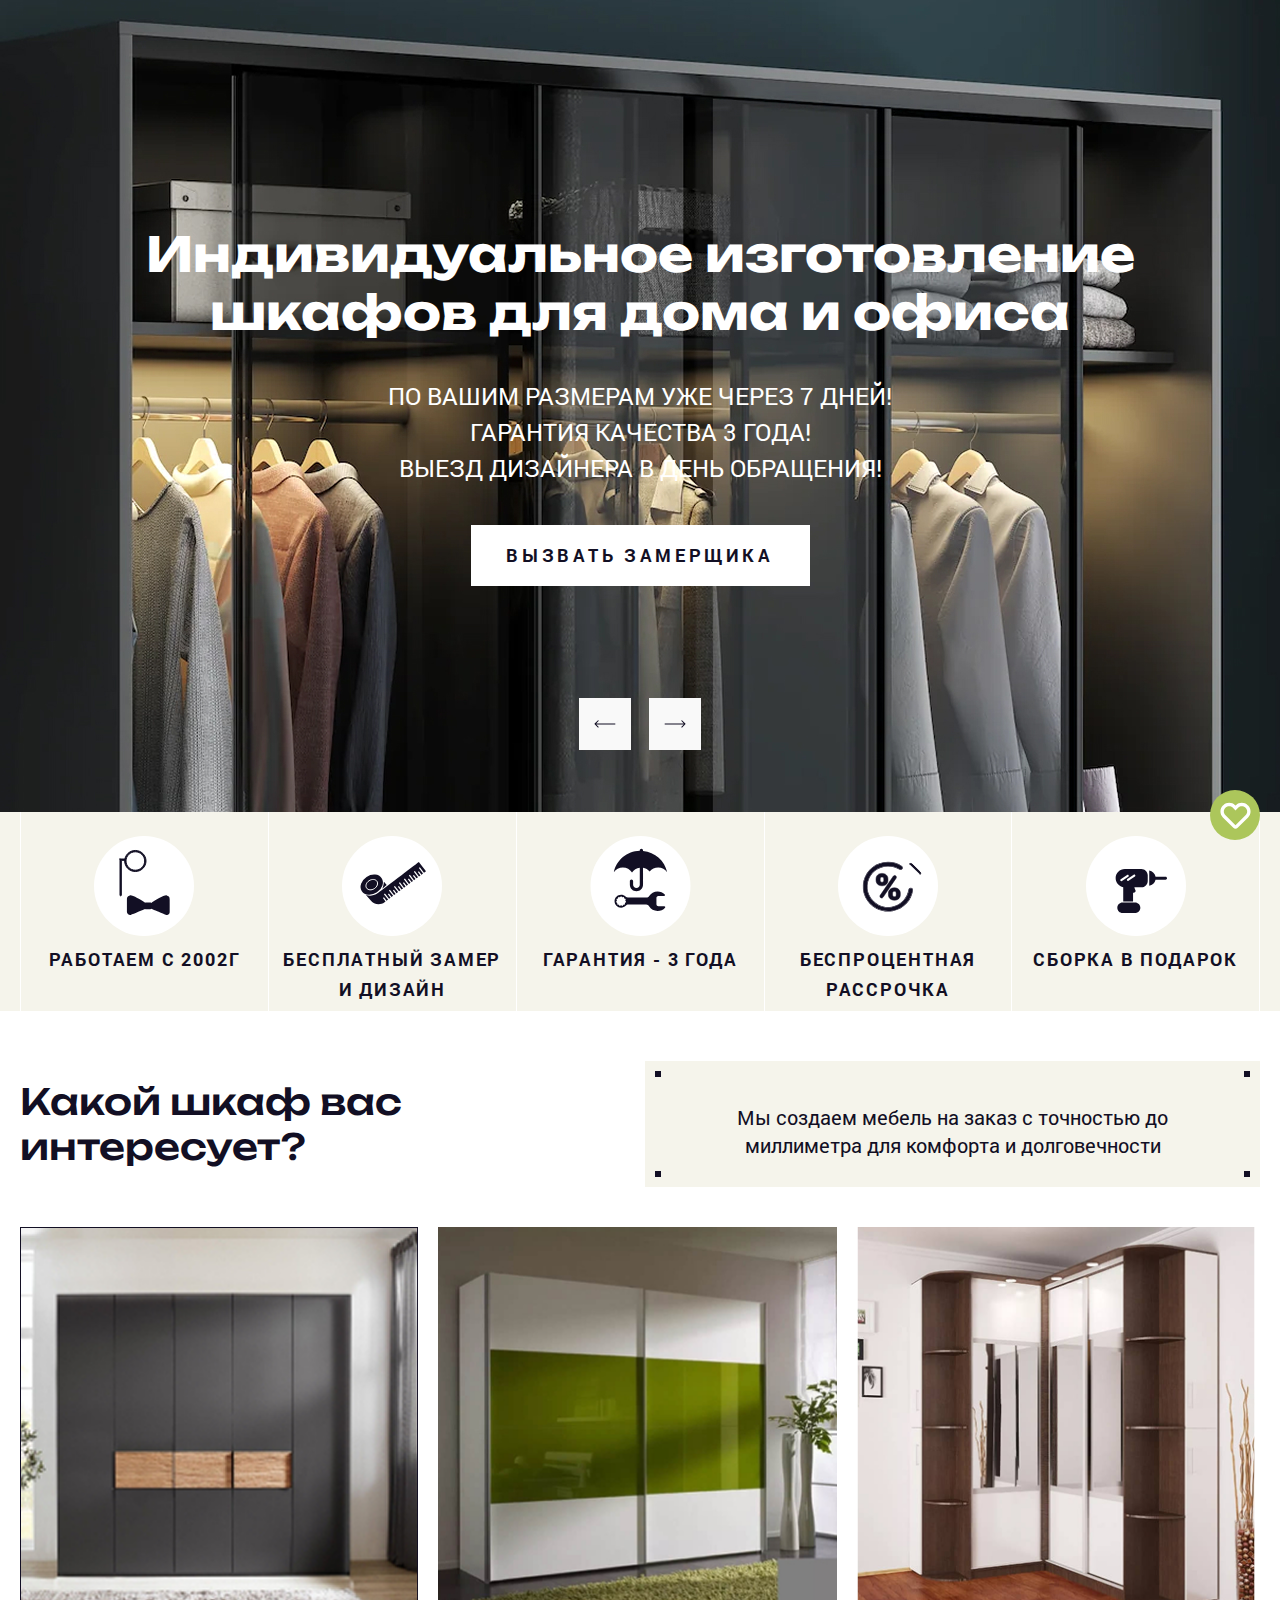
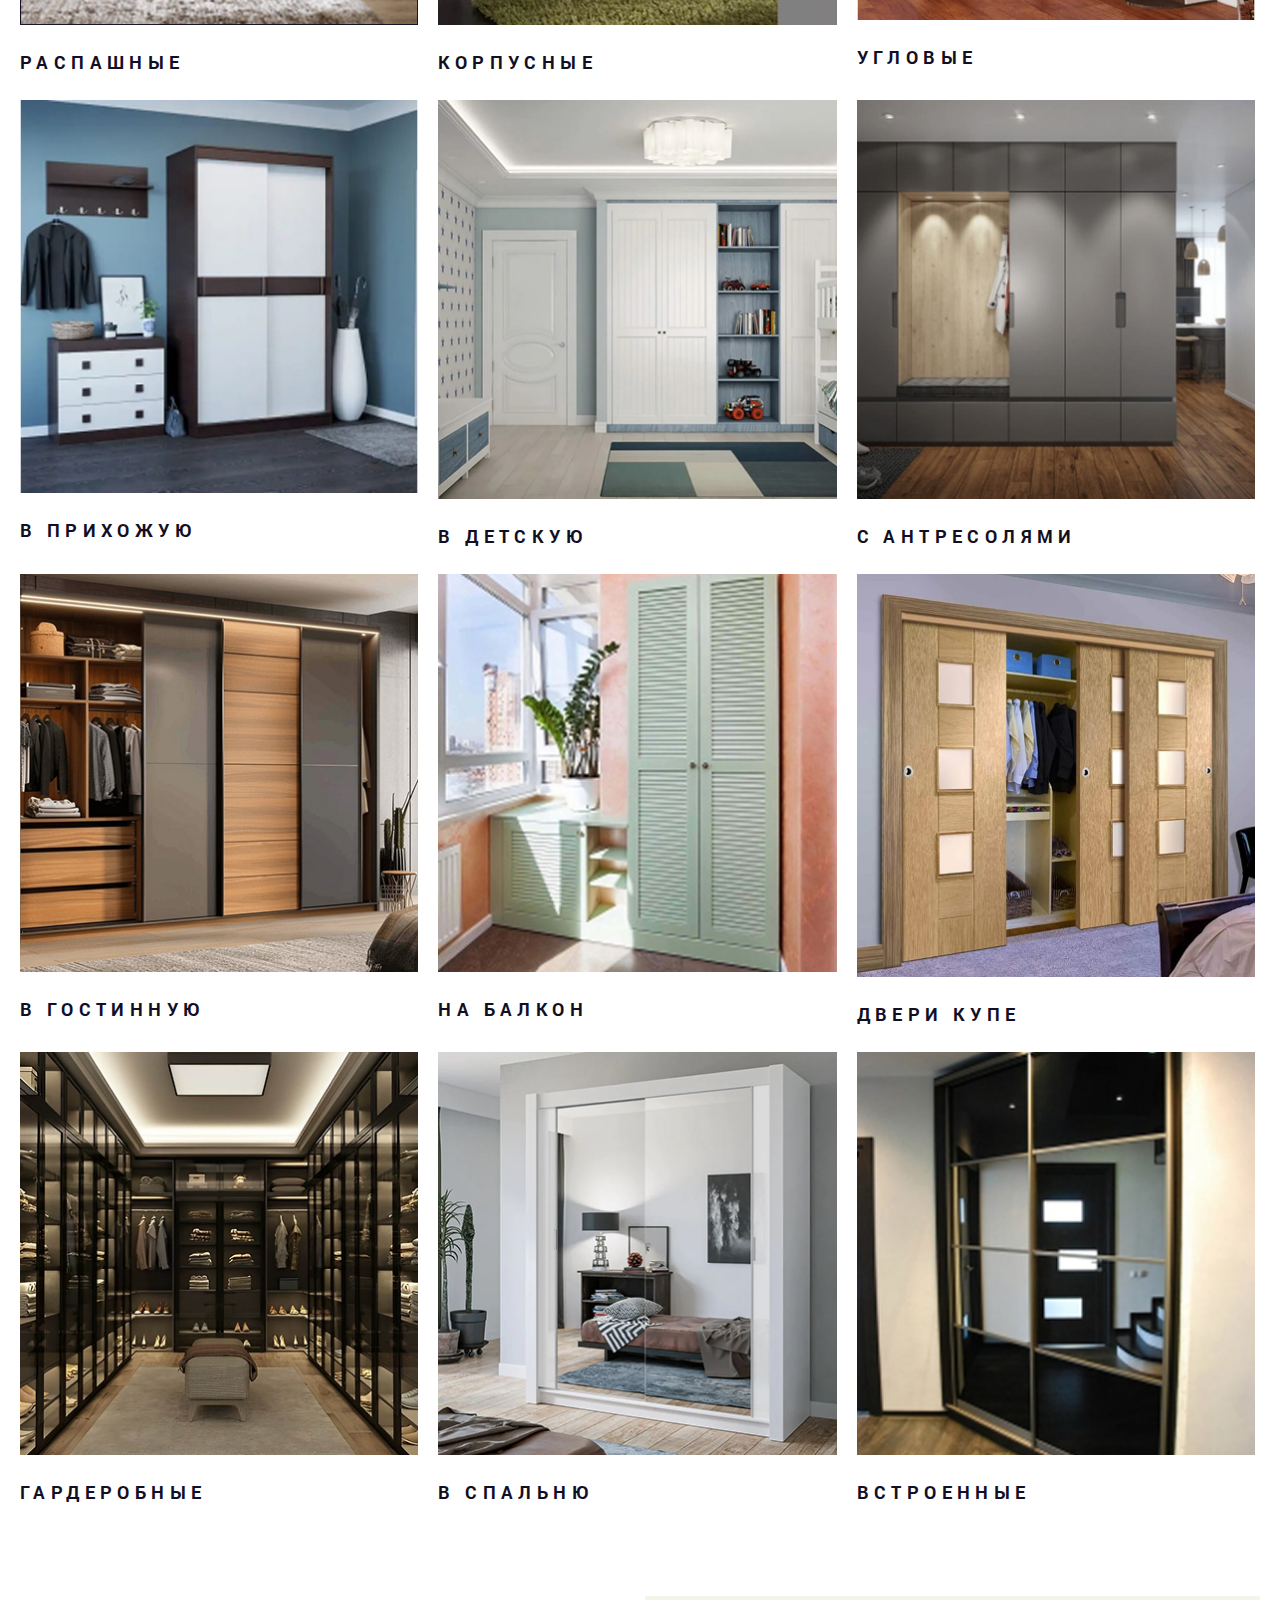
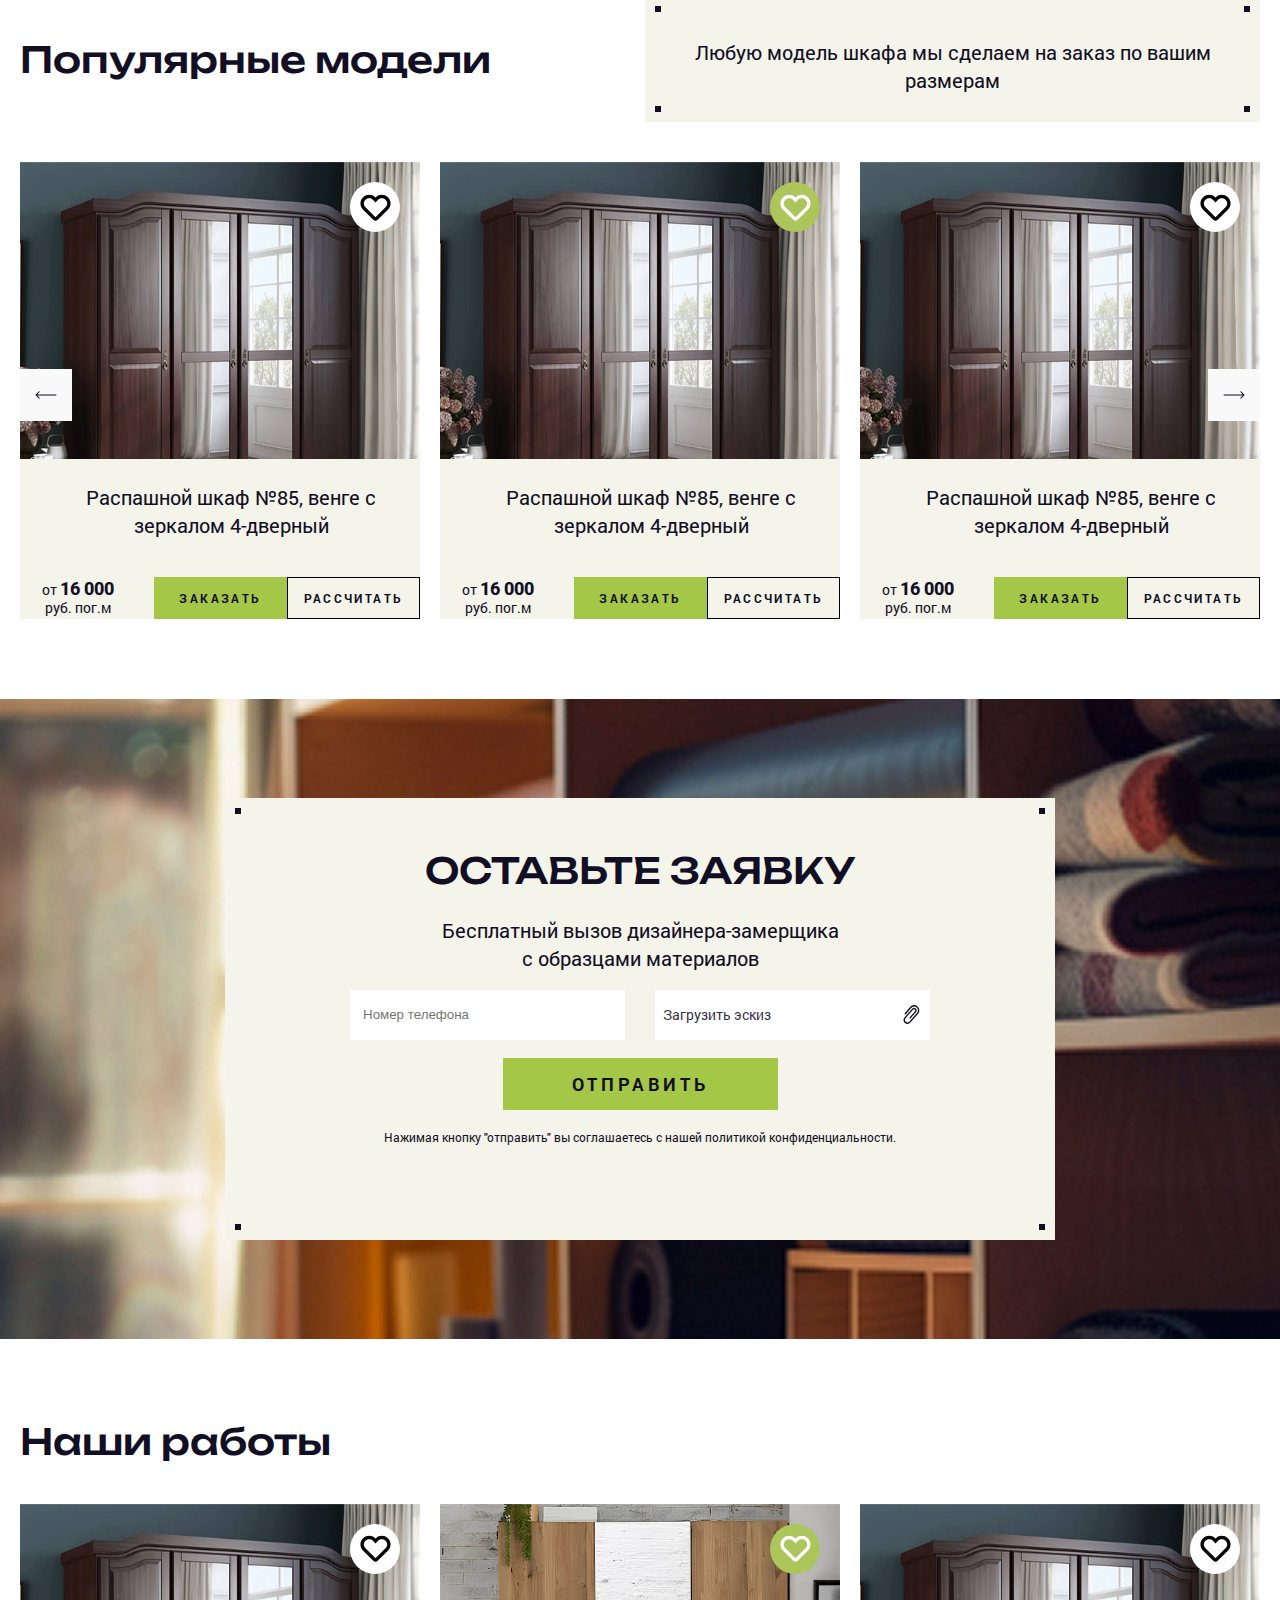
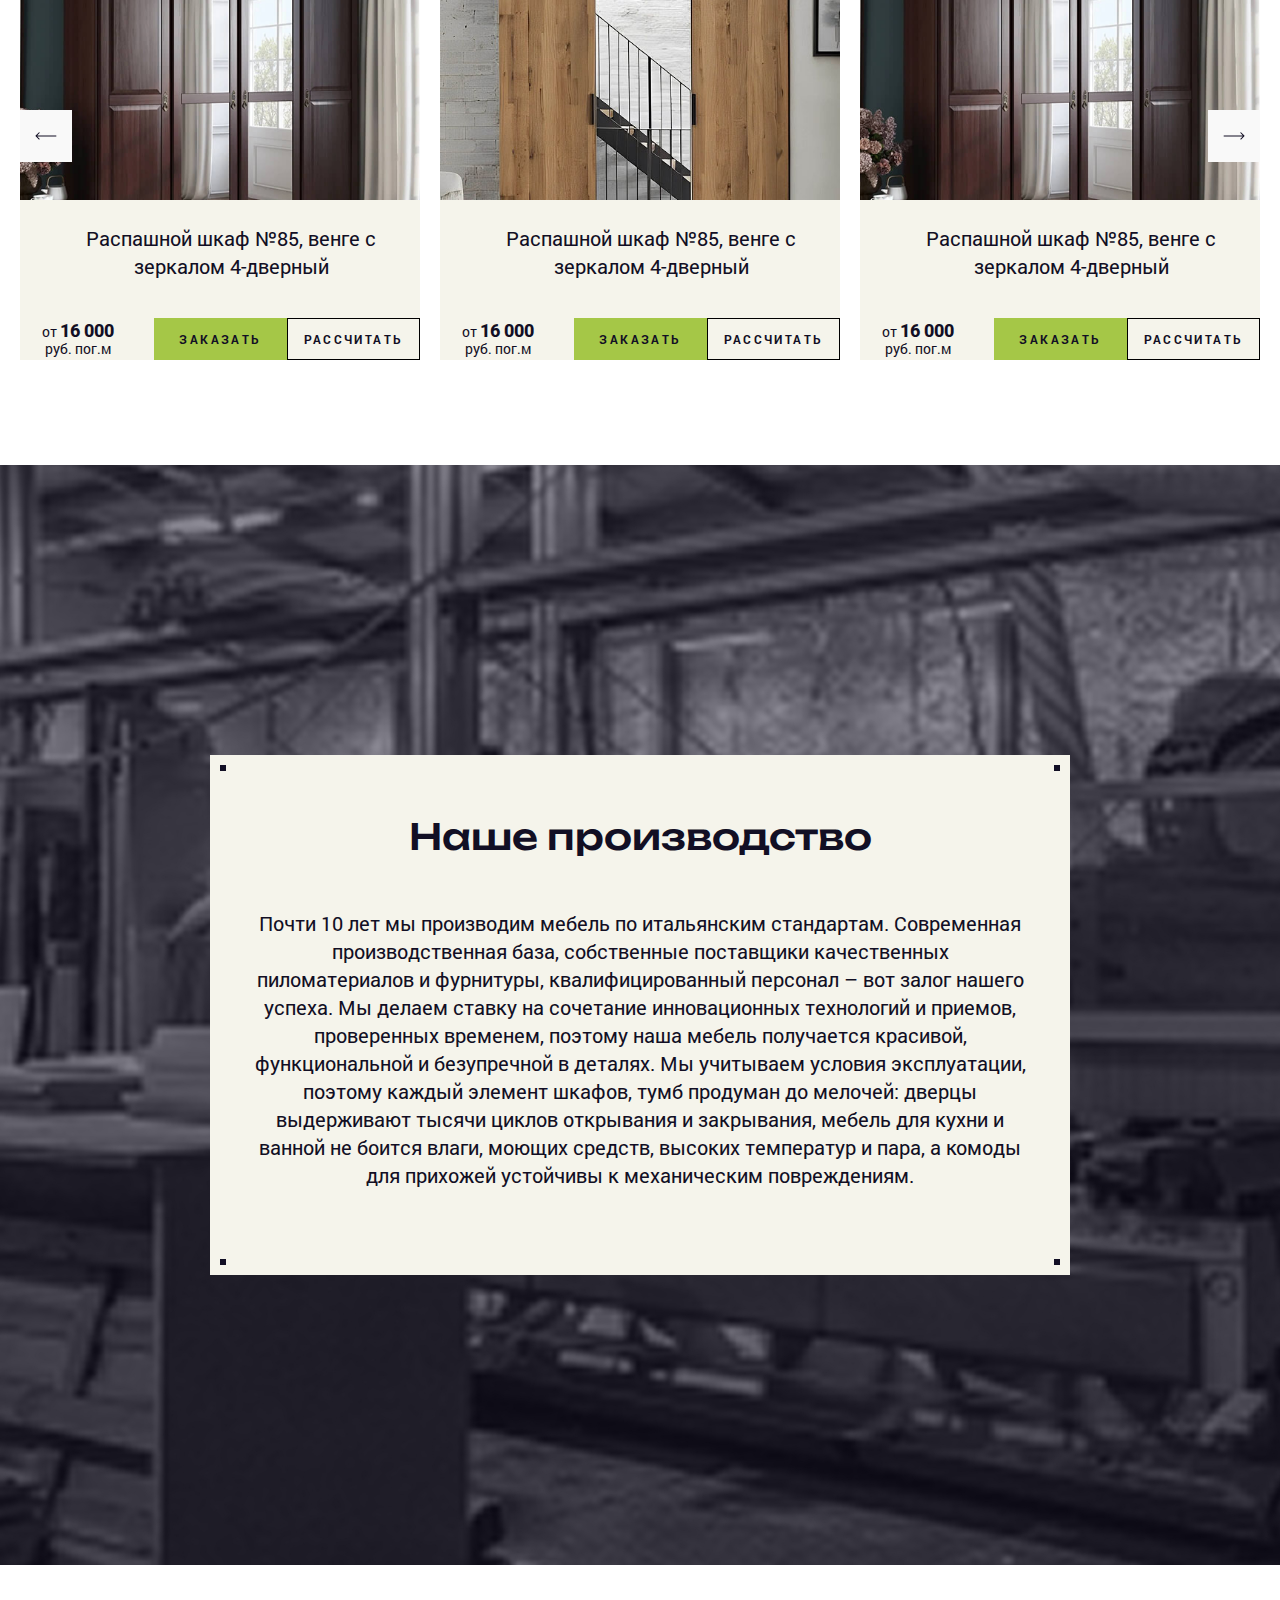
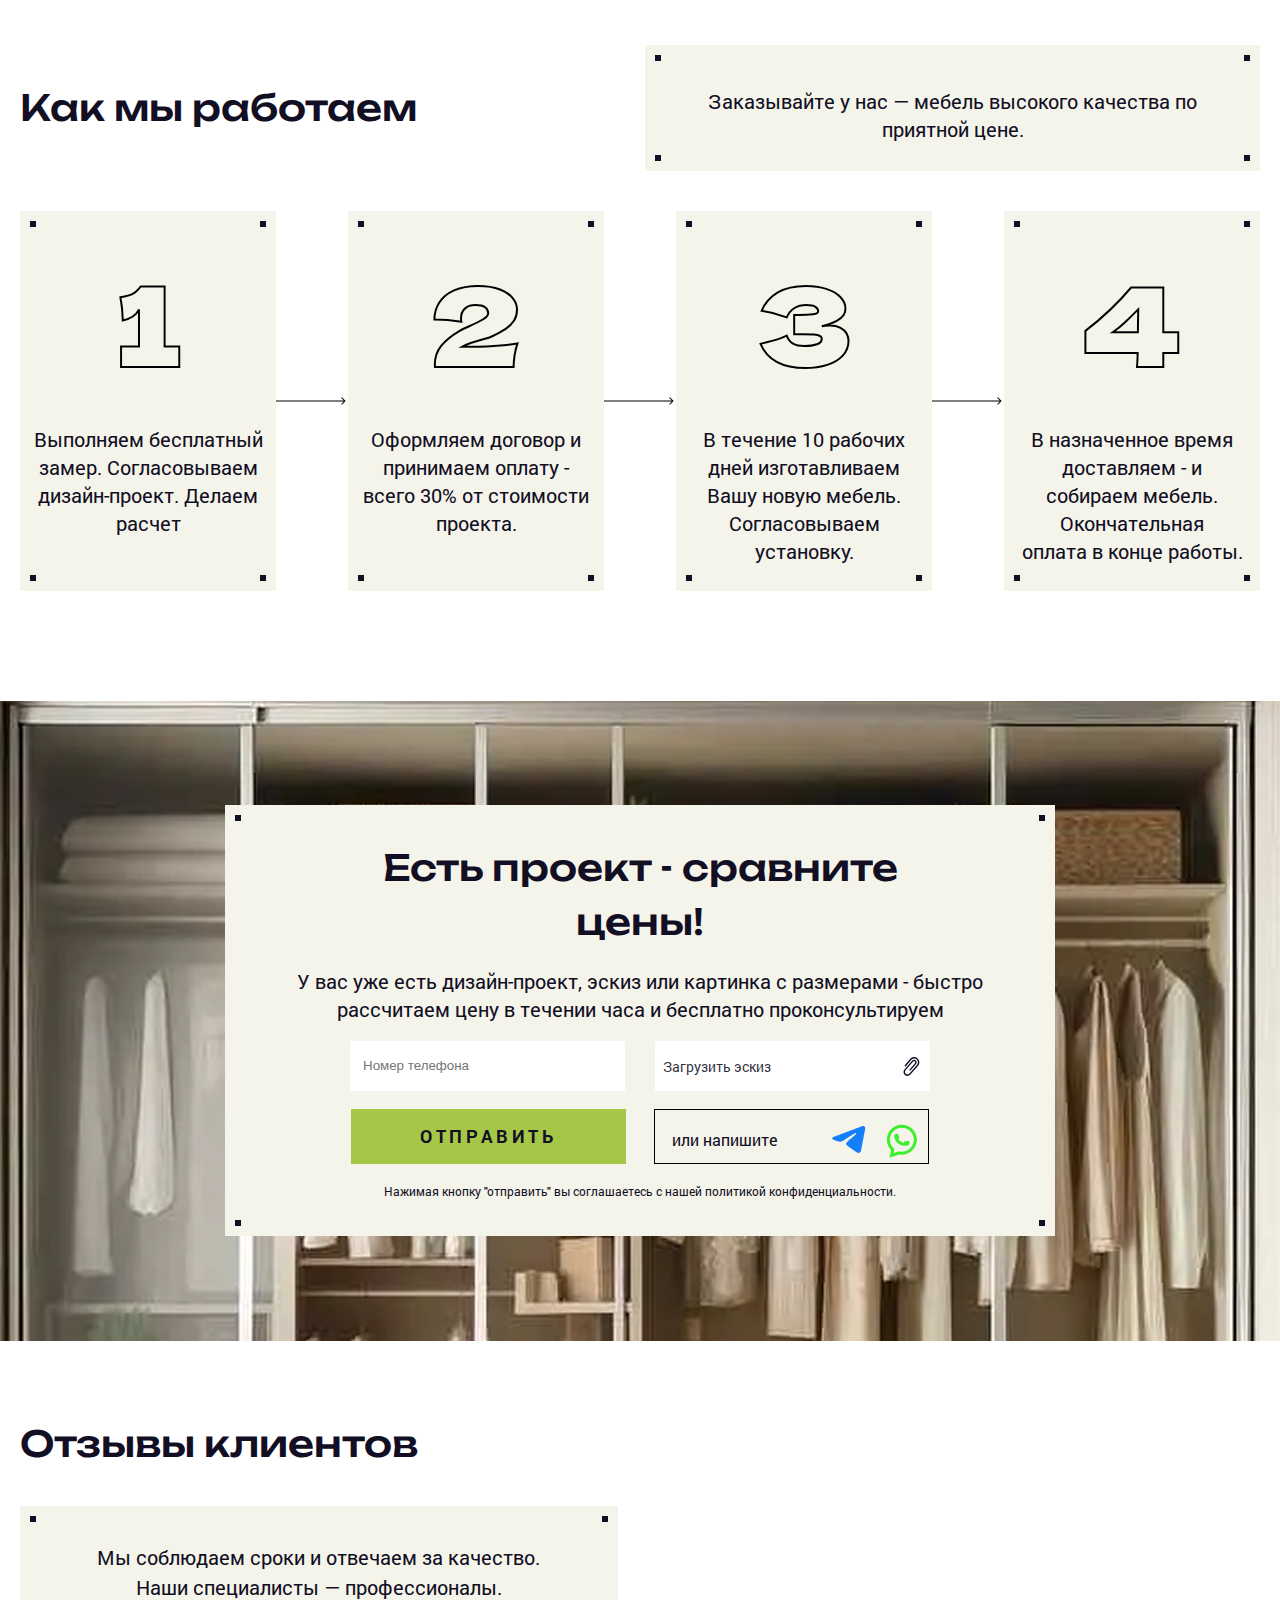
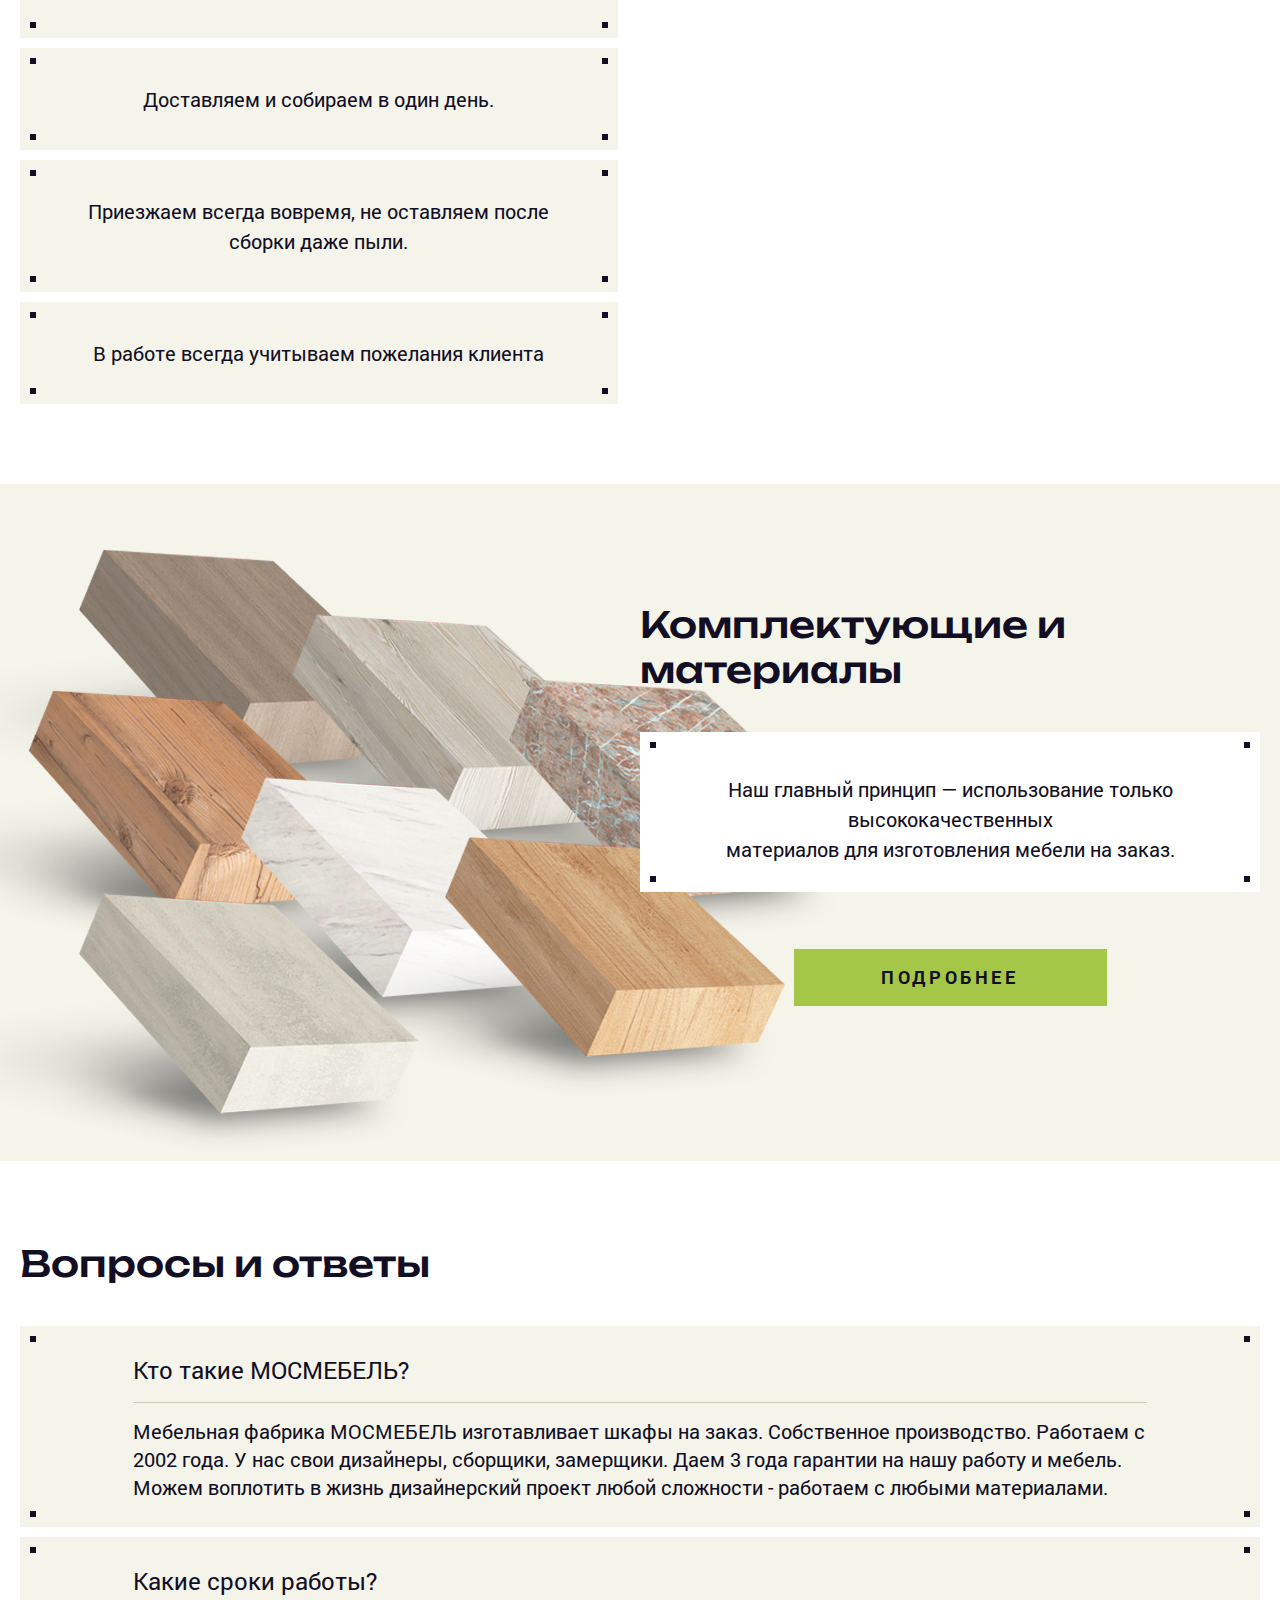
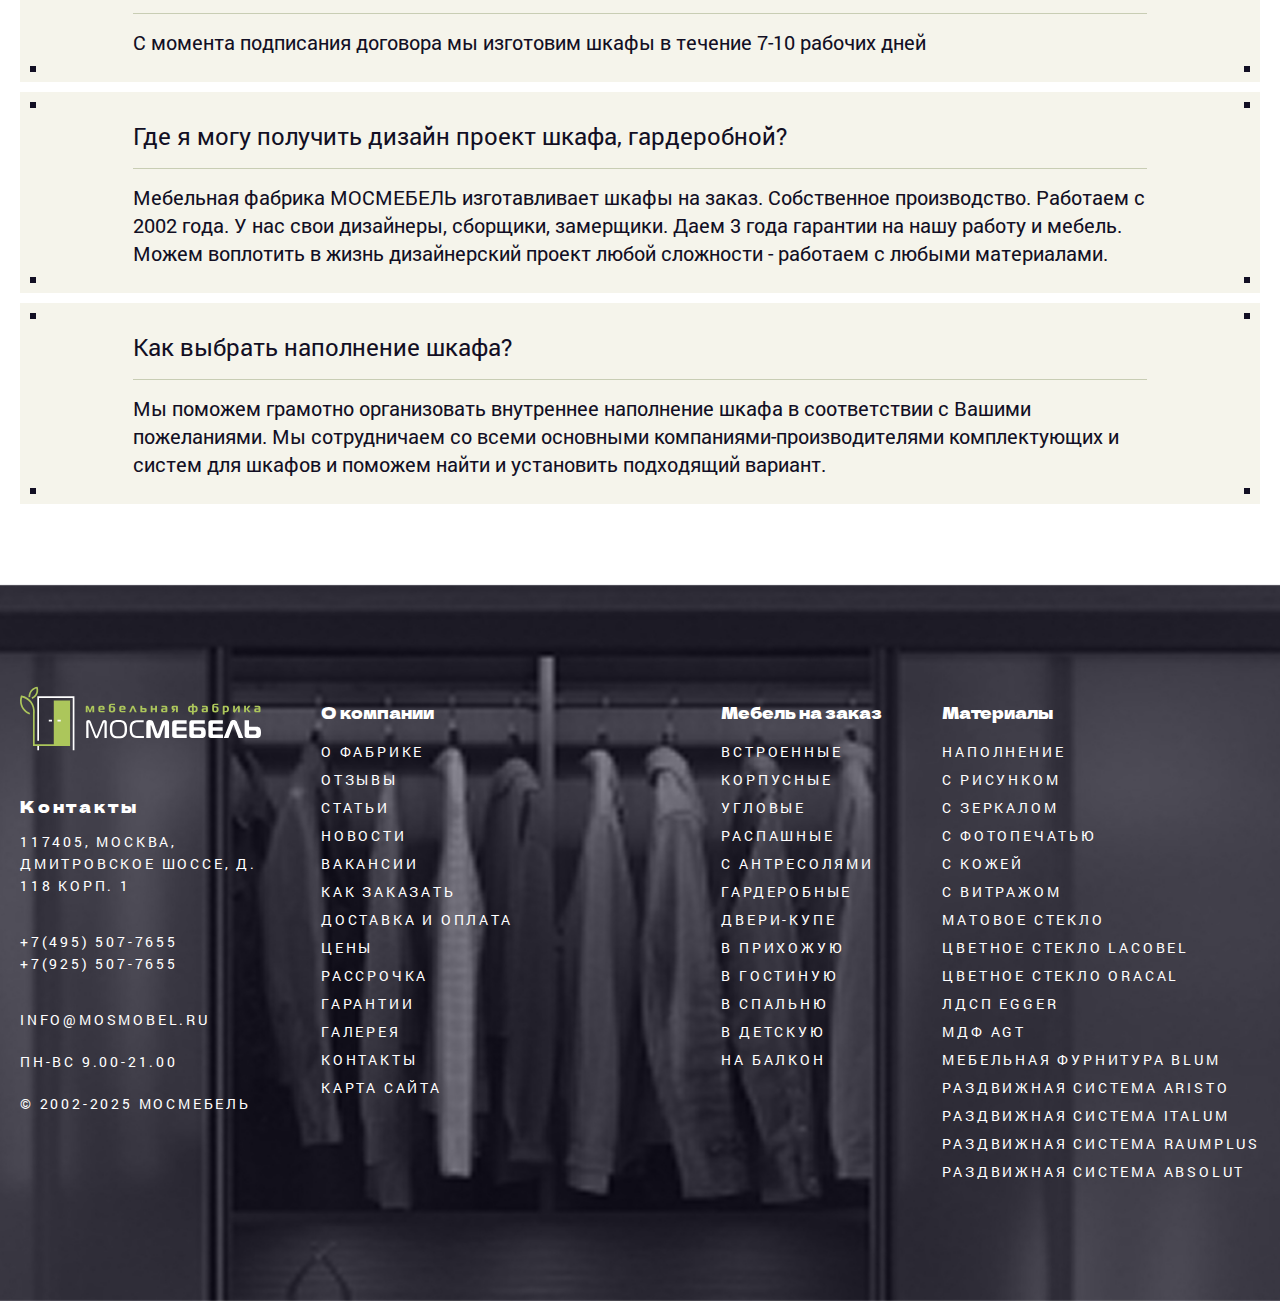
<file: index.html>
<!DOCTYPE html>
<html lang="ru">
  <head>
    <meta charset="UTF-8" />
    <meta http-equiv="X-UA-Compatible" content="IE=edge" />
    <meta name="viewport" content="width=device-width, initial-scale=1" />
    <base href="/" />
    <link rel="preconnect" href="https://fonts.googleapis.com" />
    <link rel="preconnect" href="https://fonts.gstatic.com" crossorigin />
    <link
      href="https://fonts.googleapis.com/css2?family=Playfair+Display:ital,wght@0,400..900;1,400..900&family=Roboto:ital,wght@0,100..900;1,100..900&display=swap"
      rel="stylesheet"
    />
    <link rel="stylesheet" href="/assets/libs/swiper/swiper-bundle.min.css" />
    <link rel="stylesheet" href="/assets/fonts/fonts.css" />
    <link rel="stylesheet" href="/assets/css/main.css" />
    <title>Document</title>
  </head>

  <body>
    <header>
      <div class="c-container"></div>
    </header>

    <section class="main-banner-wrap">
      <div class="main-banner js-main-banner swiper">
        <div class="swiper-wrapper">
          <div
            class="main-banner-item swiper-slide"
            style="background-image: url(/assets/img/main-banner.jpg)"
          >
            <div class="c-container">
              <div class="main-banner-content">
                <div class="main-banner-title">
                  Индивидуальное изготовление шкафов для дома и офиса
                </div>
                <div class="main-banner-list">
                  <div class="main-banner-list-item">
                    по вашим размерам уже через 7 дней!
                  </div>
                  <div class="main-banner-list-item">
                    гарантия качества 3 года!
                  </div>
                  <div class="main-banner-list-item">
                    выезд дизайнера в день обращения!
                  </div>
                </div>
                <a href="#" class="main-banner-btn">вызвать замерщика</a>
              </div>
            </div>
          </div>

          <div class="main-banner-item swiper-slide">
            <div class="c-container">
              <div class="main-banner-content">
                <div class="main-banner-title"></div>
                <div class="main-banner-list">
                  <div class="main-banner-list-item">23423</div>
                  <div class="main-banner-list-item">23423</div>
                  <div class="main-banner-list-item">23423</div>
                </div>
                <a href="#" class="main-banner-btn">sdfsdfdsf</a>
              </div>
            </div>
          </div>

          <div class="main-banner-item swiper-slide">
            <div class="c-container">
              <div class="main-banner-content">
                <div class="main-banner-title"></div>
                <div class="main-banner-list">
                  <div class="main-banner-list-item">
                    по вашим размерам уже через 7 дней!
                  </div>
                  <div class="main-banner-list-item">
                    гарантия качества 3 года!
                  </div>
                  <div class="main-banner-list-item">
                    выезд дизайнера в день обращения!
                  </div>
                </div>
                <a href="#" class="main-banner-btn">sdfsdfdsf</a>
              </div>
            </div>
          </div>
        </div>
        <div class="main-banner-nav">
          <div class="swiper-arrow swiper-arrow-prev">
            <svg
              width="22"
              height="8"
              viewBox="0 0 22 8"
              fill="none"
              xmlns="http://www.w3.org/2000/svg"
            >
              <path
                d="M21 3.41919C21.2761 3.41919 21.5 3.64305 21.5 3.91919C21.5 4.19533 21.2761 4.41919 21 4.41919V3.41919ZM0.646446 4.27274C0.451185 4.07748 0.451185 3.7609 0.646446 3.56564L3.82843 0.383656C4.02369 0.188393 4.34027 0.188393 4.53553 0.383656C4.7308 0.578918 4.7308 0.8955 4.53553 1.09076L1.70711 3.91919L4.53553 6.74762C4.7308 6.94288 4.7308 7.25946 4.53553 7.45472C4.34027 7.64999 4.02369 7.64999 3.82843 7.45472L0.646446 4.27274ZM21 4.41919H1V3.41919H21V4.41919Z"
                fill="#120F24"
              />
            </svg>
          </div>
          <div class="swiper-arrow swiper-arrow-next">
            <svg
              width="22"
              height="8"
              viewBox="0 0 22 8"
              fill="none"
              xmlns="http://www.w3.org/2000/svg"
            >
              <path
                d="M1 3.41919C0.723858 3.41919 0.5 3.64305 0.5 3.91919C0.5 4.19533 0.723858 4.41919 1 4.41919V3.41919ZM21.3536 4.27274C21.5488 4.07748 21.5488 3.7609 21.3536 3.56564L18.1716 0.383656C17.9763 0.188393 17.6597 0.188393 17.4645 0.383656C17.2692 0.578918 17.2692 0.8955 17.4645 1.09076L20.2929 3.91919L17.4645 6.74762C17.2692 6.94288 17.2692 7.25946 17.4645 7.45472C17.6597 7.64999 17.9763 7.64999 18.1716 7.45472L21.3536 4.27274ZM1 4.41919H21V3.41919H1V4.41919Z"
                fill="#120F24"
              />
            </svg>
          </div>
        </div>
      </div>
    </section>

    <section class="inform-about-company">
      <div class="c-container">
        <div class="inform-list">
          <div class="inform-list-item">
            <div class="inform-list-item-img">
              <img src="/assets/img/Untitled1.svg" alt="Работаем с 2002г" />
            </div>
            <div class="inform-list-item-text">Работаем с 2002г</div>
          </div>
          <div class="inform-list-item">
            <div class="inform-list-item-img">
              <img
                src="/assets/img/Untitled2.svg"
                alt="Бесплатный замер и дизайн"
              />
            </div>
            <div class="inform-list-item-text">Бесплатный замер и дизайн</div>
          </div>
          <div class="inform-list-item">
            <div class="inform-list-item-img">
              <img src="/assets/img/Untitled3.svg" alt="Гарантия - 3 года" />
            </div>
            <div class="inform-list-item-text">Гарантия - 3 года</div>
          </div>
          <div class="inform-list-item">
            <div class="inform-list-item-img">
              <img
                src="/assets/img/Untitled4.svg"
                alt="Беспроцентная рассрочка"
              />
            </div>
            <div class="inform-list-item-text">Беспроцентная рассрочка</div>
          </div>
          <div class="inform-list-item">
            <div class="inform-list-item-img">
              <img src="/assets/img/Untitled5.svg" alt="Сборка в подарок" />
            </div>
            <div class="inform-list-item-text">Сборка в подарок</div>
          </div>
        </div>
      </div>
    </section>

    <section class="main-categories-wrap">
      <div class="c-container">
        <div class="s-title-wrap">
          <h2 class="s-title">Какой шкаф вас интересует?</h2>
          <div class="s-desc use-dots">
            <div class="s-desc-text">
              Мы создаем мебель на заказ с точностью до миллиметра для комфорта
              и долговечности
            </div>
          </div>
        </div>

        <div class="main-categories">
          <a href="#" class="main-categories-item">
            <div class="main-categories-item-img">
              <img src="/assets/img/categories1.png" alt="Распашные" />
            </div>
            <div class="main-categories-item-title-wrap">
              <div class="main-categories-item-title">
                Распашные
                <span class="c-arrrow">
                  <svg
                    width="22"
                    height="8"
                    viewBox="0 0 22 8"
                    fill="none"
                    xmlns="http://www.w3.org/2000/svg"
                  >
                    <path
                      d="M1 3.41919C0.723858 3.41919 0.5 3.64305 0.5 3.91919C0.5 4.19533 0.723858 4.41919 1 4.41919V3.41919ZM21.3536 4.27274C21.5488 4.07748 21.5488 3.7609 21.3536 3.56564L18.1716 0.383656C17.9763 0.188393 17.6597 0.188393 17.4645 0.383656C17.2692 0.578918 17.2692 0.8955 17.4645 1.09076L20.2929 3.91919L17.4645 6.74762C17.2692 6.94288 17.2692 7.25946 17.4645 7.45472C17.6597 7.64999 17.9763 7.64999 18.1716 7.45472L21.3536 4.27274ZM1 4.41919H21V3.41919H1V4.41919Z"
                      fill="#ffffff"
                    />
                  </svg>
                </span>
              </div>
            </div>
          </a>
          <a href="#" class="main-categories-item">
            <div class="main-categories-item-img">
              <img src="/assets/img/categories2.png" alt="Распашные" />
            </div>
            <div class="main-categories-item-title-wrap">
              <div class="main-categories-item-title">
                Корпусные
                <span class="c-arrrow">
                  <svg
                    width="22"
                    height="8"
                    viewBox="0 0 22 8"
                    fill="none"
                    xmlns="http://www.w3.org/2000/svg"
                  >
                    <path
                      d="M1 3.41919C0.723858 3.41919 0.5 3.64305 0.5 3.91919C0.5 4.19533 0.723858 4.41919 1 4.41919V3.41919ZM21.3536 4.27274C21.5488 4.07748 21.5488 3.7609 21.3536 3.56564L18.1716 0.383656C17.9763 0.188393 17.6597 0.188393 17.4645 0.383656C17.2692 0.578918 17.2692 0.8955 17.4645 1.09076L20.2929 3.91919L17.4645 6.74762C17.2692 6.94288 17.2692 7.25946 17.4645 7.45472C17.6597 7.64999 17.9763 7.64999 18.1716 7.45472L21.3536 4.27274ZM1 4.41919H21V3.41919H1V4.41919Z"
                      fill="#ffffff"
                    />
                  </svg>
                </span>
              </div>
            </div>
          </a>
          <a class="main-categories-item">
            <div class="main-categories-item-img">
              <img src="/assets/img/categories3.png" alt="Угловые" />
            </div>
            <div class="main-categories-item-title-wrap">
              <div class="main-categories-item-title">
                Угловые
                <span class="c-arrrow">
                  <svg
                    width="22"
                    height="8"
                    viewBox="0 0 22 8"
                    fill="none"
                    xmlns="http://www.w3.org/2000/svg"
                  >
                    <path
                      d="M1 3.41919C0.723858 3.41919 0.5 3.64305 0.5 3.91919C0.5 4.19533 0.723858 4.41919 1 4.41919V3.41919ZM21.3536 4.27274C21.5488 4.07748 21.5488 3.7609 21.3536 3.56564L18.1716 0.383656C17.9763 0.188393 17.6597 0.188393 17.4645 0.383656C17.2692 0.578918 17.2692 0.8955 17.4645 1.09076L20.2929 3.91919L17.4645 6.74762C17.2692 6.94288 17.2692 7.25946 17.4645 7.45472C17.6597 7.64999 17.9763 7.64999 18.1716 7.45472L21.3536 4.27274ZM1 4.41919H21V3.41919H1V4.41919Z"
                      fill="#ffffff"
                    />
                  </svg>
                </span>
              </div>
            </div>
          </a>
          <a class="main-categories-item">
            <div class="main-categories-item-img">
              <img src="/assets/img/categories4.png" alt="В прихожую" />
            </div>
            <div class="main-categories-item-title-wrap">
              <div class="main-categories-item-title">
                В прихожую
                <span class="c-arrrow">
                  <svg
                    width="22"
                    height="8"
                    viewBox="0 0 22 8"
                    fill="none"
                    xmlns="http://www.w3.org/2000/svg"
                  >
                    <path
                      d="M1 3.41919C0.723858 3.41919 0.5 3.64305 0.5 3.91919C0.5 4.19533 0.723858 4.41919 1 4.41919V3.41919ZM21.3536 4.27274C21.5488 4.07748 21.5488 3.7609 21.3536 3.56564L18.1716 0.383656C17.9763 0.188393 17.6597 0.188393 17.4645 0.383656C17.2692 0.578918 17.2692 0.8955 17.4645 1.09076L20.2929 3.91919L17.4645 6.74762C17.2692 6.94288 17.2692 7.25946 17.4645 7.45472C17.6597 7.64999 17.9763 7.64999 18.1716 7.45472L21.3536 4.27274ZM1 4.41919H21V3.41919H1V4.41919Z"
                      fill="#ffffff"
                    />
                  </svg>
                </span>
              </div>
            </div>
          </a>
          <a class="main-categories-item">
            <div class="main-categories-item-img">
              <img src="/assets/img/categories5.png" alt="В детскую" />
            </div>
            <div class="main-categories-item-title-wrap">
              <div class="main-categories-item-title">
                В детскую
                <span class="c-arrrow">
                  <svg
                    width="22"
                    height="8"
                    viewBox="0 0 22 8"
                    fill="none"
                    xmlns="http://www.w3.org/2000/svg"
                  >
                    <path
                      d="M1 3.41919C0.723858 3.41919 0.5 3.64305 0.5 3.91919C0.5 4.19533 0.723858 4.41919 1 4.41919V3.41919ZM21.3536 4.27274C21.5488 4.07748 21.5488 3.7609 21.3536 3.56564L18.1716 0.383656C17.9763 0.188393 17.6597 0.188393 17.4645 0.383656C17.2692 0.578918 17.2692 0.8955 17.4645 1.09076L20.2929 3.91919L17.4645 6.74762C17.2692 6.94288 17.2692 7.25946 17.4645 7.45472C17.6597 7.64999 17.9763 7.64999 18.1716 7.45472L21.3536 4.27274ZM1 4.41919H21V3.41919H1V4.41919Z"
                      fill="#ffffff"
                    />
                  </svg>
                </span>
              </div>
            </div>
          </a>
          <a class="main-categories-item">
            <div class="main-categories-item-img">
              <img src="/assets/img/categories6.png" alt="С антресолями" />
            </div>
            <div class="main-categories-item-title-wrap">
              <div class="main-categories-item-title">
                С антресолями
                <span class="c-arrrow">
                  <svg
                    width="22"
                    height="8"
                    viewBox="0 0 22 8"
                    fill="none"
                    xmlns="http://www.w3.org/2000/svg"
                  >
                    <path
                      d="M1 3.41919C0.723858 3.41919 0.5 3.64305 0.5 3.91919C0.5 4.19533 0.723858 4.41919 1 4.41919V3.41919ZM21.3536 4.27274C21.5488 4.07748 21.5488 3.7609 21.3536 3.56564L18.1716 0.383656C17.9763 0.188393 17.6597 0.188393 17.4645 0.383656C17.2692 0.578918 17.2692 0.8955 17.4645 1.09076L20.2929 3.91919L17.4645 6.74762C17.2692 6.94288 17.2692 7.25946 17.4645 7.45472C17.6597 7.64999 17.9763 7.64999 18.1716 7.45472L21.3536 4.27274ZM1 4.41919H21V3.41919H1V4.41919Z"
                      fill="#ffffff"
                    />
                  </svg>
                </span>
              </div>
            </div>
            <a class="main-categories-item">
              <div class="main-categories-item-img">
                <img src="/assets/img/categories7.png" alt="В гостинную" />
              </div>
              <div class="main-categories-item-title-wrap">
                <div class="main-categories-item-title">
                  В гостинную
                  <span class="c-arrrow">
                    <svg
                      width="22"
                      height="8"
                      viewBox="0 0 22 8"
                      fill="none"
                      xmlns="http://www.w3.org/2000/svg"
                    >
                      <path
                        d="M1 3.41919C0.723858 3.41919 0.5 3.64305 0.5 3.91919C0.5 4.19533 0.723858 4.41919 1 4.41919V3.41919ZM21.3536 4.27274C21.5488 4.07748 21.5488 3.7609 21.3536 3.56564L18.1716 0.383656C17.9763 0.188393 17.6597 0.188393 17.4645 0.383656C17.2692 0.578918 17.2692 0.8955 17.4645 1.09076L20.2929 3.91919L17.4645 6.74762C17.2692 6.94288 17.2692 7.25946 17.4645 7.45472C17.6597 7.64999 17.9763 7.64999 18.1716 7.45472L21.3536 4.27274ZM1 4.41919H21V3.41919H1V4.41919Z"
                        fill="#ffffff"
                      />
                    </svg>
                  </span>
                </div>
              </div>
            </a>
            <a class="main-categories-item">
              <div class="main-categories-item-img">
                <img src="/assets/img/categories8.png" alt="На балкон" />
              </div>
              <div class="main-categories-item-title-wrap">
                <div class="main-categories-item-title">
                  На балкон
                  <span class="c-arrrow">
                    <svg
                      width="22"
                      height="8"
                      viewBox="0 0 22 8"
                      fill="none"
                      xmlns="http://www.w3.org/2000/svg"
                    >
                      <path
                        d="M1 3.41919C0.723858 3.41919 0.5 3.64305 0.5 3.91919C0.5 4.19533 0.723858 4.41919 1 4.41919V3.41919ZM21.3536 4.27274C21.5488 4.07748 21.5488 3.7609 21.3536 3.56564L18.1716 0.383656C17.9763 0.188393 17.6597 0.188393 17.4645 0.383656C17.2692 0.578918 17.2692 0.8955 17.4645 1.09076L20.2929 3.91919L17.4645 6.74762C17.2692 6.94288 17.2692 7.25946 17.4645 7.45472C17.6597 7.64999 17.9763 7.64999 18.1716 7.45472L21.3536 4.27274ZM1 4.41919H21V3.41919H1V4.41919Z"
                        fill="#ffffff"
                      />
                    </svg>
                  </span>
                </div>
              </div>
            </a>
            <a class="main-categories-item">
              <div class="main-categories-item-img">
                <img src="/assets/img/categories9.png" alt="Двери купе" />
              </div>
              <div class="main-categories-item-title-wrap">
                <div class="main-categories-item-title">
                  Двери купе
                  <span class="c-arrrow">
                    <svg
                      width="22"
                      height="8"
                      viewBox="0 0 22 8"
                      fill="none"
                      xmlns="http://www.w3.org/2000/svg"
                    >
                      <path
                        d="M1 3.41919C0.723858 3.41919 0.5 3.64305 0.5 3.91919C0.5 4.19533 0.723858 4.41919 1 4.41919V3.41919ZM21.3536 4.27274C21.5488 4.07748 21.5488 3.7609 21.3536 3.56564L18.1716 0.383656C17.9763 0.188393 17.6597 0.188393 17.4645 0.383656C17.2692 0.578918 17.2692 0.8955 17.4645 1.09076L20.2929 3.91919L17.4645 6.74762C17.2692 6.94288 17.2692 7.25946 17.4645 7.45472C17.6597 7.64999 17.9763 7.64999 18.1716 7.45472L21.3536 4.27274ZM1 4.41919H21V3.41919H1V4.41919Z"
                        fill="#ffffff"
                      />
                    </svg>
                  </span>
                </div>
              </div>
            </a>
            <a class="main-categories-item">
              <div class="main-categories-item-img">
                <img src="/assets/img/categories10.png" alt="Гардеробные" />
              </div>
              <div class="main-categories-item-title-wrap">
                <div class="main-categories-item-title">
                  Гардеробные
                  <span class="c-arrrow">
                    <svg
                      width="22"
                      height="8"
                      viewBox="0 0 22 8"
                      fill="none"
                      xmlns="http://www.w3.org/2000/svg"
                    >
                      <path
                        d="M1 3.41919C0.723858 3.41919 0.5 3.64305 0.5 3.91919C0.5 4.19533 0.723858 4.41919 1 4.41919V3.41919ZM21.3536 4.27274C21.5488 4.07748 21.5488 3.7609 21.3536 3.56564L18.1716 0.383656C17.9763 0.188393 17.6597 0.188393 17.4645 0.383656C17.2692 0.578918 17.2692 0.8955 17.4645 1.09076L20.2929 3.91919L17.4645 6.74762C17.2692 6.94288 17.2692 7.25946 17.4645 7.45472C17.6597 7.64999 17.9763 7.64999 18.1716 7.45472L21.3536 4.27274ZM1 4.41919H21V3.41919H1V4.41919Z"
                        fill="#ffffff"
                      />
                    </svg>
                  </span>
                </div>
              </div>
            </a>
            <a class="main-categories-item">
              <div class="main-categories-item-img">
                <img src="/assets/img/categories11.png" alt="В спальню" />
              </div>
              <div class="main-categories-item-title-wrap">
                <div class="main-categories-item-title">
                  В спальню
                  <span class="c-arrrow">
                    <svg
                      width="22"
                      height="8"
                      viewBox="0 0 22 8"
                      fill="none"
                      xmlns="http://www.w3.org/2000/svg"
                    >
                      <path
                        d="M1 3.41919C0.723858 3.41919 0.5 3.64305 0.5 3.91919C0.5 4.19533 0.723858 4.41919 1 4.41919V3.41919ZM21.3536 4.27274C21.5488 4.07748 21.5488 3.7609 21.3536 3.56564L18.1716 0.383656C17.9763 0.188393 17.6597 0.188393 17.4645 0.383656C17.2692 0.578918 17.2692 0.8955 17.4645 1.09076L20.2929 3.91919L17.4645 6.74762C17.2692 6.94288 17.2692 7.25946 17.4645 7.45472C17.6597 7.64999 17.9763 7.64999 18.1716 7.45472L21.3536 4.27274ZM1 4.41919H21V3.41919H1V4.41919Z"
                        fill="#ffffff"
                      />
                    </svg>
                  </span>
                </div>
              </div>
            </a>
            <a class="main-categories-item">
              <div class="main-categories-item-img">
                <img src="/assets/img/categories12.png" alt="Встроенные" />
              </div>
              <div class="main-categories-item-title-wrap">
                <div class="main-categories-item-title">
                  Встроенные
                  <span class="c-arrrow">
                    <svg
                      width="22"
                      height="8"
                      viewBox="0 0 22 8"
                      fill="none"
                      xmlns="http://www.w3.org/2000/svg"
                    >
                      <path
                        d="M1 3.41919C0.723858 3.41919 0.5 3.64305 0.5 3.91919C0.5 4.19533 0.723858 4.41919 1 4.41919V3.41919ZM21.3536 4.27274C21.5488 4.07748 21.5488 3.7609 21.3536 3.56564L18.1716 0.383656C17.9763 0.188393 17.6597 0.188393 17.4645 0.383656C17.2692 0.578918 17.2692 0.8955 17.4645 1.09076L20.2929 3.91919L17.4645 6.74762C17.2692 6.94288 17.2692 7.25946 17.4645 7.45472C17.6597 7.64999 17.9763 7.64999 18.1716 7.45472L21.3536 4.27274ZM1 4.41919H21V3.41919H1V4.41919Z"
                        fill="#ffffff"
                      />
                    </svg>
                  </span>
                </div>
              </div>
            </a>
          </a>
        </div>
      </div>
    </section>

    <section class="main-popular-wrap">
      <div class="c-container">
        <div class="s-title-wrap">
          <h2 class="s-title">Популярные модели</h2>
          <div class="s-desc use-dots">
            <div class="s-desc-text">
              Любую модель шкафа мы сделаем на заказ по вашим размерам
            </div>
          </div>
        </div>

        <div class="main-popular js-main-popular swiper">
          <div class="swiper-wrapper">
            <div class="main-popular-item swiper-slide">
              <div class="main-popular-item-img">
                <img src="/assets/img/popular1.png" alt="Распашной шкаф" />
                <div class="main-popular-item-fav-btn">
                  <svg
                    width="31"
                    height="27"
                    viewBox="0 0 31 27"
                    fill="none"
                    xmlns="http://www.w3.org/2000/svg"
                  >
                    <path
                      fill-rule="evenodd"
                      clip-rule="evenodd"
                      d="M15.5 8.41177L12.6706 5.58236C10.7473 3.6591 7.62913 3.65911 5.70588 5.58236L5.27059 6.01765C3.34734 7.9409 3.34734 11.0591 5.27059 12.9824L15.5 23.2118L25.7294 12.9824C27.6527 11.0591 27.6527 7.9409 25.7294 6.01765L25.2941 5.58236C23.3709 3.65911 20.2527 3.6591 18.3294 5.58236L15.5 8.41177ZM2.87647 15.3765C-0.369014 12.131 -0.369013 6.86902 2.87647 3.62353L3.31177 3.18824C6.55725 -0.0572466 11.8192 -0.057248 15.0647 3.18824L15.5 3.62353L15.9353 3.18824C19.1808 -0.057248 24.4427 -0.0572466 27.6882 3.18824L28.1235 3.62353C31.369 6.86902 31.369 12.131 28.1235 15.3765L17.6765 25.8235C16.4744 27.0256 14.5256 27.0256 13.3235 25.8235L2.87647 15.3765Z"
                      fill="#000"
                    />
                  </svg>
                </div>
              </div>
              <div class="main-popular-item-wrap">
                <a href="" class="main-popular-item-title">
                  Распашной шкаф №85, венге с зеркалом 4-дверный
                </a>
                <div class="main-popular-item-row">
                  <div class="main-popular-item-price">
                    от <span>16 000</span> <br />руб. пог.м
                  </div>
                  <div class="main-popular-item-actions">
                    <a href="#" class="main-popular-item-btn">Заказать</a>
                    <a href="#" class="main-popular-item-btn-calc"
                      >Рассчитать</a
                    >
                  </div>
                </div>
              </div>
            </div>

            <div class="main-popular-item swiper-slide">
              <div class="main-popular-item-img">
                <img src="/assets/img/popular1.png" alt="Распашной шкаф" />
                <div class="main-popular-item-fav-btn active">
                  <svg
                    width="31"
                    height="27"
                    viewBox="0 0 31 27"
                    fill="none"
                    xmlns="http://www.w3.org/2000/svg"
                  >
                    <path
                      fill-rule="evenodd"
                      clip-rule="evenodd"
                      d="M15.5 8.41177L12.6706 5.58236C10.7473 3.6591 7.62913 3.65911 5.70588 5.58236L5.27059 6.01765C3.34734 7.9409 3.34734 11.0591 5.27059 12.9824L15.5 23.2118L25.7294 12.9824C27.6527 11.0591 27.6527 7.9409 25.7294 6.01765L25.2941 5.58236C23.3709 3.65911 20.2527 3.6591 18.3294 5.58236L15.5 8.41177ZM2.87647 15.3765C-0.369014 12.131 -0.369013 6.86902 2.87647 3.62353L3.31177 3.18824C6.55725 -0.0572466 11.8192 -0.057248 15.0647 3.18824L15.5 3.62353L15.9353 3.18824C19.1808 -0.057248 24.4427 -0.0572466 27.6882 3.18824L28.1235 3.62353C31.369 6.86902 31.369 12.131 28.1235 15.3765L17.6765 25.8235C16.4744 27.0256 14.5256 27.0256 13.3235 25.8235L2.87647 15.3765Z"
                      fill="#000"
                    />
                  </svg>
                </div>
              </div>
              <div class="main-popular-item-wrap">
                <a href="" class="main-popular-item-title">
                  Распашной шкаф №85, венге с зеркалом 4-дверный
                </a>
                <div class="main-popular-item-row">
                  <div class="main-popular-item-price">
                    от <span>16 000</span> <br />руб. пог.м
                  </div>
                  <div class="main-popular-item-actions">
                    <a href="#" class="main-popular-item-btn">Заказать</a>
                    <a href="#" class="main-popular-item-btn-calc"
                      >Рассчитать</a
                    >
                  </div>
                </div>
              </div>
            </div>

            <div class="main-popular-item swiper-slide">
              <div class="main-popular-item-img">
                <img src="/assets/img/popular1.png" alt="Распашной шкаф" />
                <div class="main-popular-item-fav-btn">
                  <svg
                    width="31"
                    height="27"
                    viewBox="0 0 31 27"
                    fill="none"
                    xmlns="http://www.w3.org/2000/svg"
                  >
                    <path
                      fill-rule="evenodd"
                      clip-rule="evenodd"
                      d="M15.5 8.41177L12.6706 5.58236C10.7473 3.6591 7.62913 3.65911 5.70588 5.58236L5.27059 6.01765C3.34734 7.9409 3.34734 11.0591 5.27059 12.9824L15.5 23.2118L25.7294 12.9824C27.6527 11.0591 27.6527 7.9409 25.7294 6.01765L25.2941 5.58236C23.3709 3.65911 20.2527 3.6591 18.3294 5.58236L15.5 8.41177ZM2.87647 15.3765C-0.369014 12.131 -0.369013 6.86902 2.87647 3.62353L3.31177 3.18824C6.55725 -0.0572466 11.8192 -0.057248 15.0647 3.18824L15.5 3.62353L15.9353 3.18824C19.1808 -0.057248 24.4427 -0.0572466 27.6882 3.18824L28.1235 3.62353C31.369 6.86902 31.369 12.131 28.1235 15.3765L17.6765 25.8235C16.4744 27.0256 14.5256 27.0256 13.3235 25.8235L2.87647 15.3765Z"
                      fill="#000"
                    />
                  </svg>
                </div>
              </div>
              <div class="main-popular-item-wrap">
                <a href="" class="main-popular-item-title">
                  Распашной шкаф №85, венге с зеркалом 4-дверный
                </a>
                <div class="main-popular-item-row">
                  <div class="main-popular-item-price">
                    от <span>16 000</span> <br />руб. пог.м
                  </div>
                  <div class="main-popular-item-actions">
                    <a href="#" class="main-popular-item-btn">Заказать</a>
                    <a href="#" class="main-popular-item-btn-calc"
                      >Рассчитать</a
                    >
                  </div>
                </div>
              </div>
            </div>

            <div class="main-popular-item swiper-slide">
              <div class="main-popular-item-img">
                <img src="/assets/img/popular1.png" alt="Распашной шкаф" />
                <div class="main-popular-item-fav-btn">
                  <svg
                    width="31"
                    height="27"
                    viewBox="0 0 31 27"
                    fill="none"
                    xmlns="http://www.w3.org/2000/svg"
                  >
                    <path
                      fill-rule="evenodd"
                      clip-rule="evenodd"
                      d="M15.5 8.41177L12.6706 5.58236C10.7473 3.6591 7.62913 3.65911 5.70588 5.58236L5.27059 6.01765C3.34734 7.9409 3.34734 11.0591 5.27059 12.9824L15.5 23.2118L25.7294 12.9824C27.6527 11.0591 27.6527 7.9409 25.7294 6.01765L25.2941 5.58236C23.3709 3.65911 20.2527 3.6591 18.3294 5.58236L15.5 8.41177ZM2.87647 15.3765C-0.369014 12.131 -0.369013 6.86902 2.87647 3.62353L3.31177 3.18824C6.55725 -0.0572466 11.8192 -0.057248 15.0647 3.18824L15.5 3.62353L15.9353 3.18824C19.1808 -0.057248 24.4427 -0.0572466 27.6882 3.18824L28.1235 3.62353C31.369 6.86902 31.369 12.131 28.1235 15.3765L17.6765 25.8235C16.4744 27.0256 14.5256 27.0256 13.3235 25.8235L2.87647 15.3765Z"
                      fill="#000"
                    />
                  </svg>
                </div>
              </div>
              <div class="main-popular-item-wrap">
                <a href="" class="main-popular-item-title">
                  Распашной шкаф №85, венге с зеркалом 4-дверный
                </a>
                <div class="main-popular-item-row">
                  <div class="main-popular-item-price">
                    от <span>16 000</span> <br />руб. пог.м
                  </div>
                  <div class="main-popular-item-actions">
                    <a href="#" class="main-popular-item-btn">Заказать</a>
                    <a href="#" class="main-popular-item-btn-calc"
                      >Рассчитать</a
                    >
                  </div>
                </div>
              </div>
            </div>

            <div class="main-popular-item swiper-slide">
              <div class="main-popular-item-img">
                <img src="/assets/img/popular1.png" alt="Распашной шкаф" />
                <div class="main-popular-item-fav-btn">
                  <svg
                    width="31"
                    height="27"
                    viewBox="0 0 31 27"
                    fill="none"
                    xmlns="http://www.w3.org/2000/svg"
                  >
                    <path
                      fill-rule="evenodd"
                      clip-rule="evenodd"
                      d="M15.5 8.41177L12.6706 5.58236C10.7473 3.6591 7.62913 3.65911 5.70588 5.58236L5.27059 6.01765C3.34734 7.9409 3.34734 11.0591 5.27059 12.9824L15.5 23.2118L25.7294 12.9824C27.6527 11.0591 27.6527 7.9409 25.7294 6.01765L25.2941 5.58236C23.3709 3.65911 20.2527 3.6591 18.3294 5.58236L15.5 8.41177ZM2.87647 15.3765C-0.369014 12.131 -0.369013 6.86902 2.87647 3.62353L3.31177 3.18824C6.55725 -0.0572466 11.8192 -0.057248 15.0647 3.18824L15.5 3.62353L15.9353 3.18824C19.1808 -0.057248 24.4427 -0.0572466 27.6882 3.18824L28.1235 3.62353C31.369 6.86902 31.369 12.131 28.1235 15.3765L17.6765 25.8235C16.4744 27.0256 14.5256 27.0256 13.3235 25.8235L2.87647 15.3765Z"
                      fill="#000"
                    />
                  </svg>
                </div>
              </div>
              <div class="main-popular-item-wrap">
                <a href="" class="main-popular-item-title">
                  Распашной шкаф №85, венге с зеркалом 4-дверный
                </a>
                <div class="main-popular-item-row">
                  <div class="main-popular-item-price">
                    от <span>16 000</span> <br />руб. пог.м
                  </div>
                  <div class="main-popular-item-actions">
                    <a href="#" class="main-popular-item-btn">Заказать</a>
                    <a href="#" class="main-popular-item-btn-calc"
                      >Рассчитать</a
                    >
                  </div>
                </div>
              </div>
            </div>
          </div>
          <div class="swiper-button-prev">
            <svg
              width="22"
              height="8"
              viewBox="0 0 22 8"
              fill="none"
              xmlns="http://www.w3.org/2000/svg"
            >
              <path
                d="M21 3.41919C21.2761 3.41919 21.5 3.64305 21.5 3.91919C21.5 4.19533 21.2761 4.41919 21 4.41919V3.41919ZM0.646446 4.27274C0.451185 4.07748 0.451185 3.7609 0.646446 3.56564L3.82843 0.383656C4.02369 0.188393 4.34027 0.188393 4.53553 0.383656C4.7308 0.578918 4.7308 0.8955 4.53553 1.09076L1.70711 3.91919L4.53553 6.74762C4.7308 6.94288 4.7308 7.25946 4.53553 7.45472C4.34027 7.64999 4.02369 7.64999 3.82843 7.45472L0.646446 4.27274ZM21 4.41919H1V3.41919H21V4.41919Z"
                fill="#120F24"
              ></path>
            </svg>
          </div>
          <div class="swiper-button-next">
            <svg
              width="22"
              height="8"
              viewBox="0 0 22 8"
              fill="none"
              xmlns="http://www.w3.org/2000/svg"
            >
              <path
                d="M1 3.41919C0.723858 3.41919 0.5 3.64305 0.5 3.91919C0.5 4.19533 0.723858 4.41919 1 4.41919V3.41919ZM21.3536 4.27274C21.5488 4.07748 21.5488 3.7609 21.3536 3.56564L18.1716 0.383656C17.9763 0.188393 17.6597 0.188393 17.4645 0.383656C17.2692 0.578918 17.2692 0.8955 17.4645 1.09076L20.2929 3.91919L17.4645 6.74762C17.2692 6.94288 17.2692 7.25946 17.4645 7.45472C17.6597 7.64999 17.9763 7.64999 18.1716 7.45472L21.3536 4.27274ZM1 4.41919H21V3.41919H1V4.41919Z"
                fill="#120F24"
              ></path>
            </svg>
          </div>
        </div>
      </div>
    </section>

    <section class="main-requests">
      <div class="c-container">
        <div class="main-requests-form-wrap use-dots">
          <div class="main-requests-form-title">Оставьте заявку</div>
          <div class="main-requests-form-desc">
            Бесплатный вызов дизайнера-замерщика с образцами материалов
          </div>
          <form action="#" class="main-requests-form ajax_form">
            <div class="main-requests-form-row">
              <label class="main-requests-form-field">
                <input
                  type="tel"
                  placeholder="Номер телефона"
                  name="phone"
                  class="main-requests-form-input"
                />
              </label>
              <label
                class="main-requests-form-field main-requests-form-file-field"
              >
                <input type="file" name="file" />
                <span>Загрузить эскиз</span>
                <svg
                  width="22"
                  height="23"
                  viewBox="0 0 22 23"
                  fill="none"
                  xmlns="http://www.w3.org/2000/svg"
                >
                  <path
                    fill-rule="evenodd"
                    clip-rule="evenodd"
                    d="M16.6713 4.48099C15.1055 3.11073 12.7425 3.24968 11.3933 4.79134L5.83362 11.1442C5.57775 11.4366 5.12959 11.463 4.83264 11.2031C4.53568 10.9432 4.50239 10.4955 4.75826 10.2031L10.318 3.85024C12.1789 1.72381 15.4382 1.53216 17.5979 3.42217C19.7576 5.31218 19.9997 8.56815 18.1388 10.6946L10.3678 19.5742C8.96048 21.1823 6.49561 21.3272 4.86237 19.8979C3.22913 18.4686 3.046 16.0063 4.45334 14.3982L12.119 5.63887C13.0611 4.56236 14.7111 4.46534 15.8045 5.42216C16.8978 6.37898 17.0204 8.02731 16.0783 9.10382L10.6239 15.3364C10.368 15.6288 9.91983 15.6551 9.62287 15.3952C9.32592 15.1354 9.29263 14.6877 9.5485 14.3953L15.0029 8.16272C15.4333 7.67098 15.3773 6.91804 14.8778 6.48097C14.3784 6.04391 13.6247 6.08823 13.1944 6.57996L5.52869 15.3393C4.63312 16.3626 4.74966 17.9295 5.78899 18.8391C6.82832 19.7487 8.39688 19.6564 9.29245 18.6331L17.0634 9.75348C18.4126 8.21182 18.237 5.85125 16.6713 4.48099Z"
                    fill="#120F24"
                  />
                </svg>
              </label>
            </div>
            <div class="main-requests-form-actions">
              <button class="main-requests-form-btn">Отправить</button>
            </div>
            <div class="main-requests-form-check">
              Нажимая кнопку "отправить" вы соглашаетесь с нашей политикой
              конфиденциальности.
            </div>
          </form>
        </div>
      </div>
    </section>

    <section class="main-popular-wrap">
      <div class="c-container">
        <div class="s-title-wrap">
          <h2 class="s-title">Наши работы</h2>
        </div>

        <div class="main-popular js-main-popular swiper">
          <div class="swiper-wrapper">
            <div class="main-popular-item main-catalog-item swiper-slide">
              <div class="main-popular-item-img">
                <img src="/assets/img/popular1.png" alt="Распашной шкаф" />
                <div class="main-popular-item-fav-btn">
                  <svg
                    width="31"
                    height="27"
                    viewBox="0 0 31 27"
                    fill="none"
                    xmlns="http://www.w3.org/2000/svg"
                  >
                    <path
                      fill-rule="evenodd"
                      clip-rule="evenodd"
                      d="M15.5 8.41177L12.6706 5.58236C10.7473 3.6591 7.62913 3.65911 5.70588 5.58236L5.27059 6.01765C3.34734 7.9409 3.34734 11.0591 5.27059 12.9824L15.5 23.2118L25.7294 12.9824C27.6527 11.0591 27.6527 7.9409 25.7294 6.01765L25.2941 5.58236C23.3709 3.65911 20.2527 3.6591 18.3294 5.58236L15.5 8.41177ZM2.87647 15.3765C-0.369014 12.131 -0.369013 6.86902 2.87647 3.62353L3.31177 3.18824C6.55725 -0.0572466 11.8192 -0.057248 15.0647 3.18824L15.5 3.62353L15.9353 3.18824C19.1808 -0.057248 24.4427 -0.0572466 27.6882 3.18824L28.1235 3.62353C31.369 6.86902 31.369 12.131 28.1235 15.3765L17.6765 25.8235C16.4744 27.0256 14.5256 27.0256 13.3235 25.8235L2.87647 15.3765Z"
                      fill="#000"
                    />
                  </svg>
                </div>
              </div>
              <div class="main-popular-item-wrap">
                <a href="" class="main-popular-item-title">
                  Распашной шкаф №85, венге с зеркалом 4-дверный
                </a>
                <div class="main-popular-item-row">
                  <div class="main-popular-item-price">
                    от <span>16 000</span> <br />руб. пог.м
                  </div>
                  <div class="main-popular-item-actions">
                    <a href="#" class="main-popular-item-btn">Заказать</a>
                    <a href="#" class="main-popular-item-btn-calc"
                      >Рассчитать</a
                    >
                  </div>
                </div>
              </div>
            </div>

            <div class="main-popular-item swiper-slide">
              <div class="main-popular-item-img">
                <img src="/assets/img/popular2.png" alt="Распашной шкаф" />
                <div class="main-popular-item-fav-btn active">
                  <svg
                    width="31"
                    height="27"
                    viewBox="0 0 31 27"
                    fill="none"
                    xmlns="http://www.w3.org/2000/svg"
                  >
                    <path
                      fill-rule="evenodd"
                      clip-rule="evenodd"
                      d="M15.5 8.41177L12.6706 5.58236C10.7473 3.6591 7.62913 3.65911 5.70588 5.58236L5.27059 6.01765C3.34734 7.9409 3.34734 11.0591 5.27059 12.9824L15.5 23.2118L25.7294 12.9824C27.6527 11.0591 27.6527 7.9409 25.7294 6.01765L25.2941 5.58236C23.3709 3.65911 20.2527 3.6591 18.3294 5.58236L15.5 8.41177ZM2.87647 15.3765C-0.369014 12.131 -0.369013 6.86902 2.87647 3.62353L3.31177 3.18824C6.55725 -0.0572466 11.8192 -0.057248 15.0647 3.18824L15.5 3.62353L15.9353 3.18824C19.1808 -0.057248 24.4427 -0.0572466 27.6882 3.18824L28.1235 3.62353C31.369 6.86902 31.369 12.131 28.1235 15.3765L17.6765 25.8235C16.4744 27.0256 14.5256 27.0256 13.3235 25.8235L2.87647 15.3765Z"
                      fill="#000"
                    />
                  </svg>
                </div>
              </div>
              <div class="main-popular-item-wrap">
                <a href="" class="main-popular-item-title">
                  Распашной шкаф №85, венге с зеркалом 4-дверный
                </a>
                <div class="main-popular-item-row">
                  <div class="main-popular-item-price">
                    от <span>16 000</span> <br />руб. пог.м
                  </div>
                  <div class="main-popular-item-actions">
                    <a href="#" class="main-popular-item-btn">Заказать</a>
                    <a href="#" class="main-popular-item-btn-calc"
                      >Рассчитать</a
                    >
                  </div>
                </div>
              </div>
            </div>

            <div class="main-popular-item swiper-slide">
              <div class="main-popular-item-img">
                <img src="/assets/img/popular1.png" alt="Распашной шкаф" />
                <div class="main-popular-item-fav-btn">
                  <svg
                    width="31"
                    height="27"
                    viewBox="0 0 31 27"
                    fill="none"
                    xmlns="http://www.w3.org/2000/svg"
                  >
                    <path
                      fill-rule="evenodd"
                      clip-rule="evenodd"
                      d="M15.5 8.41177L12.6706 5.58236C10.7473 3.6591 7.62913 3.65911 5.70588 5.58236L5.27059 6.01765C3.34734 7.9409 3.34734 11.0591 5.27059 12.9824L15.5 23.2118L25.7294 12.9824C27.6527 11.0591 27.6527 7.9409 25.7294 6.01765L25.2941 5.58236C23.3709 3.65911 20.2527 3.6591 18.3294 5.58236L15.5 8.41177ZM2.87647 15.3765C-0.369014 12.131 -0.369013 6.86902 2.87647 3.62353L3.31177 3.18824C6.55725 -0.0572466 11.8192 -0.057248 15.0647 3.18824L15.5 3.62353L15.9353 3.18824C19.1808 -0.057248 24.4427 -0.0572466 27.6882 3.18824L28.1235 3.62353C31.369 6.86902 31.369 12.131 28.1235 15.3765L17.6765 25.8235C16.4744 27.0256 14.5256 27.0256 13.3235 25.8235L2.87647 15.3765Z"
                      fill="#000"
                    />
                  </svg>
                </div>
              </div>
              <div class="main-popular-item-wrap">
                <a href="" class="main-popular-item-title">
                  Распашной шкаф №85, венге с зеркалом 4-дверный
                </a>
                <div class="main-popular-item-row">
                  <div class="main-popular-item-price">
                    от <span>16 000</span> <br />руб. пог.м
                  </div>
                  <div class="main-popular-item-actions">
                    <a href="#" class="main-popular-item-btn">Заказать</a>
                    <a href="#" class="main-popular-item-btn-calc"
                      >Рассчитать</a
                    >
                  </div>
                </div>
              </div>
            </div>

            <div class="main-popular-item swiper-slide">
              <div class="main-popular-item-img">
                <img src="/assets/img/popular1.png" alt="Распашной шкаф" />
                <div class="main-popular-item-fav-btn">
                  <svg
                    width="31"
                    height="27"
                    viewBox="0 0 31 27"
                    fill="none"
                    xmlns="http://www.w3.org/2000/svg"
                  >
                    <path
                      fill-rule="evenodd"
                      clip-rule="evenodd"
                      d="M15.5 8.41177L12.6706 5.58236C10.7473 3.6591 7.62913 3.65911 5.70588 5.58236L5.27059 6.01765C3.34734 7.9409 3.34734 11.0591 5.27059 12.9824L15.5 23.2118L25.7294 12.9824C27.6527 11.0591 27.6527 7.9409 25.7294 6.01765L25.2941 5.58236C23.3709 3.65911 20.2527 3.6591 18.3294 5.58236L15.5 8.41177ZM2.87647 15.3765C-0.369014 12.131 -0.369013 6.86902 2.87647 3.62353L3.31177 3.18824C6.55725 -0.0572466 11.8192 -0.057248 15.0647 3.18824L15.5 3.62353L15.9353 3.18824C19.1808 -0.057248 24.4427 -0.0572466 27.6882 3.18824L28.1235 3.62353C31.369 6.86902 31.369 12.131 28.1235 15.3765L17.6765 25.8235C16.4744 27.0256 14.5256 27.0256 13.3235 25.8235L2.87647 15.3765Z"
                      fill="#000"
                    />
                  </svg>
                </div>
              </div>
              <div class="main-popular-item-wrap">
                <a href="" class="main-popular-item-title">
                  Распашной шкаф №85, венге с зеркалом 4-дверный
                </a>
                <div class="main-popular-item-row">
                  <div class="main-popular-item-price">
                    от <span>16 000</span> <br />руб. пог.м
                  </div>
                  <div class="main-popular-item-actions">
                    <a href="#" class="main-popular-item-btn">Заказать</a>
                    <a href="#" class="main-popular-item-btn-calc"
                      >Рассчитать</a
                    >
                  </div>
                </div>
              </div>
            </div>

            <div class="main-popular-item swiper-slide">
              <div class="main-popular-item-img">
                <img src="/assets/img/popular1.png" alt="Распашной шкаф" />
                <div class="main-popular-item-fav-btn">
                  <svg
                    width="31"
                    height="27"
                    viewBox="0 0 31 27"
                    fill="none"
                    xmlns="http://www.w3.org/2000/svg"
                  >
                    <path
                      fill-rule="evenodd"
                      clip-rule="evenodd"
                      d="M15.5 8.41177L12.6706 5.58236C10.7473 3.6591 7.62913 3.65911 5.70588 5.58236L5.27059 6.01765C3.34734 7.9409 3.34734 11.0591 5.27059 12.9824L15.5 23.2118L25.7294 12.9824C27.6527 11.0591 27.6527 7.9409 25.7294 6.01765L25.2941 5.58236C23.3709 3.65911 20.2527 3.6591 18.3294 5.58236L15.5 8.41177ZM2.87647 15.3765C-0.369014 12.131 -0.369013 6.86902 2.87647 3.62353L3.31177 3.18824C6.55725 -0.0572466 11.8192 -0.057248 15.0647 3.18824L15.5 3.62353L15.9353 3.18824C19.1808 -0.057248 24.4427 -0.0572466 27.6882 3.18824L28.1235 3.62353C31.369 6.86902 31.369 12.131 28.1235 15.3765L17.6765 25.8235C16.4744 27.0256 14.5256 27.0256 13.3235 25.8235L2.87647 15.3765Z"
                      fill="#000"
                    />
                  </svg>
                </div>
              </div>
              <div class="main-popular-item-wrap">
                <a href="" class="main-popular-item-title">
                  Распашной шкаф №85, венге с зеркалом 4-дверный
                </a>
                <div class="main-popular-item-row">
                  <div class="main-popular-item-price">
                    от <span>16 000</span> <br />руб. пог.м
                  </div>
                  <div class="main-popular-item-actions">
                    <a href="#" class="main-popular-item-btn">Заказать</a>
                    <a href="#" class="main-popular-item-btn-calc"
                      >Рассчитать</a
                    >
                  </div>
                </div>
              </div>
            </div>
          </div>
          <div class="swiper-button-prev">
            <svg
              width="22"
              height="8"
              viewBox="0 0 22 8"
              fill="none"
              xmlns="http://www.w3.org/2000/svg"
            >
              <path
                d="M21 3.41919C21.2761 3.41919 21.5 3.64305 21.5 3.91919C21.5 4.19533 21.2761 4.41919 21 4.41919V3.41919ZM0.646446 4.27274C0.451185 4.07748 0.451185 3.7609 0.646446 3.56564L3.82843 0.383656C4.02369 0.188393 4.34027 0.188393 4.53553 0.383656C4.7308 0.578918 4.7308 0.8955 4.53553 1.09076L1.70711 3.91919L4.53553 6.74762C4.7308 6.94288 4.7308 7.25946 4.53553 7.45472C4.34027 7.64999 4.02369 7.64999 3.82843 7.45472L0.646446 4.27274ZM21 4.41919H1V3.41919H21V4.41919Z"
                fill="#120F24"
              ></path>
            </svg>
          </div>
          <div class="swiper-button-next">
            <svg
              width="22"
              height="8"
              viewBox="0 0 22 8"
              fill="none"
              xmlns="http://www.w3.org/2000/svg"
            >
              <path
                d="M1 3.41919C0.723858 3.41919 0.5 3.64305 0.5 3.91919C0.5 4.19533 0.723858 4.41919 1 4.41919V3.41919ZM21.3536 4.27274C21.5488 4.07748 21.5488 3.7609 21.3536 3.56564L18.1716 0.383656C17.9763 0.188393 17.6597 0.188393 17.4645 0.383656C17.2692 0.578918 17.2692 0.8955 17.4645 1.09076L20.2929 3.91919L17.4645 6.74762C17.2692 6.94288 17.2692 7.25946 17.4645 7.45472C17.6597 7.64999 17.9763 7.64999 18.1716 7.45472L21.3536 4.27274ZM1 4.41919H21V3.41919H1V4.41919Z"
                fill="#120F24"
              ></path>
            </svg>
          </div>
        </div>
      </div>
    </section>

    <section class="main-company-desc">
      <div class="c-container">
        <div class="main-company-desc-wrap use-dots">
          <div class="main-company-desc-title">Наше производство</div>
          <div class="main-company-desc-text">
            Почти 10 лет мы производим мебель по итальянским стандартам.
            Современная производственная база, собственные поставщики
            качественных пиломатериалов и фурнитуры, квалифицированный персонал
            – вот залог нашего успеха. Мы делаем ставку на сочетание
            инновационных технологий и приемов, проверенных временем, поэтому
            наша мебель получается красивой, функциональной и безупречной в
            деталях. Мы учитываем условия эксплуатации, поэтому каждый элемент
            шкафов, тумб продуман до мелочей: дверцы выдерживают тысячи циклов
            открывания и закрывания, мебель для кухни и ванной не боится влаги,
            моющих средств, высоких температур и пара, а комоды для прихожей
            устойчивы к механическим повреждениям.
          </div>
        </div>
      </div>
    </section>

    <section class="main-steps-wrap">
      <div class="c-container">
        <div class="s-title-wrap">
          <h2 class="s-title">Как мы работаем</h2>
          <div class="s-desc use-dots">
            <div class="s-desc-text">
              Заказывайте у нас &mdash; мебель высокого качества по приятной
              цене.
            </div>
          </div>
        </div>
        <div class="main-steps">
          <div class="main-steps-item use-dots">
            <div class="main-steps-item-num">1</div>
            <div class="main-steps-item-text">
              Выполняем бесплатный замер. Согласовываем дизайн-проект. Делаем
              расчет
            </div>
          </div>
          <div class="main-steps-item use-dots">
            <div class="main-steps-item-num">2</div>
            <div class="main-steps-item-text">
              Оформляем договор и принимаем оплату - всего 30% от стоимости
              проекта.
            </div>
          </div>
          <div class="main-steps-item use-dots">
            <div class="main-steps-item-num">3</div>
            <div class="main-steps-item-text">
              В течение 10 рабочих дней изготавливаем Вашу новую мебель.
              Согласовываем установку.
            </div>
          </div>
          <div class="main-steps-item use-dots">
            <div class="main-steps-item-num">4</div>
            <div class="main-steps-item-text">
              В назначенное время доставляем - и собираем мебель. Окончательная
              оплата в конце работы.
            </div>
          </div>
        </div>
      </div>
    </section>

    <section class="main-compare">
      <div class="c-container">
        <div class="main-requests-form-wrap main-compare-wrap use-dots">
          <div class="main-compare-form-title">
            Есть проект - сравните цены!
          </div>
          <div class="main-compare-form-desc">
            У вас уже есть дизайн-проект, эскиз или картинка с размерами -
            быстро рассчитаем цену в течении часа и бесплатно проконсультируем
          </div>
          <form action="#" class="main-requests-form ajax_form">
            <div class="main-requests-form-row">
              <label class="main-requests-form-field">
                <input
                  type="tel"
                  placeholder="Номер телефона"
                  name="phone"
                  class="main-requests-form-input"
                />
              </label>
              <label
                class="main-requests-form-field main-requests-form-file-field"
              >
                <input type="file" name="file" />
                <span>Загрузить эскиз</span>
                <svg
                  width="22"
                  height="23"
                  viewBox="0 0 22 23"
                  fill="none"
                  xmlns="http://www.w3.org/2000/svg"
                >
                  <path
                    fill-rule="evenodd"
                    clip-rule="evenodd"
                    d="M16.6713 4.48099C15.1055 3.11073 12.7425 3.24968 11.3933 4.79134L5.83362 11.1442C5.57775 11.4366 5.12959 11.463 4.83264 11.2031C4.53568 10.9432 4.50239 10.4955 4.75826 10.2031L10.318 3.85024C12.1789 1.72381 15.4382 1.53216 17.5979 3.42217C19.7576 5.31218 19.9997 8.56815 18.1388 10.6946L10.3678 19.5742C8.96048 21.1823 6.49561 21.3272 4.86237 19.8979C3.22913 18.4686 3.046 16.0063 4.45334 14.3982L12.119 5.63887C13.0611 4.56236 14.7111 4.46534 15.8045 5.42216C16.8978 6.37898 17.0204 8.02731 16.0783 9.10382L10.6239 15.3364C10.368 15.6288 9.91983 15.6551 9.62287 15.3952C9.32592 15.1354 9.29263 14.6877 9.5485 14.3953L15.0029 8.16272C15.4333 7.67098 15.3773 6.91804 14.8778 6.48097C14.3784 6.04391 13.6247 6.08823 13.1944 6.57996L5.52869 15.3393C4.63312 16.3626 4.74966 17.9295 5.78899 18.8391C6.82832 19.7487 8.39688 19.6564 9.29245 18.6331L17.0634 9.75348C18.4126 8.21182 18.237 5.85125 16.6713 4.48099Z"
                    fill="#120F24"
                  />
                </svg>
              </label>
            </div>
            <div class="main-requests-form-actions">
              <a href="#" class="main-requests-form-btn main-compare-btn">
                Отправить
              </a>
              <div class="main-social-actions">
                <span>или напишите</span>
                <div class="main-social">
                  <a href="#" class="main-sotial-link">
                    <img src="/assets/img/tg.svg" alt="" />
                  </a>

                  <a href="#" class="main-sotial-link">
                    <img src="/assets/img/va.svg" alt="" />
                  </a>
                </div>
              </div>
            </div>
            <div class="main-requests-form-check">
              Нажимая кнопку "отправить" вы соглашаетесь с нашей политикой
              конфиденциальности.
            </div>
          </form>
        </div>
      </div>
    </section>

    <section class="main-reviews-wrap">
      <div class="c-container">
        <div class="s-title-wrap main-reviews-title">
          <h2 class="s-title">Отзывы клиентов</h2>
        </div>
        <div class="main-reviews-row">
          <div class="main-reviews-left">
            <div class="main-reviews">
              <div class="use-dots main-reviews-item">
                Мы соблюдаем сроки и отвечаем за качество. <br />
                Наши специалисты — профессионалы.
              </div>
              <div class="use-dots main-reviews-item">
                Доставляем и собираем в один день.
              </div>
              <div class="use-dots main-reviews-item">
                Приезжаем всегда вовремя, не оставляем после сборки даже пыли.
              </div>
              <div class="use-dots main-reviews-item">
                В работе всегда учитываем пожелания клиента
              </div>
            </div>
          </div>

          <div class="main-reviews-right">
            <div class="main-yandex-reviews">
              <iframe
                src="https://yandex.ru/maps-reviews-widget/226327670406?comments"
              ></iframe>
            </div>
          </div>
        </div>
      </div>
    </section>

    <section class="main-material-wrap">
      <div class="c-container">
        <div class="main-material">
          <div class="main-material-img">
            <img src="/assets/img/material.png" alt="" />
          </div>
          <div class="main-material-content">
            <div class="main-material-title">
              <h2 class="s-title">Комплектующие и материалы</h2>
            </div>
            <div class="main-material-text use-dots">
              Наш главный принцип — использование только высококачественных
              <br />материалов для изготовления мебели на заказ.
            </div>
            <a href="#" class="main-material-btn">Подробнее</a>
          </div>
        </div>
      </div>
    </section>

    <section class="c-faq-wrap">
      <div class="c-container">
        <div class="s-title-wrap main-reviews-title">
          <h2 class="s-title">Вопросы и ответы</h2>
        </div>
        <div class="c-faq">
          <div class="c-faq-item use-dots">
            <div class="c-faq-item-title">Кто такие МОСМЕБЕЛЬ?</div>
            <div class="c-faq-item-text">
              Мебельная фабрика МОСМЕБЕЛЬ изготавливает шкафы на заказ.
              Собственное производство. Работаем с 2002 года. У нас свои
              дизайнеры, сборщики, замерщики. Даем 3 года гарантии на нашу
              работу и мебель. Можем воплотить в жизнь дизайнерский проект любой
              сложности - работаем с любыми материалами.
            </div>
          </div>

          <div class="c-faq-item use-dots">
            <div class="c-faq-item-title">Какие сроки работы?</div>
            <div class="c-faq-item-text">
              С момента подписания договора мы изготовим шкафы в течение 7-10
              рабочих дней
            </div>
          </div>

          <div class="c-faq-item use-dots">
            <div class="c-faq-item-title">
              Где я могу получить дизайн проект шкафа, гардеробной?
            </div>
            <div class="c-faq-item-text">
              Мебельная фабрика МОСМЕБЕЛЬ изготавливает шкафы на заказ.
              Собственное производство. Работаем с 2002 года. У нас свои
              дизайнеры, сборщики, замерщики. Даем 3 года гарантии на нашу
              работу и мебель. Можем воплотить в жизнь дизайнерский проект любой
              сложности - работаем с любыми материалами.
            </div>
          </div>

          <div class="c-faq-item use-dots">
            <div class="c-faq-item-title">Как выбрать наполнение шкафа?</div>
            <div class="c-faq-item-text">
              Мы поможем грамотно организовать внутреннее наполнение шкафа в
              соответствии с Вашими пожеланиями. Мы сотрудничаем со всеми
              основными компаниями-производителями комплектующих и систем для
              шкафов и поможем найти и установить подходящий вариант.
            </div>
          </div>
        </div>
      </div>
    </section>

    <footer class="c-footer">
      <div class="c-container">
        <div class="c-footer-row">
          <div class="c-footer-col">
            <div class="c-footer-info">
              <a href="/" class="c-footer-logo"
                ><img src="/assets/img/footer-logo.svg" alt=""
              /></a>
              <div class="c-footer-contacts">
                <div class="c-footer-contacts-title">Контакты</div>
                <div class="c-footer-contacts-list">
                  <div class="c-footer-contacts-item c-footer-address">
                    117405, Москва, Дмитровское шоссе, д. 118 корп. 1
                  </div>
                  <div class="c-footer-contacts-item c-footer-tel">
                    <a href="tel:+74955077655">+7(495) 507-7655</a>
                    <a href="tel:+79255077655">+7(925) 507-7655</a>
                  </div>
                  <div class="c-footer-contacts-item">
                    <a href="mailto:info@mosmobel.ru">info@mosmobel.ru</a>
                  </div>
                  <div class="c-footer-contacts-item">пн-вс 9.00-21.00</div>
                  <div class="c-footer-contacts-item">
                    © 2002-2025 Мосмебель
                  </div>
                </div>
              </div>
            </div>
            <div class="c-footer-menu-wrap">
              <div class="c-footer-menu-title">О компании</div>
              <ul class="c-footer-menu">
                <li><a href="#">О фабрике</a></li>
                <li><a href="#">Отзывы</a></li>
                <li><a href="#">Статьи</a></li>
                <li><a href="#">Новости</a></li>
                <li><a href="#">Вакансии</a></li>
                <li><a href="#">Как заказать</a></li>
                <li><a href="#">Доставка и оплата</a></li>
                <li><a href="#">Цены</a></li>
                <li><a href="#">Рассрочка</a></li>
                <li><a href="#">Гарантии</a></li>
                <li><a href="#">Галерея</a></li>
                <li><a href="#">Контакты</a></li>
                <li><a href="#">Карта сайта</a></li>
              </ul>
            </div>
          </div>
          <div class="c-footer-col">
            <div class="c-footer-menu-wrap">
              <div class="c-footer-menu-title">Мебель на заказ</div>
              <ul class="c-footer-menu">
                <li><a href="#">Встроенные</a></li>
                <li><a href="#">Корпусные</a></li>
                <li><a href="#">Угловые</a></li>
                <li><a href="#">Распашные</a></li>
                <li><a href="#">С антресолями</a></li>
                <li><a href="#">Гардеробные</a></li>
                <li><a href="#">Двери-купе</a></li>
                <li><a href="#">В прихожую</a></li>
                <li><a href="#">В гостиную</a></li>
                <li><a href="#">В спальню</a></li>
                <li><a href="#">В детскую</a></li>
                <li><a href="#">На балкон</a></li>
              </ul>
            </div>

            <div class="c-footer-menu-wrap">
              <div class="c-footer-menu-title">Материалы</div>
              <ul class="c-footer-menu">
                <li><a href="#">Наполнение</a></li>
                <li><a href="#">С рисунком</a></li>
                <li><a href="#">С зеркалом</a></li>
                <li><a href="#">С фотопечатью</a></li>
                <li><a href="#">С кожей</a></li>
                <li><a href="#">С витражом</a></li>
                <li><a href="#">Матовое стекло</a></li>
                <li><a href="#">Цветное стекло LACOBEL</a></li>
                <li><a href="#">Цветное стекло ORACAL</a></li>
                <li><a href="#">ЛДСП EGGER</a></li>
                <li><a href="#">МДФ AGT</a></li>
                <li><a href="#">Мебельная фурнитура BLUM</a></li>
                <li><a href="#">Раздвижная система ARISTO</a></li>
                <li><a href="#">Раздвижная система ITALUM</a></li>
                <li><a href="#">Раздвижная система RAUMplus</a></li>
                <li><a href="#">Раздвижная система ABSOLUT</a></li>
              </ul>
            </div>
          </div>
        </div>
      </div>
    </footer>

    <a href="#fav" class="page-fav-link">
      <svg
        width="31"
        height="27"
        viewBox="0 0 31 27"
        fill="none"
        xmlns="http://www.w3.org/2000/svg"
      >
        <path
          fill-rule="evenodd"
          clip-rule="evenodd"
          d="M15.5 8.41177L12.6706 5.58236C10.7473 3.6591 7.62913 3.65911 5.70588 5.58236L5.27059 6.01765C3.34734 7.9409 3.34734 11.0591 5.27059 12.9824L15.5 23.2118L25.7294 12.9824C27.6527 11.0591 27.6527 7.9409 25.7294 6.01765L25.2941 5.58236C23.3709 3.65911 20.2527 3.6591 18.3294 5.58236L15.5 8.41177ZM2.87647 15.3765C-0.369014 12.131 -0.369013 6.86902 2.87647 3.62353L3.31177 3.18824C6.55725 -0.0572466 11.8192 -0.057248 15.0647 3.18824L15.5 3.62353L15.9353 3.18824C19.1808 -0.057248 24.4427 -0.0572466 27.6882 3.18824L28.1235 3.62353C31.369 6.86902 31.369 12.131 28.1235 15.3765L17.6765 25.8235C16.4744 27.0256 14.5256 27.0256 13.3235 25.8235L2.87647 15.3765Z"
          fill="#fff"
        ></path>
      </svg>
    </a>

    <script src="/assets/libs/swiper/swiper-bundle.min.js"></script>

    <script src="https://cdnjs.cloudflare.com/ajax/libs/jquery/3.2.1/jquery.min.js"></script>
    <script src="/assets/js/common.js"></script>
  </body>
</html>
</file>
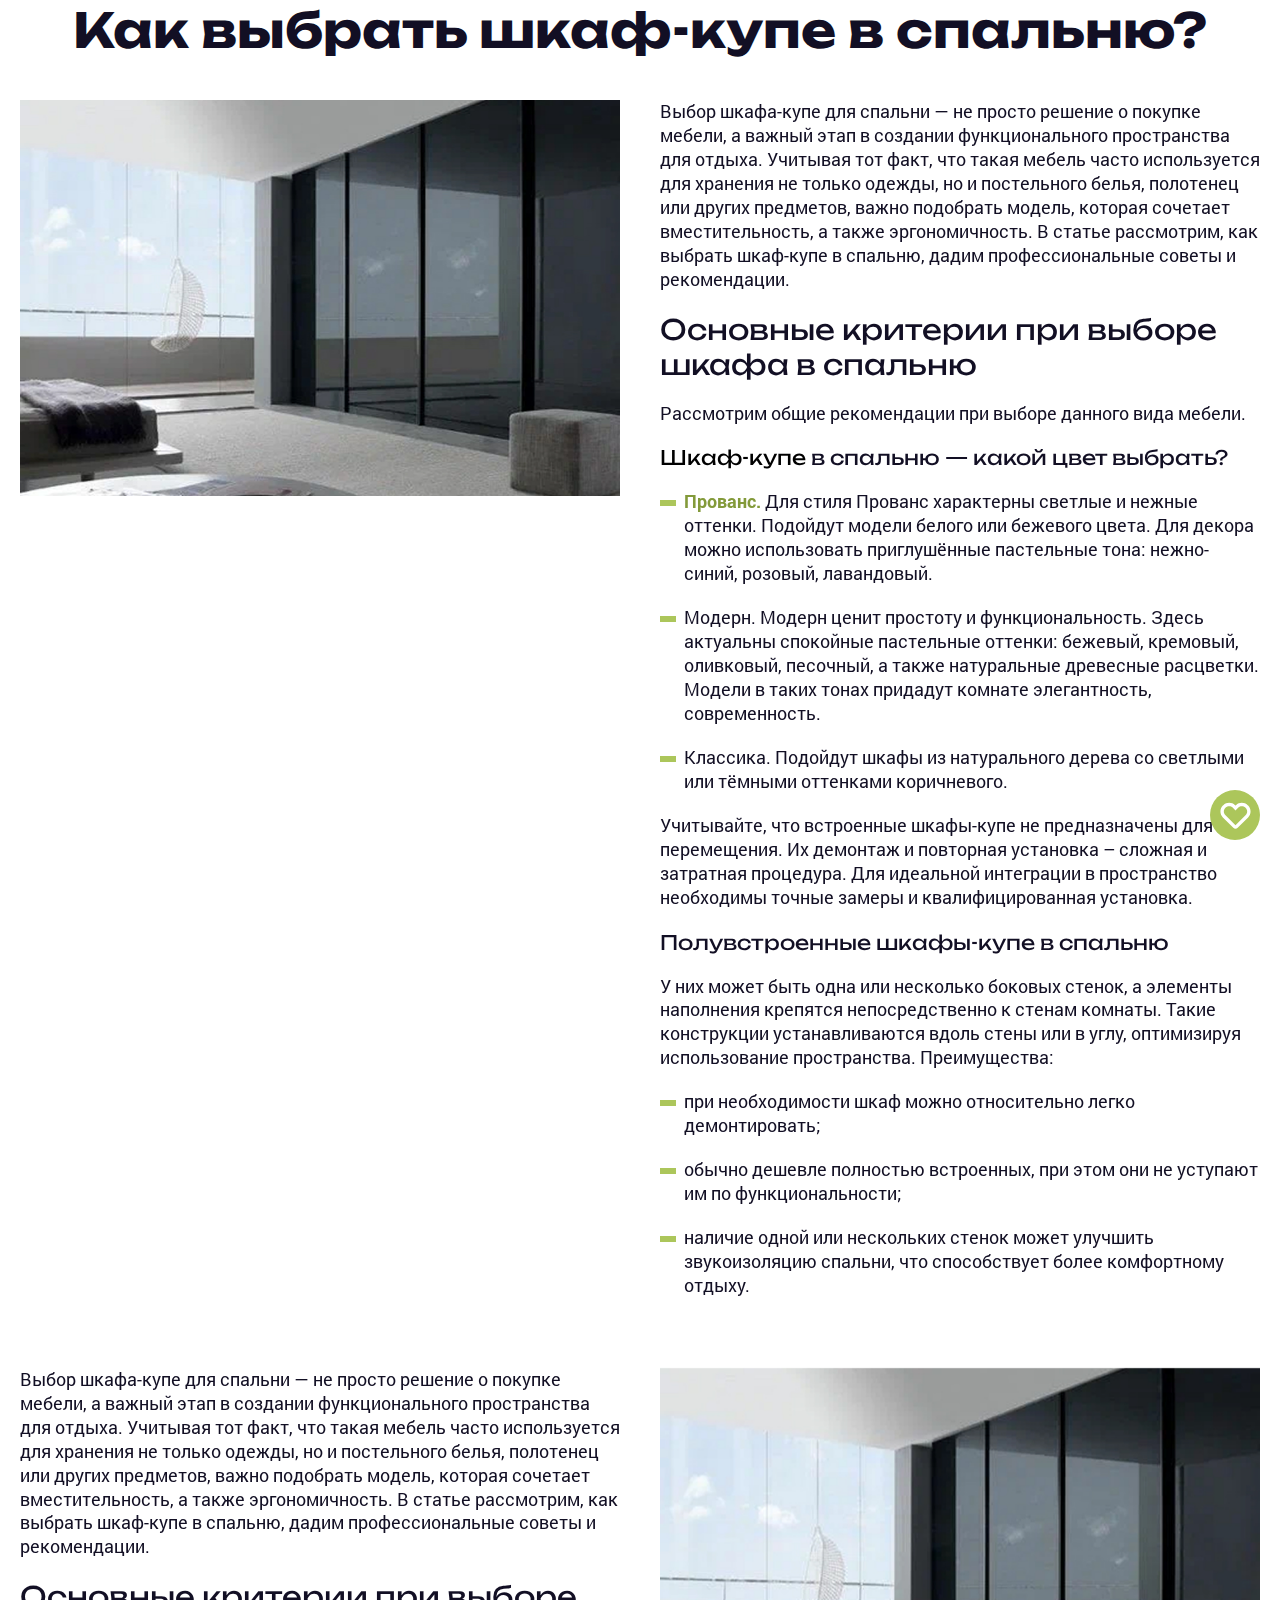
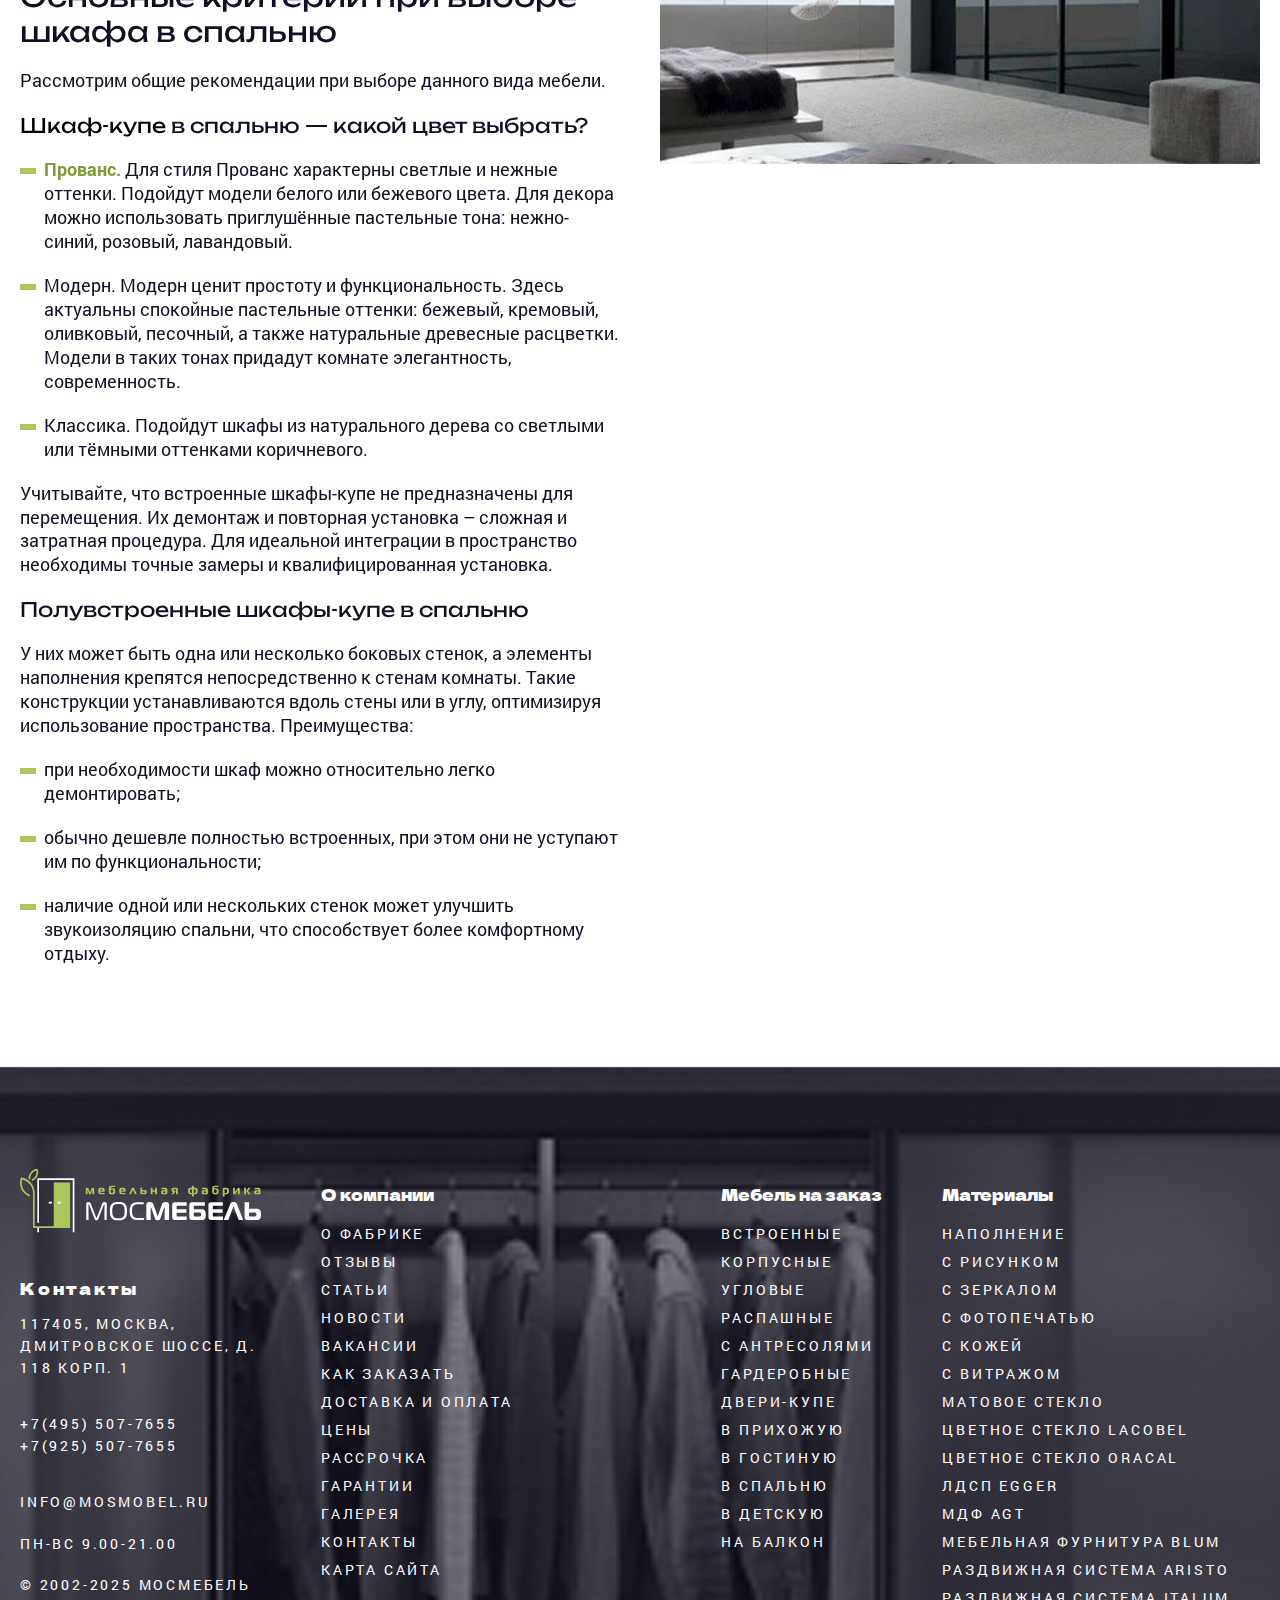
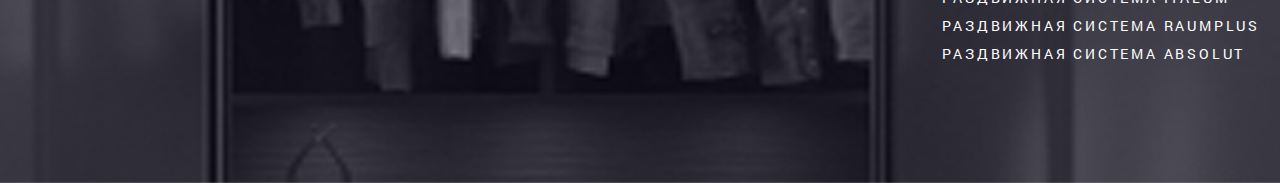
<file: article-detail.html>
<!DOCTYPE html>
<html lang="ru">
  <head>
    <meta charset="UTF-8" />
    <meta http-equiv="X-UA-Compatible" content="IE=edge" />
    <meta name="viewport" content="width=device-width, initial-scale=1" />
    <base href="/" />
    <link rel="preconnect" href="https://fonts.googleapis.com" />
    <link rel="preconnect" href="https://fonts.gstatic.com" crossorigin />
    <link
      href="https://fonts.googleapis.com/css2?family=Playfair+Display:ital,wght@0,400..900;1,400..900&family=Roboto:ital,wght@0,100..900;1,100..900&display=swap"
      rel="stylesheet"
    />
    <link rel="stylesheet" href="/assets/libs/swiper/swiper-bundle.min.css" />
    <link rel="stylesheet" href="/assets/fonts/fonts.css" />
    <link rel="stylesheet" href="/assets/css/main.css" />
    <title>Document</title>
  </head>

  <body>
    <header>
      <div class="c-container"></div>
    </header>

    <div class="c-container">
      <h1 class="c-page-title">Как выбрать шкаф-купе в спальню?</h1>
    </div>

    <section class="main-delivery">
      <div class="c-container">
        <div class="article-detail-row">
          <div class="article-detail-img">
            <img src="/assets/img/detail1.jpg" alt="delivery-man" />
          </div>
          <div class="article-detail-content">
            <p>
              Выбор шкафа-купе для спальни — не просто решение о покупке мебели,
              а важный этап в создании функционального пространства для отдыха.
              Учитывая тот факт, что такая мебель часто используется для
              хранения не только одежды, но и постельного белья, полотенец или
              других предметов, важно подобрать модель, которая сочетает
              вместительность, а также эргономичность. В статье рассмотрим, как
              выбрать шкаф-купе в спальню, дадим профессиональные советы и
              рекомендации.
            </p>

            <h2>Основные критерии при выборе шкафа в спальню</h2>

            <p>Рассмотрим общие рекомендации при выборе данного вида мебели.</p>

            <h3>
              <a href="https://mosmobel.ru/">Шкаф-купе</a> в спальню — какой
              цвет выбрать?
            </h3>

            <ul>
              <li>
                <span>Прованс.</span> Для стиля Прованс характерны светлые и
                нежные оттенки. Подойдут модели белого или бежевого цвета. Для
                декора можно использовать приглушённые пастельные тона:
                нежно-синий, розовый, лавандовый.
              </li>
              <li>
                Модерн. Модерн ценит простоту и функциональность. Здесь
                актуальны спокойные пастельные оттенки: бежевый, кремовый,
                оливковый, песочный, а также натуральные древесные расцветки.
                Модели в таких тонах придадут комнате элегантность,
                современность.
              </li>
              <li>
                Классика. Подойдут шкафы из натурального дерева со светлыми или
                тёмными оттенками коричневого.
              </li>
            </ul>

            <p>
              Учитывайте, что встроенные шкафы-купе не предназначены для
              перемещения. Их демонтаж и повторная установка – сложная и
              затратная процедура. Для идеальной интеграции в пространство
              необходимы точные замеры и квалифицированная установка.
            </p>

            <h3>Полувстроенные шкафы-купе в спальню</h3>

            <p>
              У них может быть одна или несколько боковых стенок, а элементы
              наполнения крепятся непосредственно к стенам комнаты. Такие
              конструкции устанавливаются вдоль стены или в углу, оптимизируя
              использование пространства. Преимущества:
            </p>

            <ul>
              <li>
                при необходимости шкаф можно относительно легко демонтировать;
              </li>
              <li>
                обычно дешевле полностью встроенных, при этом они не уступают им
                по функциональности;
              </li>
              <li>
                наличие одной или нескольких стенок может улучшить звукоизоляцию
                спальни, что способствует более комфортному отдыху.
              </li>
            </ul>
          </div>
        </div>

        <div class="article-detail-row reverse">
          <div class="article-detail-img">
            <img src="/assets/img/detail1.jpg" alt="delivery-man" />
          </div>
          <div class="article-detail-content">
            <p>
              Выбор шкафа-купе для спальни — не просто решение о покупке мебели,
              а важный этап в создании функционального пространства для отдыха.
              Учитывая тот факт, что такая мебель часто используется для
              хранения не только одежды, но и постельного белья, полотенец или
              других предметов, важно подобрать модель, которая сочетает
              вместительность, а также эргономичность. В статье рассмотрим, как
              выбрать шкаф-купе в спальню, дадим профессиональные советы и
              рекомендации.
            </p>

            <h2>Основные критерии при выборе шкафа в спальню</h2>

            <p>Рассмотрим общие рекомендации при выборе данного вида мебели.</p>

            <h3>
              <a href="https://mosmobel.ru/">Шкаф-купе</a> в спальню — какой
              цвет выбрать?
            </h3>

            <ul>
              <li>
                <span>Прованс.</span> Для стиля Прованс характерны светлые и
                нежные оттенки. Подойдут модели белого или бежевого цвета. Для
                декора можно использовать приглушённые пастельные тона:
                нежно-синий, розовый, лавандовый.
              </li>
              <li>
                Модерн. Модерн ценит простоту и функциональность. Здесь
                актуальны спокойные пастельные оттенки: бежевый, кремовый,
                оливковый, песочный, а также натуральные древесные расцветки.
                Модели в таких тонах придадут комнате элегантность,
                современность.
              </li>
              <li>
                Классика. Подойдут шкафы из натурального дерева со светлыми или
                тёмными оттенками коричневого.
              </li>
            </ul>

            <p>
              Учитывайте, что встроенные шкафы-купе не предназначены для
              перемещения. Их демонтаж и повторная установка – сложная и
              затратная процедура. Для идеальной интеграции в пространство
              необходимы точные замеры и квалифицированная установка.
            </p>

            <h3>Полувстроенные шкафы-купе в спальню</h3>

            <p>
              У них может быть одна или несколько боковых стенок, а элементы
              наполнения крепятся непосредственно к стенам комнаты. Такие
              конструкции устанавливаются вдоль стены или в углу, оптимизируя
              использование пространства. Преимущества:
            </p>

            <ul>
              <li>
                при необходимости шкаф можно относительно легко демонтировать;
              </li>
              <li>
                обычно дешевле полностью встроенных, при этом они не уступают им
                по функциональности;
              </li>
              <li>
                наличие одной или нескольких стенок может улучшить звукоизоляцию
                спальни, что способствует более комфортному отдыху.
              </li>
            </ul>
          </div>
        </div>
      </div>
    </section>

    <footer class="c-footer">
      <div class="c-container">
        <div class="c-footer-row">
          <div class="c-footer-col">
            <div class="c-footer-info">
              <a href="/" class="c-footer-logo"
                ><img src="/assets/img/footer-logo.svg" alt=""
              /></a>
              <div class="c-footer-contacts">
                <div class="c-footer-contacts-title">Контакты</div>
                <div class="c-footer-contacts-list">
                  <div class="c-footer-contacts-item c-footer-address">
                    117405, Москва, Дмитровское шоссе, д. 118 корп. 1
                  </div>
                  <div class="c-footer-contacts-item c-footer-tel">
                    <a href="tel:+74955077655">+7(495) 507-7655</a>
                    <a href="tel:+79255077655">+7(925) 507-7655</a>
                  </div>
                  <div class="c-footer-contacts-item">
                    <a href="mailto:info@mosmobel.ru">info@mosmobel.ru</a>
                  </div>
                  <div class="c-footer-contacts-item">пн-вс 9.00-21.00</div>
                  <div class="c-footer-contacts-item">
                    © 2002-2025 Мосмебель
                  </div>
                </div>
              </div>
            </div>
            <div class="c-footer-menu-wrap">
              <div class="c-footer-menu-title">О компании</div>
              <ul class="c-footer-menu">
                <li><a href="#">О фабрике</a></li>
                <li><a href="#">Отзывы</a></li>
                <li><a href="#">Статьи</a></li>
                <li><a href="#">Новости</a></li>
                <li><a href="#">Вакансии</a></li>
                <li><a href="#">Как заказать</a></li>
                <li><a href="#">Доставка и оплата</a></li>
                <li><a href="#">Цены</a></li>
                <li><a href="#">Рассрочка</a></li>
                <li><a href="#">Гарантии</a></li>
                <li><a href="#">Галерея</a></li>
                <li><a href="#">Контакты</a></li>
                <li><a href="#">Карта сайта</a></li>
              </ul>
            </div>
          </div>
          <div class="c-footer-col">
            <div class="c-footer-menu-wrap">
              <div class="c-footer-menu-title">Мебель на заказ</div>
              <ul class="c-footer-menu">
                <li><a href="#">Встроенные</a></li>
                <li><a href="#">Корпусные</a></li>
                <li><a href="#">Угловые</a></li>
                <li><a href="#">Распашные</a></li>
                <li><a href="#">С антресолями</a></li>
                <li><a href="#">Гардеробные</a></li>
                <li><a href="#">Двери-купе</a></li>
                <li><a href="#">В прихожую</a></li>
                <li><a href="#">В гостиную</a></li>
                <li><a href="#">В спальню</a></li>
                <li><a href="#">В детскую</a></li>
                <li><a href="#">На балкон</a></li>
              </ul>
            </div>

            <div class="c-footer-menu-wrap">
              <div class="c-footer-menu-title">Материалы</div>
              <ul class="c-footer-menu">
                <li><a href="#">Наполнение</a></li>
                <li><a href="#">С рисунком</a></li>
                <li><a href="#">С зеркалом</a></li>
                <li><a href="#">С фотопечатью</a></li>
                <li><a href="#">С кожей</a></li>
                <li><a href="#">С витражом</a></li>
                <li><a href="#">Матовое стекло</a></li>
                <li><a href="#">Цветное стекло LACOBEL</a></li>
                <li><a href="#">Цветное стекло ORACAL</a></li>
                <li><a href="#">ЛДСП EGGER</a></li>
                <li><a href="#">МДФ AGT</a></li>
                <li><a href="#">Мебельная фурнитура BLUM</a></li>
                <li><a href="#">Раздвижная система ARISTO</a></li>
                <li><a href="#">Раздвижная система ITALUM</a></li>
                <li><a href="#">Раздвижная система RAUMplus</a></li>
                <li><a href="#">Раздвижная система ABSOLUT</a></li>
              </ul>
            </div>
          </div>
        </div>
      </div>
    </footer>

    <a href="#fav" class="page-fav-link">
      <svg
        width="31"
        height="27"
        viewBox="0 0 31 27"
        fill="none"
        xmlns="http://www.w3.org/2000/svg"
      >
        <path
          fill-rule="evenodd"
          clip-rule="evenodd"
          d="M15.5 8.41177L12.6706 5.58236C10.7473 3.6591 7.62913 3.65911 5.70588 5.58236L5.27059 6.01765C3.34734 7.9409 3.34734 11.0591 5.27059 12.9824L15.5 23.2118L25.7294 12.9824C27.6527 11.0591 27.6527 7.9409 25.7294 6.01765L25.2941 5.58236C23.3709 3.65911 20.2527 3.6591 18.3294 5.58236L15.5 8.41177ZM2.87647 15.3765C-0.369014 12.131 -0.369013 6.86902 2.87647 3.62353L3.31177 3.18824C6.55725 -0.0572466 11.8192 -0.057248 15.0647 3.18824L15.5 3.62353L15.9353 3.18824C19.1808 -0.057248 24.4427 -0.0572466 27.6882 3.18824L28.1235 3.62353C31.369 6.86902 31.369 12.131 28.1235 15.3765L17.6765 25.8235C16.4744 27.0256 14.5256 27.0256 13.3235 25.8235L2.87647 15.3765Z"
          fill="#fff"
        ></path>
      </svg>
    </a>

    <script src="/assets/libs/swiper/swiper-bundle.min.js"></script>

    <script src="https://cdnjs.cloudflare.com/ajax/libs/jquery/3.2.1/jquery.min.js"></script>
    <script src="/assets/js/common.js"></script>
  </body>
</html>
</file>
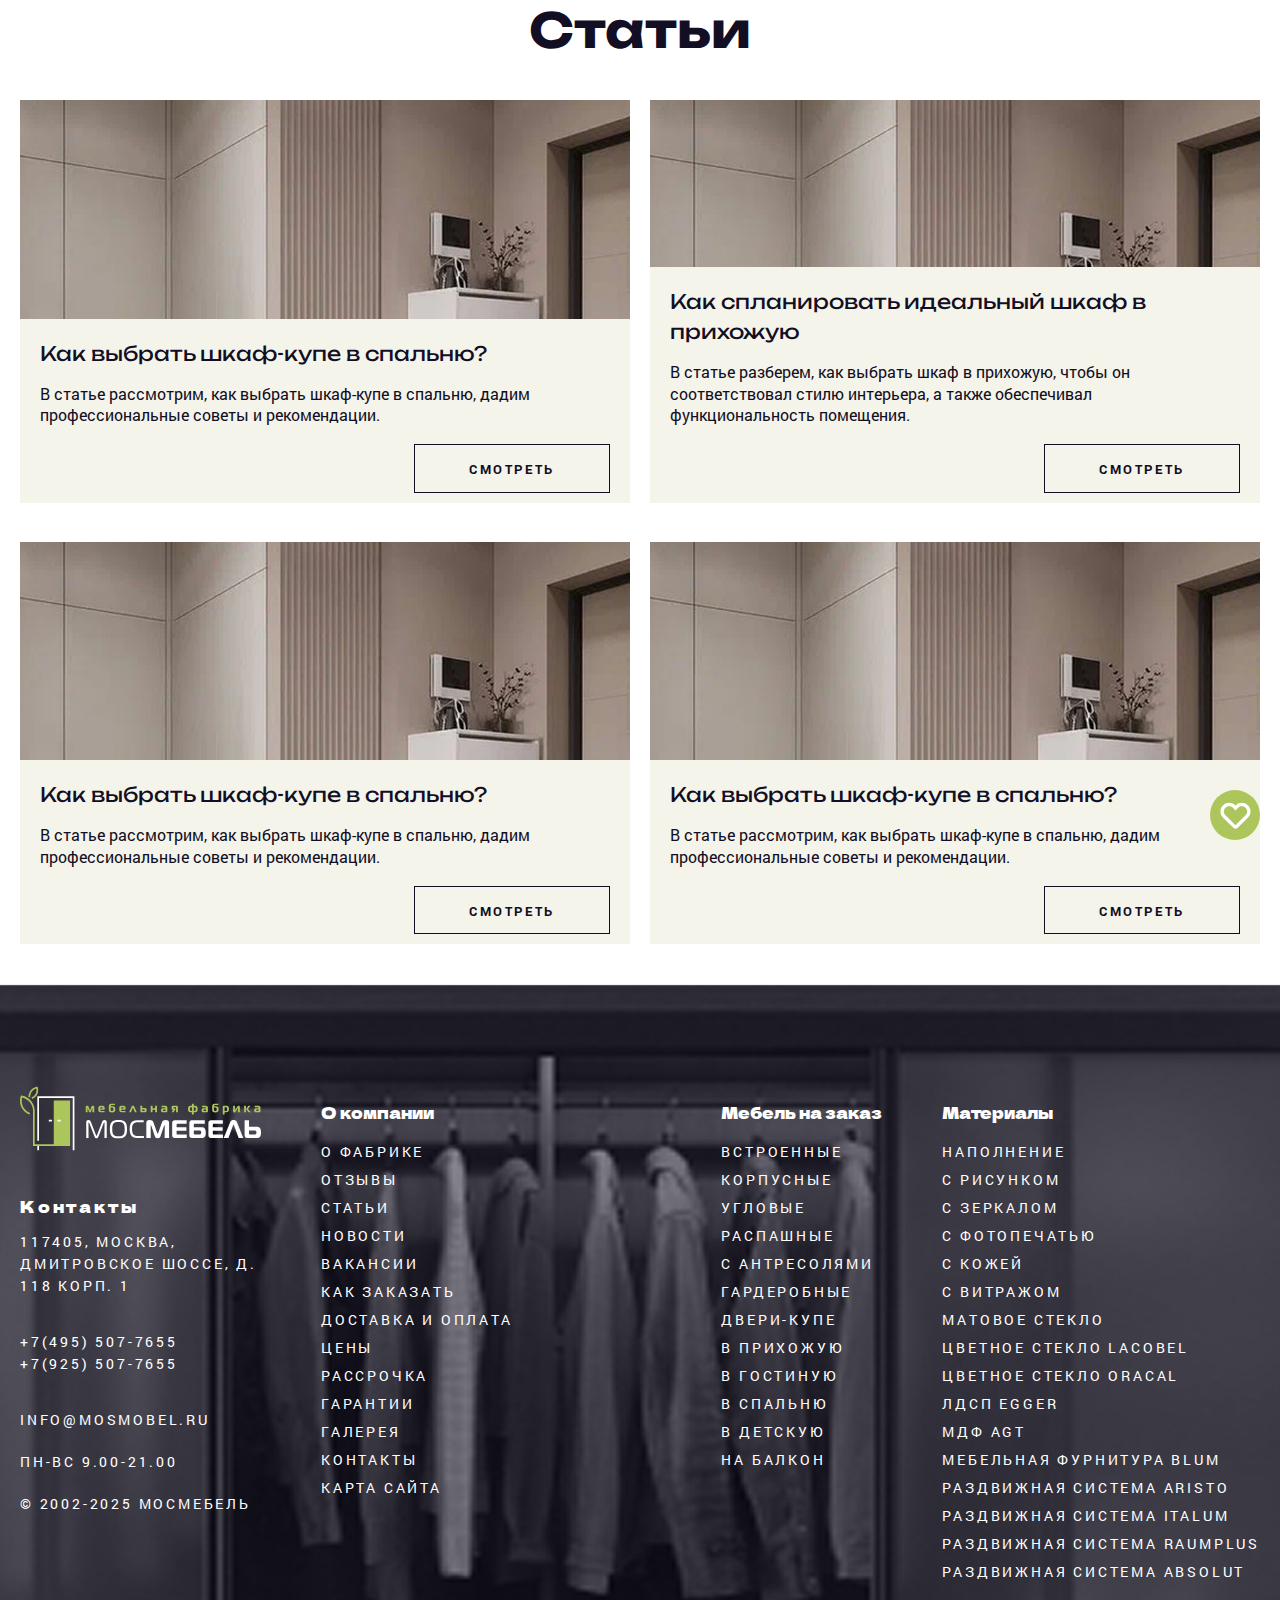
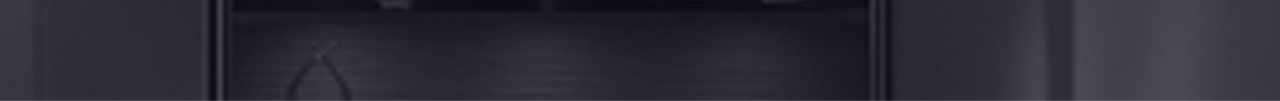
<file: articles.html>
<!DOCTYPE html>
<html lang="ru">
  <head>
    <meta charset="UTF-8" />
    <meta http-equiv="X-UA-Compatible" content="IE=edge" />
    <meta name="viewport" content="width=device-width, initial-scale=1" />
    <base href="/" />
    <link rel="preconnect" href="https://fonts.googleapis.com" />
    <link rel="preconnect" href="https://fonts.gstatic.com" crossorigin />
    <link
      href="https://fonts.googleapis.com/css2?family=Playfair+Display:ital,wght@0,400..900;1,400..900&family=Roboto:ital,wght@0,100..900;1,100..900&display=swap"
      rel="stylesheet"
    />
    <link rel="stylesheet" href="/assets/libs/swiper/swiper-bundle.min.css" />
    <link rel="stylesheet" href="/assets/fonts/fonts.css" />
    <link rel="stylesheet" href="/assets/css/main.css" />
    <title>Document</title>
  </head>

  <body>
    <header>
      <div class="c-container"></div>
    </header>

    <div class="c-container">
      <h1 class="c-page-title">Статьи</h1>
    </div>

    <section class="main-articles-wrap">
      <div class="c-container">
        <div class="main-articles-list">
          <div class="main-articles-item">
            <a href="#" class="main-articles-item-img">
              <img src="/assets/img/articles2.jpg" alt="" />
            </a>
            <div class="main-articles-item-content">
              <a href="#" class="main-articles-item-title"
                >Как выбрать шкаф-купе в спальню?</a
              >
              <div class="main-articles-item-desc">
                В статье рассмотрим, как выбрать шкаф-купе в спальню, дадим
                профессиональные советы и рекомендации.
              </div>
              <a href="#" class="main-articles-item-btn"> Смотреть </a>
            </div>
          </div>

          <div class="main-articles-item">
            <a href="#" class="main-articles-item-img">
              <img src="/assets/img/articles2.jpg" alt="" />
            </a>
            <div class="main-articles-item-content">
              <a href="#" class="main-articles-item-title"
                >Как спланировать идеальный шкаф в прихожую</a
              >
              <div class="main-articles-item-desc">
                В статье разберем, как выбрать шкаф в прихожую, чтобы он
                соответствовал стилю интерьера, а также обеспечивал
                функциональность помещения.
              </div>
              <a href="#" class="main-articles-item-btn"> Смотреть </a>
            </div>
          </div>

          <div class="main-articles-item">
            <a href="#" class="main-articles-item-img">
              <img src="/assets/img/articles2.jpg" alt="" />
            </a>
            <div class="main-articles-item-content">
              <a href="#" class="main-articles-item-title"
                >Как выбрать шкаф-купе в спальню?</a
              >
              <div class="main-articles-item-desc">
                В статье рассмотрим, как выбрать шкаф-купе в спальню, дадим
                профессиональные советы и рекомендации.
              </div>
              <a href="#" class="main-articles-item-btn"> Смотреть </a>
            </div>
          </div>

          <div class="main-articles-item">
            <a href="#" class="main-articles-item-img">
              <img src="/assets/img/articles2.jpg" alt="" />
            </a>
            <div class="main-articles-item-content">
              <a href="#" class="main-articles-item-title"
                >Как выбрать шкаф-купе в спальню?</a
              >
              <div class="main-articles-item-desc">
                В статье рассмотрим, как выбрать шкаф-купе в спальню, дадим
                профессиональные советы и рекомендации.
              </div>
              <a href="#" class="main-articles-item-btn"> Смотреть </a>
            </div>
          </div>
        </div>
      </div>
    </section>

    <footer class="c-footer">
      <div class="c-container">
        <div class="c-footer-row">
          <div class="c-footer-col">
            <div class="c-footer-info">
              <a href="/" class="c-footer-logo"
                ><img src="/assets/img/footer-logo.svg" alt=""
              /></a>
              <div class="c-footer-contacts">
                <div class="c-footer-contacts-title">Контакты</div>
                <div class="c-footer-contacts-list">
                  <div class="c-footer-contacts-item c-footer-address">
                    117405, Москва, Дмитровское шоссе, д. 118 корп. 1
                  </div>
                  <div class="c-footer-contacts-item c-footer-tel">
                    <a href="tel:+74955077655">+7(495) 507-7655</a>
                    <a href="tel:+79255077655">+7(925) 507-7655</a>
                  </div>
                  <div class="c-footer-contacts-item">
                    <a href="mailto:info@mosmobel.ru">info@mosmobel.ru</a>
                  </div>
                  <div class="c-footer-contacts-item">пн-вс 9.00-21.00</div>
                  <div class="c-footer-contacts-item">
                    © 2002-2025 Мосмебель
                  </div>
                </div>
              </div>
            </div>
            <div class="c-footer-menu-wrap">
              <div class="c-footer-menu-title">О компании</div>
              <ul class="c-footer-menu">
                <li><a href="#">О фабрике</a></li>
                <li><a href="#">Отзывы</a></li>
                <li><a href="#">Статьи</a></li>
                <li><a href="#">Новости</a></li>
                <li><a href="#">Вакансии</a></li>
                <li><a href="#">Как заказать</a></li>
                <li><a href="#">Доставка и оплата</a></li>
                <li><a href="#">Цены</a></li>
                <li><a href="#">Рассрочка</a></li>
                <li><a href="#">Гарантии</a></li>
                <li><a href="#">Галерея</a></li>
                <li><a href="#">Контакты</a></li>
                <li><a href="#">Карта сайта</a></li>
              </ul>
            </div>
          </div>
          <div class="c-footer-col">
            <div class="c-footer-menu-wrap">
              <div class="c-footer-menu-title">Мебель на заказ</div>
              <ul class="c-footer-menu">
                <li><a href="#">Встроенные</a></li>
                <li><a href="#">Корпусные</a></li>
                <li><a href="#">Угловые</a></li>
                <li><a href="#">Распашные</a></li>
                <li><a href="#">С антресолями</a></li>
                <li><a href="#">Гардеробные</a></li>
                <li><a href="#">Двери-купе</a></li>
                <li><a href="#">В прихожую</a></li>
                <li><a href="#">В гостиную</a></li>
                <li><a href="#">В спальню</a></li>
                <li><a href="#">В детскую</a></li>
                <li><a href="#">На балкон</a></li>
              </ul>
            </div>

            <div class="c-footer-menu-wrap">
              <div class="c-footer-menu-title">Материалы</div>
              <ul class="c-footer-menu">
                <li><a href="#">Наполнение</a></li>
                <li><a href="#">С рисунком</a></li>
                <li><a href="#">С зеркалом</a></li>
                <li><a href="#">С фотопечатью</a></li>
                <li><a href="#">С кожей</a></li>
                <li><a href="#">С витражом</a></li>
                <li><a href="#">Матовое стекло</a></li>
                <li><a href="#">Цветное стекло LACOBEL</a></li>
                <li><a href="#">Цветное стекло ORACAL</a></li>
                <li><a href="#">ЛДСП EGGER</a></li>
                <li><a href="#">МДФ AGT</a></li>
                <li><a href="#">Мебельная фурнитура BLUM</a></li>
                <li><a href="#">Раздвижная система ARISTO</a></li>
                <li><a href="#">Раздвижная система ITALUM</a></li>
                <li><a href="#">Раздвижная система RAUMplus</a></li>
                <li><a href="#">Раздвижная система ABSOLUT</a></li>
              </ul>
            </div>
          </div>
        </div>
      </div>
    </footer>

    <a href="#fav" class="page-fav-link">
      <svg
        width="31"
        height="27"
        viewBox="0 0 31 27"
        fill="none"
        xmlns="http://www.w3.org/2000/svg"
      >
        <path
          fill-rule="evenodd"
          clip-rule="evenodd"
          d="M15.5 8.41177L12.6706 5.58236C10.7473 3.6591 7.62913 3.65911 5.70588 5.58236L5.27059 6.01765C3.34734 7.9409 3.34734 11.0591 5.27059 12.9824L15.5 23.2118L25.7294 12.9824C27.6527 11.0591 27.6527 7.9409 25.7294 6.01765L25.2941 5.58236C23.3709 3.65911 20.2527 3.6591 18.3294 5.58236L15.5 8.41177ZM2.87647 15.3765C-0.369014 12.131 -0.369013 6.86902 2.87647 3.62353L3.31177 3.18824C6.55725 -0.0572466 11.8192 -0.057248 15.0647 3.18824L15.5 3.62353L15.9353 3.18824C19.1808 -0.057248 24.4427 -0.0572466 27.6882 3.18824L28.1235 3.62353C31.369 6.86902 31.369 12.131 28.1235 15.3765L17.6765 25.8235C16.4744 27.0256 14.5256 27.0256 13.3235 25.8235L2.87647 15.3765Z"
          fill="#fff"
        ></path>
      </svg>
    </a>

    <script src="/assets/libs/swiper/swiper-bundle.min.js"></script>

    <script src="https://cdnjs.cloudflare.com/ajax/libs/jquery/3.2.1/jquery.min.js"></script>
    <script src="/assets/js/common.js"></script>
  </body>
</html>
</file>
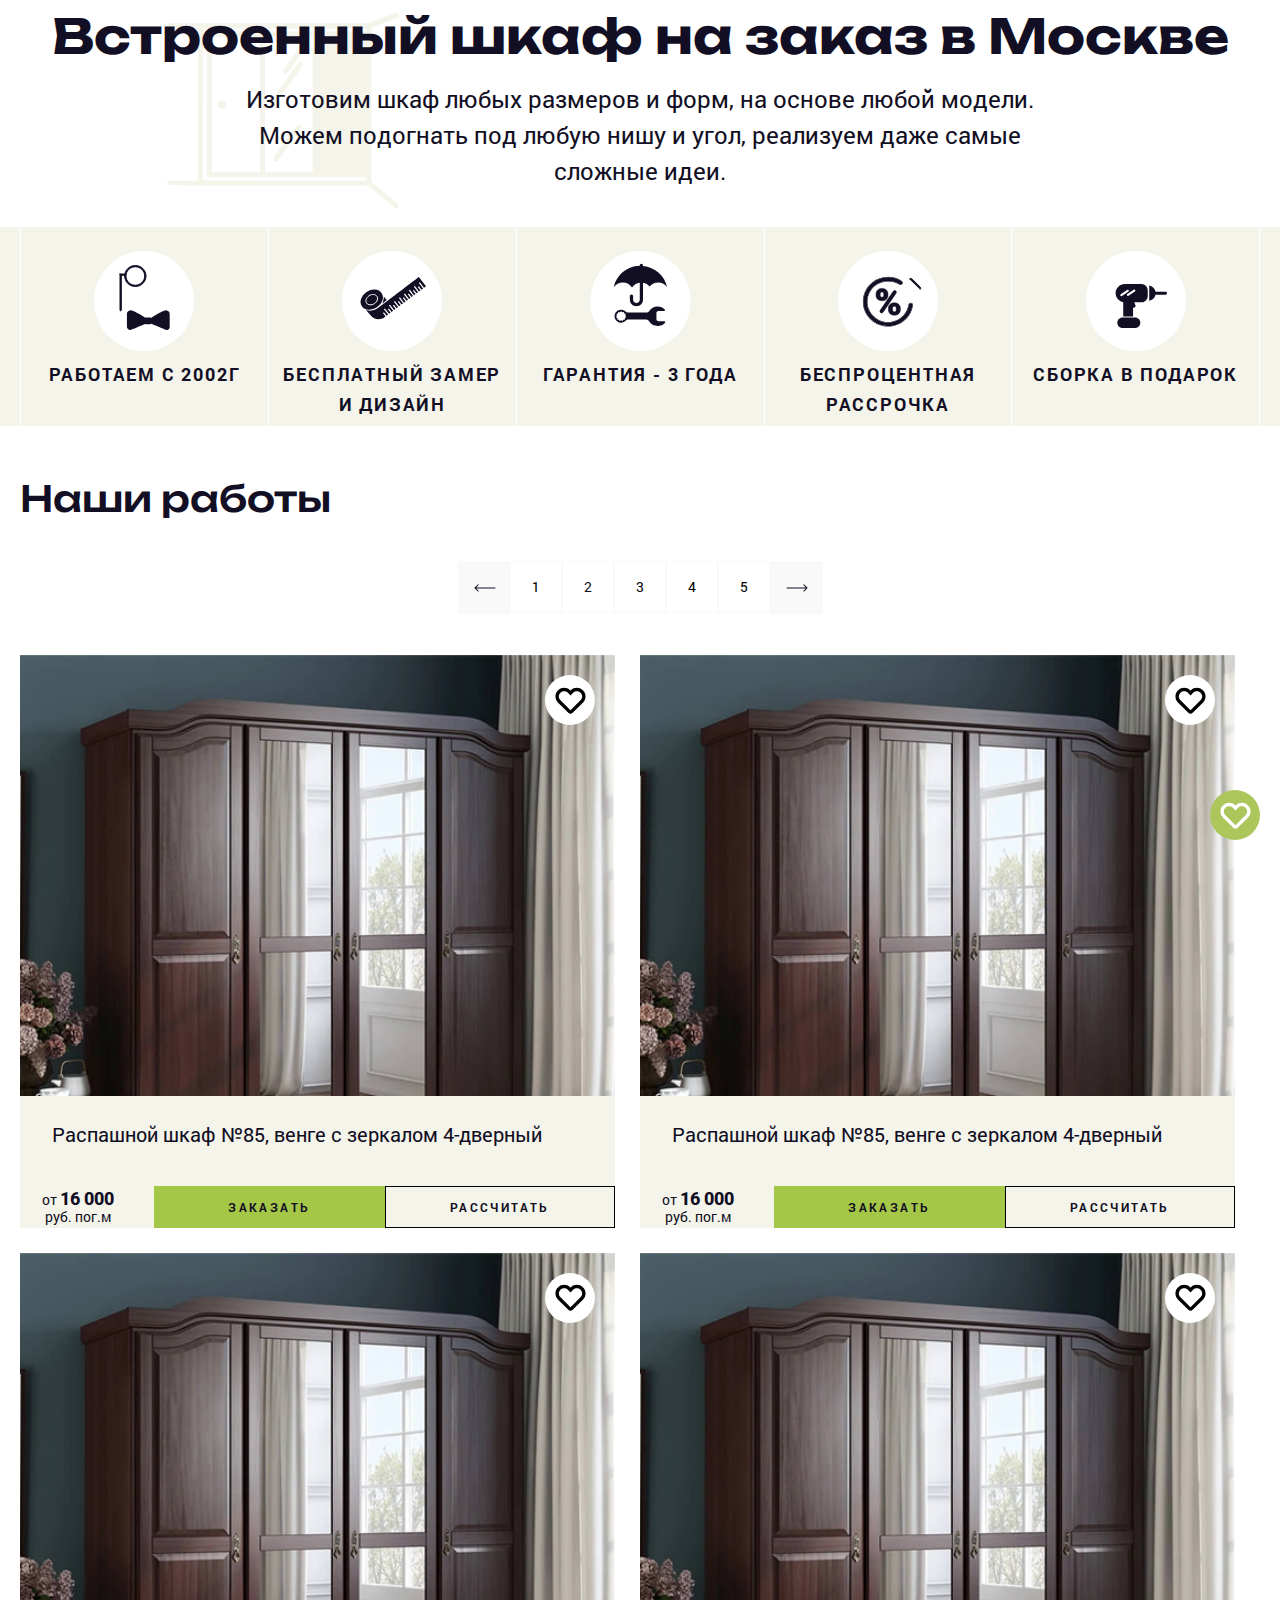
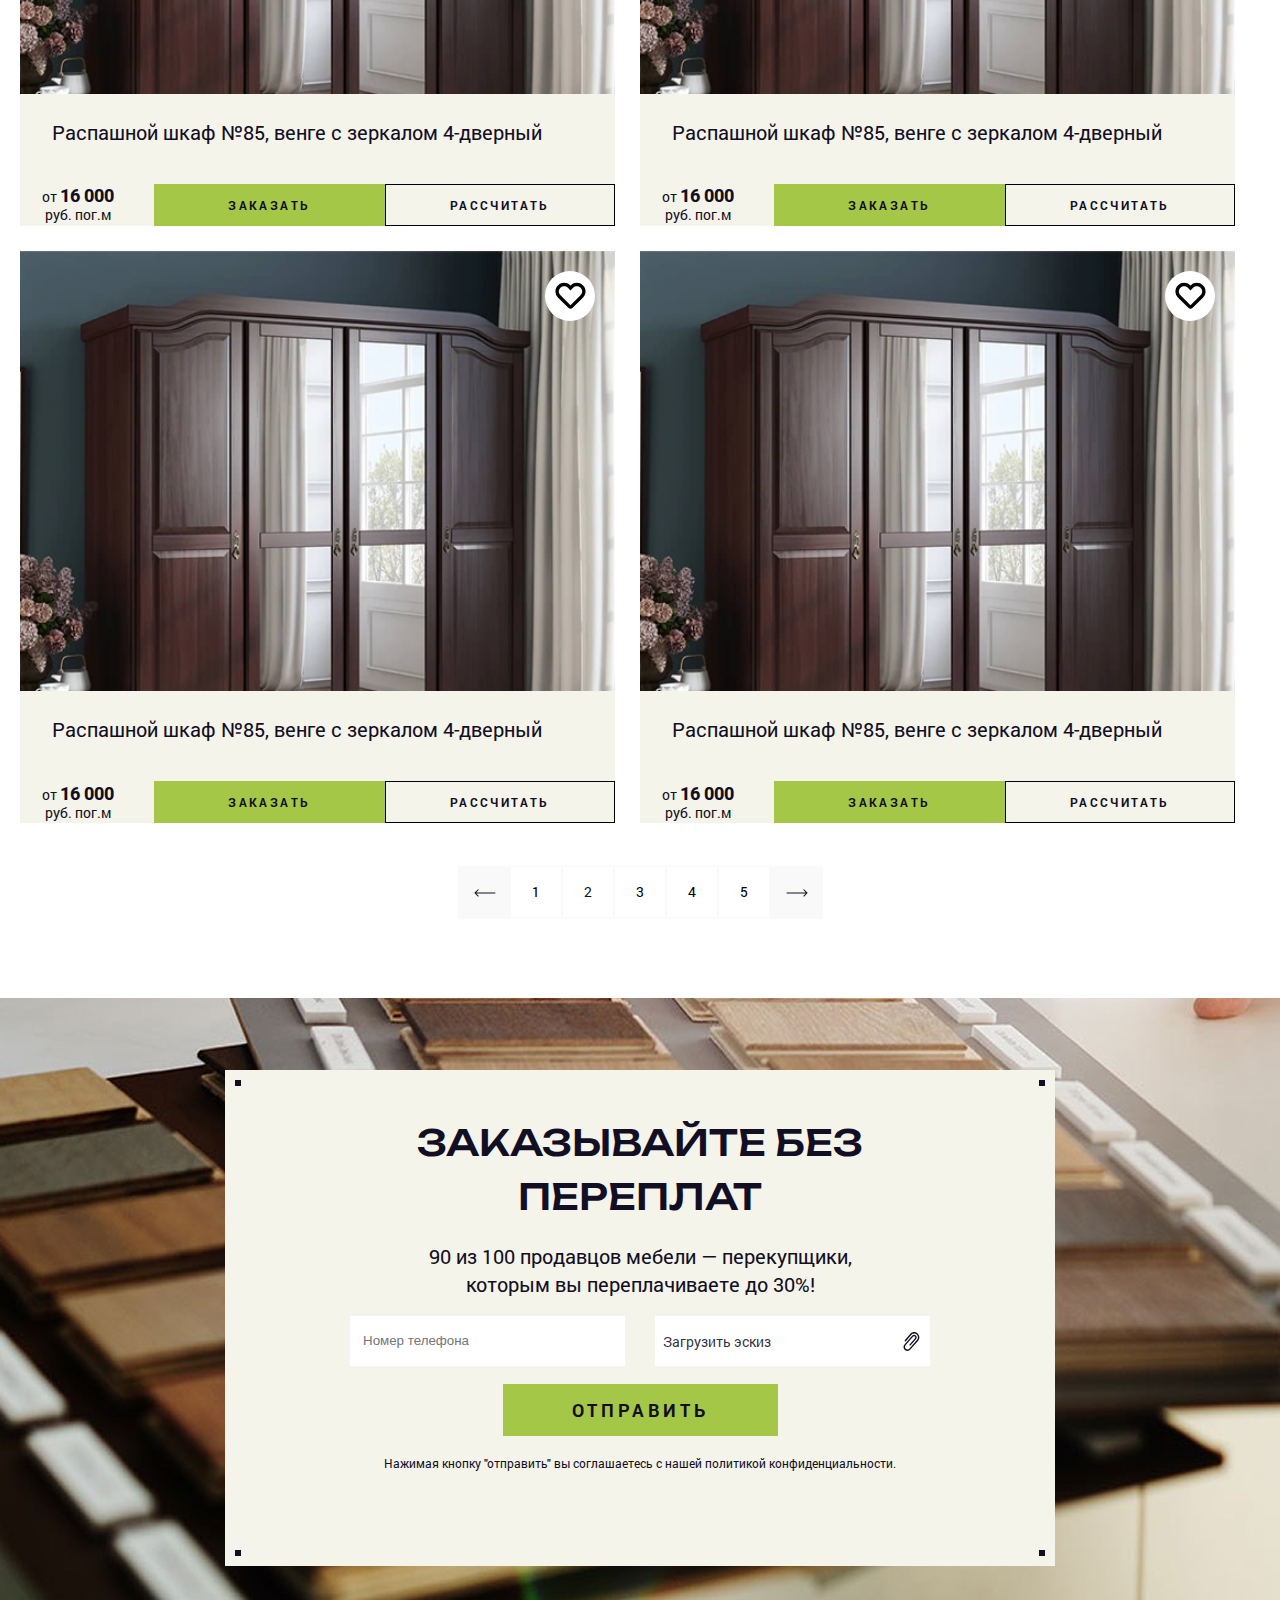
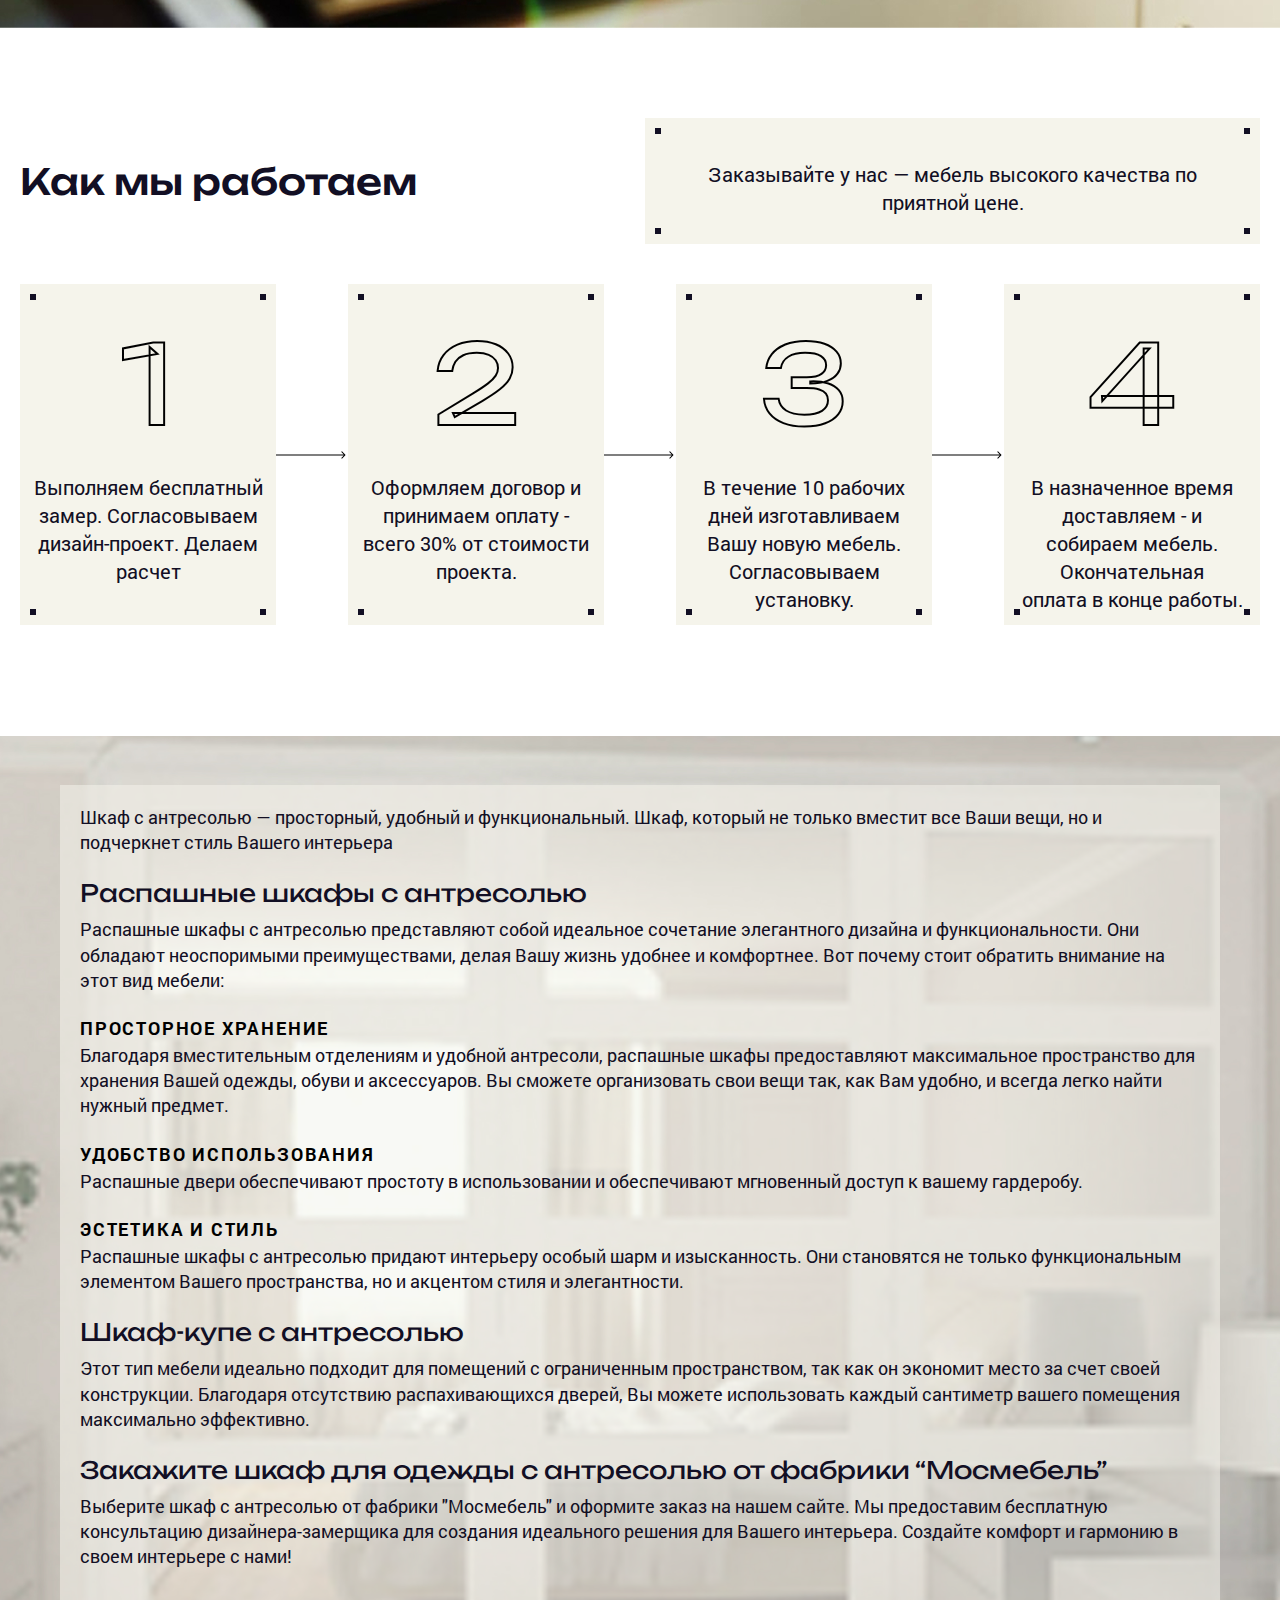
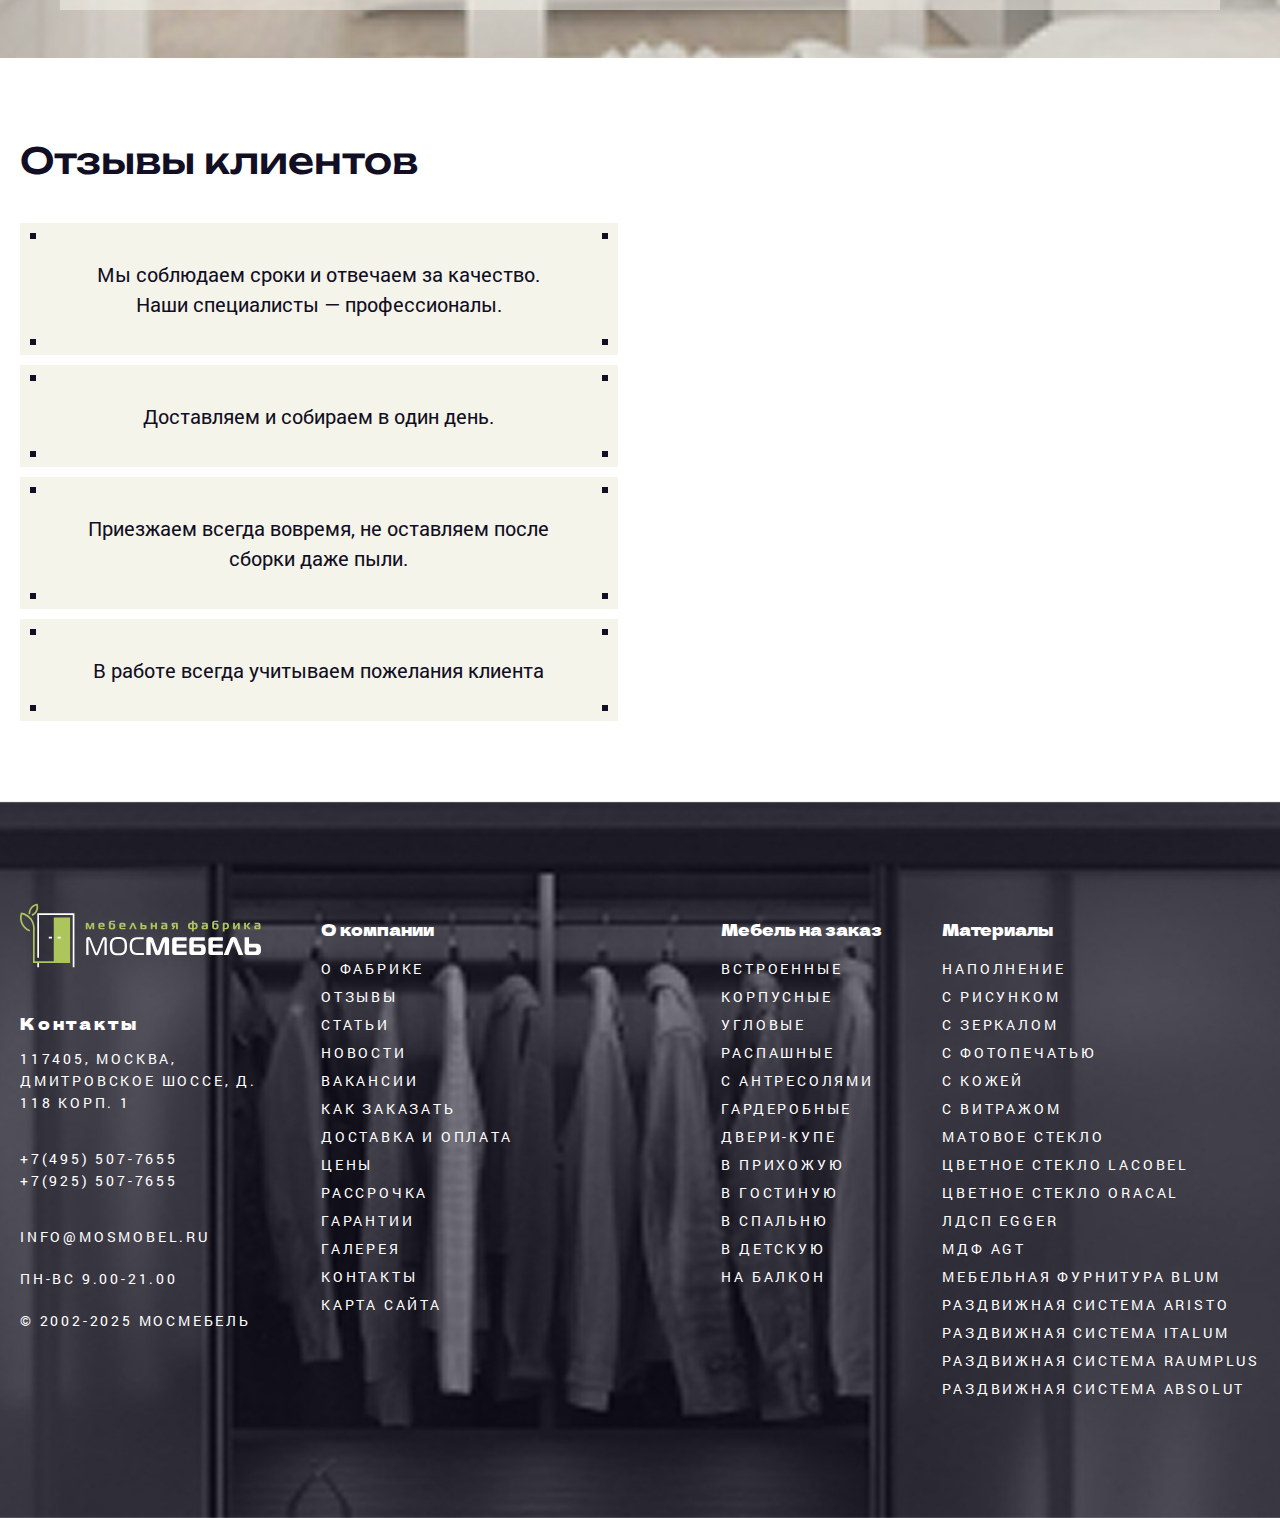
<file: catalog.html>
<!DOCTYPE html>
<html lang="ru">
  <head>
    <meta charset="UTF-8" />
    <meta http-equiv="X-UA-Compatible" content="IE=edge" />
    <meta name="viewport" content="width=device-width, initial-scale=1" />
    <base href="/" />
    <link rel="preconnect" href="https://fonts.googleapis.com" />
    <link rel="preconnect" href="https://fonts.gstatic.com" crossorigin />
    <link
      href="https://fonts.googleapis.com/css2?family=Playfair+Display:ital,wght@0,400..900;1,400..900&family=Roboto:ital,wght@0,100..900;1,100..900&display=swap"
      rel="stylesheet"
    />
    <link rel="stylesheet" href="/assets/libs/swiper/swiper-bundle.min.css" />
    <link rel="stylesheet" href="/assets/fonts/fonts.css" />
    <link rel="stylesheet" href="/assets/css/main.css" />
    <title>Document</title>
  </head>

  <body>
    <header>
      <div class="c-container"></div>
    </header>

    <div class="main-title-wrap use-icon">
      <div class="main-page-title">Встроенный шкаф на заказ в Москве</div>
      <div class="main-page-desc">
        Изготовим шкаф любых размеров и форм, на основе любой модели. Можем
        подогнать под любую нишу и угол, реализуем даже самые сложные идеи.
      </div>
    </div>

    <section class="inform-about-company">
      <div class="c-container">
        <div class="inform-list">
          <div class="inform-list-item">
            <div class="inform-list-item-img">
              <img src="/assets/img/Untitled1.svg" alt="Работаем с 2002г" />
            </div>
            <div class="inform-list-item-text">Работаем с 2002г</div>
          </div>
          <div class="inform-list-item">
            <div class="inform-list-item-img">
              <img
                src="/assets/img/Untitled2.svg"
                alt="Бесплатный замер и дизайн"
              />
            </div>
            <div class="inform-list-item-text">Бесплатный замер и дизайн</div>
          </div>
          <div class="inform-list-item">
            <div class="inform-list-item-img">
              <img src="/assets/img/Untitled3.svg" alt="Гарантия - 3 года" />
            </div>
            <div class="inform-list-item-text">Гарантия - 3 года</div>
          </div>
          <div class="inform-list-item">
            <div class="inform-list-item-img">
              <img
                src="/assets/img/Untitled4.svg"
                alt="Беспроцентная рассрочка"
              />
            </div>
            <div class="inform-list-item-text">Беспроцентная рассрочка</div>
          </div>
          <div class="inform-list-item">
            <div class="inform-list-item-img">
              <img src="/assets/img/Untitled5.svg" alt="Сборка в подарок" />
            </div>
            <div class="inform-list-item-text">Сборка в подарок</div>
          </div>
        </div>
      </div>
    </section>

    <section class="main-popular-wrap">
      <div class="c-container">
        <div class="s-title-wrap">
          <h2 class="s-title">Наши работы</h2>
        </div>
        <div class="main-pagination-wrap">
          <ul class="main-pagination">
            <li class="page-item nav-arrow">
              <a class="page-link" href="mebel-na-zakaz/vstroennyie/?page=1"
                ><div class="swiper-arrow swiper-arrow-prev">
                  <svg
                    width="22"
                    height="8"
                    viewBox="0 0 22 8"
                    fill="none"
                    xmlns="http://www.w3.org/2000/svg"
                  >
                    <path
                      d="M21 3.41919C21.2761 3.41919 21.5 3.64305 21.5 3.91919C21.5 4.19533 21.2761 4.41919 21 4.41919V3.41919ZM0.646446 4.27274C0.451185 4.07748 0.451185 3.7609 0.646446 3.56564L3.82843 0.383656C4.02369 0.188393 4.34027 0.188393 4.53553 0.383656C4.7308 0.578918 4.7308 0.8955 4.53553 1.09076L1.70711 3.91919L4.53553 6.74762C4.7308 6.94288 4.7308 7.25946 4.53553 7.45472C4.34027 7.64999 4.02369 7.64999 3.82843 7.45472L0.646446 4.27274ZM21 4.41919H1V3.41919H21V4.41919Z"
                      fill="#120F24"
                    />
                  </svg>
                </div>
              </a>
            </li>
            <li class="page-item">
              <a class="page-link" href="mebel-na-zakaz/vstroennyie/?page=1"
                >1</a
              >
            </li>
            <li class="page-item active"><span class="page-link">2</span></li>
            <li class="page-item">
              <a class="page-link" href="mebel-na-zakaz/vstroennyie/?page=3"
                >3</a
              >
            </li>
            <li class="page-item">
              <a class="page-link" href="mebel-na-zakaz/vstroennyie/?page=4"
                >4</a
              >
            </li>
            <li class="page-item">
              <a class="page-link" href="mebel-na-zakaz/vstroennyie/?page=5"
                >5</a
              >
            </li>
            <li class="page-item nav-arrow">
              <a class="page-link" href="mebel-na-zakaz/vstroennyie/?page=3"
                ><div class="swiper-arrow swiper-arrow-next">
                  <svg
                    width="22"
                    height="8"
                    viewBox="0 0 22 8"
                    fill="none"
                    xmlns="http://www.w3.org/2000/svg"
                  >
                    <path
                      d="M1 3.41919C0.723858 3.41919 0.5 3.64305 0.5 3.91919C0.5 4.19533 0.723858 4.41919 1 4.41919V3.41919ZM21.3536 4.27274C21.5488 4.07748 21.5488 3.7609 21.3536 3.56564L18.1716 0.383656C17.9763 0.188393 17.6597 0.188393 17.4645 0.383656C17.2692 0.578918 17.2692 0.8955 17.4645 1.09076L20.2929 3.91919L17.4645 6.74762C17.2692 6.94288 17.2692 7.25946 17.4645 7.45472C17.6597 7.64999 17.9763 7.64999 18.1716 7.45472L21.3536 4.27274ZM1 4.41919H21V3.41919H1V4.41919Z"
                      fill="#120F24"
                    />
                  </svg></div
              ></a>
            </li>
          </ul>
        </div>
        <div class="main-popular main-catalog">
          <div class="main-popular-item main-popular-item-alt catalog-item-alt">
            <div class="main-popular-item-img">
              <img src="/assets/img/popular1.png" alt="Распашной шкаф" />
              <div class="main-popular-item-fav-btn">
                <svg
                  width="31"
                  height="27"
                  viewBox="0 0 31 27"
                  fill="none"
                  xmlns="http://www.w3.org/2000/svg"
                >
                  <path
                    fill-rule="evenodd"
                    clip-rule="evenodd"
                    d="M15.5 8.41177L12.6706 5.58236C10.7473 3.6591 7.62913 3.65911 5.70588 5.58236L5.27059 6.01765C3.34734 7.9409 3.34734 11.0591 5.27059 12.9824L15.5 23.2118L25.7294 12.9824C27.6527 11.0591 27.6527 7.9409 25.7294 6.01765L25.2941 5.58236C23.3709 3.65911 20.2527 3.6591 18.3294 5.58236L15.5 8.41177ZM2.87647 15.3765C-0.369014 12.131 -0.369013 6.86902 2.87647 3.62353L3.31177 3.18824C6.55725 -0.0572466 11.8192 -0.057248 15.0647 3.18824L15.5 3.62353L15.9353 3.18824C19.1808 -0.057248 24.4427 -0.0572466 27.6882 3.18824L28.1235 3.62353C31.369 6.86902 31.369 12.131 28.1235 15.3765L17.6765 25.8235C16.4744 27.0256 14.5256 27.0256 13.3235 25.8235L2.87647 15.3765Z"
                    fill="#000"
                  />
                </svg>
              </div>
            </div>
            <div class="main-popular-item-wrap">
              <a href="" class="main-popular-item-title">
                Распашной шкаф №85, венге с зеркалом 4-дверный
              </a>
              <div class="main-popular-item-row">
                <div class="main-popular-item-price">
                  от <span>16 000</span> <br />руб. пог.м
                </div>
                <div class="main-popular-item-actions">
                  <a href="#" class="main-popular-item-btn">Заказать</a>
                  <a href="#" class="main-popular-item-btn-calc">Рассчитать</a>
                </div>
              </div>
            </div>
          </div>

          <div class="main-popular-item main-popular-item-alt catalog-item-alt">
            <div class="main-popular-item-img">
              <img src="/assets/img/popular1.png" alt="Распашной шкаф" />
              <div class="main-popular-item-fav-btn">
                <svg
                  width="31"
                  height="27"
                  viewBox="0 0 31 27"
                  fill="none"
                  xmlns="http://www.w3.org/2000/svg"
                >
                  <path
                    fill-rule="evenodd"
                    clip-rule="evenodd"
                    d="M15.5 8.41177L12.6706 5.58236C10.7473 3.6591 7.62913 3.65911 5.70588 5.58236L5.27059 6.01765C3.34734 7.9409 3.34734 11.0591 5.27059 12.9824L15.5 23.2118L25.7294 12.9824C27.6527 11.0591 27.6527 7.9409 25.7294 6.01765L25.2941 5.58236C23.3709 3.65911 20.2527 3.6591 18.3294 5.58236L15.5 8.41177ZM2.87647 15.3765C-0.369014 12.131 -0.369013 6.86902 2.87647 3.62353L3.31177 3.18824C6.55725 -0.0572466 11.8192 -0.057248 15.0647 3.18824L15.5 3.62353L15.9353 3.18824C19.1808 -0.057248 24.4427 -0.0572466 27.6882 3.18824L28.1235 3.62353C31.369 6.86902 31.369 12.131 28.1235 15.3765L17.6765 25.8235C16.4744 27.0256 14.5256 27.0256 13.3235 25.8235L2.87647 15.3765Z"
                    fill="#000"
                  />
                </svg>
              </div>
            </div>
            <div class="main-popular-item-wrap">
              <a href="" class="main-popular-item-title">
                Распашной шкаф №85, венге с зеркалом 4-дверный
              </a>
              <div class="main-popular-item-row">
                <div class="main-popular-item-price">
                  от <span>16 000</span> <br />руб. пог.м
                </div>
                <div class="main-popular-item-actions">
                  <a href="#" class="main-popular-item-btn">Заказать</a>
                  <a href="#" class="main-popular-item-btn-calc">Рассчитать</a>
                </div>
              </div>
            </div>
          </div>

          <div class="main-popular-item main-popular-item-alt catalog-item-alt">
            <div class="main-popular-item-img">
              <img src="/assets/img/popular1.png" alt="Распашной шкаф" />
              <div class="main-popular-item-fav-btn">
                <svg
                  width="31"
                  height="27"
                  viewBox="0 0 31 27"
                  fill="none"
                  xmlns="http://www.w3.org/2000/svg"
                >
                  <path
                    fill-rule="evenodd"
                    clip-rule="evenodd"
                    d="M15.5 8.41177L12.6706 5.58236C10.7473 3.6591 7.62913 3.65911 5.70588 5.58236L5.27059 6.01765C3.34734 7.9409 3.34734 11.0591 5.27059 12.9824L15.5 23.2118L25.7294 12.9824C27.6527 11.0591 27.6527 7.9409 25.7294 6.01765L25.2941 5.58236C23.3709 3.65911 20.2527 3.6591 18.3294 5.58236L15.5 8.41177ZM2.87647 15.3765C-0.369014 12.131 -0.369013 6.86902 2.87647 3.62353L3.31177 3.18824C6.55725 -0.0572466 11.8192 -0.057248 15.0647 3.18824L15.5 3.62353L15.9353 3.18824C19.1808 -0.057248 24.4427 -0.0572466 27.6882 3.18824L28.1235 3.62353C31.369 6.86902 31.369 12.131 28.1235 15.3765L17.6765 25.8235C16.4744 27.0256 14.5256 27.0256 13.3235 25.8235L2.87647 15.3765Z"
                    fill="#000"
                  />
                </svg>
              </div>
            </div>
            <div class="main-popular-item-wrap">
              <a href="" class="main-popular-item-title">
                Распашной шкаф №85, венге с зеркалом 4-дверный
              </a>
              <div class="main-popular-item-row">
                <div class="main-popular-item-price">
                  от <span>16 000</span> <br />руб. пог.м
                </div>
                <div class="main-popular-item-actions">
                  <a href="#" class="main-popular-item-btn">Заказать</a>
                  <a href="#" class="main-popular-item-btn-calc">Рассчитать</a>
                </div>
              </div>
            </div>
          </div>

          <div class="main-popular-item main-popular-item-alt catalog-item-alt">
            <div class="main-popular-item-img">
              <img src="/assets/img/popular1.png" alt="Распашной шкаф" />
              <div class="main-popular-item-fav-btn">
                <svg
                  width="31"
                  height="27"
                  viewBox="0 0 31 27"
                  fill="none"
                  xmlns="http://www.w3.org/2000/svg"
                >
                  <path
                    fill-rule="evenodd"
                    clip-rule="evenodd"
                    d="M15.5 8.41177L12.6706 5.58236C10.7473 3.6591 7.62913 3.65911 5.70588 5.58236L5.27059 6.01765C3.34734 7.9409 3.34734 11.0591 5.27059 12.9824L15.5 23.2118L25.7294 12.9824C27.6527 11.0591 27.6527 7.9409 25.7294 6.01765L25.2941 5.58236C23.3709 3.65911 20.2527 3.6591 18.3294 5.58236L15.5 8.41177ZM2.87647 15.3765C-0.369014 12.131 -0.369013 6.86902 2.87647 3.62353L3.31177 3.18824C6.55725 -0.0572466 11.8192 -0.057248 15.0647 3.18824L15.5 3.62353L15.9353 3.18824C19.1808 -0.057248 24.4427 -0.0572466 27.6882 3.18824L28.1235 3.62353C31.369 6.86902 31.369 12.131 28.1235 15.3765L17.6765 25.8235C16.4744 27.0256 14.5256 27.0256 13.3235 25.8235L2.87647 15.3765Z"
                    fill="#000"
                  />
                </svg>
              </div>
            </div>
            <div class="main-popular-item-wrap">
              <a href="" class="main-popular-item-title">
                Распашной шкаф №85, венге с зеркалом 4-дверный
              </a>
              <div class="main-popular-item-row">
                <div class="main-popular-item-price">
                  от <span>16 000</span> <br />руб. пог.м
                </div>
                <div class="main-popular-item-actions">
                  <a href="#" class="main-popular-item-btn">Заказать</a>
                  <a href="#" class="main-popular-item-btn-calc">Рассчитать</a>
                </div>
              </div>
            </div>
          </div>

          <div class="main-popular-item main-popular-item-alt catalog-item-alt">
            <div class="main-popular-item-img">
              <img src="/assets/img/popular1.png" alt="Распашной шкаф" />
              <div class="main-popular-item-fav-btn">
                <svg
                  width="31"
                  height="27"
                  viewBox="0 0 31 27"
                  fill="none"
                  xmlns="http://www.w3.org/2000/svg"
                >
                  <path
                    fill-rule="evenodd"
                    clip-rule="evenodd"
                    d="M15.5 8.41177L12.6706 5.58236C10.7473 3.6591 7.62913 3.65911 5.70588 5.58236L5.27059 6.01765C3.34734 7.9409 3.34734 11.0591 5.27059 12.9824L15.5 23.2118L25.7294 12.9824C27.6527 11.0591 27.6527 7.9409 25.7294 6.01765L25.2941 5.58236C23.3709 3.65911 20.2527 3.6591 18.3294 5.58236L15.5 8.41177ZM2.87647 15.3765C-0.369014 12.131 -0.369013 6.86902 2.87647 3.62353L3.31177 3.18824C6.55725 -0.0572466 11.8192 -0.057248 15.0647 3.18824L15.5 3.62353L15.9353 3.18824C19.1808 -0.057248 24.4427 -0.0572466 27.6882 3.18824L28.1235 3.62353C31.369 6.86902 31.369 12.131 28.1235 15.3765L17.6765 25.8235C16.4744 27.0256 14.5256 27.0256 13.3235 25.8235L2.87647 15.3765Z"
                    fill="#000"
                  />
                </svg>
              </div>
            </div>
            <div class="main-popular-item-wrap">
              <a href="" class="main-popular-item-title">
                Распашной шкаф №85, венге с зеркалом 4-дверный
              </a>
              <div class="main-popular-item-row">
                <div class="main-popular-item-price">
                  от <span>16 000</span> <br />руб. пог.м
                </div>
                <div class="main-popular-item-actions">
                  <a href="#" class="main-popular-item-btn">Заказать</a>
                  <a href="#" class="main-popular-item-btn-calc">Рассчитать</a>
                </div>
              </div>
            </div>
          </div>

          <div class="main-popular-item main-popular-item-alt catalog-item-alt">
            <div class="main-popular-item-img">
              <img src="/assets/img/popular1.png" alt="Распашной шкаф" />
              <div class="main-popular-item-fav-btn">
                <svg
                  width="31"
                  height="27"
                  viewBox="0 0 31 27"
                  fill="none"
                  xmlns="http://www.w3.org/2000/svg"
                >
                  <path
                    fill-rule="evenodd"
                    clip-rule="evenodd"
                    d="M15.5 8.41177L12.6706 5.58236C10.7473 3.6591 7.62913 3.65911 5.70588 5.58236L5.27059 6.01765C3.34734 7.9409 3.34734 11.0591 5.27059 12.9824L15.5 23.2118L25.7294 12.9824C27.6527 11.0591 27.6527 7.9409 25.7294 6.01765L25.2941 5.58236C23.3709 3.65911 20.2527 3.6591 18.3294 5.58236L15.5 8.41177ZM2.87647 15.3765C-0.369014 12.131 -0.369013 6.86902 2.87647 3.62353L3.31177 3.18824C6.55725 -0.0572466 11.8192 -0.057248 15.0647 3.18824L15.5 3.62353L15.9353 3.18824C19.1808 -0.057248 24.4427 -0.0572466 27.6882 3.18824L28.1235 3.62353C31.369 6.86902 31.369 12.131 28.1235 15.3765L17.6765 25.8235C16.4744 27.0256 14.5256 27.0256 13.3235 25.8235L2.87647 15.3765Z"
                    fill="#000"
                  />
                </svg>
              </div>
            </div>
            <div class="main-popular-item-wrap">
              <a href="" class="main-popular-item-title">
                Распашной шкаф №85, венге с зеркалом 4-дверный
              </a>
              <div class="main-popular-item-row">
                <div class="main-popular-item-price">
                  от <span>16 000</span> <br />руб. пог.м
                </div>
                <div class="main-popular-item-actions">
                  <a href="#" class="main-popular-item-btn">Заказать</a>
                  <a href="#" class="main-popular-item-btn-calc">Рассчитать</a>
                </div>
              </div>
            </div>
          </div>
        </div>
        <div class="main-pagination-wrap">
          <ul class="main-pagination">
            <li class="page-item nav-arrow">
              <a class="page-link" href="mebel-na-zakaz/vstroennyie/?page=1"
                ><div class="swiper-arrow swiper-arrow-prev">
                  <svg
                    width="22"
                    height="8"
                    viewBox="0 0 22 8"
                    fill="none"
                    xmlns="http://www.w3.org/2000/svg"
                  >
                    <path
                      d="M21 3.41919C21.2761 3.41919 21.5 3.64305 21.5 3.91919C21.5 4.19533 21.2761 4.41919 21 4.41919V3.41919ZM0.646446 4.27274C0.451185 4.07748 0.451185 3.7609 0.646446 3.56564L3.82843 0.383656C4.02369 0.188393 4.34027 0.188393 4.53553 0.383656C4.7308 0.578918 4.7308 0.8955 4.53553 1.09076L1.70711 3.91919L4.53553 6.74762C4.7308 6.94288 4.7308 7.25946 4.53553 7.45472C4.34027 7.64999 4.02369 7.64999 3.82843 7.45472L0.646446 4.27274ZM21 4.41919H1V3.41919H21V4.41919Z"
                      fill="#120F24"
                    />
                  </svg>
                </div>
              </a>
            </li>
            <li class="page-item">
              <a class="page-link" href="mebel-na-zakaz/vstroennyie/?page=1"
                >1</a
              >
            </li>
            <li class="page-item active"><span class="page-link">2</span></li>
            <li class="page-item">
              <a class="page-link" href="mebel-na-zakaz/vstroennyie/?page=3"
                >3</a
              >
            </li>
            <li class="page-item">
              <a class="page-link" href="mebel-na-zakaz/vstroennyie/?page=4"
                >4</a
              >
            </li>
            <li class="page-item">
              <a class="page-link" href="mebel-na-zakaz/vstroennyie/?page=5"
                >5</a
              >
            </li>
            <li class="page-item nav-arrow">
              <a class="page-link" href="mebel-na-zakaz/vstroennyie/?page=3"
                ><div class="swiper-arrow swiper-arrow-next">
                  <svg
                    width="22"
                    height="8"
                    viewBox="0 0 22 8"
                    fill="none"
                    xmlns="http://www.w3.org/2000/svg"
                  >
                    <path
                      d="M1 3.41919C0.723858 3.41919 0.5 3.64305 0.5 3.91919C0.5 4.19533 0.723858 4.41919 1 4.41919V3.41919ZM21.3536 4.27274C21.5488 4.07748 21.5488 3.7609 21.3536 3.56564L18.1716 0.383656C17.9763 0.188393 17.6597 0.188393 17.4645 0.383656C17.2692 0.578918 17.2692 0.8955 17.4645 1.09076L20.2929 3.91919L17.4645 6.74762C17.2692 6.94288 17.2692 7.25946 17.4645 7.45472C17.6597 7.64999 17.9763 7.64999 18.1716 7.45472L21.3536 4.27274ZM1 4.41919H21V3.41919H1V4.41919Z"
                      fill="#120F24"
                    />
                  </svg></div
              ></a>
            </li>
          </ul>
        </div>
      </div>
    </section>

    <section class="main-requests-catalog">
      <div class="c-container">
        <div class="main-requests-form-wrap use-dots">
          <div class="main-requests-form-title">
            Заказывайте без <br />переплат
          </div>
          <div class="main-catalog-form-desc">
            90 из 100 продавцов мебели — перекупщики, которым вы переплачиваете
            до 30%!
          </div>
          <form action="#" class="main-requests-form ajax_form">
            <div class="main-requests-form-row">
              <label class="main-requests-form-field">
                <input
                  type="tel"
                  placeholder="Номер телефона"
                  name="phone"
                  class="main-requests-form-input"
                />
              </label>
              <label
                class="main-requests-form-field main-requests-form-file-field"
              >
                <input type="file" name="file" />
                <span>Загрузить эскиз</span>
                <svg
                  width="22"
                  height="23"
                  viewBox="0 0 22 23"
                  fill="none"
                  xmlns="http://www.w3.org/2000/svg"
                >
                  <path
                    fill-rule="evenodd"
                    clip-rule="evenodd"
                    d="M16.6713 4.48099C15.1055 3.11073 12.7425 3.24968 11.3933 4.79134L5.83362 11.1442C5.57775 11.4366 5.12959 11.463 4.83264 11.2031C4.53568 10.9432 4.50239 10.4955 4.75826 10.2031L10.318 3.85024C12.1789 1.72381 15.4382 1.53216 17.5979 3.42217C19.7576 5.31218 19.9997 8.56815 18.1388 10.6946L10.3678 19.5742C8.96048 21.1823 6.49561 21.3272 4.86237 19.8979C3.22913 18.4686 3.046 16.0063 4.45334 14.3982L12.119 5.63887C13.0611 4.56236 14.7111 4.46534 15.8045 5.42216C16.8978 6.37898 17.0204 8.02731 16.0783 9.10382L10.6239 15.3364C10.368 15.6288 9.91983 15.6551 9.62287 15.3952C9.32592 15.1354 9.29263 14.6877 9.5485 14.3953L15.0029 8.16272C15.4333 7.67098 15.3773 6.91804 14.8778 6.48097C14.3784 6.04391 13.6247 6.08823 13.1944 6.57996L5.52869 15.3393C4.63312 16.3626 4.74966 17.9295 5.78899 18.8391C6.82832 19.7487 8.39688 19.6564 9.29245 18.6331L17.0634 9.75348C18.4126 8.21182 18.237 5.85125 16.6713 4.48099Z"
                    fill="#120F24"
                  />
                </svg>
              </label>
            </div>
            <div class="main-requests-form-actions">
              <button class="main-requests-form-btn">Отправить</button>
            </div>
            <div class="main-requests-form-check">
              Нажимая кнопку "отправить" вы соглашаетесь с нашей политикой
              конфиденциальности.
            </div>
          </form>
        </div>
      </div>
    </section>

    <section class="main-steps-wrap">
      <div class="c-container">
        <div class="s-title-wrap">
          <h2 class="s-title">Как мы работаем</h2>
          <div class="s-desc use-dots">
            <div class="s-desc-text">
              Заказывайте у нас &mdash; мебель высокого качества по приятной
              цене.
            </div>
          </div>
        </div>
        <div class="main-steps">
          <div class="main-steps-item use-dots main-steps-item-catalog">
            <div class="main-steps-item-num steps-num-catalog">1</div>
            <div class="main-steps-item-text">
              Выполняем бесплатный замер. Согласовываем дизайн-проект. Делаем
              расчет
            </div>
          </div>
          <div class="main-steps-item use-dots main-steps-item-catalog">
            <div class="main-steps-item-num steps-num-catalog">2</div>
            <div class="main-steps-item-text">
              Оформляем договор и принимаем оплату - всего 30% от стоимости
              проекта.
            </div>
          </div>
          <div class="main-steps-item use-dots main-steps-item-catalog">
            <div class="main-steps-item-num steps-num-catalog">3</div>
            <div class="main-steps-item-text">
              В течение 10 рабочих дней изготавливаем Вашу новую мебель.
              Согласовываем установку.
            </div>
          </div>
          <div class="main-steps-item use-dots main-steps-item-catalog">
            <div class="main-steps-item-num steps-num-catalog">4</div>
            <div class="main-steps-item-text">
              В назначенное время доставляем - и собираем мебель. Окончательная
              оплата в конце работы.
            </div>
          </div>
        </div>
      </div>
    </section>

    <section class="main-desc-catalog">
      <div class="c-container">
        <div class="main-catalog-desc-wrap use-dots">
          <div class="main-catalog-desc-text">
            Шкаф с антресолью — просторный, удобный и функциональный. Шкаф,
            который не только вместит все Ваши вещи, но и подчеркнет стиль
            Вашего интерьера
          </div>
          <div class="main-catalog-desc-title">
            Распашные шкафы с антресолью
          </div>
          <div class="main-catalog-desc-text">
            Распашные шкафы с антресолью представляют собой идеальное сочетание
            элегантного дизайна и функциональности. Они обладают неоспоримыми
            преимуществами, делая Вашу жизнь удобнее и комфортнее. Вот почему
            стоит обратить внимание на этот вид мебели:
          </div>
          <div class="main-catalog-desc-mini-title">Просторное хранение</div>
          <div class="main-catalog-desc-text">
            Благодаря вместительным отделениям и удобной антресоли, распашные
            шкафы предоставляют максимальное пространство для хранения Вашей
            одежды, обуви и аксессуаров. Вы сможете организовать свои вещи так,
            как Вам удобно, и всегда легко найти нужный предмет.
          </div>
          <div class="main-catalog-desc-mini-title">Удобство использования</div>
          <div class="main-catalog-desc-text">
            Распашные двери обеспечивают простоту в использовании и обеспечивают
            мгновенный доступ к вашему гардеробу.
          </div>
          <div class="main-catalog-desc-mini-title">Эстетика и стиль</div>
          <div class="main-catalog-desc-text">
            Распашные шкафы с антресолью придают интерьеру особый шарм и
            изысканность. Они становятся не только функциональным элементом
            Вашего пространства, но и акцентом стиля и элегантности.
          </div>
          <div class="main-catalog-desc-title">Шкаф-купе с антресолью</div>
          <div class="main-catalog-desc-text">
            Этот тип мебели идеально подходит для помещений с ограниченным
            пространством, так как он экономит место за счет своей конструкции.
            Благодаря отсутствию распахивающихся дверей, Вы можете использовать
            каждый сантиметр вашего помещения максимально эффективно.
          </div>
          <div class="main-catalog-desc-title">
            Закажите шкаф для одежды с антресолью от фабрики “Мосмебель”
          </div>
          <div class="main-catalog-desc-text">
            Выберите шкаф с антресолью от фабрики "Мосмебель" и оформите заказ
            на нашем сайте. Мы предоставим бесплатную консультацию
            дизайнера-замерщика для создания идеального решения для Вашего
            интерьера. Создайте комфорт и гармонию в своем интерьере с нами!
          </div>
        </div>
      </div>
    </section>

    <section class="main-reviews-wrap">
      <div class="c-container">
        <div class="s-title-wrap main-reviews-title">
          <h2 class="s-title">Отзывы клиентов</h2>
        </div>
        <div class="main-reviews-row">
          <div class="main-reviews-left">
            <div class="main-reviews">
              <div class="use-dots main-reviews-item">
                Мы соблюдаем сроки и отвечаем за качество. <br />
                Наши специалисты — профессионалы.
              </div>
              <div class="use-dots main-reviews-item">
                Доставляем и собираем в один день.
              </div>
              <div class="use-dots main-reviews-item">
                Приезжаем всегда вовремя, не оставляем после сборки даже пыли.
              </div>
              <div class="use-dots main-reviews-item">
                В работе всегда учитываем пожелания клиента
              </div>
            </div>
          </div>

          <div class="main-reviews-right">
            <div class="main-yandex-reviews">
              <iframe
                src="https://yandex.ru/maps-reviews-widget/226327670406?comments"
              ></iframe>
            </div>
          </div>
        </div>
      </div>
    </section>

    <footer class="c-footer">
      <div class="c-container">
        <div class="c-footer-row">
          <div class="c-footer-col">
            <div class="c-footer-info">
              <a href="/" class="c-footer-logo"
                ><img src="/assets/img/footer-logo.svg" alt=""
              /></a>
              <div class="c-footer-contacts">
                <div class="c-footer-contacts-title">Контакты</div>
                <div class="c-footer-contacts-list">
                  <div class="c-footer-contacts-item c-footer-address">
                    117405, Москва, Дмитровское шоссе, д. 118 корп. 1
                  </div>
                  <div class="c-footer-contacts-item c-footer-tel">
                    <a href="tel:+74955077655">+7(495) 507-7655</a>
                    <a href="tel:+79255077655">+7(925) 507-7655</a>
                  </div>
                  <div class="c-footer-contacts-item">
                    <a href="mailto:info@mosmobel.ru">info@mosmobel.ru</a>
                  </div>
                  <div class="c-footer-contacts-item">пн-вс 9.00-21.00</div>
                  <div class="c-footer-contacts-item">
                    © 2002-2025 Мосмебель
                  </div>
                </div>
              </div>
            </div>
            <div class="c-footer-menu-wrap">
              <div class="c-footer-menu-title">О компании</div>
              <ul class="c-footer-menu">
                <li><a href="#">О фабрике</a></li>
                <li><a href="#">Отзывы</a></li>
                <li><a href="#">Статьи</a></li>
                <li><a href="#">Новости</a></li>
                <li><a href="#">Вакансии</a></li>
                <li><a href="#">Как заказать</a></li>
                <li><a href="#">Доставка и оплата</a></li>
                <li><a href="#">Цены</a></li>
                <li><a href="#">Рассрочка</a></li>
                <li><a href="#">Гарантии</a></li>
                <li><a href="#">Галерея</a></li>
                <li><a href="#">Контакты</a></li>
                <li><a href="#">Карта сайта</a></li>
              </ul>
            </div>
          </div>
          <div class="c-footer-col">
            <div class="c-footer-menu-wrap">
              <div class="c-footer-menu-title">Мебель на заказ</div>
              <ul class="c-footer-menu">
                <li><a href="#">Встроенные</a></li>
                <li><a href="#">Корпусные</a></li>
                <li><a href="#">Угловые</a></li>
                <li><a href="#">Распашные</a></li>
                <li><a href="#">С антресолями</a></li>
                <li><a href="#">Гардеробные</a></li>
                <li><a href="#">Двери-купе</a></li>
                <li><a href="#">В прихожую</a></li>
                <li><a href="#">В гостиную</a></li>
                <li><a href="#">В спальню</a></li>
                <li><a href="#">В детскую</a></li>
                <li><a href="#">На балкон</a></li>
              </ul>
            </div>

            <div class="c-footer-menu-wrap">
              <div class="c-footer-menu-title">Материалы</div>
              <ul class="c-footer-menu">
                <li><a href="#">Наполнение</a></li>
                <li><a href="#">С рисунком</a></li>
                <li><a href="#">С зеркалом</a></li>
                <li><a href="#">С фотопечатью</a></li>
                <li><a href="#">С кожей</a></li>
                <li><a href="#">С витражом</a></li>
                <li><a href="#">Матовое стекло</a></li>
                <li><a href="#">Цветное стекло LACOBEL</a></li>
                <li><a href="#">Цветное стекло ORACAL</a></li>
                <li><a href="#">ЛДСП EGGER</a></li>
                <li><a href="#">МДФ AGT</a></li>
                <li><a href="#">Мебельная фурнитура BLUM</a></li>
                <li><a href="#">Раздвижная система ARISTO</a></li>
                <li><a href="#">Раздвижная система ITALUM</a></li>
                <li><a href="#">Раздвижная система RAUMplus</a></li>
                <li><a href="#">Раздвижная система ABSOLUT</a></li>
              </ul>
            </div>
          </div>
        </div>
      </div>
    </footer>

    <a href="#fav" class="page-fav-link">
      <svg
        width="31"
        height="27"
        viewBox="0 0 31 27"
        fill="none"
        xmlns="http://www.w3.org/2000/svg"
      >
        <path
          fill-rule="evenodd"
          clip-rule="evenodd"
          d="M15.5 8.41177L12.6706 5.58236C10.7473 3.6591 7.62913 3.65911 5.70588 5.58236L5.27059 6.01765C3.34734 7.9409 3.34734 11.0591 5.27059 12.9824L15.5 23.2118L25.7294 12.9824C27.6527 11.0591 27.6527 7.9409 25.7294 6.01765L25.2941 5.58236C23.3709 3.65911 20.2527 3.6591 18.3294 5.58236L15.5 8.41177ZM2.87647 15.3765C-0.369014 12.131 -0.369013 6.86902 2.87647 3.62353L3.31177 3.18824C6.55725 -0.0572466 11.8192 -0.057248 15.0647 3.18824L15.5 3.62353L15.9353 3.18824C19.1808 -0.057248 24.4427 -0.0572466 27.6882 3.18824L28.1235 3.62353C31.369 6.86902 31.369 12.131 28.1235 15.3765L17.6765 25.8235C16.4744 27.0256 14.5256 27.0256 13.3235 25.8235L2.87647 15.3765Z"
          fill="#fff"
        ></path>
      </svg>
    </a>

    <script src="/assets/libs/swiper/swiper-bundle.min.js"></script>

    <script src="https://cdnjs.cloudflare.com/ajax/libs/jquery/3.2.1/jquery.min.js"></script>
    <script src="/assets/js/common.js"></script>
  </body>
</html>
</file>
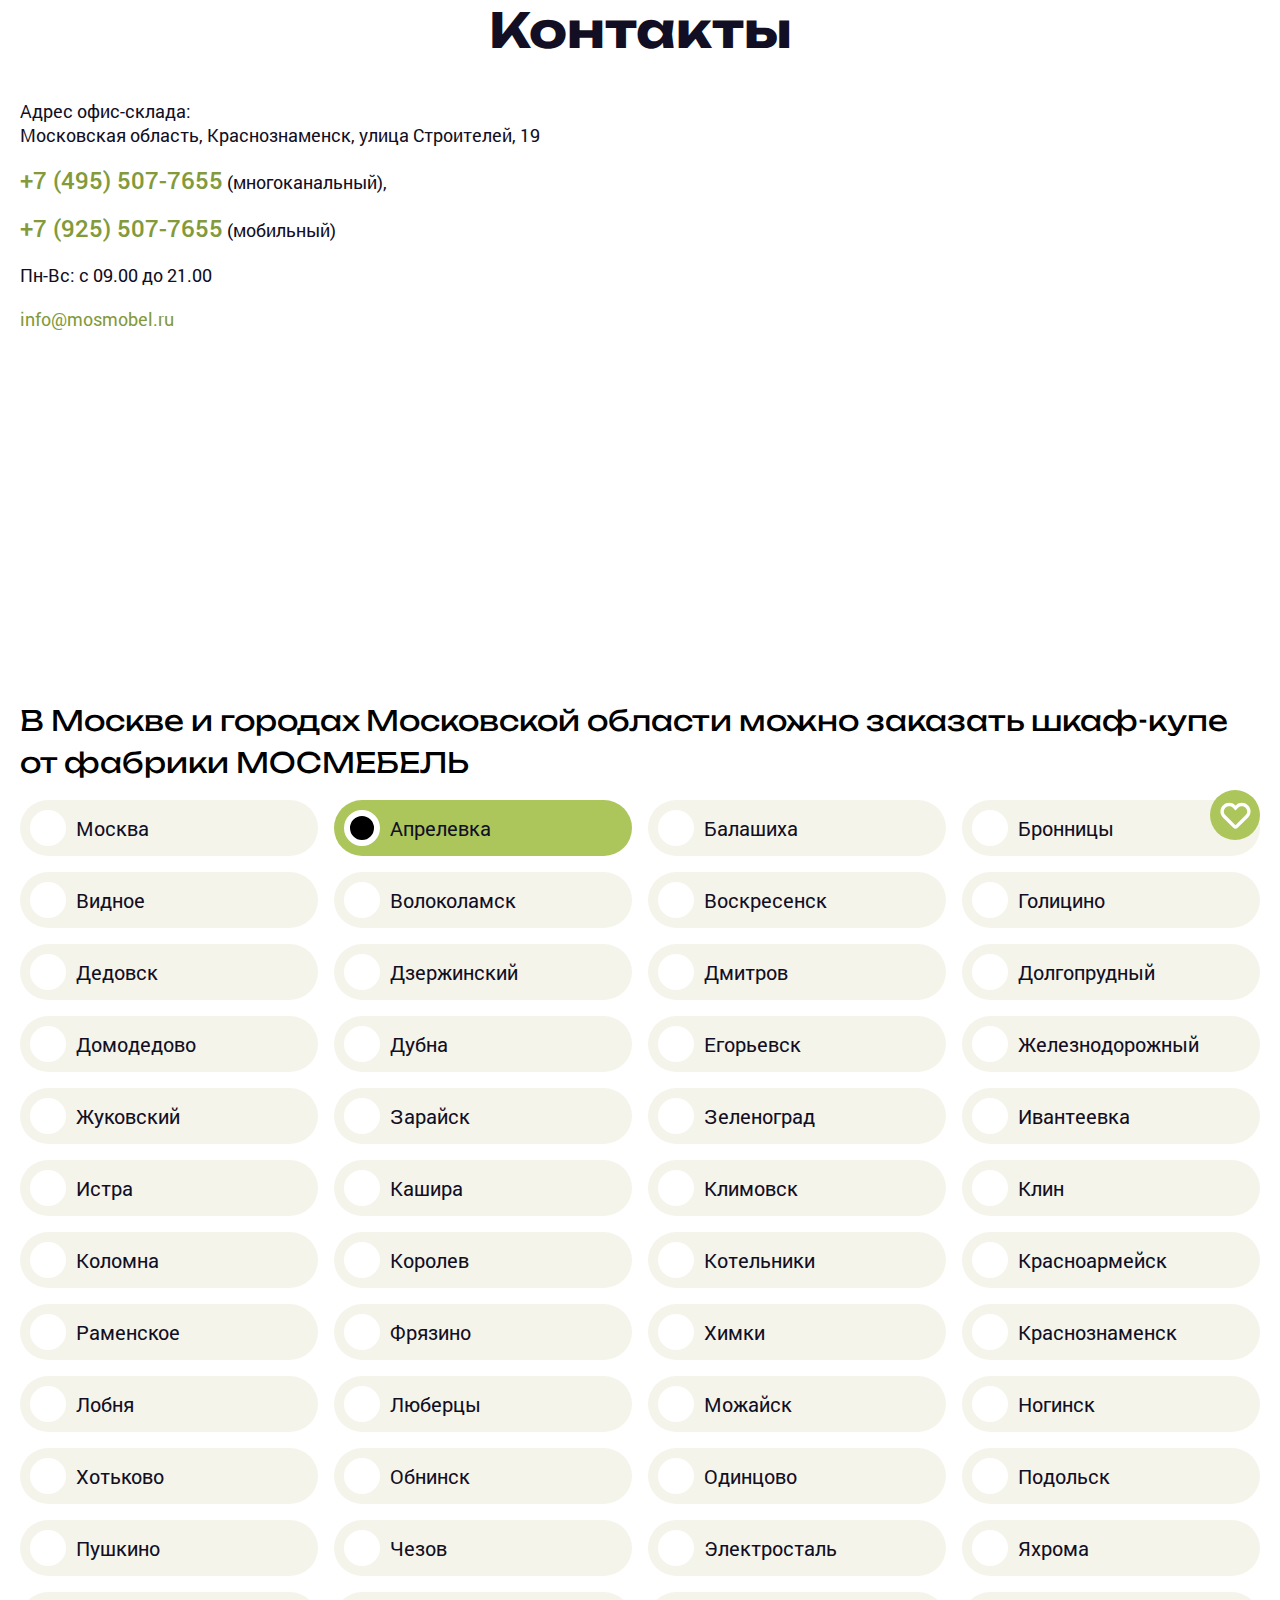
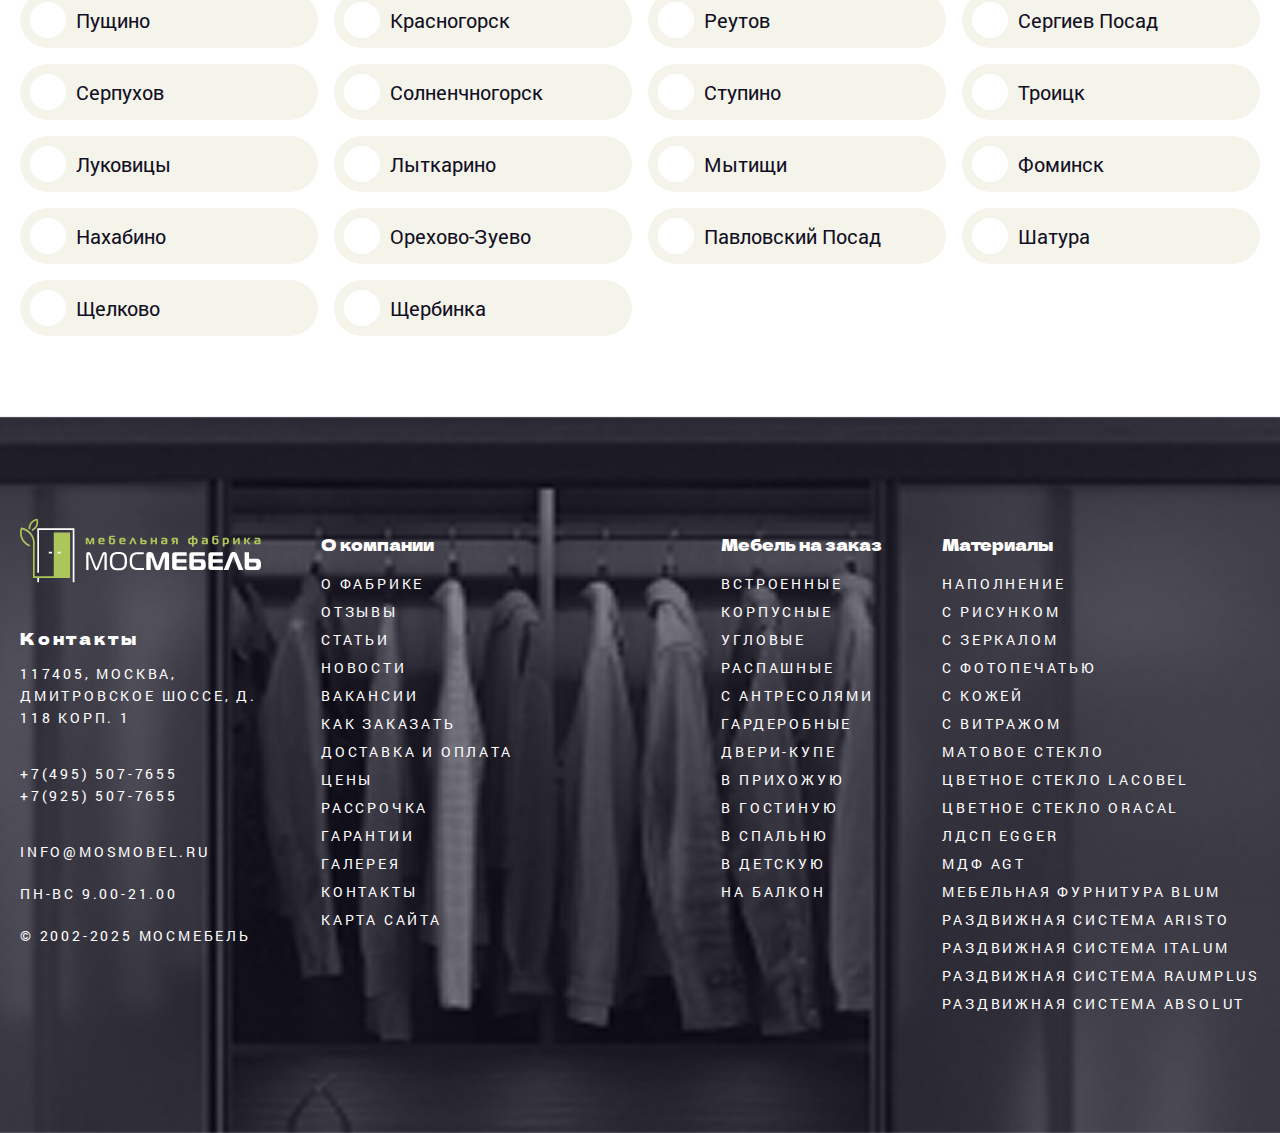
<file: contacts.html>
<!DOCTYPE html>
<html lang="ru">
  <head>
    <meta charset="UTF-8" />
    <meta http-equiv="X-UA-Compatible" content="IE=edge" />
    <meta name="viewport" content="width=device-width, initial-scale=1" />
    <base href="/" />
    <link rel="preconnect" href="https://fonts.googleapis.com" />
    <link rel="preconnect" href="https://fonts.gstatic.com" crossorigin />
    <link
      href="https://fonts.googleapis.com/css2?family=Playfair+Display:ital,wght@0,400..900;1,400..900&family=Roboto:ital,wght@0,100..900;1,100..900&display=swap"
      rel="stylesheet"
    />
    <link rel="stylesheet" href="/assets/libs/swiper/swiper-bundle.min.css" />
    <link rel="stylesheet" href="/assets/fonts/fonts.css" />
    <link rel="stylesheet" href="/assets/css/main.css" />
    <title>Document</title>
  </head>

  <body>
    <header>
      <div class="c-container"></div>
    </header>

    <div class="c-container">
      <h1 class="c-page-title">Контакты</h1>
    </div>

    <section class="contacts-page-info-wrap">
      <div class="c-container">
        <div class="contacts-page-info-row">
          <div class="contacts-page-info-col">
            <div class="contacts-page-info">
              <div class="contacts-page-info-address">
                Адрес офис-склада: <br />
                Московская область, Краснознаменск, улица Строителей, 19
              </div>
              <div class="contacts-page-info-tel">
                <a href="tel:+74955077655">+7 (495) 507-7655</a>
                <span>(многоканальный),</span>
              </div>
              <div class="contacts-page-info-tel">
                <a href="tel:+79255077655">+7 (925) 507-7655</a>
                <span>(мобильный)</span>
              </div>
              <div class="contacts-page-info-time">Пн-Вс: с 09.00 до 21.00</div>
              <a class="contacts-page-info-email">info@mosmobel.ru</a>
            </div>
          </div>
          <div class="contacts-page-info-col">
            <iframe
              src="https://yandex.ru/map-widget/v1/?um=constructor%3A7245088966812be77c37494cb80f7c731c5e3d8b92ed42e50e50b896d2eb2906&amp;source=constructor"
            ></iframe>
          </div>
        </div>
      </div>
    </section>

    <section class="cities-list-wrap">
      <div class="c-container">
        <div class="cities-list-title">
          В Москве и городах Московской области можно заказать шкаф-купе от
          фабрики МОСМЕБЕЛЬ
        </div>
        <div class="cities-list">
          <a href="#" class="cities-list-item">Москва</a>
          <a href="#" class="cities-list-item active">Апрелевка</a>
          <a href="#" class="cities-list-item">Балашиха</a>
          <a href="#" class="cities-list-item">Бронницы</a>
          <a href="#" class="cities-list-item">Видное</a>
          <a href="#" class="cities-list-item">Волоколамск</a>

          <a href="#" class="cities-list-item">Воскресенск</a>
          <a href="#" class="cities-list-item">Голицино</a>
          <a href="#" class="cities-list-item">Дедовск</a>
          <a href="#" class="cities-list-item">Дзержинский</a>
          <a href="#" class="cities-list-item">Дмитров</a>
          <a href="#" class="cities-list-item">Долгопрудный</a>

          <a href="#" class="cities-list-item">Домодедово</a>
          <a href="#" class="cities-list-item">Дубна</a>
          <a href="#" class="cities-list-item">Егорьевск</a>
          <a href="#" class="cities-list-item">Железнодорожный</a>
          <a href="#" class="cities-list-item">Жуковский</a>
          <a href="#" class="cities-list-item">Зарайск</a>

          <a href="#" class="cities-list-item">Зеленоград</a>
          <a href="#" class="cities-list-item">Ивантеевка</a>
          <a href="#" class="cities-list-item">Истра</a>
          <a href="#" class="cities-list-item">Кашира</a>
          <a href="#" class="cities-list-item">Климовск</a>
          <a href="#" class="cities-list-item">Клин</a>

          <a href="#" class="cities-list-item">Коломна</a>
          <a href="#" class="cities-list-item">Королев</a>
          <a href="#" class="cities-list-item">Котельники</a>
          <a href="#" class="cities-list-item">Красноармейск</a>
          <a href="#" class="cities-list-item">Раменское</a>
          <a href="#" class="cities-list-item">Фрязино</a>

          <a href="#" class="cities-list-item">Химки</a>
          <a href="#" class="cities-list-item">Краснознаменск</a>
          <a href="#" class="cities-list-item">Лобня</a>
          <a href="#" class="cities-list-item">Люберцы</a>
          <a href="#" class="cities-list-item">Можайск</a>
          <a href="#" class="cities-list-item">Ногинск</a>

          <a href="#" class="cities-list-item">Хотьково</a>
          <a href="#" class="cities-list-item">Обнинск</a>
          <a href="#" class="cities-list-item">Одинцово</a>
          <a href="#" class="cities-list-item">Подольск</a>
          <a href="#" class="cities-list-item">Пушкино</a>
          <a href="#" class="cities-list-item">Чезов</a>

          <a href="#" class="cities-list-item">Электросталь</a>
          <a href="#" class="cities-list-item">Яхрома</a>
          <a href="#" class="cities-list-item">Пущино</a>
          <a href="#" class="cities-list-item">Красногорск</a>
          <a href="#" class="cities-list-item">Реутов</a>
          <a href="#" class="cities-list-item">Сергиев Посад</a>

          <a href="#" class="cities-list-item">Серпухов</a>
          <a href="#" class="cities-list-item">Солненчногорск</a>
          <a href="#" class="cities-list-item">Ступино</a>
          <a href="#" class="cities-list-item">Троицк</a>
          <a href="#" class="cities-list-item">Луковицы</a>
          <a href="#" class="cities-list-item">Лыткарино</a>

          <a href="#" class="cities-list-item">Мытищи</a>
          <a href="#" class="cities-list-item">Фоминск</a>
          <a href="#" class="cities-list-item">Нахабино</a>
          <a href="#" class="cities-list-item">Орехово-Зуево</a>
          <a href="#" class="cities-list-item">Павловский Посад</a>
          <a href="#" class="cities-list-item">Шатура</a>

          <a href="#" class="cities-list-item">Щелково</a>
          <a href="#" class="cities-list-item">Щербинка</a>
        </div>
      </div>
    </section>

    <footer class="c-footer">
      <div class="c-container">
        <div class="c-footer-row">
          <div class="c-footer-col">
            <div class="c-footer-info">
              <a href="/" class="c-footer-logo"
                ><img src="/assets/img/footer-logo.svg" alt=""
              /></a>
              <div class="c-footer-contacts">
                <div class="c-footer-contacts-title">Контакты</div>
                <div class="c-footer-contacts-list">
                  <div class="c-footer-contacts-item c-footer-address">
                    117405, Москва, Дмитровское шоссе, д. 118 корп. 1
                  </div>
                  <div class="c-footer-contacts-item c-footer-tel">
                    <a href="tel:+74955077655">+7(495) 507-7655</a>
                    <a href="tel:+79255077655">+7(925) 507-7655</a>
                  </div>
                  <div class="c-footer-contacts-item">
                    <a href="mailto:info@mosmobel.ru">info@mosmobel.ru</a>
                  </div>
                  <div class="c-footer-contacts-item">пн-вс 9.00-21.00</div>
                  <div class="c-footer-contacts-item">
                    © 2002-2025 Мосмебель
                  </div>
                </div>
              </div>
            </div>
            <div class="c-footer-menu-wrap">
              <div class="c-footer-menu-title">О компании</div>
              <ul class="c-footer-menu">
                <li><a href="#">О фабрике</a></li>
                <li><a href="#">Отзывы</a></li>
                <li><a href="#">Статьи</a></li>
                <li><a href="#">Новости</a></li>
                <li><a href="#">Вакансии</a></li>
                <li><a href="#">Как заказать</a></li>
                <li><a href="#">Доставка и оплата</a></li>
                <li><a href="#">Цены</a></li>
                <li><a href="#">Рассрочка</a></li>
                <li><a href="#">Гарантии</a></li>
                <li><a href="#">Галерея</a></li>
                <li><a href="#">Контакты</a></li>
                <li><a href="#">Карта сайта</a></li>
              </ul>
            </div>
          </div>
          <div class="c-footer-col">
            <div class="c-footer-menu-wrap">
              <div class="c-footer-menu-title">Мебель на заказ</div>
              <ul class="c-footer-menu">
                <li><a href="#">Встроенные</a></li>
                <li><a href="#">Корпусные</a></li>
                <li><a href="#">Угловые</a></li>
                <li><a href="#">Распашные</a></li>
                <li><a href="#">С антресолями</a></li>
                <li><a href="#">Гардеробные</a></li>
                <li><a href="#">Двери-купе</a></li>
                <li><a href="#">В прихожую</a></li>
                <li><a href="#">В гостиную</a></li>
                <li><a href="#">В спальню</a></li>
                <li><a href="#">В детскую</a></li>
                <li><a href="#">На балкон</a></li>
              </ul>
            </div>

            <div class="c-footer-menu-wrap">
              <div class="c-footer-menu-title">Материалы</div>
              <ul class="c-footer-menu">
                <li><a href="#">Наполнение</a></li>
                <li><a href="#">С рисунком</a></li>
                <li><a href="#">С зеркалом</a></li>
                <li><a href="#">С фотопечатью</a></li>
                <li><a href="#">С кожей</a></li>
                <li><a href="#">С витражом</a></li>
                <li><a href="#">Матовое стекло</a></li>
                <li><a href="#">Цветное стекло LACOBEL</a></li>
                <li><a href="#">Цветное стекло ORACAL</a></li>
                <li><a href="#">ЛДСП EGGER</a></li>
                <li><a href="#">МДФ AGT</a></li>
                <li><a href="#">Мебельная фурнитура BLUM</a></li>
                <li><a href="#">Раздвижная система ARISTO</a></li>
                <li><a href="#">Раздвижная система ITALUM</a></li>
                <li><a href="#">Раздвижная система RAUMplus</a></li>
                <li><a href="#">Раздвижная система ABSOLUT</a></li>
              </ul>
            </div>
          </div>
        </div>
      </div>
    </footer>

    <a href="#fav" class="page-fav-link">
      <svg
        width="31"
        height="27"
        viewBox="0 0 31 27"
        fill="none"
        xmlns="http://www.w3.org/2000/svg"
      >
        <path
          fill-rule="evenodd"
          clip-rule="evenodd"
          d="M15.5 8.41177L12.6706 5.58236C10.7473 3.6591 7.62913 3.65911 5.70588 5.58236L5.27059 6.01765C3.34734 7.9409 3.34734 11.0591 5.27059 12.9824L15.5 23.2118L25.7294 12.9824C27.6527 11.0591 27.6527 7.9409 25.7294 6.01765L25.2941 5.58236C23.3709 3.65911 20.2527 3.6591 18.3294 5.58236L15.5 8.41177ZM2.87647 15.3765C-0.369014 12.131 -0.369013 6.86902 2.87647 3.62353L3.31177 3.18824C6.55725 -0.0572466 11.8192 -0.057248 15.0647 3.18824L15.5 3.62353L15.9353 3.18824C19.1808 -0.057248 24.4427 -0.0572466 27.6882 3.18824L28.1235 3.62353C31.369 6.86902 31.369 12.131 28.1235 15.3765L17.6765 25.8235C16.4744 27.0256 14.5256 27.0256 13.3235 25.8235L2.87647 15.3765Z"
          fill="#fff"
        ></path>
      </svg>
    </a>

    <script src="/assets/libs/swiper/swiper-bundle.min.js"></script>

    <script src="https://cdnjs.cloudflare.com/ajax/libs/jquery/3.2.1/jquery.min.js"></script>
    <script src="/assets/js/common.js"></script>
  </body>
</html>
</file>
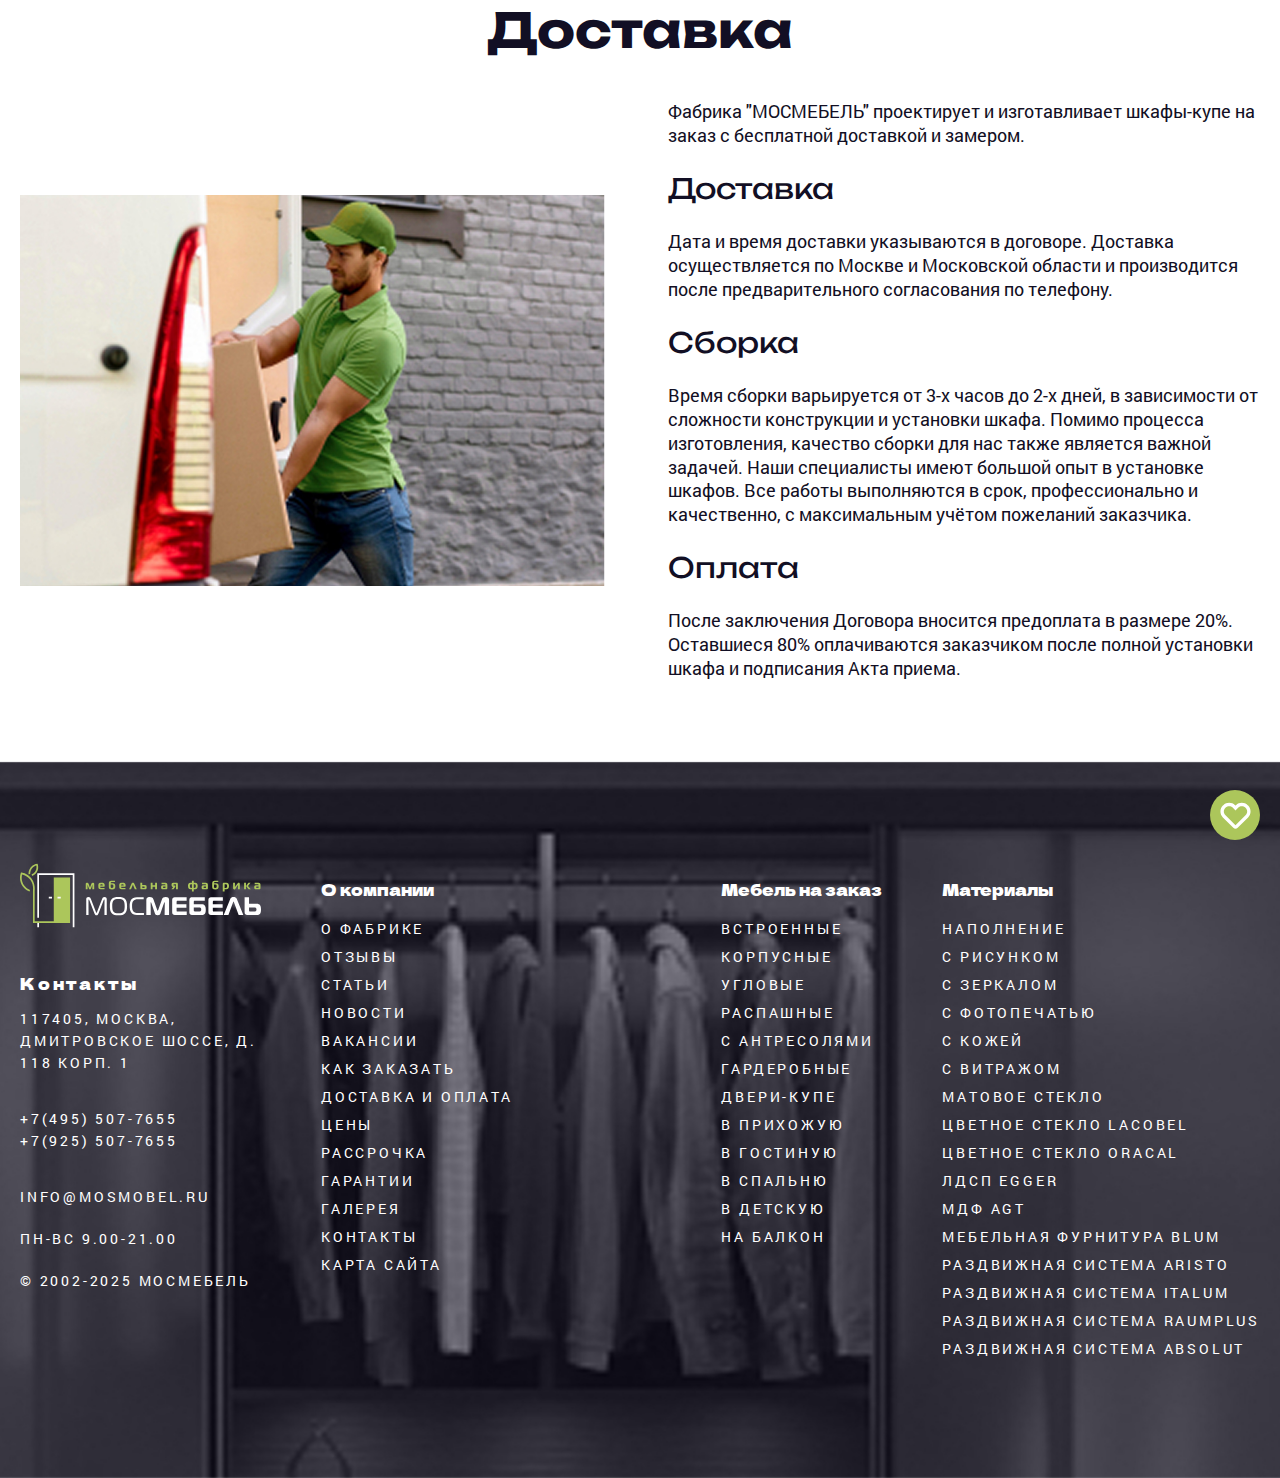
<file: delivery.html>
<!DOCTYPE html>
<html lang="ru">
  <head>
    <meta charset="UTF-8" />
    <meta http-equiv="X-UA-Compatible" content="IE=edge" />
    <meta name="viewport" content="width=device-width, initial-scale=1" />
    <base href="/" />
    <link rel="preconnect" href="https://fonts.googleapis.com" />
    <link rel="preconnect" href="https://fonts.gstatic.com" crossorigin />
    <link
      href="https://fonts.googleapis.com/css2?family=Playfair+Display:ital,wght@0,400..900;1,400..900&family=Roboto:ital,wght@0,100..900;1,100..900&display=swap"
      rel="stylesheet"
    />
    <link rel="stylesheet" href="/assets/libs/swiper/swiper-bundle.min.css" />
    <link rel="stylesheet" href="/assets/fonts/fonts.css" />
    <link rel="stylesheet" href="/assets/css/main.css" />
    <title>Document</title>
  </head>

  <body>
    <header>
      <div class="c-container"></div>
    </header>

    <div class="c-container">
      <h1 class="c-page-title">Доставка</h1>
    </div>

    <section class="main-delivery">
      <div class="c-container">
        <div class="main-delivery-row">
          <div class="main-delivery-img">
            <img src="/assets/img/delivery-man.jpg" alt="delivery-man" />
          </div>
          <div class="main-delivery-content">
            <div class="main-delivery-text">
              Фабрика "МОСМЕБЕЛЬ" проектирует и изготавливает шкафы-купе на
              заказ с бесплатной доставкой и замером.
            </div>
            <div class="main-delivery-title">Доставка</div>
            <div class="main-delivery-text">
              Дата и время доставки указываются в договоре. Доставка
              осуществляется по Москве и Московской области и производится после
              предварительного согласования по телефону.
            </div>
            <div class="main-delivery-title">Сборка</div>
            <div class="main-delivery-text">
              Время сборки варьируется от 3-х часов до 2-х дней, в зависимости
              от сложности конструкции и установки шкафа. Помимо процесса
              изготовления, качество сборки для нас также является важной
              задачей. Наши специалисты имеют большой опыт в установке шкафов.
              Все работы выполняются в срок, профессионально и качественно, с
              максимальным учётом пожеланий заказчика.
            </div>
            <div class="main-delivery-title">Оплата</div>
            <div class="main-delivery-text">
              После заключения Договора вносится предоплата в размере 20%.
              Оставшиеся 80% оплачиваются заказчиком после полной установки
              шкафа и подписания Акта приема.
            </div>
          </div>
        </div>
      </div>
    </section>

    <footer class="c-footer">
      <div class="c-container">
        <div class="c-footer-row">
          <div class="c-footer-col">
            <div class="c-footer-info">
              <a href="/" class="c-footer-logo"
                ><img src="/assets/img/footer-logo.svg" alt=""
              /></a>
              <div class="c-footer-contacts">
                <div class="c-footer-contacts-title">Контакты</div>
                <div class="c-footer-contacts-list">
                  <div class="c-footer-contacts-item c-footer-address">
                    117405, Москва, Дмитровское шоссе, д. 118 корп. 1
                  </div>
                  <div class="c-footer-contacts-item c-footer-tel">
                    <a href="tel:+74955077655">+7(495) 507-7655</a>
                    <a href="tel:+79255077655">+7(925) 507-7655</a>
                  </div>
                  <div class="c-footer-contacts-item">
                    <a href="mailto:info@mosmobel.ru">info@mosmobel.ru</a>
                  </div>
                  <div class="c-footer-contacts-item">пн-вс 9.00-21.00</div>
                  <div class="c-footer-contacts-item">
                    © 2002-2025 Мосмебель
                  </div>
                </div>
              </div>
            </div>
            <div class="c-footer-menu-wrap">
              <div class="c-footer-menu-title">О компании</div>
              <ul class="c-footer-menu">
                <li><a href="#">О фабрике</a></li>
                <li><a href="#">Отзывы</a></li>
                <li><a href="#">Статьи</a></li>
                <li><a href="#">Новости</a></li>
                <li><a href="#">Вакансии</a></li>
                <li><a href="#">Как заказать</a></li>
                <li><a href="#">Доставка и оплата</a></li>
                <li><a href="#">Цены</a></li>
                <li><a href="#">Рассрочка</a></li>
                <li><a href="#">Гарантии</a></li>
                <li><a href="#">Галерея</a></li>
                <li><a href="#">Контакты</a></li>
                <li><a href="#">Карта сайта</a></li>
              </ul>
            </div>
          </div>
          <div class="c-footer-col">
            <div class="c-footer-menu-wrap">
              <div class="c-footer-menu-title">Мебель на заказ</div>
              <ul class="c-footer-menu">
                <li><a href="#">Встроенные</a></li>
                <li><a href="#">Корпусные</a></li>
                <li><a href="#">Угловые</a></li>
                <li><a href="#">Распашные</a></li>
                <li><a href="#">С антресолями</a></li>
                <li><a href="#">Гардеробные</a></li>
                <li><a href="#">Двери-купе</a></li>
                <li><a href="#">В прихожую</a></li>
                <li><a href="#">В гостиную</a></li>
                <li><a href="#">В спальню</a></li>
                <li><a href="#">В детскую</a></li>
                <li><a href="#">На балкон</a></li>
              </ul>
            </div>

            <div class="c-footer-menu-wrap">
              <div class="c-footer-menu-title">Материалы</div>
              <ul class="c-footer-menu">
                <li><a href="#">Наполнение</a></li>
                <li><a href="#">С рисунком</a></li>
                <li><a href="#">С зеркалом</a></li>
                <li><a href="#">С фотопечатью</a></li>
                <li><a href="#">С кожей</a></li>
                <li><a href="#">С витражом</a></li>
                <li><a href="#">Матовое стекло</a></li>
                <li><a href="#">Цветное стекло LACOBEL</a></li>
                <li><a href="#">Цветное стекло ORACAL</a></li>
                <li><a href="#">ЛДСП EGGER</a></li>
                <li><a href="#">МДФ AGT</a></li>
                <li><a href="#">Мебельная фурнитура BLUM</a></li>
                <li><a href="#">Раздвижная система ARISTO</a></li>
                <li><a href="#">Раздвижная система ITALUM</a></li>
                <li><a href="#">Раздвижная система RAUMplus</a></li>
                <li><a href="#">Раздвижная система ABSOLUT</a></li>
              </ul>
            </div>
          </div>
        </div>
      </div>
    </footer>

    <a href="#fav" class="page-fav-link">
      <svg
        width="31"
        height="27"
        viewBox="0 0 31 27"
        fill="none"
        xmlns="http://www.w3.org/2000/svg"
      >
        <path
          fill-rule="evenodd"
          clip-rule="evenodd"
          d="M15.5 8.41177L12.6706 5.58236C10.7473 3.6591 7.62913 3.65911 5.70588 5.58236L5.27059 6.01765C3.34734 7.9409 3.34734 11.0591 5.27059 12.9824L15.5 23.2118L25.7294 12.9824C27.6527 11.0591 27.6527 7.9409 25.7294 6.01765L25.2941 5.58236C23.3709 3.65911 20.2527 3.6591 18.3294 5.58236L15.5 8.41177ZM2.87647 15.3765C-0.369014 12.131 -0.369013 6.86902 2.87647 3.62353L3.31177 3.18824C6.55725 -0.0572466 11.8192 -0.057248 15.0647 3.18824L15.5 3.62353L15.9353 3.18824C19.1808 -0.057248 24.4427 -0.0572466 27.6882 3.18824L28.1235 3.62353C31.369 6.86902 31.369 12.131 28.1235 15.3765L17.6765 25.8235C16.4744 27.0256 14.5256 27.0256 13.3235 25.8235L2.87647 15.3765Z"
          fill="#fff"
        ></path>
      </svg>
    </a>

    <script src="/assets/libs/swiper/swiper-bundle.min.js"></script>

    <script src="https://cdnjs.cloudflare.com/ajax/libs/jquery/3.2.1/jquery.min.js"></script>
    <script src="/assets/js/common.js"></script>
  </body>
</html>
</file>
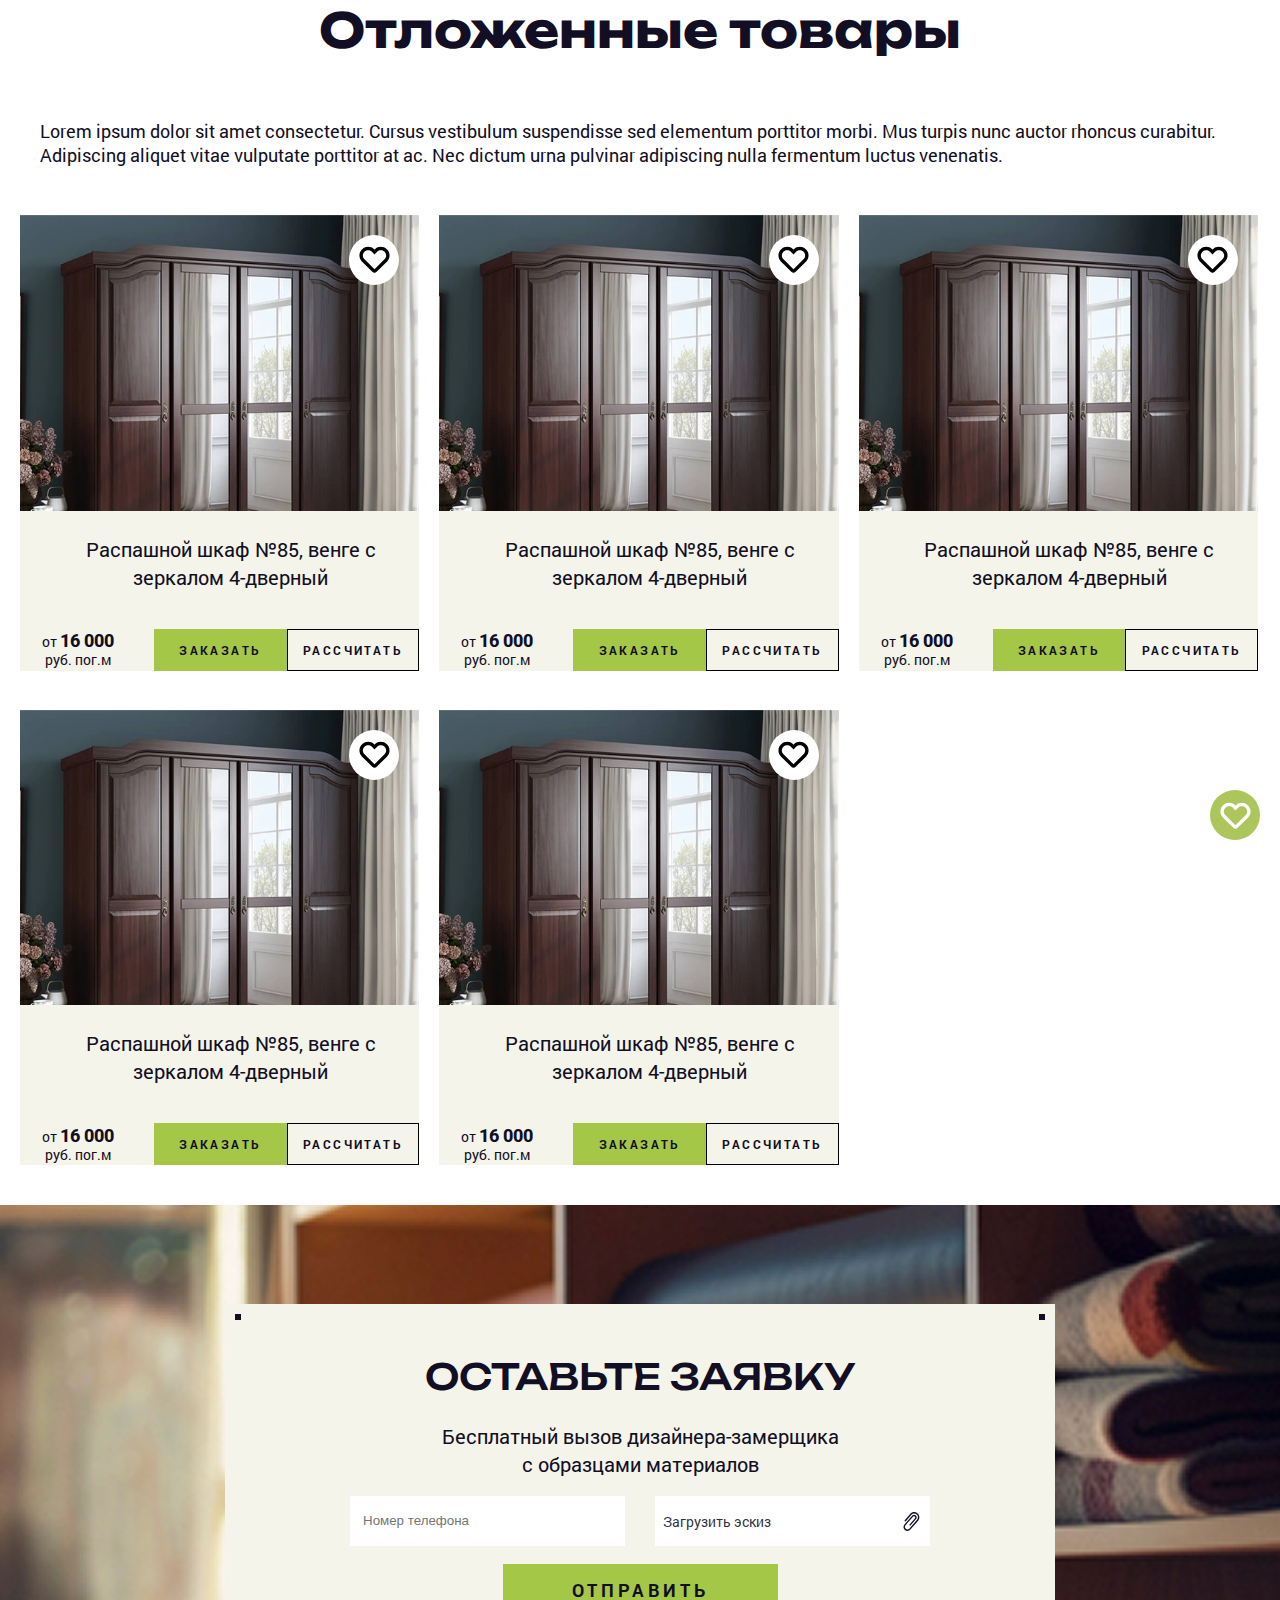
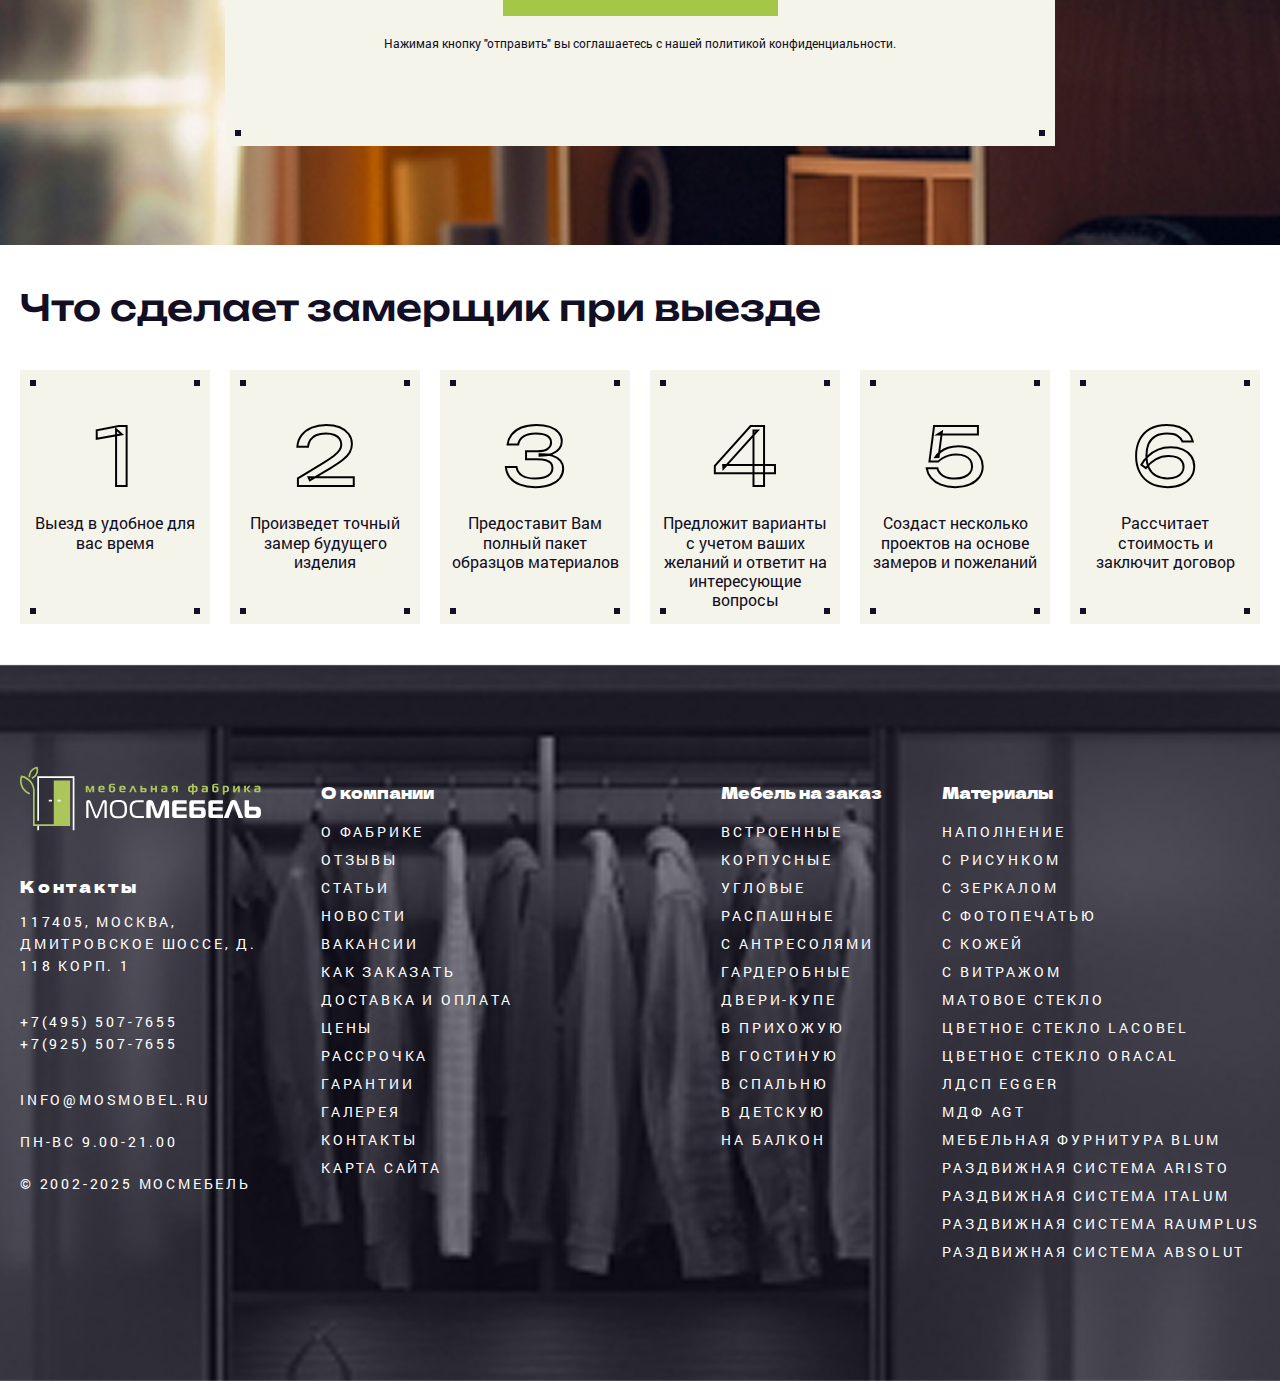
<file: favourites.html>
<!DOCTYPE html>
<html lang="ru">
  <head>
    <meta charset="UTF-8" />
    <meta http-equiv="X-UA-Compatible" content="IE=edge" />
    <meta name="viewport" content="width=device-width, initial-scale=1" />
    <base href="/" />
    <link rel="preconnect" href="https://fonts.googleapis.com" />
    <link rel="preconnect" href="https://fonts.gstatic.com" crossorigin />
    <link
      href="https://fonts.googleapis.com/css2?family=Playfair+Display:ital,wght@0,400..900;1,400..900&family=Roboto:ital,wght@0,100..900;1,100..900&display=swap"
      rel="stylesheet"
    />
    <link rel="stylesheet" href="/assets/libs/swiper/swiper-bundle.min.css" />
    <link rel="stylesheet" href="/assets/fonts/fonts.css" />
    <link rel="stylesheet" href="/assets/css/main.css" />
    <title>Document</title>
  </head>

  <body>
    <header>
      <div class="c-container"></div>
    </header>

    <div class="c-container">
      <h1 class="c-page-title">Отложенные товары</h1>
      <div class="c-page-desc">
        Lorem ipsum dolor sit amet consectetur. Cursus vestibulum suspendisse
        sed elementum porttitor morbi. Mus turpis nunc auctor rhoncus curabitur.
        Adipiscing aliquet vitae vulputate porttitor at ac. Nec dictum urna
        pulvinar adipiscing nulla fermentum luctus venenatis.
      </div>
    </div>

    <section class="main-catalog-wrap">
      <div class="c-container">
        <div class="main-catalog-list">
          <div class="main-popular-item">
            <div class="main-popular-item-img">
              <img src="/assets/img/popular1.png" alt="Распашной шкаф" />
              <div class="main-popular-item-fav-btn">
                <svg
                  width="31"
                  height="27"
                  viewBox="0 0 31 27"
                  fill="none"
                  xmlns="http://www.w3.org/2000/svg"
                >
                  <path
                    fill-rule="evenodd"
                    clip-rule="evenodd"
                    d="M15.5 8.41177L12.6706 5.58236C10.7473 3.6591 7.62913 3.65911 5.70588 5.58236L5.27059 6.01765C3.34734 7.9409 3.34734 11.0591 5.27059 12.9824L15.5 23.2118L25.7294 12.9824C27.6527 11.0591 27.6527 7.9409 25.7294 6.01765L25.2941 5.58236C23.3709 3.65911 20.2527 3.6591 18.3294 5.58236L15.5 8.41177ZM2.87647 15.3765C-0.369014 12.131 -0.369013 6.86902 2.87647 3.62353L3.31177 3.18824C6.55725 -0.0572466 11.8192 -0.057248 15.0647 3.18824L15.5 3.62353L15.9353 3.18824C19.1808 -0.057248 24.4427 -0.0572466 27.6882 3.18824L28.1235 3.62353C31.369 6.86902 31.369 12.131 28.1235 15.3765L17.6765 25.8235C16.4744 27.0256 14.5256 27.0256 13.3235 25.8235L2.87647 15.3765Z"
                    fill="#000"
                  />
                </svg>
              </div>
            </div>
            <div class="main-popular-item-wrap">
              <a href="" class="main-popular-item-title">
                Распашной шкаф №85, венге с зеркалом 4-дверный
              </a>
              <div class="main-popular-item-row">
                <div class="main-popular-item-price">
                  от <span>16 000</span> <br />руб. пог.м
                </div>
                <div class="main-popular-item-actions">
                  <a href="#" class="main-popular-item-btn">Заказать</a>
                  <a href="#" class="main-popular-item-btn-calc">Рассчитать</a>
                </div>
              </div>
            </div>
          </div>

          <div class="main-popular-item">
            <div class="main-popular-item-img">
              <img src="/assets/img/popular1.png" alt="Распашной шкаф" />
              <div class="main-popular-item-fav-btn">
                <svg
                  width="31"
                  height="27"
                  viewBox="0 0 31 27"
                  fill="none"
                  xmlns="http://www.w3.org/2000/svg"
                >
                  <path
                    fill-rule="evenodd"
                    clip-rule="evenodd"
                    d="M15.5 8.41177L12.6706 5.58236C10.7473 3.6591 7.62913 3.65911 5.70588 5.58236L5.27059 6.01765C3.34734 7.9409 3.34734 11.0591 5.27059 12.9824L15.5 23.2118L25.7294 12.9824C27.6527 11.0591 27.6527 7.9409 25.7294 6.01765L25.2941 5.58236C23.3709 3.65911 20.2527 3.6591 18.3294 5.58236L15.5 8.41177ZM2.87647 15.3765C-0.369014 12.131 -0.369013 6.86902 2.87647 3.62353L3.31177 3.18824C6.55725 -0.0572466 11.8192 -0.057248 15.0647 3.18824L15.5 3.62353L15.9353 3.18824C19.1808 -0.057248 24.4427 -0.0572466 27.6882 3.18824L28.1235 3.62353C31.369 6.86902 31.369 12.131 28.1235 15.3765L17.6765 25.8235C16.4744 27.0256 14.5256 27.0256 13.3235 25.8235L2.87647 15.3765Z"
                    fill="#000"
                  />
                </svg>
              </div>
            </div>
            <div class="main-popular-item-wrap">
              <a href="" class="main-popular-item-title">
                Распашной шкаф №85, венге с зеркалом 4-дверный
              </a>
              <div class="main-popular-item-row">
                <div class="main-popular-item-price">
                  от <span>16 000</span> <br />руб. пог.м
                </div>
                <div class="main-popular-item-actions">
                  <a href="#" class="main-popular-item-btn">Заказать</a>
                  <a href="#" class="main-popular-item-btn-calc">Рассчитать</a>
                </div>
              </div>
            </div>
          </div>

          <div class="main-popular-item">
            <div class="main-popular-item-img">
              <img src="/assets/img/popular1.png" alt="Распашной шкаф" />
              <div class="main-popular-item-fav-btn">
                <svg
                  width="31"
                  height="27"
                  viewBox="0 0 31 27"
                  fill="none"
                  xmlns="http://www.w3.org/2000/svg"
                >
                  <path
                    fill-rule="evenodd"
                    clip-rule="evenodd"
                    d="M15.5 8.41177L12.6706 5.58236C10.7473 3.6591 7.62913 3.65911 5.70588 5.58236L5.27059 6.01765C3.34734 7.9409 3.34734 11.0591 5.27059 12.9824L15.5 23.2118L25.7294 12.9824C27.6527 11.0591 27.6527 7.9409 25.7294 6.01765L25.2941 5.58236C23.3709 3.65911 20.2527 3.6591 18.3294 5.58236L15.5 8.41177ZM2.87647 15.3765C-0.369014 12.131 -0.369013 6.86902 2.87647 3.62353L3.31177 3.18824C6.55725 -0.0572466 11.8192 -0.057248 15.0647 3.18824L15.5 3.62353L15.9353 3.18824C19.1808 -0.057248 24.4427 -0.0572466 27.6882 3.18824L28.1235 3.62353C31.369 6.86902 31.369 12.131 28.1235 15.3765L17.6765 25.8235C16.4744 27.0256 14.5256 27.0256 13.3235 25.8235L2.87647 15.3765Z"
                    fill="#000"
                  />
                </svg>
              </div>
            </div>
            <div class="main-popular-item-wrap">
              <a href="" class="main-popular-item-title">
                Распашной шкаф №85, венге с зеркалом 4-дверный
              </a>
              <div class="main-popular-item-row">
                <div class="main-popular-item-price">
                  от <span>16 000</span> <br />руб. пог.м
                </div>
                <div class="main-popular-item-actions">
                  <a href="#" class="main-popular-item-btn">Заказать</a>
                  <a href="#" class="main-popular-item-btn-calc">Рассчитать</a>
                </div>
              </div>
            </div>
          </div>

          <div class="main-popular-item">
            <div class="main-popular-item-img">
              <img src="/assets/img/popular1.png" alt="Распашной шкаф" />
              <div class="main-popular-item-fav-btn">
                <svg
                  width="31"
                  height="27"
                  viewBox="0 0 31 27"
                  fill="none"
                  xmlns="http://www.w3.org/2000/svg"
                >
                  <path
                    fill-rule="evenodd"
                    clip-rule="evenodd"
                    d="M15.5 8.41177L12.6706 5.58236C10.7473 3.6591 7.62913 3.65911 5.70588 5.58236L5.27059 6.01765C3.34734 7.9409 3.34734 11.0591 5.27059 12.9824L15.5 23.2118L25.7294 12.9824C27.6527 11.0591 27.6527 7.9409 25.7294 6.01765L25.2941 5.58236C23.3709 3.65911 20.2527 3.6591 18.3294 5.58236L15.5 8.41177ZM2.87647 15.3765C-0.369014 12.131 -0.369013 6.86902 2.87647 3.62353L3.31177 3.18824C6.55725 -0.0572466 11.8192 -0.057248 15.0647 3.18824L15.5 3.62353L15.9353 3.18824C19.1808 -0.057248 24.4427 -0.0572466 27.6882 3.18824L28.1235 3.62353C31.369 6.86902 31.369 12.131 28.1235 15.3765L17.6765 25.8235C16.4744 27.0256 14.5256 27.0256 13.3235 25.8235L2.87647 15.3765Z"
                    fill="#000"
                  />
                </svg>
              </div>
            </div>
            <div class="main-popular-item-wrap">
              <a href="" class="main-popular-item-title">
                Распашной шкаф №85, венге с зеркалом 4-дверный
              </a>
              <div class="main-popular-item-row">
                <div class="main-popular-item-price">
                  от <span>16 000</span> <br />руб. пог.м
                </div>
                <div class="main-popular-item-actions">
                  <a href="#" class="main-popular-item-btn">Заказать</a>
                  <a href="#" class="main-popular-item-btn-calc">Рассчитать</a>
                </div>
              </div>
            </div>
          </div>

          <div class="main-popular-item">
            <div class="main-popular-item-img">
              <img src="/assets/img/popular1.png" alt="Распашной шкаф" />
              <div class="main-popular-item-fav-btn">
                <svg
                  width="31"
                  height="27"
                  viewBox="0 0 31 27"
                  fill="none"
                  xmlns="http://www.w3.org/2000/svg"
                >
                  <path
                    fill-rule="evenodd"
                    clip-rule="evenodd"
                    d="M15.5 8.41177L12.6706 5.58236C10.7473 3.6591 7.62913 3.65911 5.70588 5.58236L5.27059 6.01765C3.34734 7.9409 3.34734 11.0591 5.27059 12.9824L15.5 23.2118L25.7294 12.9824C27.6527 11.0591 27.6527 7.9409 25.7294 6.01765L25.2941 5.58236C23.3709 3.65911 20.2527 3.6591 18.3294 5.58236L15.5 8.41177ZM2.87647 15.3765C-0.369014 12.131 -0.369013 6.86902 2.87647 3.62353L3.31177 3.18824C6.55725 -0.0572466 11.8192 -0.057248 15.0647 3.18824L15.5 3.62353L15.9353 3.18824C19.1808 -0.057248 24.4427 -0.0572466 27.6882 3.18824L28.1235 3.62353C31.369 6.86902 31.369 12.131 28.1235 15.3765L17.6765 25.8235C16.4744 27.0256 14.5256 27.0256 13.3235 25.8235L2.87647 15.3765Z"
                    fill="#000"
                  />
                </svg>
              </div>
            </div>
            <div class="main-popular-item-wrap">
              <a href="" class="main-popular-item-title">
                Распашной шкаф №85, венге с зеркалом 4-дверный
              </a>
              <div class="main-popular-item-row">
                <div class="main-popular-item-price">
                  от <span>16 000</span> <br />руб. пог.м
                </div>
                <div class="main-popular-item-actions">
                  <a href="#" class="main-popular-item-btn">Заказать</a>
                  <a href="#" class="main-popular-item-btn-calc">Рассчитать</a>
                </div>
              </div>
            </div>
          </div>
        </div>
      </div>
    </section>

    <section class="main-requests">
      <div class="c-container">
        <div class="main-requests-form-wrap use-dots">
          <div class="main-requests-form-title">Оставьте заявку</div>
          <div class="main-requests-form-desc">
            Бесплатный вызов дизайнера-замерщика с образцами материалов
          </div>
          <form action="#" class="main-requests-form ajax_form">
            <div class="main-requests-form-row">
              <label class="main-requests-form-field">
                <input
                  type="tel"
                  placeholder="Номер телефона"
                  name="phone"
                  class="main-requests-form-input"
                />
              </label>
              <label
                class="main-requests-form-field main-requests-form-file-field"
              >
                <input type="file" name="file" />
                <span>Загрузить эскиз</span>
                <svg
                  width="22"
                  height="23"
                  viewBox="0 0 22 23"
                  fill="none"
                  xmlns="http://www.w3.org/2000/svg"
                >
                  <path
                    fill-rule="evenodd"
                    clip-rule="evenodd"
                    d="M16.6713 4.48099C15.1055 3.11073 12.7425 3.24968 11.3933 4.79134L5.83362 11.1442C5.57775 11.4366 5.12959 11.463 4.83264 11.2031C4.53568 10.9432 4.50239 10.4955 4.75826 10.2031L10.318 3.85024C12.1789 1.72381 15.4382 1.53216 17.5979 3.42217C19.7576 5.31218 19.9997 8.56815 18.1388 10.6946L10.3678 19.5742C8.96048 21.1823 6.49561 21.3272 4.86237 19.8979C3.22913 18.4686 3.046 16.0063 4.45334 14.3982L12.119 5.63887C13.0611 4.56236 14.7111 4.46534 15.8045 5.42216C16.8978 6.37898 17.0204 8.02731 16.0783 9.10382L10.6239 15.3364C10.368 15.6288 9.91983 15.6551 9.62287 15.3952C9.32592 15.1354 9.29263 14.6877 9.5485 14.3953L15.0029 8.16272C15.4333 7.67098 15.3773 6.91804 14.8778 6.48097C14.3784 6.04391 13.6247 6.08823 13.1944 6.57996L5.52869 15.3393C4.63312 16.3626 4.74966 17.9295 5.78899 18.8391C6.82832 19.7487 8.39688 19.6564 9.29245 18.6331L17.0634 9.75348C18.4126 8.21182 18.237 5.85125 16.6713 4.48099Z"
                    fill="#120F24"
                  />
                </svg>
              </label>
            </div>
            <div class="main-requests-form-actions">
              <button class="main-requests-form-btn">Отправить</button>
            </div>
            <div class="main-requests-form-check">
              Нажимая кнопку "отправить" вы соглашаетесь с нашей политикой
              конфиденциальности.
            </div>
          </form>
        </div>
      </div>
    </section>

    <section class="main-steps-wrap">
      <div class="c-container">
        <div class="s-title-wrap">
          <h2 class="s-title">Что сделает замерщик при выезде</h2>
        </div>
        <div class="main-steps main-steps-alt">
          <div class="main-steps-item use-dots">
            <div class="main-steps-item-num">1</div>
            <div class="main-steps-item-text">
              Выезд в удобное для вас время
            </div>
          </div>
          <div class="main-steps-item use-dots">
            <div class="main-steps-item-num">2</div>
            <div class="main-steps-item-text">
              Произведет точный замер будущего изделия
            </div>
          </div>
          <div class="main-steps-item use-dots">
            <div class="main-steps-item-num">3</div>
            <div class="main-steps-item-text">
              Предоставит Вам полный пакет образцов материалов
            </div>
          </div>
          <div class="main-steps-item use-dots">
            <div class="main-steps-item-num">4</div>
            <div class="main-steps-item-text">
              Предложит варианты с учетом ваших желаний и ответит на
              интересующие вопросы
            </div>
          </div>

          <div class="main-steps-item use-dots">
            <div class="main-steps-item-num">5</div>
            <div class="main-steps-item-text">
              Создаст несколько проектов на основе замеров и пожеланий
            </div>
          </div>

          <div class="main-steps-item use-dots">
            <div class="main-steps-item-num">6</div>
            <div class="main-steps-item-text">
              Рассчитает стоимость и заключит договор
            </div>
          </div>
        </div>
      </div>
    </section>

    <footer class="c-footer">
      <div class="c-container">
        <div class="c-footer-row">
          <div class="c-footer-col">
            <div class="c-footer-info">
              <a href="/" class="c-footer-logo"
                ><img src="/assets/img/footer-logo.svg" alt=""
              /></a>
              <div class="c-footer-contacts">
                <div class="c-footer-contacts-title">Контакты</div>
                <div class="c-footer-contacts-list">
                  <div class="c-footer-contacts-item c-footer-address">
                    117405, Москва, Дмитровское шоссе, д. 118 корп. 1
                  </div>
                  <div class="c-footer-contacts-item c-footer-tel">
                    <a href="tel:+74955077655">+7(495) 507-7655</a>
                    <a href="tel:+79255077655">+7(925) 507-7655</a>
                  </div>
                  <div class="c-footer-contacts-item">
                    <a href="mailto:info@mosmobel.ru">info@mosmobel.ru</a>
                  </div>
                  <div class="c-footer-contacts-item">пн-вс 9.00-21.00</div>
                  <div class="c-footer-contacts-item">
                    © 2002-2025 Мосмебель
                  </div>
                </div>
              </div>
            </div>
            <div class="c-footer-menu-wrap">
              <div class="c-footer-menu-title">О компании</div>
              <ul class="c-footer-menu">
                <li><a href="#">О фабрике</a></li>
                <li><a href="#">Отзывы</a></li>
                <li><a href="#">Статьи</a></li>
                <li><a href="#">Новости</a></li>
                <li><a href="#">Вакансии</a></li>
                <li><a href="#">Как заказать</a></li>
                <li><a href="#">Доставка и оплата</a></li>
                <li><a href="#">Цены</a></li>
                <li><a href="#">Рассрочка</a></li>
                <li><a href="#">Гарантии</a></li>
                <li><a href="#">Галерея</a></li>
                <li><a href="#">Контакты</a></li>
                <li><a href="#">Карта сайта</a></li>
              </ul>
            </div>
          </div>
          <div class="c-footer-col">
            <div class="c-footer-menu-wrap">
              <div class="c-footer-menu-title">Мебель на заказ</div>
              <ul class="c-footer-menu">
                <li><a href="#">Встроенные</a></li>
                <li><a href="#">Корпусные</a></li>
                <li><a href="#">Угловые</a></li>
                <li><a href="#">Распашные</a></li>
                <li><a href="#">С антресолями</a></li>
                <li><a href="#">Гардеробные</a></li>
                <li><a href="#">Двери-купе</a></li>
                <li><a href="#">В прихожую</a></li>
                <li><a href="#">В гостиную</a></li>
                <li><a href="#">В спальню</a></li>
                <li><a href="#">В детскую</a></li>
                <li><a href="#">На балкон</a></li>
              </ul>
            </div>

            <div class="c-footer-menu-wrap">
              <div class="c-footer-menu-title">Материалы</div>
              <ul class="c-footer-menu">
                <li><a href="#">Наполнение</a></li>
                <li><a href="#">С рисунком</a></li>
                <li><a href="#">С зеркалом</a></li>
                <li><a href="#">С фотопечатью</a></li>
                <li><a href="#">С кожей</a></li>
                <li><a href="#">С витражом</a></li>
                <li><a href="#">Матовое стекло</a></li>
                <li><a href="#">Цветное стекло LACOBEL</a></li>
                <li><a href="#">Цветное стекло ORACAL</a></li>
                <li><a href="#">ЛДСП EGGER</a></li>
                <li><a href="#">МДФ AGT</a></li>
                <li><a href="#">Мебельная фурнитура BLUM</a></li>
                <li><a href="#">Раздвижная система ARISTO</a></li>
                <li><a href="#">Раздвижная система ITALUM</a></li>
                <li><a href="#">Раздвижная система RAUMplus</a></li>
                <li><a href="#">Раздвижная система ABSOLUT</a></li>
              </ul>
            </div>
          </div>
        </div>
      </div>
    </footer>

    <a href="#fav" class="page-fav-link">
      <svg
        width="31"
        height="27"
        viewBox="0 0 31 27"
        fill="none"
        xmlns="http://www.w3.org/2000/svg"
      >
        <path
          fill-rule="evenodd"
          clip-rule="evenodd"
          d="M15.5 8.41177L12.6706 5.58236C10.7473 3.6591 7.62913 3.65911 5.70588 5.58236L5.27059 6.01765C3.34734 7.9409 3.34734 11.0591 5.27059 12.9824L15.5 23.2118L25.7294 12.9824C27.6527 11.0591 27.6527 7.9409 25.7294 6.01765L25.2941 5.58236C23.3709 3.65911 20.2527 3.6591 18.3294 5.58236L15.5 8.41177ZM2.87647 15.3765C-0.369014 12.131 -0.369013 6.86902 2.87647 3.62353L3.31177 3.18824C6.55725 -0.0572466 11.8192 -0.057248 15.0647 3.18824L15.5 3.62353L15.9353 3.18824C19.1808 -0.057248 24.4427 -0.0572466 27.6882 3.18824L28.1235 3.62353C31.369 6.86902 31.369 12.131 28.1235 15.3765L17.6765 25.8235C16.4744 27.0256 14.5256 27.0256 13.3235 25.8235L2.87647 15.3765Z"
          fill="#fff"
        ></path>
      </svg>
    </a>

    <script src="/assets/libs/swiper/swiper-bundle.min.js"></script>

    <script src="https://cdnjs.cloudflare.com/ajax/libs/jquery/3.2.1/jquery.min.js"></script>
    <script src="/assets/js/common.js"></script>
  </body>
</html>
</file>
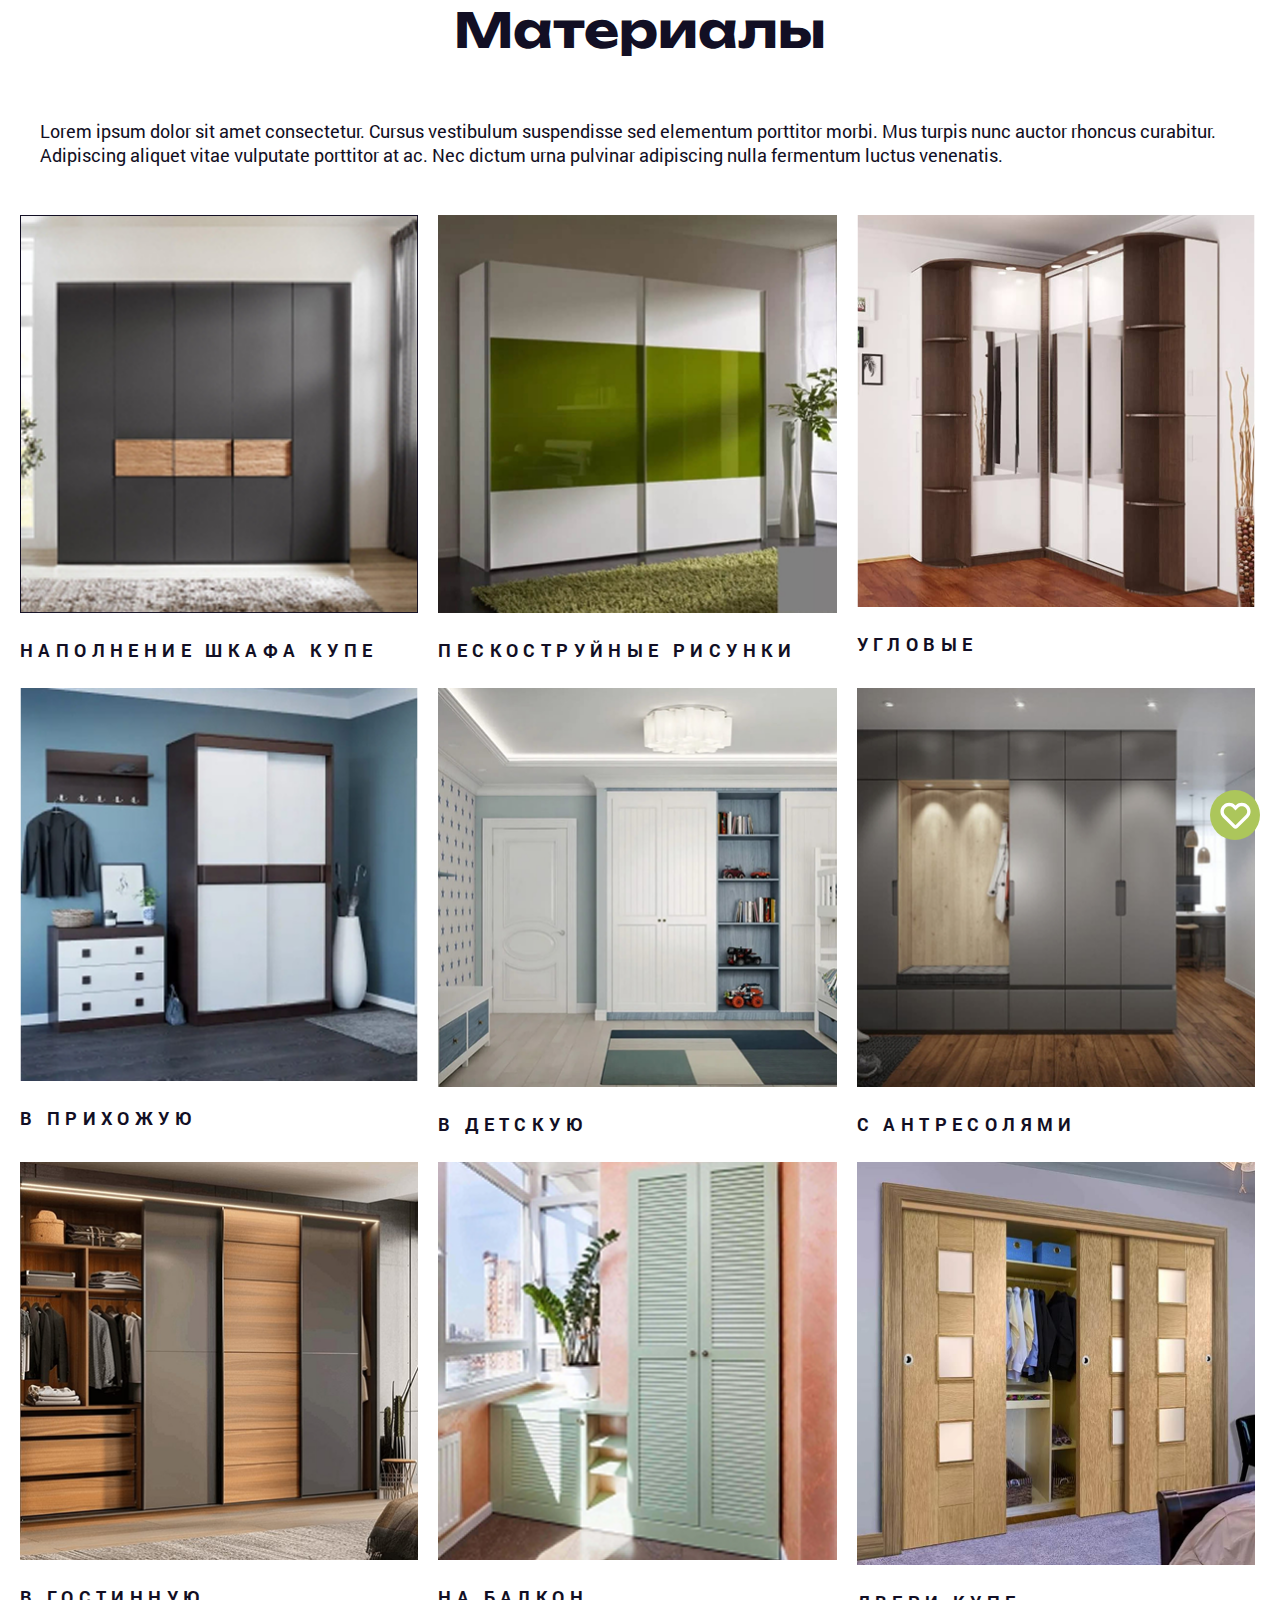
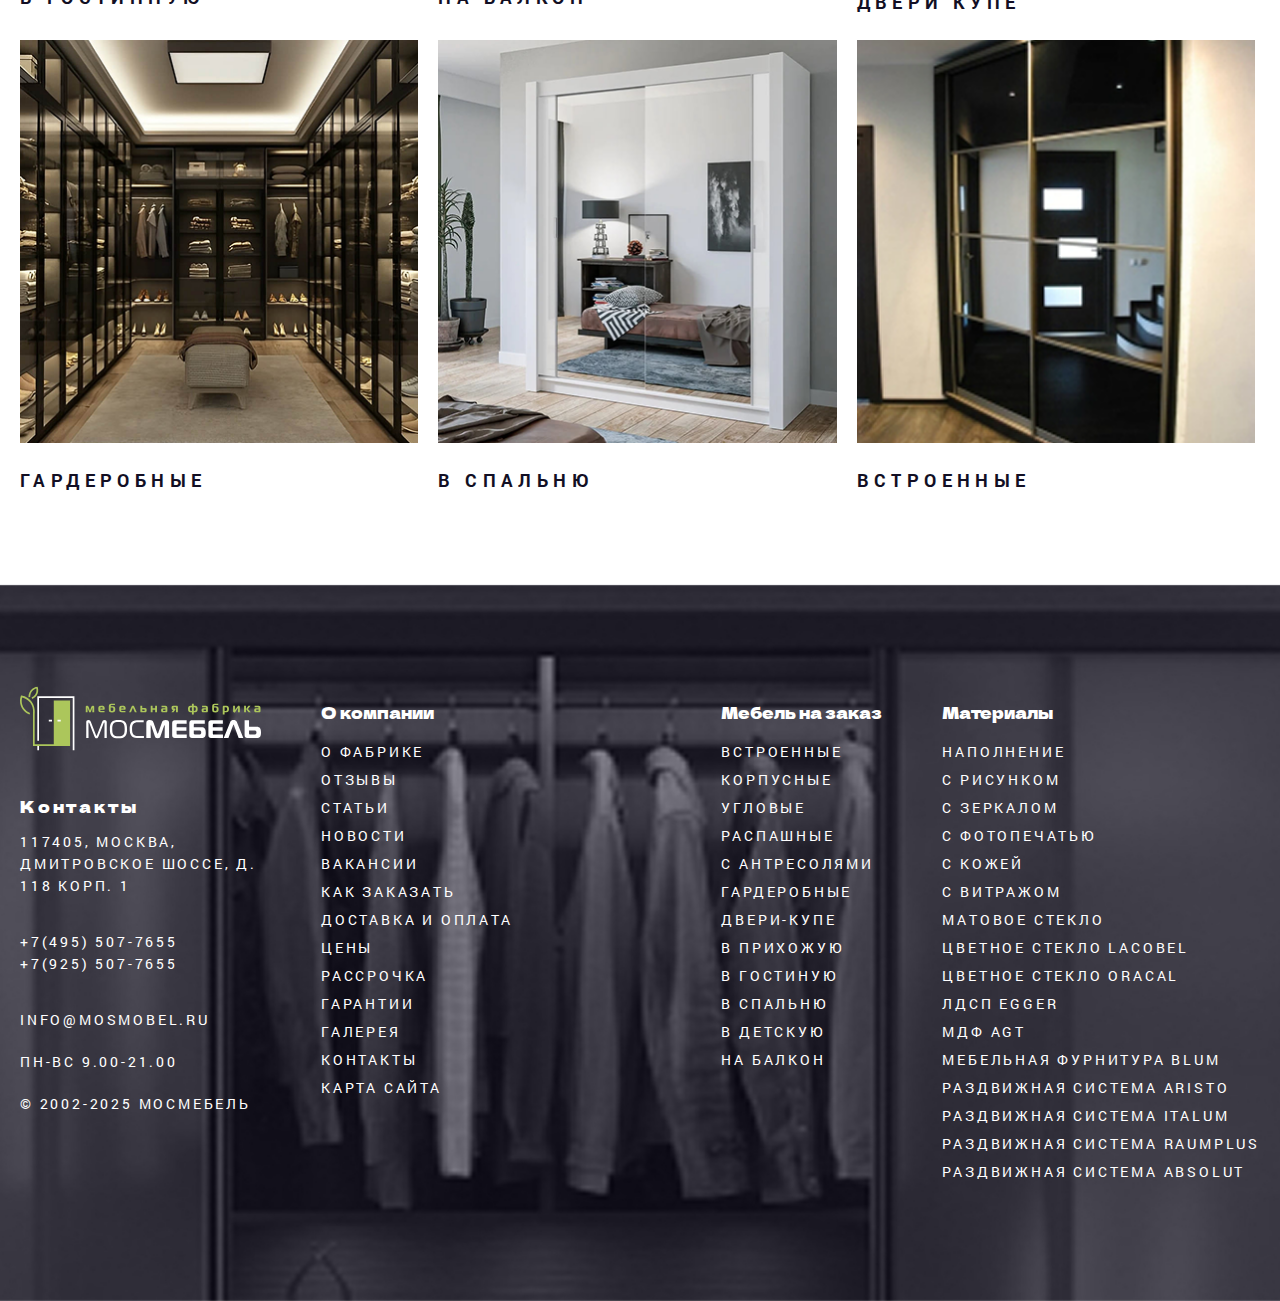
<file: materials.html>
<!DOCTYPE html>
<html lang="ru">
  <head>
    <meta charset="UTF-8" />
    <meta http-equiv="X-UA-Compatible" content="IE=edge" />
    <meta name="viewport" content="width=device-width, initial-scale=1" />
    <base href="/" />
    <link rel="preconnect" href="https://fonts.googleapis.com" />
    <link rel="preconnect" href="https://fonts.gstatic.com" crossorigin />
    <link
      href="https://fonts.googleapis.com/css2?family=Playfair+Display:ital,wght@0,400..900;1,400..900&family=Roboto:ital,wght@0,100..900;1,100..900&display=swap"
      rel="stylesheet"
    />
    <link rel="stylesheet" href="/assets/libs/swiper/swiper-bundle.min.css" />
    <link rel="stylesheet" href="/assets/fonts/fonts.css" />
    <link rel="stylesheet" href="/assets/css/main.css" />
    <title>Document</title>
  </head>

  <body>
    <header>
      <div class="c-container"></div>
    </header>

    <div class="c-container">
      <h1 class="c-page-title">Материалы</h1>
      <div class="c-page-desc">
        Lorem ipsum dolor sit amet consectetur. Cursus vestibulum suspendisse
        sed elementum porttitor morbi. Mus turpis nunc auctor rhoncus curabitur.
        Adipiscing aliquet vitae vulputate porttitor at ac. Nec dictum urna
        pulvinar adipiscing nulla fermentum luctus venenatis.
      </div>
    </div>

    <section class="main-categories-wrap">
      <div class="c-container">
        <div class="main-categories">
          <a href="#" class="main-categories-item">
            <div class="main-categories-item-img">
              <img src="/assets/img/categories1.png" alt="Распашные" />
            </div>
            <div class="main-categories-item-title-wrap">
              <div class="main-categories-item-title">
                Наполнение шкафа купе
                <span class="c-arrrow">
                  <svg
                    width="22"
                    height="8"
                    viewBox="0 0 22 8"
                    fill="none"
                    xmlns="http://www.w3.org/2000/svg"
                  >
                    <path
                      d="M1 3.41919C0.723858 3.41919 0.5 3.64305 0.5 3.91919C0.5 4.19533 0.723858 4.41919 1 4.41919V3.41919ZM21.3536 4.27274C21.5488 4.07748 21.5488 3.7609 21.3536 3.56564L18.1716 0.383656C17.9763 0.188393 17.6597 0.188393 17.4645 0.383656C17.2692 0.578918 17.2692 0.8955 17.4645 1.09076L20.2929 3.91919L17.4645 6.74762C17.2692 6.94288 17.2692 7.25946 17.4645 7.45472C17.6597 7.64999 17.9763 7.64999 18.1716 7.45472L21.3536 4.27274ZM1 4.41919H21V3.41919H1V4.41919Z"
                      fill="#ffffff"
                    />
                  </svg>
                </span>
              </div>
            </div>
          </a>
          <a href="#" class="main-categories-item">
            <div class="main-categories-item-img">
              <img src="/assets/img/categories2.png" alt="Распашные" />
            </div>
            <div class="main-categories-item-title-wrap">
              <div class="main-categories-item-title">
                Пескоструйные рисунки
                <span class="c-arrrow">
                  <svg
                    width="22"
                    height="8"
                    viewBox="0 0 22 8"
                    fill="none"
                    xmlns="http://www.w3.org/2000/svg"
                  >
                    <path
                      d="M1 3.41919C0.723858 3.41919 0.5 3.64305 0.5 3.91919C0.5 4.19533 0.723858 4.41919 1 4.41919V3.41919ZM21.3536 4.27274C21.5488 4.07748 21.5488 3.7609 21.3536 3.56564L18.1716 0.383656C17.9763 0.188393 17.6597 0.188393 17.4645 0.383656C17.2692 0.578918 17.2692 0.8955 17.4645 1.09076L20.2929 3.91919L17.4645 6.74762C17.2692 6.94288 17.2692 7.25946 17.4645 7.45472C17.6597 7.64999 17.9763 7.64999 18.1716 7.45472L21.3536 4.27274ZM1 4.41919H21V3.41919H1V4.41919Z"
                      fill="#ffffff"
                    />
                  </svg>
                </span>
              </div>
            </div>
          </a>
          <a class="main-categories-item">
            <div class="main-categories-item-img">
              <img src="/assets/img/categories3.png" alt="Угловые" />
            </div>
            <div class="main-categories-item-title-wrap">
              <div class="main-categories-item-title">
                Угловые
                <span class="c-arrrow">
                  <svg
                    width="22"
                    height="8"
                    viewBox="0 0 22 8"
                    fill="none"
                    xmlns="http://www.w3.org/2000/svg"
                  >
                    <path
                      d="M1 3.41919C0.723858 3.41919 0.5 3.64305 0.5 3.91919C0.5 4.19533 0.723858 4.41919 1 4.41919V3.41919ZM21.3536 4.27274C21.5488 4.07748 21.5488 3.7609 21.3536 3.56564L18.1716 0.383656C17.9763 0.188393 17.6597 0.188393 17.4645 0.383656C17.2692 0.578918 17.2692 0.8955 17.4645 1.09076L20.2929 3.91919L17.4645 6.74762C17.2692 6.94288 17.2692 7.25946 17.4645 7.45472C17.6597 7.64999 17.9763 7.64999 18.1716 7.45472L21.3536 4.27274ZM1 4.41919H21V3.41919H1V4.41919Z"
                      fill="#ffffff"
                    />
                  </svg>
                </span>
              </div>
            </div>
          </a>
          <a class="main-categories-item">
            <div class="main-categories-item-img">
              <img src="/assets/img/categories4.png" alt="В прихожую" />
            </div>
            <div class="main-categories-item-title-wrap">
              <div class="main-categories-item-title">
                В прихожую
                <span class="c-arrrow">
                  <svg
                    width="22"
                    height="8"
                    viewBox="0 0 22 8"
                    fill="none"
                    xmlns="http://www.w3.org/2000/svg"
                  >
                    <path
                      d="M1 3.41919C0.723858 3.41919 0.5 3.64305 0.5 3.91919C0.5 4.19533 0.723858 4.41919 1 4.41919V3.41919ZM21.3536 4.27274C21.5488 4.07748 21.5488 3.7609 21.3536 3.56564L18.1716 0.383656C17.9763 0.188393 17.6597 0.188393 17.4645 0.383656C17.2692 0.578918 17.2692 0.8955 17.4645 1.09076L20.2929 3.91919L17.4645 6.74762C17.2692 6.94288 17.2692 7.25946 17.4645 7.45472C17.6597 7.64999 17.9763 7.64999 18.1716 7.45472L21.3536 4.27274ZM1 4.41919H21V3.41919H1V4.41919Z"
                      fill="#ffffff"
                    />
                  </svg>
                </span>
              </div>
            </div>
          </a>
          <a class="main-categories-item">
            <div class="main-categories-item-img">
              <img src="/assets/img/categories5.png" alt="В детскую" />
            </div>
            <div class="main-categories-item-title-wrap">
              <div class="main-categories-item-title">
                В детскую
                <span class="c-arrrow">
                  <svg
                    width="22"
                    height="8"
                    viewBox="0 0 22 8"
                    fill="none"
                    xmlns="http://www.w3.org/2000/svg"
                  >
                    <path
                      d="M1 3.41919C0.723858 3.41919 0.5 3.64305 0.5 3.91919C0.5 4.19533 0.723858 4.41919 1 4.41919V3.41919ZM21.3536 4.27274C21.5488 4.07748 21.5488 3.7609 21.3536 3.56564L18.1716 0.383656C17.9763 0.188393 17.6597 0.188393 17.4645 0.383656C17.2692 0.578918 17.2692 0.8955 17.4645 1.09076L20.2929 3.91919L17.4645 6.74762C17.2692 6.94288 17.2692 7.25946 17.4645 7.45472C17.6597 7.64999 17.9763 7.64999 18.1716 7.45472L21.3536 4.27274ZM1 4.41919H21V3.41919H1V4.41919Z"
                      fill="#ffffff"
                    />
                  </svg>
                </span>
              </div>
            </div>
          </a>
          <a class="main-categories-item">
            <div class="main-categories-item-img">
              <img src="/assets/img/categories6.png" alt="С антресолями" />
            </div>
            <div class="main-categories-item-title-wrap">
              <div class="main-categories-item-title">
                С антресолями
                <span class="c-arrrow">
                  <svg
                    width="22"
                    height="8"
                    viewBox="0 0 22 8"
                    fill="none"
                    xmlns="http://www.w3.org/2000/svg"
                  >
                    <path
                      d="M1 3.41919C0.723858 3.41919 0.5 3.64305 0.5 3.91919C0.5 4.19533 0.723858 4.41919 1 4.41919V3.41919ZM21.3536 4.27274C21.5488 4.07748 21.5488 3.7609 21.3536 3.56564L18.1716 0.383656C17.9763 0.188393 17.6597 0.188393 17.4645 0.383656C17.2692 0.578918 17.2692 0.8955 17.4645 1.09076L20.2929 3.91919L17.4645 6.74762C17.2692 6.94288 17.2692 7.25946 17.4645 7.45472C17.6597 7.64999 17.9763 7.64999 18.1716 7.45472L21.3536 4.27274ZM1 4.41919H21V3.41919H1V4.41919Z"
                      fill="#ffffff"
                    />
                  </svg>
                </span>
              </div>
            </div>
            <a class="main-categories-item">
              <div class="main-categories-item-img">
                <img src="/assets/img/categories7.png" alt="В гостинную" />
              </div>
              <div class="main-categories-item-title-wrap">
                <div class="main-categories-item-title">
                  В гостинную
                  <span class="c-arrrow">
                    <svg
                      width="22"
                      height="8"
                      viewBox="0 0 22 8"
                      fill="none"
                      xmlns="http://www.w3.org/2000/svg"
                    >
                      <path
                        d="M1 3.41919C0.723858 3.41919 0.5 3.64305 0.5 3.91919C0.5 4.19533 0.723858 4.41919 1 4.41919V3.41919ZM21.3536 4.27274C21.5488 4.07748 21.5488 3.7609 21.3536 3.56564L18.1716 0.383656C17.9763 0.188393 17.6597 0.188393 17.4645 0.383656C17.2692 0.578918 17.2692 0.8955 17.4645 1.09076L20.2929 3.91919L17.4645 6.74762C17.2692 6.94288 17.2692 7.25946 17.4645 7.45472C17.6597 7.64999 17.9763 7.64999 18.1716 7.45472L21.3536 4.27274ZM1 4.41919H21V3.41919H1V4.41919Z"
                        fill="#ffffff"
                      />
                    </svg>
                  </span>
                </div>
              </div>
            </a>
            <a class="main-categories-item">
              <div class="main-categories-item-img">
                <img src="/assets/img/categories8.png" alt="На балкон" />
              </div>
              <div class="main-categories-item-title-wrap">
                <div class="main-categories-item-title">
                  На балкон
                  <span class="c-arrrow">
                    <svg
                      width="22"
                      height="8"
                      viewBox="0 0 22 8"
                      fill="none"
                      xmlns="http://www.w3.org/2000/svg"
                    >
                      <path
                        d="M1 3.41919C0.723858 3.41919 0.5 3.64305 0.5 3.91919C0.5 4.19533 0.723858 4.41919 1 4.41919V3.41919ZM21.3536 4.27274C21.5488 4.07748 21.5488 3.7609 21.3536 3.56564L18.1716 0.383656C17.9763 0.188393 17.6597 0.188393 17.4645 0.383656C17.2692 0.578918 17.2692 0.8955 17.4645 1.09076L20.2929 3.91919L17.4645 6.74762C17.2692 6.94288 17.2692 7.25946 17.4645 7.45472C17.6597 7.64999 17.9763 7.64999 18.1716 7.45472L21.3536 4.27274ZM1 4.41919H21V3.41919H1V4.41919Z"
                        fill="#ffffff"
                      />
                    </svg>
                  </span>
                </div>
              </div>
            </a>
            <a class="main-categories-item">
              <div class="main-categories-item-img">
                <img src="/assets/img/categories9.png" alt="Двери купе" />
              </div>
              <div class="main-categories-item-title-wrap">
                <div class="main-categories-item-title">
                  Двери купе
                  <span class="c-arrrow">
                    <svg
                      width="22"
                      height="8"
                      viewBox="0 0 22 8"
                      fill="none"
                      xmlns="http://www.w3.org/2000/svg"
                    >
                      <path
                        d="M1 3.41919C0.723858 3.41919 0.5 3.64305 0.5 3.91919C0.5 4.19533 0.723858 4.41919 1 4.41919V3.41919ZM21.3536 4.27274C21.5488 4.07748 21.5488 3.7609 21.3536 3.56564L18.1716 0.383656C17.9763 0.188393 17.6597 0.188393 17.4645 0.383656C17.2692 0.578918 17.2692 0.8955 17.4645 1.09076L20.2929 3.91919L17.4645 6.74762C17.2692 6.94288 17.2692 7.25946 17.4645 7.45472C17.6597 7.64999 17.9763 7.64999 18.1716 7.45472L21.3536 4.27274ZM1 4.41919H21V3.41919H1V4.41919Z"
                        fill="#ffffff"
                      />
                    </svg>
                  </span>
                </div>
              </div>
            </a>
            <a class="main-categories-item">
              <div class="main-categories-item-img">
                <img src="/assets/img/categories10.png" alt="Гардеробные" />
              </div>
              <div class="main-categories-item-title-wrap">
                <div class="main-categories-item-title">
                  Гардеробные
                  <span class="c-arrrow">
                    <svg
                      width="22"
                      height="8"
                      viewBox="0 0 22 8"
                      fill="none"
                      xmlns="http://www.w3.org/2000/svg"
                    >
                      <path
                        d="M1 3.41919C0.723858 3.41919 0.5 3.64305 0.5 3.91919C0.5 4.19533 0.723858 4.41919 1 4.41919V3.41919ZM21.3536 4.27274C21.5488 4.07748 21.5488 3.7609 21.3536 3.56564L18.1716 0.383656C17.9763 0.188393 17.6597 0.188393 17.4645 0.383656C17.2692 0.578918 17.2692 0.8955 17.4645 1.09076L20.2929 3.91919L17.4645 6.74762C17.2692 6.94288 17.2692 7.25946 17.4645 7.45472C17.6597 7.64999 17.9763 7.64999 18.1716 7.45472L21.3536 4.27274ZM1 4.41919H21V3.41919H1V4.41919Z"
                        fill="#ffffff"
                      />
                    </svg>
                  </span>
                </div>
              </div>
            </a>
            <a class="main-categories-item">
              <div class="main-categories-item-img">
                <img src="/assets/img/categories11.png" alt="В спальню" />
              </div>
              <div class="main-categories-item-title-wrap">
                <div class="main-categories-item-title">
                  В спальню
                  <span class="c-arrrow">
                    <svg
                      width="22"
                      height="8"
                      viewBox="0 0 22 8"
                      fill="none"
                      xmlns="http://www.w3.org/2000/svg"
                    >
                      <path
                        d="M1 3.41919C0.723858 3.41919 0.5 3.64305 0.5 3.91919C0.5 4.19533 0.723858 4.41919 1 4.41919V3.41919ZM21.3536 4.27274C21.5488 4.07748 21.5488 3.7609 21.3536 3.56564L18.1716 0.383656C17.9763 0.188393 17.6597 0.188393 17.4645 0.383656C17.2692 0.578918 17.2692 0.8955 17.4645 1.09076L20.2929 3.91919L17.4645 6.74762C17.2692 6.94288 17.2692 7.25946 17.4645 7.45472C17.6597 7.64999 17.9763 7.64999 18.1716 7.45472L21.3536 4.27274ZM1 4.41919H21V3.41919H1V4.41919Z"
                        fill="#ffffff"
                      />
                    </svg>
                  </span>
                </div>
              </div>
            </a>
            <a class="main-categories-item">
              <div class="main-categories-item-img">
                <img src="/assets/img/categories12.png" alt="Встроенные" />
              </div>
              <div class="main-categories-item-title-wrap">
                <div class="main-categories-item-title">
                  Встроенные
                  <span class="c-arrrow">
                    <svg
                      width="22"
                      height="8"
                      viewBox="0 0 22 8"
                      fill="none"
                      xmlns="http://www.w3.org/2000/svg"
                    >
                      <path
                        d="M1 3.41919C0.723858 3.41919 0.5 3.64305 0.5 3.91919C0.5 4.19533 0.723858 4.41919 1 4.41919V3.41919ZM21.3536 4.27274C21.5488 4.07748 21.5488 3.7609 21.3536 3.56564L18.1716 0.383656C17.9763 0.188393 17.6597 0.188393 17.4645 0.383656C17.2692 0.578918 17.2692 0.8955 17.4645 1.09076L20.2929 3.91919L17.4645 6.74762C17.2692 6.94288 17.2692 7.25946 17.4645 7.45472C17.6597 7.64999 17.9763 7.64999 18.1716 7.45472L21.3536 4.27274ZM1 4.41919H21V3.41919H1V4.41919Z"
                        fill="#ffffff"
                      />
                    </svg>
                  </span>
                </div>
              </div>
            </a>
          </a>
        </div>
      </div>
    </section>

    <footer class="c-footer">
      <div class="c-container">
        <div class="c-footer-row">
          <div class="c-footer-col">
            <div class="c-footer-info">
              <a href="/" class="c-footer-logo"
                ><img src="/assets/img/footer-logo.svg" alt=""
              /></a>
              <div class="c-footer-contacts">
                <div class="c-footer-contacts-title">Контакты</div>
                <div class="c-footer-contacts-list">
                  <div class="c-footer-contacts-item c-footer-address">
                    117405, Москва, Дмитровское шоссе, д. 118 корп. 1
                  </div>
                  <div class="c-footer-contacts-item c-footer-tel">
                    <a href="tel:+74955077655">+7(495) 507-7655</a>
                    <a href="tel:+79255077655">+7(925) 507-7655</a>
                  </div>
                  <div class="c-footer-contacts-item">
                    <a href="mailto:info@mosmobel.ru">info@mosmobel.ru</a>
                  </div>
                  <div class="c-footer-contacts-item">пн-вс 9.00-21.00</div>
                  <div class="c-footer-contacts-item">
                    © 2002-2025 Мосмебель
                  </div>
                </div>
              </div>
            </div>
            <div class="c-footer-menu-wrap">
              <div class="c-footer-menu-title">О компании</div>
              <ul class="c-footer-menu">
                <li><a href="#">О фабрике</a></li>
                <li><a href="#">Отзывы</a></li>
                <li><a href="#">Статьи</a></li>
                <li><a href="#">Новости</a></li>
                <li><a href="#">Вакансии</a></li>
                <li><a href="#">Как заказать</a></li>
                <li><a href="#">Доставка и оплата</a></li>
                <li><a href="#">Цены</a></li>
                <li><a href="#">Рассрочка</a></li>
                <li><a href="#">Гарантии</a></li>
                <li><a href="#">Галерея</a></li>
                <li><a href="#">Контакты</a></li>
                <li><a href="#">Карта сайта</a></li>
              </ul>
            </div>
          </div>
          <div class="c-footer-col">
            <div class="c-footer-menu-wrap">
              <div class="c-footer-menu-title">Мебель на заказ</div>
              <ul class="c-footer-menu">
                <li><a href="#">Встроенные</a></li>
                <li><a href="#">Корпусные</a></li>
                <li><a href="#">Угловые</a></li>
                <li><a href="#">Распашные</a></li>
                <li><a href="#">С антресолями</a></li>
                <li><a href="#">Гардеробные</a></li>
                <li><a href="#">Двери-купе</a></li>
                <li><a href="#">В прихожую</a></li>
                <li><a href="#">В гостиную</a></li>
                <li><a href="#">В спальню</a></li>
                <li><a href="#">В детскую</a></li>
                <li><a href="#">На балкон</a></li>
              </ul>
            </div>

            <div class="c-footer-menu-wrap">
              <div class="c-footer-menu-title">Материалы</div>
              <ul class="c-footer-menu">
                <li><a href="#">Наполнение</a></li>
                <li><a href="#">С рисунком</a></li>
                <li><a href="#">С зеркалом</a></li>
                <li><a href="#">С фотопечатью</a></li>
                <li><a href="#">С кожей</a></li>
                <li><a href="#">С витражом</a></li>
                <li><a href="#">Матовое стекло</a></li>
                <li><a href="#">Цветное стекло LACOBEL</a></li>
                <li><a href="#">Цветное стекло ORACAL</a></li>
                <li><a href="#">ЛДСП EGGER</a></li>
                <li><a href="#">МДФ AGT</a></li>
                <li><a href="#">Мебельная фурнитура BLUM</a></li>
                <li><a href="#">Раздвижная система ARISTO</a></li>
                <li><a href="#">Раздвижная система ITALUM</a></li>
                <li><a href="#">Раздвижная система RAUMplus</a></li>
                <li><a href="#">Раздвижная система ABSOLUT</a></li>
              </ul>
            </div>
          </div>
        </div>
      </div>
    </footer>

    <a href="#fav" class="page-fav-link">
      <svg
        width="31"
        height="27"
        viewBox="0 0 31 27"
        fill="none"
        xmlns="http://www.w3.org/2000/svg"
      >
        <path
          fill-rule="evenodd"
          clip-rule="evenodd"
          d="M15.5 8.41177L12.6706 5.58236C10.7473 3.6591 7.62913 3.65911 5.70588 5.58236L5.27059 6.01765C3.34734 7.9409 3.34734 11.0591 5.27059 12.9824L15.5 23.2118L25.7294 12.9824C27.6527 11.0591 27.6527 7.9409 25.7294 6.01765L25.2941 5.58236C23.3709 3.65911 20.2527 3.6591 18.3294 5.58236L15.5 8.41177ZM2.87647 15.3765C-0.369014 12.131 -0.369013 6.86902 2.87647 3.62353L3.31177 3.18824C6.55725 -0.0572466 11.8192 -0.057248 15.0647 3.18824L15.5 3.62353L15.9353 3.18824C19.1808 -0.057248 24.4427 -0.0572466 27.6882 3.18824L28.1235 3.62353C31.369 6.86902 31.369 12.131 28.1235 15.3765L17.6765 25.8235C16.4744 27.0256 14.5256 27.0256 13.3235 25.8235L2.87647 15.3765Z"
          fill="#fff"
        ></path>
      </svg>
    </a>

    <script src="/assets/libs/swiper/swiper-bundle.min.js"></script>

    <script src="https://cdnjs.cloudflare.com/ajax/libs/jquery/3.2.1/jquery.min.js"></script>
    <script src="/assets/js/common.js"></script>
  </body>
</html>
</file>
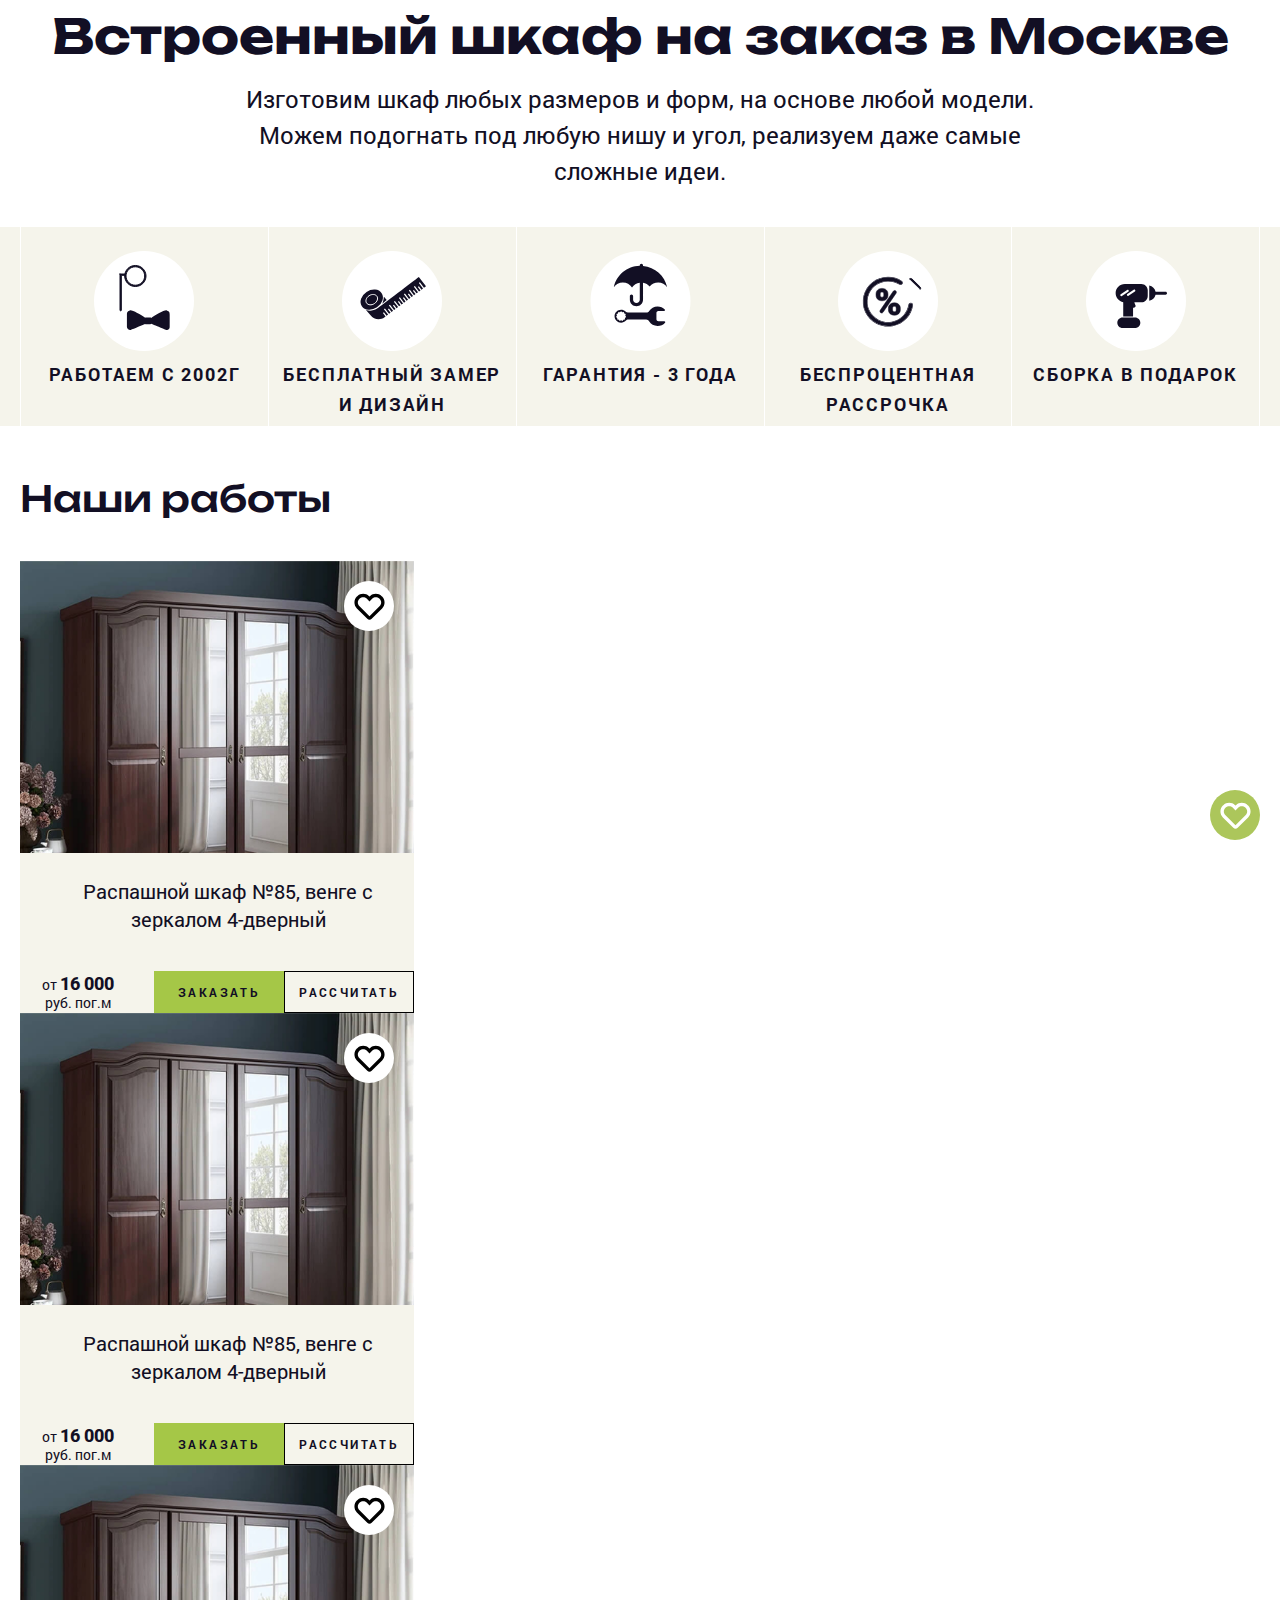
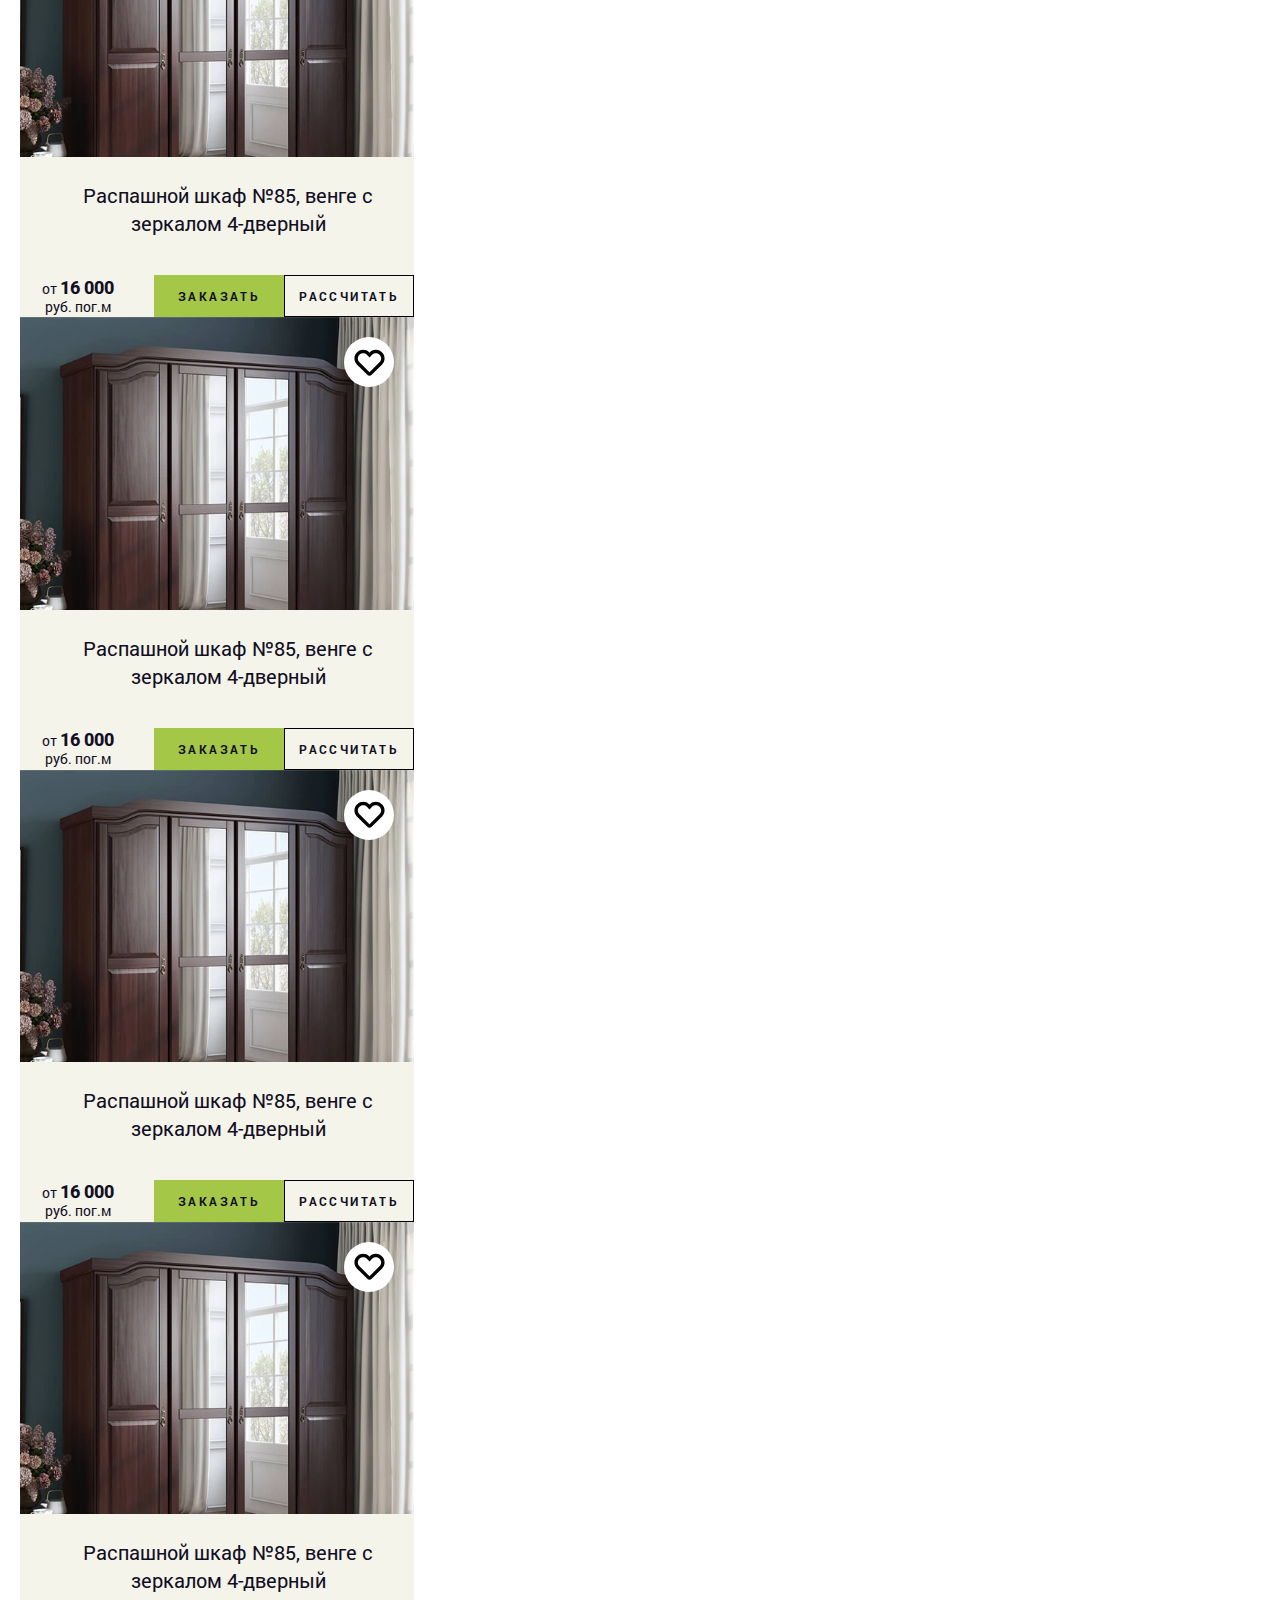
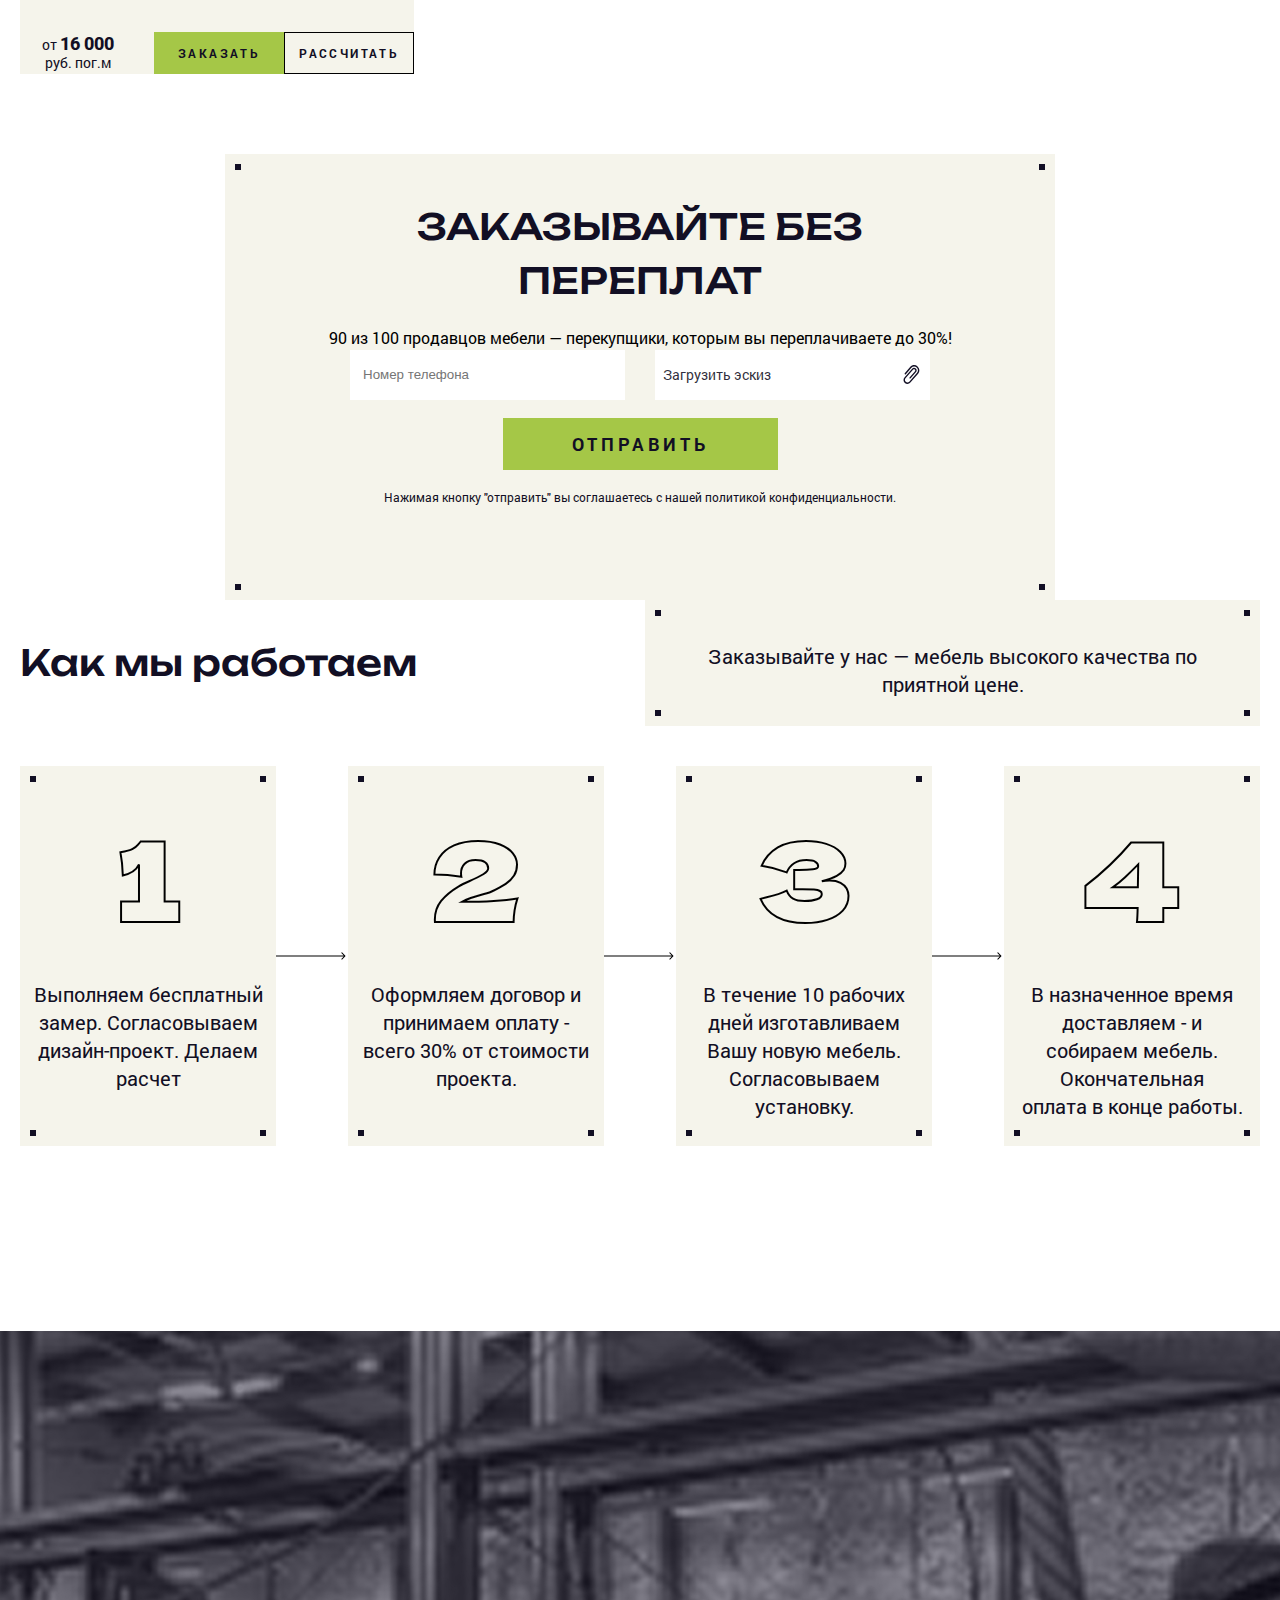
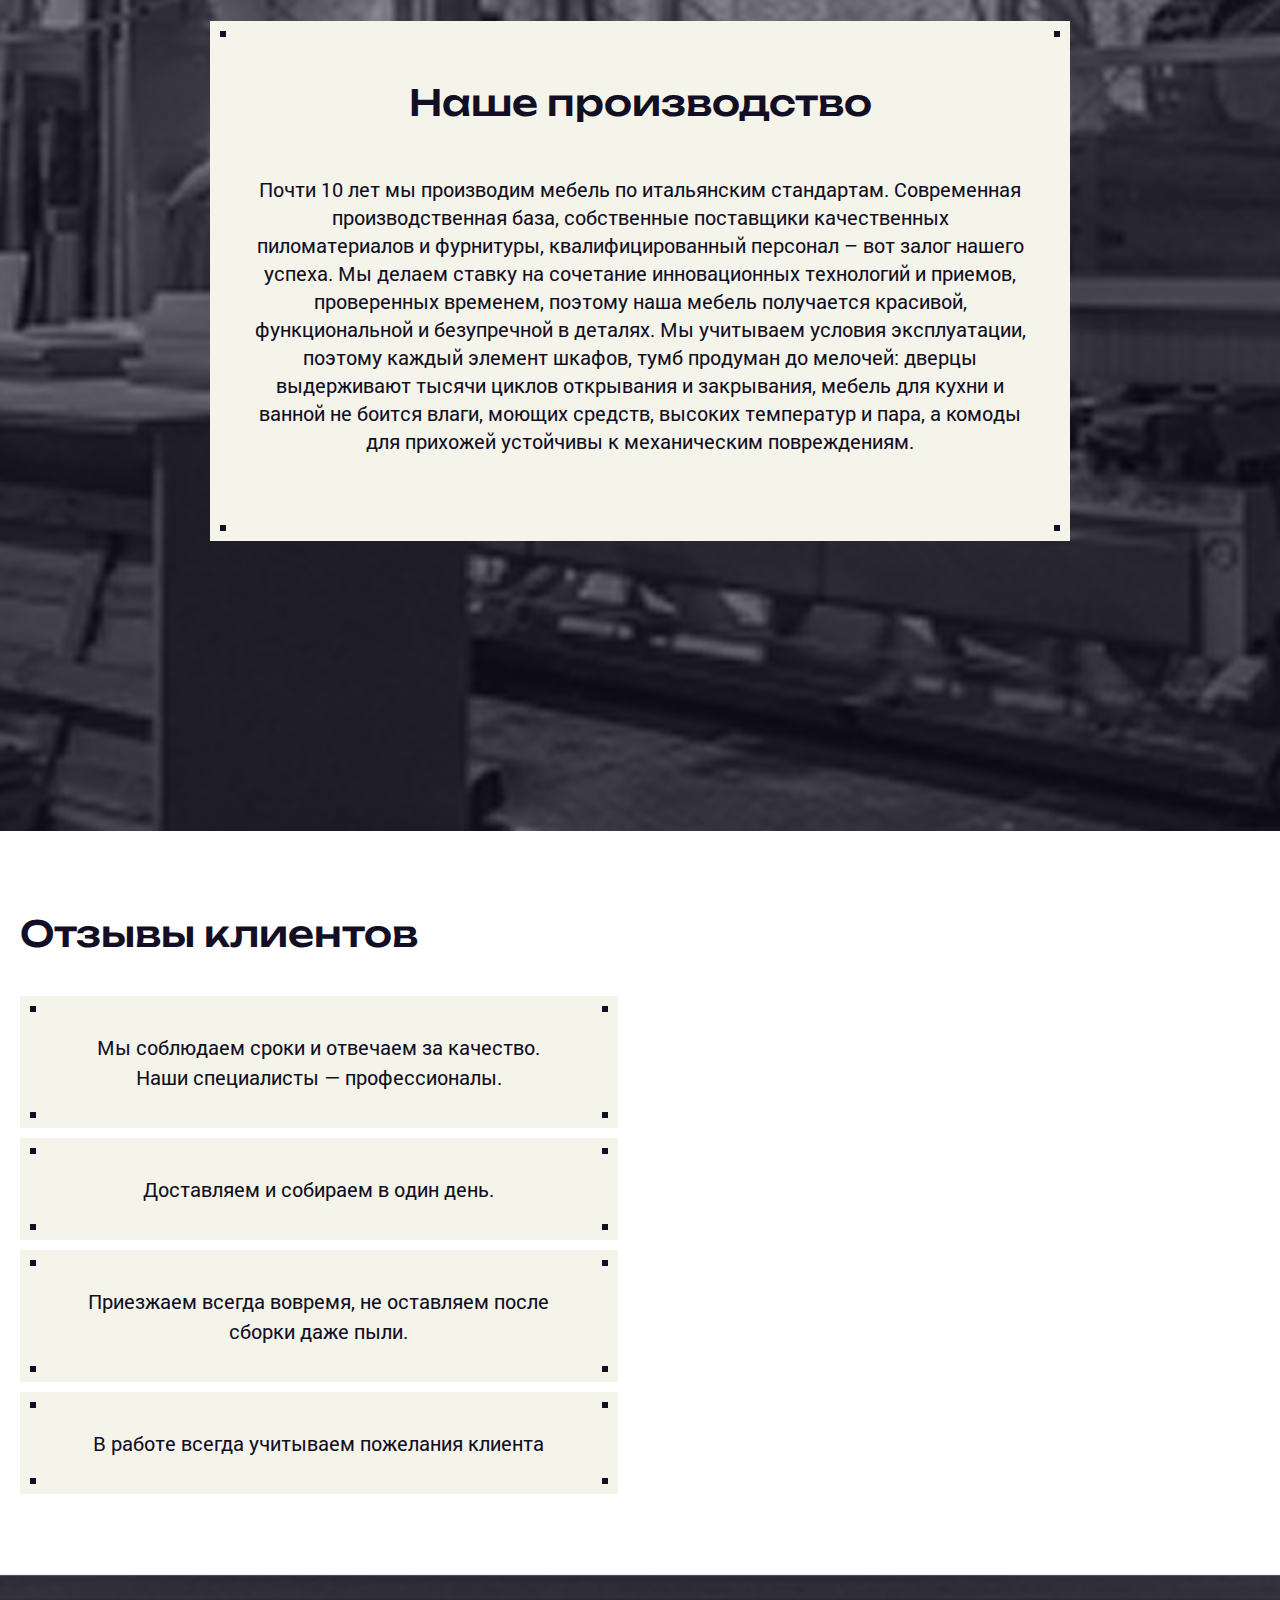
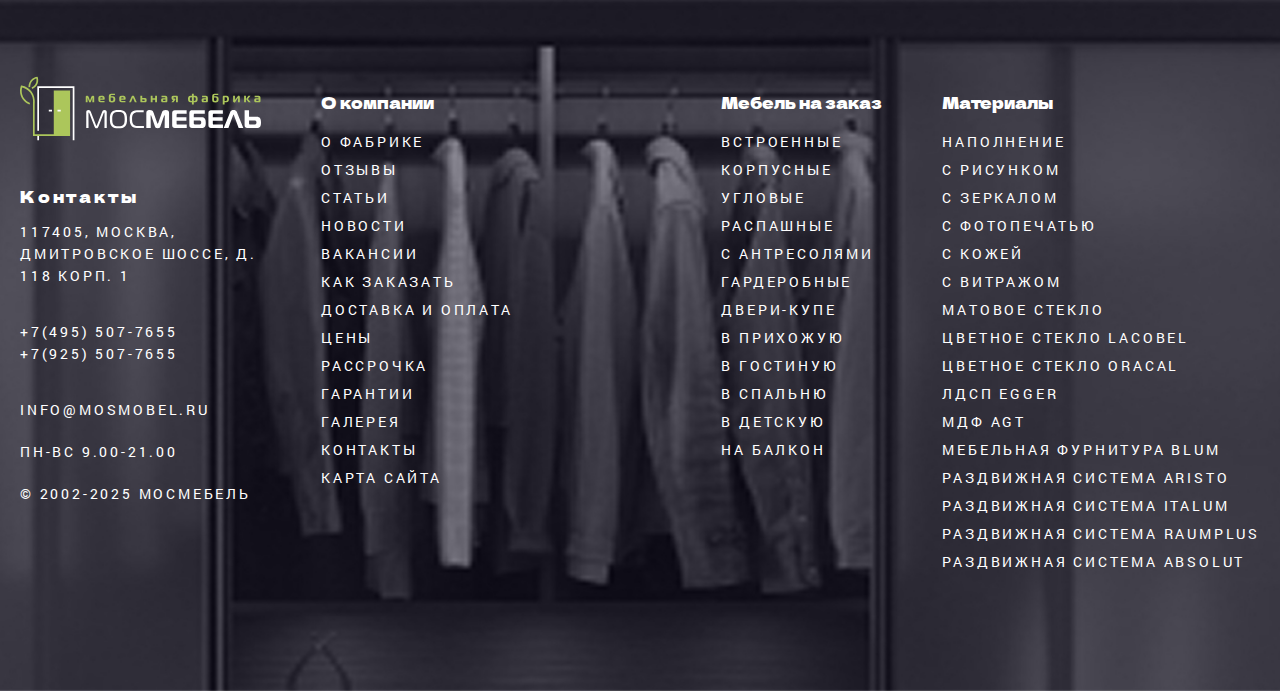
<file: order.html>
<!DOCTYPE html>
<html lang="ru">
  <head>
    <meta charset="UTF-8" />
    <meta http-equiv="X-UA-Compatible" content="IE=edge" />
    <meta name="viewport" content="width=device-width, initial-scale=1" />
    <base href="/" />
    <link rel="preconnect" href="https://fonts.googleapis.com" />
    <link rel="preconnect" href="https://fonts.gstatic.com" crossorigin />
    <link
      href="https://fonts.googleapis.com/css2?family=Playfair+Display:ital,wght@0,400..900;1,400..900&family=Roboto:ital,wght@0,100..900;1,100..900&display=swap"
      rel="stylesheet"
    />
    <link rel="stylesheet" href="/assets/libs/swiper/swiper-bundle.min.css" />
    <link rel="stylesheet" href="/assets/fonts/fonts.css" />
    <link rel="stylesheet" href="/assets/css/main.css" />
    <title>Document</title>
  </head>

  <body>
    <header>
      <div class="c-container"></div>
    </header>

    <div class="main-title-wrap">
      <div class="main-page-title">Встроенный шкаф на заказ в Москве</div>
      <div class="main-page-desc">
        Изготовим шкаф любых размеров и форм, на основе любой модели. Можем
        подогнать под любую нишу и угол, реализуем даже самые сложные идеи.
      </div>
    </div>

    <section class="inform-about-company">
      <div class="c-container">
        <div class="inform-list">
          <div class="inform-list-item">
            <div class="inform-list-item-img">
              <img src="/assets/img/Untitled1.svg" alt="Работаем с 2002г" />
            </div>
            <div class="inform-list-item-text">Работаем с 2002г</div>
          </div>
          <div class="inform-list-item">
            <div class="inform-list-item-img">
              <img
                src="/assets/img/Untitled2.svg"
                alt="Бесплатный замер и дизайн"
              />
            </div>
            <div class="inform-list-item-text">Бесплатный замер и дизайн</div>
          </div>
          <div class="inform-list-item">
            <div class="inform-list-item-img">
              <img src="/assets/img/Untitled3.svg" alt="Гарантия - 3 года" />
            </div>
            <div class="inform-list-item-text">Гарантия - 3 года</div>
          </div>
          <div class="inform-list-item">
            <div class="inform-list-item-img">
              <img
                src="/assets/img/Untitled4.svg"
                alt="Беспроцентная рассрочка"
              />
            </div>
            <div class="inform-list-item-text">Беспроцентная рассрочка</div>
          </div>
          <div class="inform-list-item">
            <div class="inform-list-item-img">
              <img src="/assets/img/Untitled5.svg" alt="Сборка в подарок" />
            </div>
            <div class="inform-list-item-text">Сборка в подарок</div>
          </div>
        </div>
      </div>
    </section>

    <section class="main-popular-wrap">
      <div class="c-container">
        <div class="s-title-wrap">
          <h2 class="s-title">Наши работы</h2>
        </div>

        <div class="main-oder">
          <div class="main-popular-item main-popular-item-alt">
            <div class="main-popular-item-img">
              <img src="/assets/img/popular1.png" alt="Распашной шкаф" />
              <div class="main-popular-item-fav-btn">
                <svg
                  width="31"
                  height="27"
                  viewBox="0 0 31 27"
                  fill="none"
                  xmlns="http://www.w3.org/2000/svg"
                >
                  <path
                    fill-rule="evenodd"
                    clip-rule="evenodd"
                    d="M15.5 8.41177L12.6706 5.58236C10.7473 3.6591 7.62913 3.65911 5.70588 5.58236L5.27059 6.01765C3.34734 7.9409 3.34734 11.0591 5.27059 12.9824L15.5 23.2118L25.7294 12.9824C27.6527 11.0591 27.6527 7.9409 25.7294 6.01765L25.2941 5.58236C23.3709 3.65911 20.2527 3.6591 18.3294 5.58236L15.5 8.41177ZM2.87647 15.3765C-0.369014 12.131 -0.369013 6.86902 2.87647 3.62353L3.31177 3.18824C6.55725 -0.0572466 11.8192 -0.057248 15.0647 3.18824L15.5 3.62353L15.9353 3.18824C19.1808 -0.057248 24.4427 -0.0572466 27.6882 3.18824L28.1235 3.62353C31.369 6.86902 31.369 12.131 28.1235 15.3765L17.6765 25.8235C16.4744 27.0256 14.5256 27.0256 13.3235 25.8235L2.87647 15.3765Z"
                    fill="#000"
                  />
                </svg>
              </div>
            </div>
            <div class="main-popular-item-wrap">
              <a href="" class="main-popular-item-title">
                Распашной шкаф №85, венге с зеркалом 4-дверный
              </a>
              <div class="main-popular-item-row">
                <div class="main-popular-item-price">
                  от <span>16 000</span> <br />руб. пог.м
                </div>
                <div class="main-popular-item-actions">
                  <a href="#" class="main-popular-item-btn">Заказать</a>
                  <a href="#" class="main-popular-item-btn-calc">Рассчитать</a>
                </div>
              </div>
            </div>
          </div>

          <div class="main-popular-item main-popular-item-alt">
            <div class="main-popular-item-img">
              <img src="/assets/img/popular1.png" alt="Распашной шкаф" />
              <div class="main-popular-item-fav-btn">
                <svg
                  width="31"
                  height="27"
                  viewBox="0 0 31 27"
                  fill="none"
                  xmlns="http://www.w3.org/2000/svg"
                >
                  <path
                    fill-rule="evenodd"
                    clip-rule="evenodd"
                    d="M15.5 8.41177L12.6706 5.58236C10.7473 3.6591 7.62913 3.65911 5.70588 5.58236L5.27059 6.01765C3.34734 7.9409 3.34734 11.0591 5.27059 12.9824L15.5 23.2118L25.7294 12.9824C27.6527 11.0591 27.6527 7.9409 25.7294 6.01765L25.2941 5.58236C23.3709 3.65911 20.2527 3.6591 18.3294 5.58236L15.5 8.41177ZM2.87647 15.3765C-0.369014 12.131 -0.369013 6.86902 2.87647 3.62353L3.31177 3.18824C6.55725 -0.0572466 11.8192 -0.057248 15.0647 3.18824L15.5 3.62353L15.9353 3.18824C19.1808 -0.057248 24.4427 -0.0572466 27.6882 3.18824L28.1235 3.62353C31.369 6.86902 31.369 12.131 28.1235 15.3765L17.6765 25.8235C16.4744 27.0256 14.5256 27.0256 13.3235 25.8235L2.87647 15.3765Z"
                    fill="#000"
                  />
                </svg>
              </div>
            </div>
            <div class="main-popular-item-wrap">
              <a href="" class="main-popular-item-title">
                Распашной шкаф №85, венге с зеркалом 4-дверный
              </a>
              <div class="main-popular-item-row">
                <div class="main-popular-item-price">
                  от <span>16 000</span> <br />руб. пог.м
                </div>
                <div class="main-popular-item-actions">
                  <a href="#" class="main-popular-item-btn">Заказать</a>
                  <a href="#" class="main-popular-item-btn-calc">Рассчитать</a>
                </div>
              </div>
            </div>
          </div>

          <div class="main-popular-item main-popular-item-alt">
            <div class="main-popular-item-img">
              <img src="/assets/img/popular1.png" alt="Распашной шкаф" />
              <div class="main-popular-item-fav-btn">
                <svg
                  width="31"
                  height="27"
                  viewBox="0 0 31 27"
                  fill="none"
                  xmlns="http://www.w3.org/2000/svg"
                >
                  <path
                    fill-rule="evenodd"
                    clip-rule="evenodd"
                    d="M15.5 8.41177L12.6706 5.58236C10.7473 3.6591 7.62913 3.65911 5.70588 5.58236L5.27059 6.01765C3.34734 7.9409 3.34734 11.0591 5.27059 12.9824L15.5 23.2118L25.7294 12.9824C27.6527 11.0591 27.6527 7.9409 25.7294 6.01765L25.2941 5.58236C23.3709 3.65911 20.2527 3.6591 18.3294 5.58236L15.5 8.41177ZM2.87647 15.3765C-0.369014 12.131 -0.369013 6.86902 2.87647 3.62353L3.31177 3.18824C6.55725 -0.0572466 11.8192 -0.057248 15.0647 3.18824L15.5 3.62353L15.9353 3.18824C19.1808 -0.057248 24.4427 -0.0572466 27.6882 3.18824L28.1235 3.62353C31.369 6.86902 31.369 12.131 28.1235 15.3765L17.6765 25.8235C16.4744 27.0256 14.5256 27.0256 13.3235 25.8235L2.87647 15.3765Z"
                    fill="#000"
                  />
                </svg>
              </div>
            </div>
            <div class="main-popular-item-wrap">
              <a href="" class="main-popular-item-title">
                Распашной шкаф №85, венге с зеркалом 4-дверный
              </a>
              <div class="main-popular-item-row">
                <div class="main-popular-item-price">
                  от <span>16 000</span> <br />руб. пог.м
                </div>
                <div class="main-popular-item-actions">
                  <a href="#" class="main-popular-item-btn">Заказать</a>
                  <a href="#" class="main-popular-item-btn-calc">Рассчитать</a>
                </div>
              </div>
            </div>
          </div>

          <div class="main-popular-item main-popular-item-alt">
            <div class="main-popular-item-img">
              <img src="/assets/img/popular1.png" alt="Распашной шкаф" />
              <div class="main-popular-item-fav-btn">
                <svg
                  width="31"
                  height="27"
                  viewBox="0 0 31 27"
                  fill="none"
                  xmlns="http://www.w3.org/2000/svg"
                >
                  <path
                    fill-rule="evenodd"
                    clip-rule="evenodd"
                    d="M15.5 8.41177L12.6706 5.58236C10.7473 3.6591 7.62913 3.65911 5.70588 5.58236L5.27059 6.01765C3.34734 7.9409 3.34734 11.0591 5.27059 12.9824L15.5 23.2118L25.7294 12.9824C27.6527 11.0591 27.6527 7.9409 25.7294 6.01765L25.2941 5.58236C23.3709 3.65911 20.2527 3.6591 18.3294 5.58236L15.5 8.41177ZM2.87647 15.3765C-0.369014 12.131 -0.369013 6.86902 2.87647 3.62353L3.31177 3.18824C6.55725 -0.0572466 11.8192 -0.057248 15.0647 3.18824L15.5 3.62353L15.9353 3.18824C19.1808 -0.057248 24.4427 -0.0572466 27.6882 3.18824L28.1235 3.62353C31.369 6.86902 31.369 12.131 28.1235 15.3765L17.6765 25.8235C16.4744 27.0256 14.5256 27.0256 13.3235 25.8235L2.87647 15.3765Z"
                    fill="#000"
                  />
                </svg>
              </div>
            </div>
            <div class="main-popular-item-wrap">
              <a href="" class="main-popular-item-title">
                Распашной шкаф №85, венге с зеркалом 4-дверный
              </a>
              <div class="main-popular-item-row">
                <div class="main-popular-item-price">
                  от <span>16 000</span> <br />руб. пог.м
                </div>
                <div class="main-popular-item-actions">
                  <a href="#" class="main-popular-item-btn">Заказать</a>
                  <a href="#" class="main-popular-item-btn-calc">Рассчитать</a>
                </div>
              </div>
            </div>
          </div>

          <div class="main-popular-item main-popular-item-alt">
            <div class="main-popular-item-img">
              <img src="/assets/img/popular1.png" alt="Распашной шкаф" />
              <div class="main-popular-item-fav-btn">
                <svg
                  width="31"
                  height="27"
                  viewBox="0 0 31 27"
                  fill="none"
                  xmlns="http://www.w3.org/2000/svg"
                >
                  <path
                    fill-rule="evenodd"
                    clip-rule="evenodd"
                    d="M15.5 8.41177L12.6706 5.58236C10.7473 3.6591 7.62913 3.65911 5.70588 5.58236L5.27059 6.01765C3.34734 7.9409 3.34734 11.0591 5.27059 12.9824L15.5 23.2118L25.7294 12.9824C27.6527 11.0591 27.6527 7.9409 25.7294 6.01765L25.2941 5.58236C23.3709 3.65911 20.2527 3.6591 18.3294 5.58236L15.5 8.41177ZM2.87647 15.3765C-0.369014 12.131 -0.369013 6.86902 2.87647 3.62353L3.31177 3.18824C6.55725 -0.0572466 11.8192 -0.057248 15.0647 3.18824L15.5 3.62353L15.9353 3.18824C19.1808 -0.057248 24.4427 -0.0572466 27.6882 3.18824L28.1235 3.62353C31.369 6.86902 31.369 12.131 28.1235 15.3765L17.6765 25.8235C16.4744 27.0256 14.5256 27.0256 13.3235 25.8235L2.87647 15.3765Z"
                    fill="#000"
                  />
                </svg>
              </div>
            </div>
            <div class="main-popular-item-wrap">
              <a href="" class="main-popular-item-title">
                Распашной шкаф №85, венге с зеркалом 4-дверный
              </a>
              <div class="main-popular-item-row">
                <div class="main-popular-item-price">
                  от <span>16 000</span> <br />руб. пог.м
                </div>
                <div class="main-popular-item-actions">
                  <a href="#" class="main-popular-item-btn">Заказать</a>
                  <a href="#" class="main-popular-item-btn-calc">Рассчитать</a>
                </div>
              </div>
            </div>
          </div>

          <div class="main-popular-item main-popular-item-alt">
            <div class="main-popular-item-img">
              <img src="/assets/img/popular1.png" alt="Распашной шкаф" />
              <div class="main-popular-item-fav-btn">
                <svg
                  width="31"
                  height="27"
                  viewBox="0 0 31 27"
                  fill="none"
                  xmlns="http://www.w3.org/2000/svg"
                >
                  <path
                    fill-rule="evenodd"
                    clip-rule="evenodd"
                    d="M15.5 8.41177L12.6706 5.58236C10.7473 3.6591 7.62913 3.65911 5.70588 5.58236L5.27059 6.01765C3.34734 7.9409 3.34734 11.0591 5.27059 12.9824L15.5 23.2118L25.7294 12.9824C27.6527 11.0591 27.6527 7.9409 25.7294 6.01765L25.2941 5.58236C23.3709 3.65911 20.2527 3.6591 18.3294 5.58236L15.5 8.41177ZM2.87647 15.3765C-0.369014 12.131 -0.369013 6.86902 2.87647 3.62353L3.31177 3.18824C6.55725 -0.0572466 11.8192 -0.057248 15.0647 3.18824L15.5 3.62353L15.9353 3.18824C19.1808 -0.057248 24.4427 -0.0572466 27.6882 3.18824L28.1235 3.62353C31.369 6.86902 31.369 12.131 28.1235 15.3765L17.6765 25.8235C16.4744 27.0256 14.5256 27.0256 13.3235 25.8235L2.87647 15.3765Z"
                    fill="#000"
                  />
                </svg>
              </div>
            </div>
            <div class="main-popular-item-wrap">
              <a href="" class="main-popular-item-title">
                Распашной шкаф №85, венге с зеркалом 4-дверный
              </a>
              <div class="main-popular-item-row">
                <div class="main-popular-item-price">
                  от <span>16 000</span> <br />руб. пог.м
                </div>
                <div class="main-popular-item-actions">
                  <a href="#" class="main-popular-item-btn">Заказать</a>
                  <a href="#" class="main-popular-item-btn-calc">Рассчитать</a>
                </div>
              </div>
            </div>
          </div>
        </div>
      </div>
    </section>

    <section class="main-requests-oder">
      <div class="c-container">
        <div class="main-requests-form-wrap use-dots">
          <div class="main-requests-form-title">
            Заказывайте без <br />переплат
          </div>
          <div class="main-oder-form-desc">
            90 из 100 продавцов мебели — перекупщики, которым вы переплачиваете
            до 30%!
          </div>
          <form action="#" class="main-requests-form ajax_form">
            <div class="main-requests-form-row">
              <label class="main-requests-form-field">
                <input
                  type="tel"
                  placeholder="Номер телефона"
                  name="phone"
                  class="main-requests-form-input"
                />
              </label>
              <label
                class="main-requests-form-field main-requests-form-file-field"
              >
                <input type="file" name="file" />
                <span>Загрузить эскиз</span>
                <svg
                  width="22"
                  height="23"
                  viewBox="0 0 22 23"
                  fill="none"
                  xmlns="http://www.w3.org/2000/svg"
                >
                  <path
                    fill-rule="evenodd"
                    clip-rule="evenodd"
                    d="M16.6713 4.48099C15.1055 3.11073 12.7425 3.24968 11.3933 4.79134L5.83362 11.1442C5.57775 11.4366 5.12959 11.463 4.83264 11.2031C4.53568 10.9432 4.50239 10.4955 4.75826 10.2031L10.318 3.85024C12.1789 1.72381 15.4382 1.53216 17.5979 3.42217C19.7576 5.31218 19.9997 8.56815 18.1388 10.6946L10.3678 19.5742C8.96048 21.1823 6.49561 21.3272 4.86237 19.8979C3.22913 18.4686 3.046 16.0063 4.45334 14.3982L12.119 5.63887C13.0611 4.56236 14.7111 4.46534 15.8045 5.42216C16.8978 6.37898 17.0204 8.02731 16.0783 9.10382L10.6239 15.3364C10.368 15.6288 9.91983 15.6551 9.62287 15.3952C9.32592 15.1354 9.29263 14.6877 9.5485 14.3953L15.0029 8.16272C15.4333 7.67098 15.3773 6.91804 14.8778 6.48097C14.3784 6.04391 13.6247 6.08823 13.1944 6.57996L5.52869 15.3393C4.63312 16.3626 4.74966 17.9295 5.78899 18.8391C6.82832 19.7487 8.39688 19.6564 9.29245 18.6331L17.0634 9.75348C18.4126 8.21182 18.237 5.85125 16.6713 4.48099Z"
                    fill="#120F24"
                  />
                </svg>
              </label>
            </div>
            <div class="main-requests-form-actions">
              <button class="main-requests-form-btn">Отправить</button>
            </div>
            <div class="main-requests-form-check">
              Нажимая кнопку "отправить" вы соглашаетесь с нашей политикой
              конфиденциальности.
            </div>
          </form>
        </div>
      </div>
    </section>

    <section class="main-steps-wrap">
      <div class="c-container">
        <div class="s-title-wrap">
          <h2 class="s-title">Как мы работаем</h2>
          <div class="s-desc use-dots">
            <div class="s-desc-text">
              Заказывайте у нас &mdash; мебель высокого качества по приятной
              цене.
            </div>
          </div>
        </div>
        <div class="main-steps">
          <div class="main-steps-item use-dots">
            <div class="main-steps-item-num">1</div>
            <div class="main-steps-item-text">
              Выполняем бесплатный замер. Согласовываем дизайн-проект. Делаем
              расчет
            </div>
          </div>
          <div class="main-steps-item use-dots">
            <div class="main-steps-item-num">2</div>
            <div class="main-steps-item-text">
              Оформляем договор и принимаем оплату - всего 30% от стоимости
              проекта.
            </div>
          </div>
          <div class="main-steps-item use-dots">
            <div class="main-steps-item-num">3</div>
            <div class="main-steps-item-text">
              В течение 10 рабочих дней изготавливаем Вашу новую мебель.
              Согласовываем установку.
            </div>
          </div>
          <div class="main-steps-item use-dots">
            <div class="main-steps-item-num">4</div>
            <div class="main-steps-item-text">
              В назначенное время доставляем - и собираем мебель. Окончательная
              оплата в конце работы.
            </div>
          </div>
        </div>
      </div>
    </section>

    <section class="main-company-desc">
      <div class="c-container">
        <div class="main-company-desc-wrap use-dots">
          <div class="main-company-desc-title">Наше производство</div>
          <div class="main-company-desc-text">
            Почти 10 лет мы производим мебель по итальянским стандартам.
            Современная производственная база, собственные поставщики
            качественных пиломатериалов и фурнитуры, квалифицированный персонал
            – вот залог нашего успеха. Мы делаем ставку на сочетание
            инновационных технологий и приемов, проверенных временем, поэтому
            наша мебель получается красивой, функциональной и безупречной в
            деталях. Мы учитываем условия эксплуатации, поэтому каждый элемент
            шкафов, тумб продуман до мелочей: дверцы выдерживают тысячи циклов
            открывания и закрывания, мебель для кухни и ванной не боится влаги,
            моющих средств, высоких температур и пара, а комоды для прихожей
            устойчивы к механическим повреждениям.
          </div>
        </div>
      </div>
    </section>

    <section class="main-reviews-wrap">
      <div class="c-container">
        <div class="s-title-wrap main-reviews-title">
          <h2 class="s-title">Отзывы клиентов</h2>
        </div>
        <div class="main-reviews-row">
          <div class="main-reviews-left">
            <div class="main-reviews">
              <div class="use-dots main-reviews-item">
                Мы соблюдаем сроки и отвечаем за качество. <br />
                Наши специалисты — профессионалы.
              </div>
              <div class="use-dots main-reviews-item">
                Доставляем и собираем в один день.
              </div>
              <div class="use-dots main-reviews-item">
                Приезжаем всегда вовремя, не оставляем после сборки даже пыли.
              </div>
              <div class="use-dots main-reviews-item">
                В работе всегда учитываем пожелания клиента
              </div>
            </div>
          </div>

          <div class="main-reviews-right">
            <div class="main-yandex-reviews">
              <iframe
                src="https://yandex.ru/maps-reviews-widget/226327670406?comments"
              ></iframe>
            </div>
          </div>
        </div>
      </div>
    </section>

    <footer class="c-footer">
      <div class="c-container">
        <div class="c-footer-row">
          <div class="c-footer-col">
            <div class="c-footer-info">
              <a href="/" class="c-footer-logo"
                ><img src="/assets/img/footer-logo.svg" alt=""
              /></a>
              <div class="c-footer-contacts">
                <div class="c-footer-contacts-title">Контакты</div>
                <div class="c-footer-contacts-list">
                  <div class="c-footer-contacts-item c-footer-address">
                    117405, Москва, Дмитровское шоссе, д. 118 корп. 1
                  </div>
                  <div class="c-footer-contacts-item c-footer-tel">
                    <a href="tel:+74955077655">+7(495) 507-7655</a>
                    <a href="tel:+79255077655">+7(925) 507-7655</a>
                  </div>
                  <div class="c-footer-contacts-item">
                    <a href="mailto:info@mosmobel.ru">info@mosmobel.ru</a>
                  </div>
                  <div class="c-footer-contacts-item">пн-вс 9.00-21.00</div>
                  <div class="c-footer-contacts-item">
                    © 2002-2025 Мосмебель
                  </div>
                </div>
              </div>
            </div>
            <div class="c-footer-menu-wrap">
              <div class="c-footer-menu-title">О компании</div>
              <ul class="c-footer-menu">
                <li><a href="#">О фабрике</a></li>
                <li><a href="#">Отзывы</a></li>
                <li><a href="#">Статьи</a></li>
                <li><a href="#">Новости</a></li>
                <li><a href="#">Вакансии</a></li>
                <li><a href="#">Как заказать</a></li>
                <li><a href="#">Доставка и оплата</a></li>
                <li><a href="#">Цены</a></li>
                <li><a href="#">Рассрочка</a></li>
                <li><a href="#">Гарантии</a></li>
                <li><a href="#">Галерея</a></li>
                <li><a href="#">Контакты</a></li>
                <li><a href="#">Карта сайта</a></li>
              </ul>
            </div>
          </div>
          <div class="c-footer-col">
            <div class="c-footer-menu-wrap">
              <div class="c-footer-menu-title">Мебель на заказ</div>
              <ul class="c-footer-menu">
                <li><a href="#">Встроенные</a></li>
                <li><a href="#">Корпусные</a></li>
                <li><a href="#">Угловые</a></li>
                <li><a href="#">Распашные</a></li>
                <li><a href="#">С антресолями</a></li>
                <li><a href="#">Гардеробные</a></li>
                <li><a href="#">Двери-купе</a></li>
                <li><a href="#">В прихожую</a></li>
                <li><a href="#">В гостиную</a></li>
                <li><a href="#">В спальню</a></li>
                <li><a href="#">В детскую</a></li>
                <li><a href="#">На балкон</a></li>
              </ul>
            </div>

            <div class="c-footer-menu-wrap">
              <div class="c-footer-menu-title">Материалы</div>
              <ul class="c-footer-menu">
                <li><a href="#">Наполнение</a></li>
                <li><a href="#">С рисунком</a></li>
                <li><a href="#">С зеркалом</a></li>
                <li><a href="#">С фотопечатью</a></li>
                <li><a href="#">С кожей</a></li>
                <li><a href="#">С витражом</a></li>
                <li><a href="#">Матовое стекло</a></li>
                <li><a href="#">Цветное стекло LACOBEL</a></li>
                <li><a href="#">Цветное стекло ORACAL</a></li>
                <li><a href="#">ЛДСП EGGER</a></li>
                <li><a href="#">МДФ AGT</a></li>
                <li><a href="#">Мебельная фурнитура BLUM</a></li>
                <li><a href="#">Раздвижная система ARISTO</a></li>
                <li><a href="#">Раздвижная система ITALUM</a></li>
                <li><a href="#">Раздвижная система RAUMplus</a></li>
                <li><a href="#">Раздвижная система ABSOLUT</a></li>
              </ul>
            </div>
          </div>
        </div>
      </div>
    </footer>

    <a href="#fav" class="page-fav-link">
      <svg
        width="31"
        height="27"
        viewBox="0 0 31 27"
        fill="none"
        xmlns="http://www.w3.org/2000/svg"
      >
        <path
          fill-rule="evenodd"
          clip-rule="evenodd"
          d="M15.5 8.41177L12.6706 5.58236C10.7473 3.6591 7.62913 3.65911 5.70588 5.58236L5.27059 6.01765C3.34734 7.9409 3.34734 11.0591 5.27059 12.9824L15.5 23.2118L25.7294 12.9824C27.6527 11.0591 27.6527 7.9409 25.7294 6.01765L25.2941 5.58236C23.3709 3.65911 20.2527 3.6591 18.3294 5.58236L15.5 8.41177ZM2.87647 15.3765C-0.369014 12.131 -0.369013 6.86902 2.87647 3.62353L3.31177 3.18824C6.55725 -0.0572466 11.8192 -0.057248 15.0647 3.18824L15.5 3.62353L15.9353 3.18824C19.1808 -0.057248 24.4427 -0.0572466 27.6882 3.18824L28.1235 3.62353C31.369 6.86902 31.369 12.131 28.1235 15.3765L17.6765 25.8235C16.4744 27.0256 14.5256 27.0256 13.3235 25.8235L2.87647 15.3765Z"
          fill="#fff"
        ></path>
      </svg>
    </a>

    <script src="/assets/libs/swiper/swiper-bundle.min.js"></script>

    <script src="https://cdnjs.cloudflare.com/ajax/libs/jquery/3.2.1/jquery.min.js"></script>
    <script src="/assets/js/common.js"></script>
  </body>
</html>
</file>
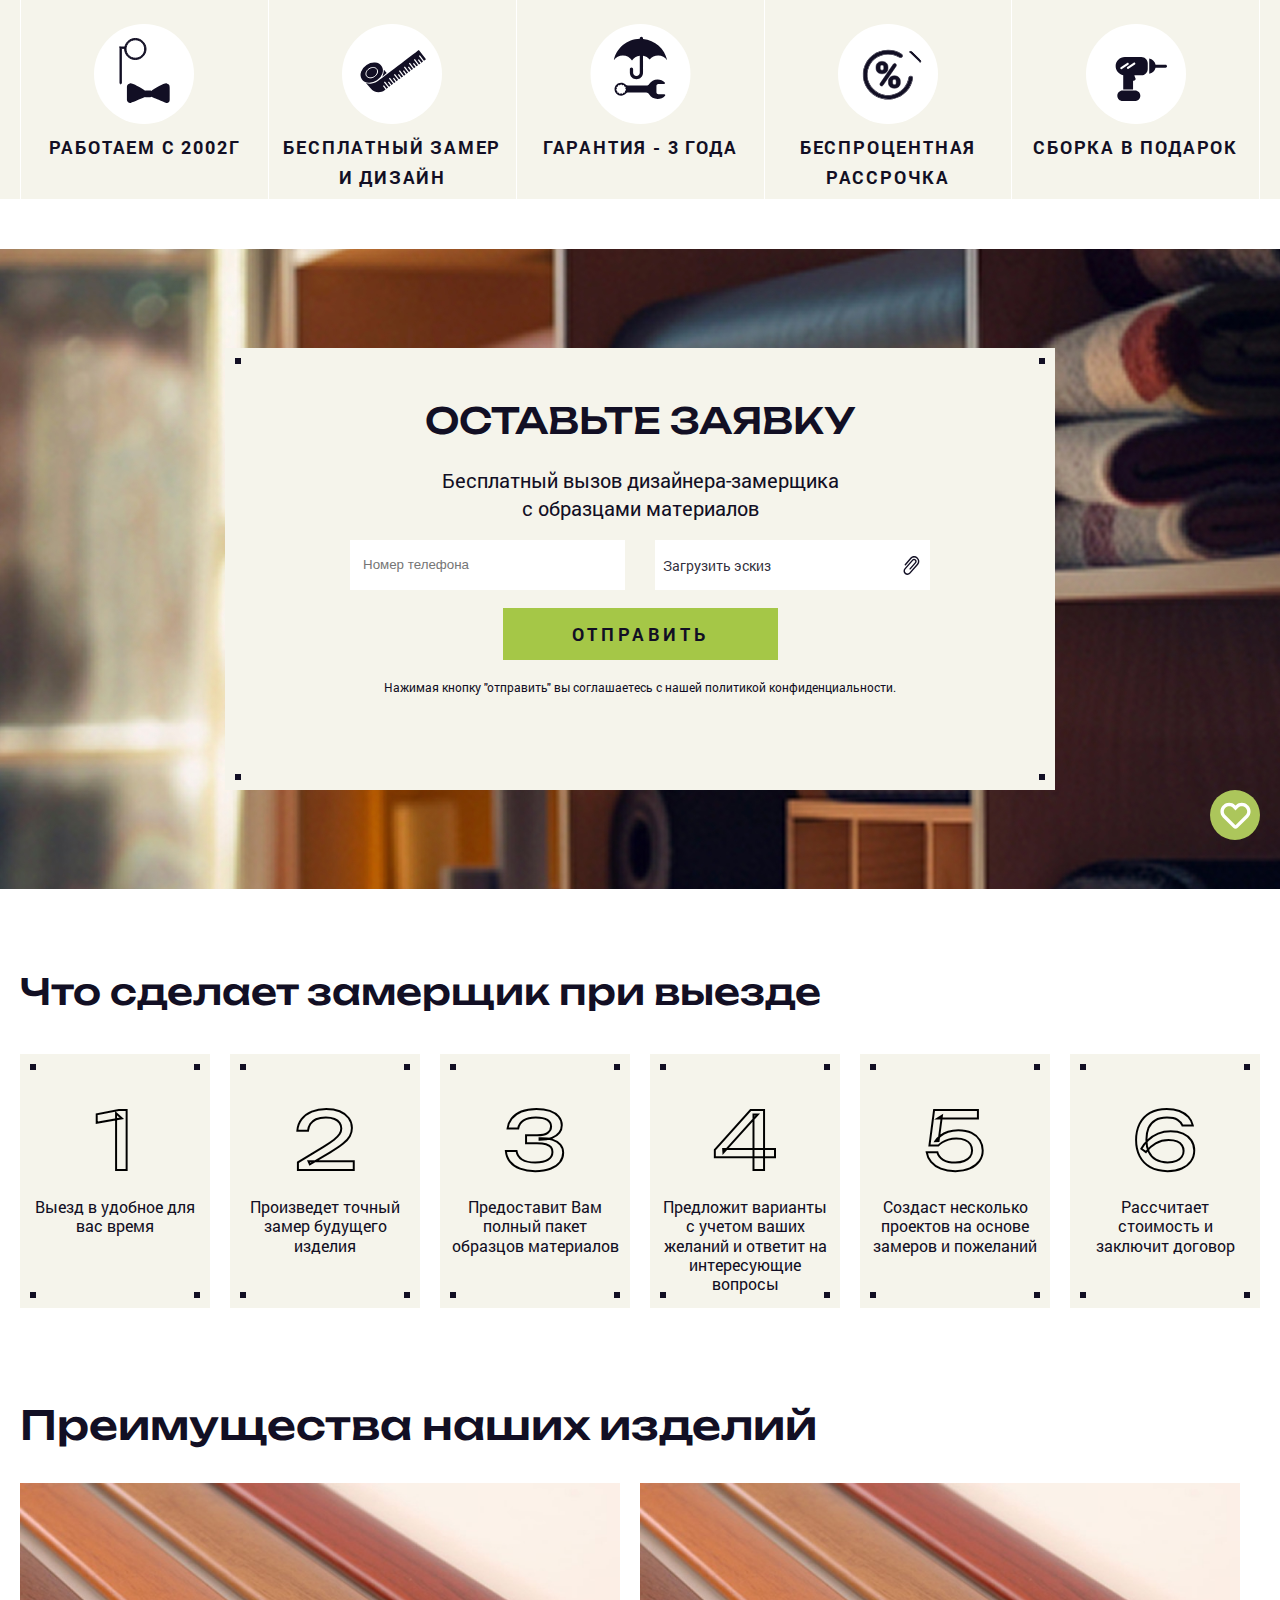
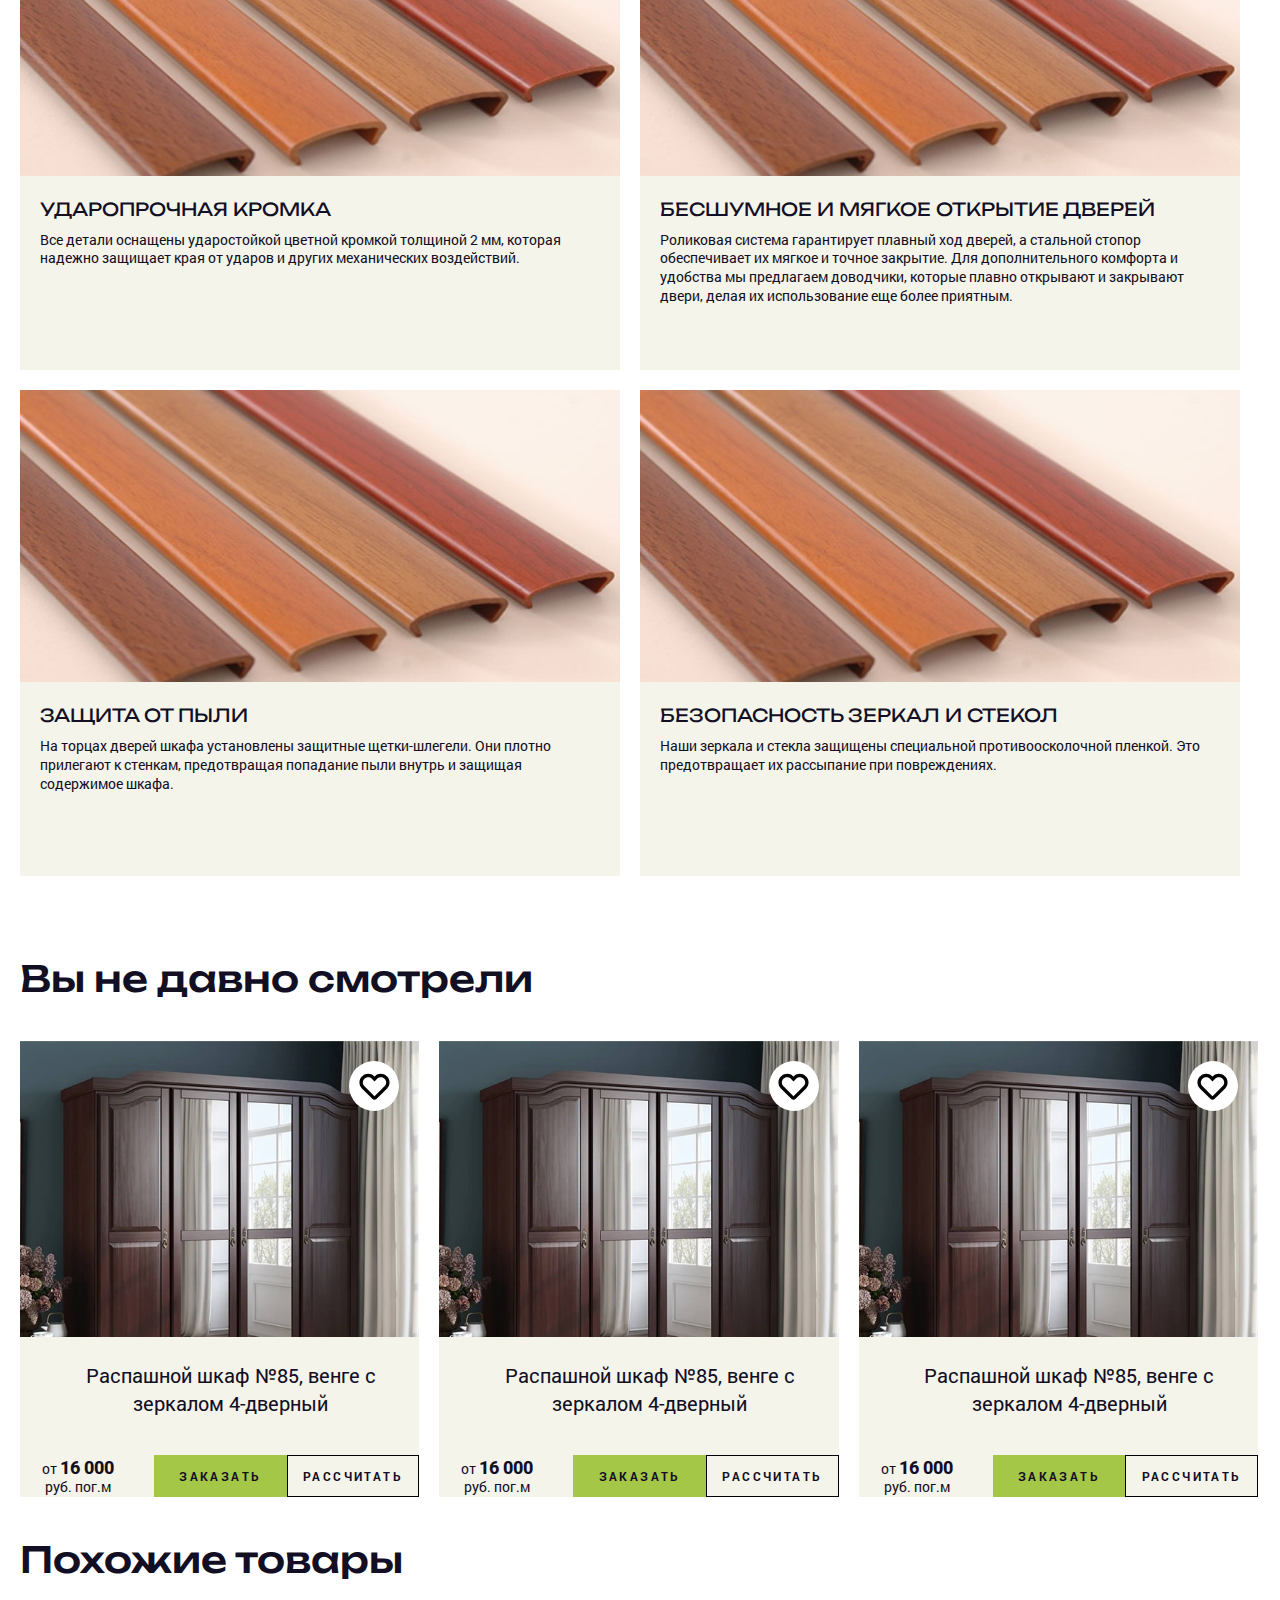
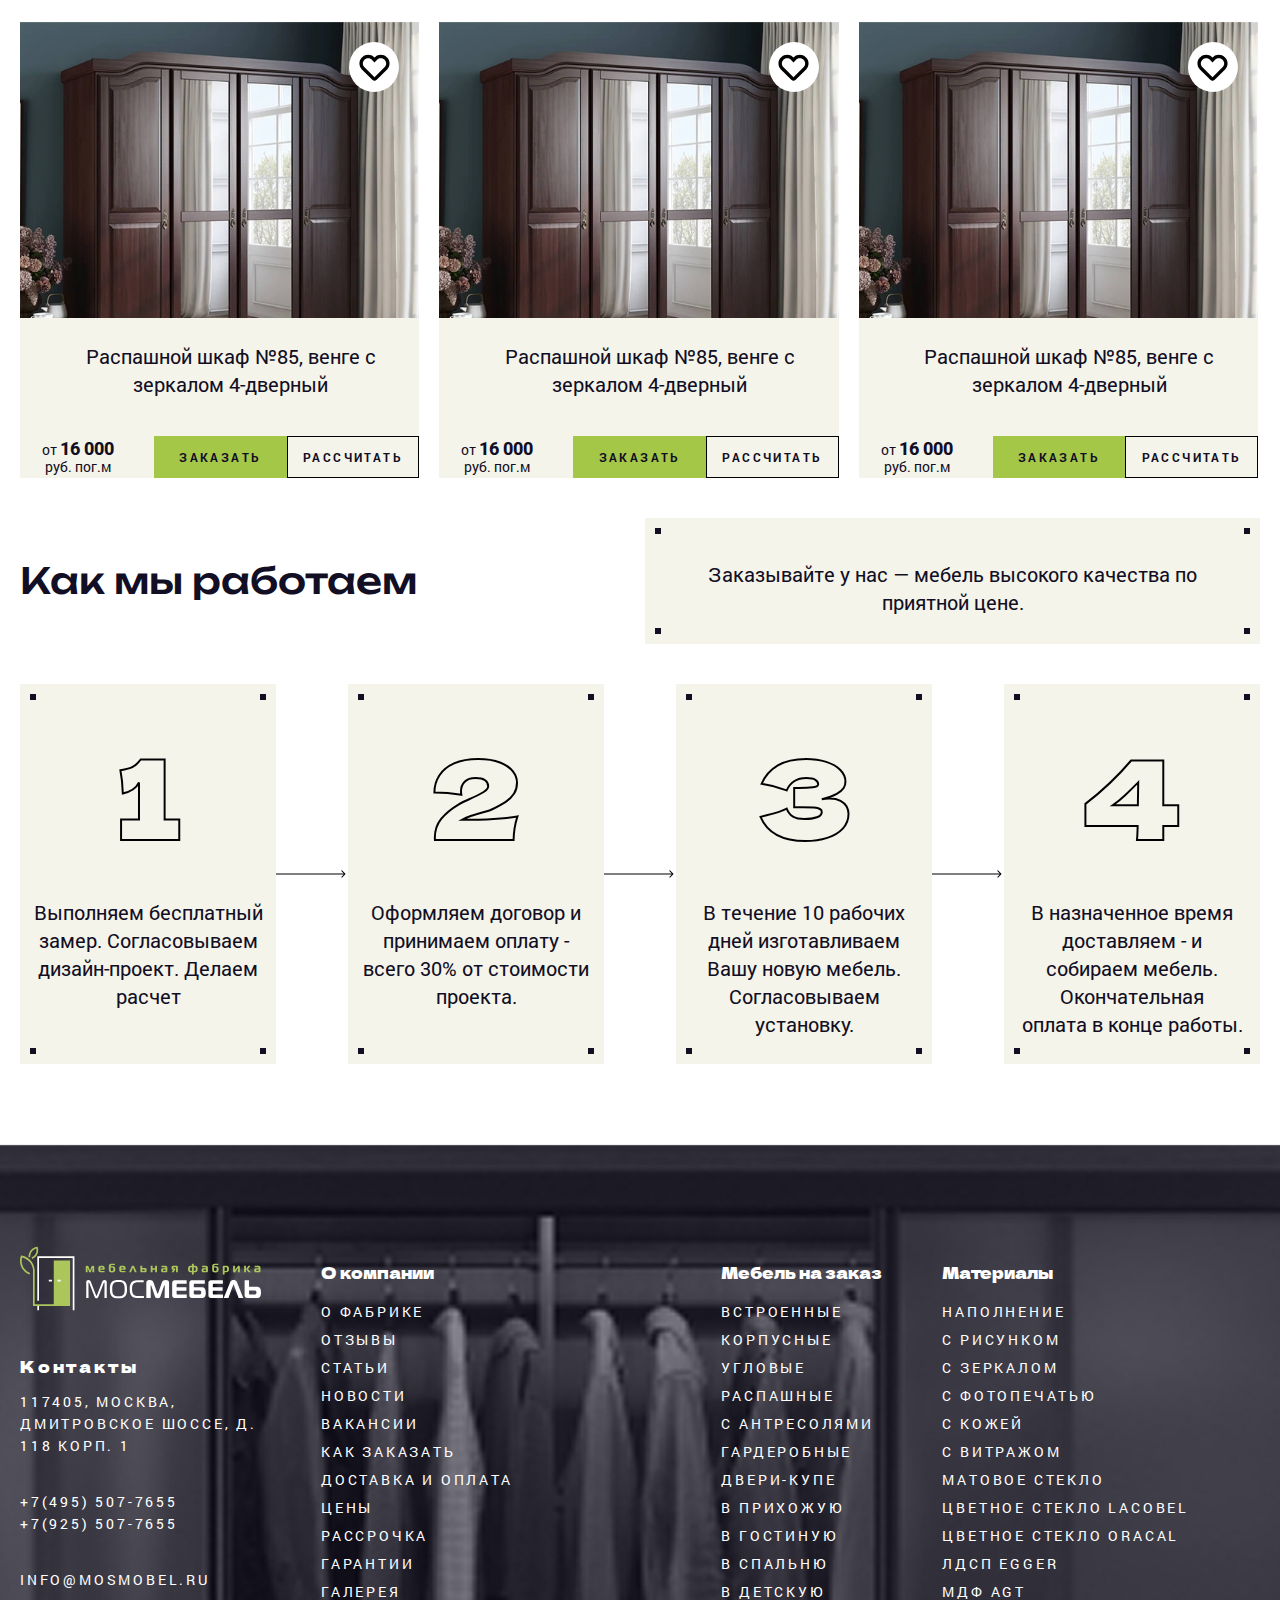
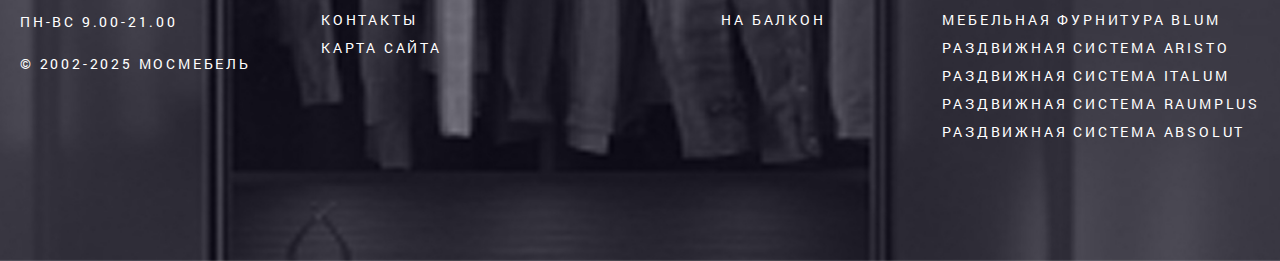
<file: tovar.html>
<!DOCTYPE html>
<html lang="ru">
  <head>
    <meta charset="UTF-8" />
    <meta http-equiv="X-UA-Compatible" content="IE=edge" />
    <meta name="viewport" content="width=device-width, initial-scale=1" />
    <base href="/" />
    <link rel="preconnect" href="https://fonts.googleapis.com" />
    <link rel="preconnect" href="https://fonts.gstatic.com" crossorigin />
    <link
      href="https://fonts.googleapis.com/css2?family=Playfair+Display:ital,wght@0,400..900;1,400..900&family=Roboto:ital,wght@0,100..900;1,100..900&display=swap"
      rel="stylesheet"
    />
    <link rel="stylesheet" href="/assets/libs/swiper/swiper-bundle.min.css" />
    <link rel="stylesheet" href="/assets/fonts/fonts.css" />
    <link rel="stylesheet" href="/assets/css/main.css" />
    <title>Document</title>
  </head>

  <body>
    <header>
      <div class="c-container"></div>
    </header>

    <section class="inform-about-company">
      <div class="c-container">
        <div class="inform-list">
          <div class="inform-list-item">
            <div class="inform-list-item-img">
              <img src="/assets/img/Untitled1.svg" alt="Работаем с 2002г" />
            </div>
            <div class="inform-list-item-text">Работаем с 2002г</div>
          </div>
          <div class="inform-list-item">
            <div class="inform-list-item-img">
              <img
                src="/assets/img/Untitled2.svg"
                alt="Бесплатный замер и дизайн"
              />
            </div>
            <div class="inform-list-item-text">Бесплатный замер и дизайн</div>
          </div>
          <div class="inform-list-item">
            <div class="inform-list-item-img">
              <img src="/assets/img/Untitled3.svg" alt="Гарантия - 3 года" />
            </div>
            <div class="inform-list-item-text">Гарантия - 3 года</div>
          </div>
          <div class="inform-list-item">
            <div class="inform-list-item-img">
              <img
                src="/assets/img/Untitled4.svg"
                alt="Беспроцентная рассрочка"
              />
            </div>
            <div class="inform-list-item-text">Беспроцентная рассрочка</div>
          </div>
          <div class="inform-list-item">
            <div class="inform-list-item-img">
              <img src="/assets/img/Untitled5.svg" alt="Сборка в подарок" />
            </div>
            <div class="inform-list-item-text">Сборка в подарок</div>
          </div>
        </div>
      </div>
    </section>

    <section class="main-requests">
      <div class="c-container">
        <div class="main-requests-form-wrap use-dots">
          <div class="main-requests-form-title">Оставьте заявку</div>
          <div class="main-requests-form-desc">
            Бесплатный вызов дизайнера-замерщика с образцами материалов
          </div>
          <form action="#" class="main-requests-form ajax_form">
            <div class="main-requests-form-row">
              <label class="main-requests-form-field">
                <input
                  type="tel"
                  placeholder="Номер телефона"
                  name="phone"
                  class="main-requests-form-input"
                />
              </label>
              <label
                class="main-requests-form-field main-requests-form-file-field"
              >
                <input type="file" name="file" />
                <span>Загрузить эскиз</span>
                <svg
                  width="22"
                  height="23"
                  viewBox="0 0 22 23"
                  fill="none"
                  xmlns="http://www.w3.org/2000/svg"
                >
                  <path
                    fill-rule="evenodd"
                    clip-rule="evenodd"
                    d="M16.6713 4.48099C15.1055 3.11073 12.7425 3.24968 11.3933 4.79134L5.83362 11.1442C5.57775 11.4366 5.12959 11.463 4.83264 11.2031C4.53568 10.9432 4.50239 10.4955 4.75826 10.2031L10.318 3.85024C12.1789 1.72381 15.4382 1.53216 17.5979 3.42217C19.7576 5.31218 19.9997 8.56815 18.1388 10.6946L10.3678 19.5742C8.96048 21.1823 6.49561 21.3272 4.86237 19.8979C3.22913 18.4686 3.046 16.0063 4.45334 14.3982L12.119 5.63887C13.0611 4.56236 14.7111 4.46534 15.8045 5.42216C16.8978 6.37898 17.0204 8.02731 16.0783 9.10382L10.6239 15.3364C10.368 15.6288 9.91983 15.6551 9.62287 15.3952C9.32592 15.1354 9.29263 14.6877 9.5485 14.3953L15.0029 8.16272C15.4333 7.67098 15.3773 6.91804 14.8778 6.48097C14.3784 6.04391 13.6247 6.08823 13.1944 6.57996L5.52869 15.3393C4.63312 16.3626 4.74966 17.9295 5.78899 18.8391C6.82832 19.7487 8.39688 19.6564 9.29245 18.6331L17.0634 9.75348C18.4126 8.21182 18.237 5.85125 16.6713 4.48099Z"
                    fill="#120F24"
                  />
                </svg>
              </label>
            </div>
            <div class="main-requests-form-actions">
              <button class="main-requests-form-btn">Отправить</button>
            </div>
            <div class="main-requests-form-check">
              Нажимая кнопку "отправить" вы соглашаетесь с нашей политикой
              конфиденциальности.
            </div>
          </form>
        </div>
      </div>
    </section>

    <section class="main-steps-wrap">
      <div class="c-container">
        <div class="s-title-wrap">
          <h2 class="s-title">Что сделает замерщик при выезде</h2>
        </div>
        <div class="main-steps main-steps-alt tovar-steps">
          <div class="main-steps-item use-dots">
            <div class="main-steps-item-num">1</div>
            <div class="main-steps-item-text">
              Выезд в удобное для вас время
            </div>
          </div>
          <div class="main-steps-item use-dots">
            <div class="main-steps-item-num">2</div>
            <div class="main-steps-item-text">
              Произведет точный замер будущего изделия
            </div>
          </div>
          <div class="main-steps-item use-dots">
            <div class="main-steps-item-num">3</div>
            <div class="main-steps-item-text">
              Предоставит Вам полный пакет образцов материалов
            </div>
          </div>
          <div class="main-steps-item use-dots">
            <div class="main-steps-item-num">4</div>
            <div class="main-steps-item-text">
              Предложит варианты с учетом ваших желаний и ответит на
              интересующие вопросы
            </div>
          </div>

          <div class="main-steps-item use-dots">
            <div class="main-steps-item-num">5</div>
            <div class="main-steps-item-text">
              Создаст несколько проектов на основе замеров и пожеланий
            </div>
          </div>

          <div class="main-steps-item use-dots">
            <div class="main-steps-item-num">6</div>
            <div class="main-steps-item-text">
              Рассчитает стоимость и заключит договор
            </div>
          </div>
        </div>
      </div>
    </section>

    <section class="main-gallery-wrap">
      <div class="c-container">
        <div class="main-gallery">
          <div class="main-gallery-title">Преимущества наших изделий</div>

          <div class="main-tovar-row">
            <div class="main-gallery-item main-tovar-item">
              <div class="main-gallery-item-img">
                <img src="/assets/img/articles1.jpg" alt="" />
              </div>
              <div class="main-tovar-content">
                <div class="main-tovar-item-title">УДАРОПРОЧНАЯ КРОМКА</div>
                <div class="main-tovar-item-desc">
                  Все детали оснащены ударостойкой цветной кромкой толщиной 2
                  мм, которая надежно защищает края от ударов и других
                  механических воздействий.
                </div>
              </div>
            </div>

            <div class="main-gallery-item main-tovar-item">
              <div class="main-gallery-item-img">
                <img src="/assets/img/articles1.jpg" alt="" />
              </div>
              <div class="main-tovar-content">
                <div class="main-tovar-item-title">
                  БЕСШУМНОЕ И МЯГКОЕ ОТКРЫТИЕ ДВЕРЕЙ
                </div>
                <div class="main-tovar-item-desc">
                  Роликовая система гарантирует плавный ход дверей, а стальной
                  стопор обеспечивает их мягкое и точное закрытие. Для
                  дополнительного комфорта и удобства мы предлагаем доводчики,
                  которые плавно открывают и закрывают двери, делая их
                  использование еще более приятным.
                </div>
              </div>
            </div>

            <div class="main-gallery-item main-tovar-item">
              <div class="main-gallery-item-img">
                <img src="/assets/img/articles1.jpg" alt="" />
              </div>
              <div class="main-tovar-content">
                <div class="main-tovar-item-title">ЗАЩИТА ОТ ПЫЛИ</div>
                <div class="main-tovar-item-desc">
                  На торцах дверей шкафа установлены защитные щетки-шлегели. Они
                  плотно прилегают к стенкам, предотвращая попадание пыли внутрь
                  и защищая содержимое шкафа.
                </div>
              </div>
            </div>

            <div class="main-gallery-item main-tovar-item">
              <div class="main-gallery-item-img">
                <img src="/assets/img/articles1.jpg" alt="" />
              </div>
              <div class="main-tovar-content">
                <div class="main-tovar-item-title">
                  БЕЗОПАСНОСТЬ ЗЕРКАЛ И СТЕКОЛ
                </div>
                <div class="main-tovar-item-desc">
                  Наши зеркала и стекла защищены специальной противоосколочной
                  пленкой. Это предотвращает их рассыпание при повреждениях.
                </div>
              </div>
            </div>
          </div>
        </div>
      </div>
    </section>

    <section class="main-catalog-wrap">
      <div class="c-container">
        <div class="s-title-wrap">
          <h2 class="s-title">Вы не давно смотрели</h2>
        </div>
        <div class="main-catalog-list">
          <div class="main-popular-item">
            <div class="main-popular-item-img">
              <img src="/assets/img/popular1.png" alt="Распашной шкаф" />
              <div class="main-popular-item-fav-btn">
                <svg
                  width="31"
                  height="27"
                  viewBox="0 0 31 27"
                  fill="none"
                  xmlns="http://www.w3.org/2000/svg"
                >
                  <path
                    fill-rule="evenodd"
                    clip-rule="evenodd"
                    d="M15.5 8.41177L12.6706 5.58236C10.7473 3.6591 7.62913 3.65911 5.70588 5.58236L5.27059 6.01765C3.34734 7.9409 3.34734 11.0591 5.27059 12.9824L15.5 23.2118L25.7294 12.9824C27.6527 11.0591 27.6527 7.9409 25.7294 6.01765L25.2941 5.58236C23.3709 3.65911 20.2527 3.6591 18.3294 5.58236L15.5 8.41177ZM2.87647 15.3765C-0.369014 12.131 -0.369013 6.86902 2.87647 3.62353L3.31177 3.18824C6.55725 -0.0572466 11.8192 -0.057248 15.0647 3.18824L15.5 3.62353L15.9353 3.18824C19.1808 -0.057248 24.4427 -0.0572466 27.6882 3.18824L28.1235 3.62353C31.369 6.86902 31.369 12.131 28.1235 15.3765L17.6765 25.8235C16.4744 27.0256 14.5256 27.0256 13.3235 25.8235L2.87647 15.3765Z"
                    fill="#000"
                  />
                </svg>
              </div>
            </div>
            <div class="main-popular-item-wrap">
              <a href="" class="main-popular-item-title">
                Распашной шкаф №85, венге с зеркалом 4-дверный
              </a>
              <div class="main-popular-item-row">
                <div class="main-popular-item-price">
                  от <span>16 000</span> <br />руб. пог.м
                </div>
                <div class="main-popular-item-actions">
                  <a href="#" class="main-popular-item-btn">Заказать</a>
                  <a href="#" class="main-popular-item-btn-calc">Рассчитать</a>
                </div>
              </div>
            </div>
          </div>

          <div class="main-popular-item">
            <div class="main-popular-item-img">
              <img src="/assets/img/popular1.png" alt="Распашной шкаф" />
              <div class="main-popular-item-fav-btn">
                <svg
                  width="31"
                  height="27"
                  viewBox="0 0 31 27"
                  fill="none"
                  xmlns="http://www.w3.org/2000/svg"
                >
                  <path
                    fill-rule="evenodd"
                    clip-rule="evenodd"
                    d="M15.5 8.41177L12.6706 5.58236C10.7473 3.6591 7.62913 3.65911 5.70588 5.58236L5.27059 6.01765C3.34734 7.9409 3.34734 11.0591 5.27059 12.9824L15.5 23.2118L25.7294 12.9824C27.6527 11.0591 27.6527 7.9409 25.7294 6.01765L25.2941 5.58236C23.3709 3.65911 20.2527 3.6591 18.3294 5.58236L15.5 8.41177ZM2.87647 15.3765C-0.369014 12.131 -0.369013 6.86902 2.87647 3.62353L3.31177 3.18824C6.55725 -0.0572466 11.8192 -0.057248 15.0647 3.18824L15.5 3.62353L15.9353 3.18824C19.1808 -0.057248 24.4427 -0.0572466 27.6882 3.18824L28.1235 3.62353C31.369 6.86902 31.369 12.131 28.1235 15.3765L17.6765 25.8235C16.4744 27.0256 14.5256 27.0256 13.3235 25.8235L2.87647 15.3765Z"
                    fill="#000"
                  />
                </svg>
              </div>
            </div>
            <div class="main-popular-item-wrap">
              <a href="" class="main-popular-item-title">
                Распашной шкаф №85, венге с зеркалом 4-дверный
              </a>
              <div class="main-popular-item-row">
                <div class="main-popular-item-price">
                  от <span>16 000</span> <br />руб. пог.м
                </div>
                <div class="main-popular-item-actions">
                  <a href="#" class="main-popular-item-btn">Заказать</a>
                  <a href="#" class="main-popular-item-btn-calc">Рассчитать</a>
                </div>
              </div>
            </div>
          </div>

          <div class="main-popular-item">
            <div class="main-popular-item-img">
              <img src="/assets/img/popular1.png" alt="Распашной шкаф" />
              <div class="main-popular-item-fav-btn">
                <svg
                  width="31"
                  height="27"
                  viewBox="0 0 31 27"
                  fill="none"
                  xmlns="http://www.w3.org/2000/svg"
                >
                  <path
                    fill-rule="evenodd"
                    clip-rule="evenodd"
                    d="M15.5 8.41177L12.6706 5.58236C10.7473 3.6591 7.62913 3.65911 5.70588 5.58236L5.27059 6.01765C3.34734 7.9409 3.34734 11.0591 5.27059 12.9824L15.5 23.2118L25.7294 12.9824C27.6527 11.0591 27.6527 7.9409 25.7294 6.01765L25.2941 5.58236C23.3709 3.65911 20.2527 3.6591 18.3294 5.58236L15.5 8.41177ZM2.87647 15.3765C-0.369014 12.131 -0.369013 6.86902 2.87647 3.62353L3.31177 3.18824C6.55725 -0.0572466 11.8192 -0.057248 15.0647 3.18824L15.5 3.62353L15.9353 3.18824C19.1808 -0.057248 24.4427 -0.0572466 27.6882 3.18824L28.1235 3.62353C31.369 6.86902 31.369 12.131 28.1235 15.3765L17.6765 25.8235C16.4744 27.0256 14.5256 27.0256 13.3235 25.8235L2.87647 15.3765Z"
                    fill="#000"
                  />
                </svg>
              </div>
            </div>
            <div class="main-popular-item-wrap">
              <a href="" class="main-popular-item-title">
                Распашной шкаф №85, венге с зеркалом 4-дверный
              </a>
              <div class="main-popular-item-row">
                <div class="main-popular-item-price">
                  от <span>16 000</span> <br />руб. пог.м
                </div>
                <div class="main-popular-item-actions">
                  <a href="#" class="main-popular-item-btn">Заказать</a>
                  <a href="#" class="main-popular-item-btn-calc">Рассчитать</a>
                </div>
              </div>
            </div>
          </div>
        </div>
      </div>
    </section>

    <section class="main-catalog-wrap">
      <div class="c-container">
        <div class="s-title-wrap">
          <h2 class="s-title">Похожие товары</h2>
        </div>
        <div class="main-catalog-list">
          <div class="main-popular-item">
            <div class="main-popular-item-img">
              <img src="/assets/img/popular1.png" alt="Распашной шкаф" />
              <div class="main-popular-item-fav-btn">
                <svg
                  width="31"
                  height="27"
                  viewBox="0 0 31 27"
                  fill="none"
                  xmlns="http://www.w3.org/2000/svg"
                >
                  <path
                    fill-rule="evenodd"
                    clip-rule="evenodd"
                    d="M15.5 8.41177L12.6706 5.58236C10.7473 3.6591 7.62913 3.65911 5.70588 5.58236L5.27059 6.01765C3.34734 7.9409 3.34734 11.0591 5.27059 12.9824L15.5 23.2118L25.7294 12.9824C27.6527 11.0591 27.6527 7.9409 25.7294 6.01765L25.2941 5.58236C23.3709 3.65911 20.2527 3.6591 18.3294 5.58236L15.5 8.41177ZM2.87647 15.3765C-0.369014 12.131 -0.369013 6.86902 2.87647 3.62353L3.31177 3.18824C6.55725 -0.0572466 11.8192 -0.057248 15.0647 3.18824L15.5 3.62353L15.9353 3.18824C19.1808 -0.057248 24.4427 -0.0572466 27.6882 3.18824L28.1235 3.62353C31.369 6.86902 31.369 12.131 28.1235 15.3765L17.6765 25.8235C16.4744 27.0256 14.5256 27.0256 13.3235 25.8235L2.87647 15.3765Z"
                    fill="#000"
                  />
                </svg>
              </div>
            </div>
            <div class="main-popular-item-wrap">
              <a href="" class="main-popular-item-title">
                Распашной шкаф №85, венге с зеркалом 4-дверный
              </a>
              <div class="main-popular-item-row">
                <div class="main-popular-item-price">
                  от <span>16 000</span> <br />руб. пог.м
                </div>
                <div class="main-popular-item-actions">
                  <a href="#" class="main-popular-item-btn">Заказать</a>
                  <a href="#" class="main-popular-item-btn-calc">Рассчитать</a>
                </div>
              </div>
            </div>
          </div>

          <div class="main-popular-item">
            <div class="main-popular-item-img">
              <img src="/assets/img/popular1.png" alt="Распашной шкаф" />
              <div class="main-popular-item-fav-btn">
                <svg
                  width="31"
                  height="27"
                  viewBox="0 0 31 27"
                  fill="none"
                  xmlns="http://www.w3.org/2000/svg"
                >
                  <path
                    fill-rule="evenodd"
                    clip-rule="evenodd"
                    d="M15.5 8.41177L12.6706 5.58236C10.7473 3.6591 7.62913 3.65911 5.70588 5.58236L5.27059 6.01765C3.34734 7.9409 3.34734 11.0591 5.27059 12.9824L15.5 23.2118L25.7294 12.9824C27.6527 11.0591 27.6527 7.9409 25.7294 6.01765L25.2941 5.58236C23.3709 3.65911 20.2527 3.6591 18.3294 5.58236L15.5 8.41177ZM2.87647 15.3765C-0.369014 12.131 -0.369013 6.86902 2.87647 3.62353L3.31177 3.18824C6.55725 -0.0572466 11.8192 -0.057248 15.0647 3.18824L15.5 3.62353L15.9353 3.18824C19.1808 -0.057248 24.4427 -0.0572466 27.6882 3.18824L28.1235 3.62353C31.369 6.86902 31.369 12.131 28.1235 15.3765L17.6765 25.8235C16.4744 27.0256 14.5256 27.0256 13.3235 25.8235L2.87647 15.3765Z"
                    fill="#000"
                  />
                </svg>
              </div>
            </div>
            <div class="main-popular-item-wrap">
              <a href="" class="main-popular-item-title">
                Распашной шкаф №85, венге с зеркалом 4-дверный
              </a>
              <div class="main-popular-item-row">
                <div class="main-popular-item-price">
                  от <span>16 000</span> <br />руб. пог.м
                </div>
                <div class="main-popular-item-actions">
                  <a href="#" class="main-popular-item-btn">Заказать</a>
                  <a href="#" class="main-popular-item-btn-calc">Рассчитать</a>
                </div>
              </div>
            </div>
          </div>

          <div class="main-popular-item">
            <div class="main-popular-item-img">
              <img src="/assets/img/popular1.png" alt="Распашной шкаф" />
              <div class="main-popular-item-fav-btn">
                <svg
                  width="31"
                  height="27"
                  viewBox="0 0 31 27"
                  fill="none"
                  xmlns="http://www.w3.org/2000/svg"
                >
                  <path
                    fill-rule="evenodd"
                    clip-rule="evenodd"
                    d="M15.5 8.41177L12.6706 5.58236C10.7473 3.6591 7.62913 3.65911 5.70588 5.58236L5.27059 6.01765C3.34734 7.9409 3.34734 11.0591 5.27059 12.9824L15.5 23.2118L25.7294 12.9824C27.6527 11.0591 27.6527 7.9409 25.7294 6.01765L25.2941 5.58236C23.3709 3.65911 20.2527 3.6591 18.3294 5.58236L15.5 8.41177ZM2.87647 15.3765C-0.369014 12.131 -0.369013 6.86902 2.87647 3.62353L3.31177 3.18824C6.55725 -0.0572466 11.8192 -0.057248 15.0647 3.18824L15.5 3.62353L15.9353 3.18824C19.1808 -0.057248 24.4427 -0.0572466 27.6882 3.18824L28.1235 3.62353C31.369 6.86902 31.369 12.131 28.1235 15.3765L17.6765 25.8235C16.4744 27.0256 14.5256 27.0256 13.3235 25.8235L2.87647 15.3765Z"
                    fill="#000"
                  />
                </svg>
              </div>
            </div>
            <div class="main-popular-item-wrap">
              <a href="" class="main-popular-item-title">
                Распашной шкаф №85, венге с зеркалом 4-дверный
              </a>
              <div class="main-popular-item-row">
                <div class="main-popular-item-price">
                  от <span>16 000</span> <br />руб. пог.м
                </div>
                <div class="main-popular-item-actions">
                  <a href="#" class="main-popular-item-btn">Заказать</a>
                  <a href="#" class="main-popular-item-btn-calc">Рассчитать</a>
                </div>
              </div>
            </div>
          </div>
        </div>
      </div>
    </section>

    <section class="main-steps-wrap">
      <div class="c-container">
        <div class="s-title-wrap">
          <h2 class="s-title">Как мы работаем</h2>
          <div class="s-desc use-dots">
            <div class="s-desc-text">
              Заказывайте у нас &mdash; мебель высокого качества по приятной
              цене.
            </div>
          </div>
        </div>
        <div class="main-steps">
          <div class="main-steps-item use-dots">
            <div class="main-steps-item-num">1</div>
            <div class="main-steps-item-text">
              Выполняем бесплатный замер. Согласовываем дизайн-проект. Делаем
              расчет
            </div>
          </div>
          <div class="main-steps-item use-dots">
            <div class="main-steps-item-num">2</div>
            <div class="main-steps-item-text">
              Оформляем договор и принимаем оплату - всего 30% от стоимости
              проекта.
            </div>
          </div>
          <div class="main-steps-item use-dots">
            <div class="main-steps-item-num">3</div>
            <div class="main-steps-item-text">
              В течение 10 рабочих дней изготавливаем Вашу новую мебель.
              Согласовываем установку.
            </div>
          </div>
          <div class="main-steps-item use-dots">
            <div class="main-steps-item-num">4</div>
            <div class="main-steps-item-text">
              В назначенное время доставляем - и собираем мебель. Окончательная
              оплата в конце работы.
            </div>
          </div>
        </div>
      </div>
    </section>

    <footer class="c-footer">
      <div class="c-container">
        <div class="c-footer-row">
          <div class="c-footer-col">
            <div class="c-footer-info">
              <a href="/" class="c-footer-logo"
                ><img src="/assets/img/footer-logo.svg" alt=""
              /></a>
              <div class="c-footer-contacts">
                <div class="c-footer-contacts-title">Контакты</div>
                <div class="c-footer-contacts-list">
                  <div class="c-footer-contacts-item c-footer-address">
                    117405, Москва, Дмитровское шоссе, д. 118 корп. 1
                  </div>
                  <div class="c-footer-contacts-item c-footer-tel">
                    <a href="tel:+74955077655">+7(495) 507-7655</a>
                    <a href="tel:+79255077655">+7(925) 507-7655</a>
                  </div>
                  <div class="c-footer-contacts-item">
                    <a href="mailto:info@mosmobel.ru">info@mosmobel.ru</a>
                  </div>
                  <div class="c-footer-contacts-item">пн-вс 9.00-21.00</div>
                  <div class="c-footer-contacts-item">
                    © 2002-2025 Мосмебель
                  </div>
                </div>
              </div>
            </div>
            <div class="c-footer-menu-wrap">
              <div class="c-footer-menu-title">О компании</div>
              <ul class="c-footer-menu">
                <li><a href="#">О фабрике</a></li>
                <li><a href="#">Отзывы</a></li>
                <li><a href="#">Статьи</a></li>
                <li><a href="#">Новости</a></li>
                <li><a href="#">Вакансии</a></li>
                <li><a href="#">Как заказать</a></li>
                <li><a href="#">Доставка и оплата</a></li>
                <li><a href="#">Цены</a></li>
                <li><a href="#">Рассрочка</a></li>
                <li><a href="#">Гарантии</a></li>
                <li><a href="#">Галерея</a></li>
                <li><a href="#">Контакты</a></li>
                <li><a href="#">Карта сайта</a></li>
              </ul>
            </div>
          </div>
          <div class="c-footer-col">
            <div class="c-footer-menu-wrap">
              <div class="c-footer-menu-title">Мебель на заказ</div>
              <ul class="c-footer-menu">
                <li><a href="#">Встроенные</a></li>
                <li><a href="#">Корпусные</a></li>
                <li><a href="#">Угловые</a></li>
                <li><a href="#">Распашные</a></li>
                <li><a href="#">С антресолями</a></li>
                <li><a href="#">Гардеробные</a></li>
                <li><a href="#">Двери-купе</a></li>
                <li><a href="#">В прихожую</a></li>
                <li><a href="#">В гостиную</a></li>
                <li><a href="#">В спальню</a></li>
                <li><a href="#">В детскую</a></li>
                <li><a href="#">На балкон</a></li>
              </ul>
            </div>

            <div class="c-footer-menu-wrap">
              <div class="c-footer-menu-title">Материалы</div>
              <ul class="c-footer-menu">
                <li><a href="#">Наполнение</a></li>
                <li><a href="#">С рисунком</a></li>
                <li><a href="#">С зеркалом</a></li>
                <li><a href="#">С фотопечатью</a></li>
                <li><a href="#">С кожей</a></li>
                <li><a href="#">С витражом</a></li>
                <li><a href="#">Матовое стекло</a></li>
                <li><a href="#">Цветное стекло LACOBEL</a></li>
                <li><a href="#">Цветное стекло ORACAL</a></li>
                <li><a href="#">ЛДСП EGGER</a></li>
                <li><a href="#">МДФ AGT</a></li>
                <li><a href="#">Мебельная фурнитура BLUM</a></li>
                <li><a href="#">Раздвижная система ARISTO</a></li>
                <li><a href="#">Раздвижная система ITALUM</a></li>
                <li><a href="#">Раздвижная система RAUMplus</a></li>
                <li><a href="#">Раздвижная система ABSOLUT</a></li>
              </ul>
            </div>
          </div>
        </div>
      </div>
    </footer>

    <a href="#fav" class="page-fav-link">
      <svg
        width="31"
        height="27"
        viewBox="0 0 31 27"
        fill="none"
        xmlns="http://www.w3.org/2000/svg"
      >
        <path
          fill-rule="evenodd"
          clip-rule="evenodd"
          d="M15.5 8.41177L12.6706 5.58236C10.7473 3.6591 7.62913 3.65911 5.70588 5.58236L5.27059 6.01765C3.34734 7.9409 3.34734 11.0591 5.27059 12.9824L15.5 23.2118L25.7294 12.9824C27.6527 11.0591 27.6527 7.9409 25.7294 6.01765L25.2941 5.58236C23.3709 3.65911 20.2527 3.6591 18.3294 5.58236L15.5 8.41177ZM2.87647 15.3765C-0.369014 12.131 -0.369013 6.86902 2.87647 3.62353L3.31177 3.18824C6.55725 -0.0572466 11.8192 -0.057248 15.0647 3.18824L15.5 3.62353L15.9353 3.18824C19.1808 -0.057248 24.4427 -0.0572466 27.6882 3.18824L28.1235 3.62353C31.369 6.86902 31.369 12.131 28.1235 15.3765L17.6765 25.8235C16.4744 27.0256 14.5256 27.0256 13.3235 25.8235L2.87647 15.3765Z"
          fill="#fff"
        ></path>
      </svg>
    </a>

    <script src="/assets/libs/swiper/swiper-bundle.min.js"></script>

    <script src="https://cdnjs.cloudflare.com/ajax/libs/jquery/3.2.1/jquery.min.js"></script>
    <script src="/assets/js/common.js"></script>
  </body>
</html>
</file>
<file: assets/fonts/fonts.css>
@font-face {
    font-family: 'Dela Gothic One';
    src: url('./DelaGothicOne-Regular.woff2') format('woff2'),
        url('./DelaGothicOne-Regular.woff') format('woff');
    font-weight: normal;
    font-style: normal;
    font-display: swap;
}

@font-face {
    font-family: 'Roboto';
    src: url('./Roboto-Bold.woff2') format('woff2'),
        url('./Roboto-Bold.woff') format('woff');
    font-weight: bold;
    font-style: normal;
    font-display: swap;
}

@font-face {
    font-family: 'Roboto';
    src: url('./Roboto-Regular.woff2') format('woff2'),
        url('./Roboto-Regular.woff') format('woff');
    font-weight: normal;
    font-style: normal;
    font-display: swap;
}

@font-face {
    font-family: 'Roboto';
    src: url('./Roboto-Black.woff2') format('woff2'),
        url('Roboto-Black.woff') format('woff');
    font-weight: 900;
    font-style: normal;
    font-display: swap;
}

@font-face {
    font-family: 'Roboto';
    src: url('./Roboto-Medium.woff2') format('woff2'),
        url('./Roboto-Medium.woff') format('woff');
    font-weight: 500;
    font-style: normal;
    font-display: swap;
}

@font-face {
    font-family: 'Unbounded';
    src: url('./Unbounded-Black.woff2') format('woff2'),
        url('./Unbounded-Black.woff') format('woff');
    font-weight: 900;
    font-style: normal;
    font-display: swap;
}

@font-face {
    font-family: 'Unbounded';
    src: url('./Unbounded-Bold.woff2') format('woff2'),
        url('./Unbounded-Bold.woff') format('woff');
    font-weight: bold;
    font-style: normal;
    font-display: swap;
}

@font-face {
    font-family: 'Unbounded';
    src: url('./Unbounded-Regular.woff2') format('woff2'),
        url('./Unbounded-Regular.woff') format('woff');
    font-weight: normal;
    font-style: normal;
    font-display: swap;
}

@font-face {
    font-family: 'Unbounded';
    src: url('./Unbounded-Medium.woff2') format('woff2'),
        url('./Unbounded-Medium.woff') format('woff');
    font-weight: 500;
    font-style: normal;
    font-display: swap;
}
</file>
<file: assets/css/main.css>
/* reset css */
* {
    -webkit-box-sizing: border-box;
    box-sizing: border-box;
}

body {
    min-width: 320px;
    overflow-x: hidden;
    position: relative;
    margin: 0;
    font-family: "Roboto", sans-serif;
    font-size: 16px;
    font-weight: 400;
    line-height: 1.5;
    color: #000;
    background: #fff;
}

a {
    display: inline-block;
    text-decoration: none;
    color: #000;
}

a:hover,
a:focus,
a:active {
    text-decoration: none;
    color: #000;
    outline: none;
}

h1,
h2,
h3,
h4,
h5,
h6,
p {
    margin: 0;
    line-height: normal;
}

ul {
    margin: 0;
    padding: 0;
}


button,
textarea,
select {
    outline: none;
    -webkit-appearance: none;
    -moz-appearance: none;
    appearance: none;
    border-radius: 0;
}

img {
    max-width: 100%;
    height: auto;
}
/* end reset css */

.c-container {
    width: 1704px;
    max-width: 100% !important;
    padding: 0 20px;
    margin: auto;
}

.s-title-wrap{
    font-family: "Unbounded", sans-serif;
    display: flex;
    justify-content: space-between;
    align-items: center;
    margin-bottom: 40px;

}
/* MAIN BANNER */

.main-banner-item {
    background-repeat: no-repeat;
    background-position: center;
    background-size: cover; 
    display: flex;
    align-items: center;
    justify-content: center; 
    height: 812px;
}

.main-banner-item .c-container {
    margin-top: auto;
    margin-bottom: 16   0px;
    display: flex;
    justify-content: center;
    align-items: center;
}

.main-banner-content {
    width: 989px;
    max-width: 100%;
}

.main-banner-title {
    font-family: "Unbounded", sans-serif;
    font-weight: 700;
    font-size: 48px;
    text-align: center;
    line-height: 1.2;
    color: #fff;
    margin-bottom: 36px;
}

.main-banner-list{
    text-align: center;
    margin-bottom:39px;
}

.main-banner-list-item{  
    font-family: "Roboto", sans-serif;  
    font-weight: 400;   
    font-size: 24px;
    line-height: 150%;
    text-align: center;
    color: #fff;
    text-transform: uppercase;

}

 
.main-banner-btn{
    font-family: "Roboto", sans-serif;  
    font-weight: 700;
    font-size: 18px;
    letter-spacing: 0.2em;
    text-transform: uppercase;
    color: #120f24;
    text-align: center;
    max-width: 339px; 
    align-content: center;
    background: #fff;
    margin-left: auto;
    margin-right: auto;
    padding: 17px;
    display: flex;
    justify-content: center;
    align-items: center;
}

.main-banner-nav {
    display: flex;
    gap: 18px;
    position: absolute;
    z-index: 3;
    bottom: 62px;
    left: 0;
    right: 0;
    justify-content: center;
}

.swiper-arrow {
    background: #f9f9f9;
    width: 52px;
    height: 52px;
    display: flex;
    align-items: center;
    justify-content: center;
    cursor: pointer;
    transition: all 0.3s;
}

.swiper-arrow:hover {
    background: #25213a;
}

.swiper-arrow path {
    transition: all 0.3s;
}
.swiper-arrow:hover path {
    fill: #fff;
}


/* END MAIN BANNER */

/* INFORMATION ABOUT COMPANY */

.inform-about-company { 
    background: #f5f4eb;
    max-width: 100%;
    margin-bottom: 80px;
}

.inform-list{
    display: flex;
    justify-content: center;
}

.inform-list-item {
    font-family: "Roboto", sans-serif;  
    display: inline-block;
    border-left: 1px solid #fff;
    text-transform: uppercase;
    padding: 24px 0px 7px;
    max-width: 284px; 
    width: 100%;
}

.inform-list-item:last-child {
    border-right: 1px solid #fff;
}

.inform-list-item-img{ 
    margin-bottom: 8px;
}

.inform-list-item-img img {
    display: block;
    margin: auto;
}

.inform-list-item-text{
    font-weight: 700;
    font-size: 18px;
    line-height: 167%;
    letter-spacing: 0.1em;
    text-transform: uppercase;
    text-align: center;
    color: #120f24;
    max-width: 227px;
    margin: auto;
}

/* END INFORMATION ABOUT COMPANY */


/* main-categoeies */
.main-categories-wrap {
        margin-bottom: 90px;
}
.main-categories {
    display: flex;
    flex-wrap: wrap;
    gap: 24px 20px;

}

.main-categories-item {
    width: calc(25% - 15px);
    text-transform: uppercase;
}

.s-title{
    font-family: "Unbounded", sans-serif;
    font-weight: 500;
    font-size: 36px;
    color: #120f24;
}

.s-desc{
    display: flex;
    justify-content: center;
    text-align: center;
    font-family: "Roboto", sans-serif;
    font-weight: 400;
    font-size: 20px;
    line-height: 140%;
    justify-content: center;
    color: #120f24;
    padding: 42px 35px 28px;
    width: calc(49% + 7px); 
}

.s-desc-text {
    font-family: "Roboto", sans-serif;
    width: 565px;
    max-width: 100%;
}

.main-categories-item-img{
    margin-bottom: 24px;
}

.main-categories-item-img img {
    display: block;
}

.main-categories-item-title-wrap {
    position: relative;
    height: 27px;
}

.main-categories-item-title {
    font-family: "Roboto", sans-serif;
    font-weight: 700;
    font-size: 18px;
    letter-spacing: 0.3em;
    text-transform: uppercase;
    color: #120f24;
    position: absolute;
    bottom: 0;
    left: 0;
    z-index: 2;
    transition: all 0.3s;
    display: flex;
    align-items: center;
    gap: 88px;
}

.main-categories-item-title .c-arrrow {
    width: 52px;
    height: 52px;
    background: #120f24;
    display: flex;
    opacity: 0;
    align-items: center;
    justify-content: center;
    transition: all 0.3s;
    position: absolute;
    right: -26px;
    top: calc(50% - 29px);
}

.main-categories-item:hover .main-categories-item-title {
    background: #f5f4eb;
    padding: 36px 19px;
    padding-right: 75px;
}

.main-categories-item:hover .main-categories-item-title .c-arrrow {
    opacity: 1;
}
/* end main-categoeies */

/* MAIN POPULAR */

  
 .main-popular-wrap {
    margin-bottom: 80px;
 }

 .main-popular-item-img {
    position: relative;
 }

.main-popular-item-img img {
    display: block; 
    width: 100%;
}


.main-popular-item-wrap{ 
    padding: 24px 0 0 22px;
    background: #f5f4eb; 
}

.main-popular-item-title{
    font-family: "Roboto", sans-serif;
    text-align: center;
    margin-bottom: 38px; 
    font-weight: 400;
    font-size: 20px;
    line-height: 140%;
    text-align: center;
    color: #120f24;
    padding: 0 10px;
}

.main-popular-item-row {
    display: flex ;
    justify-content: space-between;
    align-items: center;
    gap: 40px;
}

.main-popular-item-price{  
    font-family: "Roboto", sans-serif;
    font-weight: 400;
    font-size: 14px;
    text-align: center;
    color: #120f24;
    line-height: 1.2;
}

.main-popular-item-price span {
    font-weight: 800;
    font-size: 20px;
}

.main-popular-item-actions {
    flex: 1;
    display: flex;
}
 

.main-popular-item-btn,
.main-popular-item-btn-calc { 
    font-family: "Roboto", sans-serif;
    border: 1px solid #a5c747; 
    font-weight: 700;
    line-height: 1;
    font-size: 14px; 
    text-transform: uppercase;
    text-align: center;
    color: #120f24; 
    padding: 18px 10px 16px 19px;
    background: #a5c747;
    flex: 1;
    letter-spacing: 0.2em;
    transition: all 0.4s;
}

.main-popular-item-btn-calc { 
    border: 1px solid black;
    background: transparent;
}

.main-popular-item-btn:hover {
    border-color: 1px solid #a5c747;
    background-color: #fff;
}

.main-popular-item-btn-calc:hover {
    background-color: black;
    color: #fff;
}

.swiper-button-prev::after, 
.swiper-button-next:after {
    font-size: 0;
    display: none;
}

.swiper-button-prev, 
.swiper-button-next {
    background: #f9f9f9;
    width: 52px;
    height: 52px;
    display: flex;
    align-items: center;
    justify-content: center;
    cursor: pointer;
    transition: all 0.3s;
}

.swiper-button-next svg, 
.swiper-button-prev svg {
    width: 22px;
    height: 8px;
}

.swiper-button-prev {
    left: 0;
}

.swiper-button-next {
    right: 0;
}

.swiper-button-prev:hover, 
.swiper-button-next:hover {
    background: #25213a;
}

.swiper-button-prev path, 
.swiper-button-next path {
    transition: all 0.3s;
}
.swiper-button-prev:hover path, 
.swiper-button-next:hover path {
    stroke: #fff;
}

.main-popular-item-fav-btn {
    position: absolute;
    top: 20px;
    right: 20px;
    background: #fff;
    width: 50px;
    display: flex;
    align-items: center;
    justify-content: center;
    height: 50px;
    border-radius: 50%;
    z-index: 3;
    cursor: pointer;
    transition: all 0.4s;
}

.main-popular-item-fav-btn:hover,
.main-popular-item-fav-btn.active {
    background-color: #ACC65B;
}
.main-popular-item-fav-btn path {
    transition: all 0.4s;
}
.main-popular-item-fav-btn:hover path,
.main-popular-item-fav-btn.active path{
    fill: #fff !important;
}

/* END MAIN POPULAR */

/* MAIN REQUESTS */

.main-requests {
    background: url("/assets/img/request.jpg");
    background-repeat: no-repeat;
    background-position: center;
    background-size: cover; 
    display: flex;
    align-items: center;
    justify-content: center; 
    height: 640px;
    margin-bottom: 80px;
}

.main-requests-form-wrap {
    margin: auto;
    padding: 46px 0px 94px 0px;
    width: 830px;
    max-width: 100%;
    text-align: center;
}

.main-requests-form-title{
    font-family: "Unbounded", sans-serif;
    font-weight: 500;
    font-size: 36px;
    text-align: center;
    color: #120f24;
    margin-bottom: 18px;
    text-transform: uppercase;
}

.main-requests-form-desc{
    font-family: "Roboto", sans-serif;
    display: flex;
    font-weight: 400;
    font-size: 20px;
    line-height: 140%;
    text-align: center;
    margin: auto;
    color: #120f24;
    margin-bottom: 18px;
    justify-content: center;
    width: 400px;
    max-width: 100%;
}

.main-requests-form-row {
    display: flex;
    gap: 30px;
    align-items: center;
    justify-content: center;
    margin-bottom: 18px;
}
 
.main-requests-form-field {
    background: #fff;
    display: block;
    padding: 12px 8px;
    width: 100%;
    max-width: 275px;
    height: 50px;
    font-weight: 400;
    font-size: 14px;
    color: rgba(18, 15, 36, 0.88);
}

.main-requests-form-input {
    border: none;
    padding: 5px;
    width: 100%;
}
.main-requests-form-file-field  {
    text-align: left;
    display: flex;
    justify-content: space-between;
    align-items: center;
}
.main-requests-form-file-field input {
    display: none;
}

.main-requests-form-actions{
    margin-bottom: 18px;
    display: flex;
    justify-content: center;
    gap: 28px;
}
 
.main-requests-form-btn{
    font-family: "Roboto", sans-serif;
    padding: 14px 0 14px 0;
    text-align: center;
    width: 275px;
    max-width: 100%;
    font-weight: 700;
    font-size: 18px;
    letter-spacing: 0.2em;
    text-transform: uppercase;
    text-align: center;
    color: #120f24;
    background: #a5c747;
    border: none;
}

.main-requests-form-check{
    font-family: "Roboto", sans-serif;
    font-weight: 400;
    font-size: 12px;
    text-align: center;
    color: #120f24;
}

/* END MAIN REQUESTS */


/* COMPANY DESCRIPTION */

.main-company-desc {
    background: url("/assets/img/company-desc.jpg");
    background-repeat: no-repeat;
    background-position: center;
    background-size: cover; 
    display: flex;
    align-items: center;
    justify-content: center; 
    min-height: 1100px;
    margin-bottom: 80px;
    margin-top: 105px;
}

.main-company-desc-wrap {
    margin: auto;
    width: 860px;
    max-width: 100%;
    text-align: center;
    min-height: 520px;
    padding: 55px 20px;
}

.main-company-desc-title{
    font-family: "Unbounded", sans-serif;;
    font-weight: 500;
    font-size: 36px;
    text-align: center;
    color: #120f24;
    margin-bottom: 45px;
}

.main-company-desc-text{
    display: flex;
    font-family: "Roboto", sans-serif;
    font-weight: 400;;
    text-align: center;
    color: #120f24;
    justify-content: center;
    width: 778px;
    max-width: 100%;
    font-size: 20px;
    line-height: 140%;
    margin: auto;
    }

/*END COMPANY DESCRIPTION */

/* MAIN STAGES OF WORK */

.main-steps{
    display: flex;
    gap: 70px;
    justify-content: space-between;
    padding-bottom: 80px;
}
.main-steps-item {
    padding: 26px 0px;
    aspect-ratio: 1;
    width: calc(25% - 54px);
    position: relative;
}

.use-dots {
    background: 
    url(../img/point.svg) no-repeat 10px 10px,
    url(../img/point.svg) no-repeat calc(100% - 10px) 10px,
    url(../img/point.svg) no-repeat calc(100% - 10px) calc(100% - 10px),
    url(../img/point.svg) no-repeat 10px calc(100% - 10px);
    
    background-color: #f5f4eb;
}


.main-steps-item::before {
    content: '';
    display: block;
    position: absolute;
    top: calc(50% - 5px);
    left: 100%;
    width: 70px;
    height: 10px;
    background: url(../img/step-arrow.svg) no-repeat center;
    background-size: contain;
    z-index: 2;
}

.main-steps-item:last-child:before{
    display: none;
}

.main-steps-item-num {
    font-family: 'Dela Gothic One';
    font-weight: 400;
    font-size: 110px;
    text-align: center;
    -webkit-text-stroke: 2px black;
    color: #f5f4eb;
    padding-bottom: 23px;
}

.main-steps-item-text{
    text-align: center;
    font-weight: 400;
    font-size: 20px;
    line-height: 140%;
    color: #120f24;
    padding: 0 10px;
}

/*END MAIN STAGES OF WORK */

/* COMPARE FORM */

.main-compare{
    background: url("/assets/img/compare-price.jpg");
    background-repeat: no-repeat;
    background-position: center;
    background-size: cover; 
    display: flex;
    align-items: center;
    justify-content: center; 
    min-height: 640px;
    margin-bottom: 80px;
    margin-top: 30px;
}

.main-compare-wrap{

    padding: 36px;
    width: 830px;
}

.main-compare-form-title{
    font-family: "Unbounded", sans-serif;
    font-weight: 500;
    font-size: 36px;
    text-align: center;
    color: #120f24;
    padding-bottom: 18px;
    width: 552px;
    max-width: 100%;
    margin: auto;
}

.main-compare-form-desc{
    font-weight: 400;
    font-size: 20px;
    line-height: 140%;
    text-align: center;
    color: #120f24;
    width: 790px;
    max-width: 100%;
    padding-bottom: 18px;
}

.main-social-actions{
    display: flex;
    align-items: center;
    justify-content: space-between;
    width: 275px;
    max-width: 100%;
    border: 1px solid black;
    line-height: 1;
    font-size: 14px; 
    text-align: center;
    font-weight: 400;
    font-size: 16px;
    color: #120f24; 
    padding: 6px 8px 0 17px;
    
}

.main-social{
    display: flex;
    align-items: center;
    gap: 17px;
}

.main-sotial-link img{
    display: block;
}

/* END COMPARE FORM */

/* MAIN REVIEWS */

.main-reviews-wrap{
    margin-bottom: 80px;
}

.main-reviews-row{
    display: flex;
    gap: 94px;
}

.main-reviews-left{
    width: calc(52% - 47px);
}
.main-reviews-right{
    width: calc(48% - 47px);
}

.main-reviews{
    display: flex;
    flex-direction: column;
    gap: 10px;
}

.main-reviews-item{
    padding: 36px 36px;
    text-align: center;
    font-weight: 400;
    font-size: 20px;
    text-align: center;
    color: #120f24;
}

.main-yandex-reviews iframe{
    display: block;
    border: none;
    width: 100%;
    min-height: 432px;
}

/* END MAIN REVIEWS */

/* MAIN MATERIAL */

.main-material-wrap{
    background-color: #f5f4eb;
    margin-bottom: 80px;
}

.main-material{
    display: flex;
    justify-content: flex-end;
    position: relative;
    height: 677px;
    align-items: flex-end;
    padding-bottom: 155px;
}

.main-material-img{
    position: absolute;
    top: -5px;
    bottom: 0;
    left: -154px;
    margin: auto;
    z-index: 1;
}



.main-material-content{
    width: 50%;
    position: relative;
    z-index: 3;
}

.main-material-title{
    display: flex;
    position: relative;
    font-family: "Unbounded", sans-serif;
    font-weight: 500;
    font-size: 36px;
    color: #120f24;
    margin: auto;
    margin-bottom: 40px;
}

.main-material-text{
    background-color: white;
    text-align: center;
    font-weight: 400;
    font-size: 20px;
    text-align: center;
    color: #120f24;
    padding: 42px 74px 28px 74px;
    margin-bottom: 57px;

}

.main-material-btn{
    display: block;
    background: #a5c747;
    font-weight: 700;
    font-size: 18px;
    letter-spacing: 0.2em;
    text-transform: uppercase;
    text-align: center;
    color: #120f24;
    margin: auto;
    padding: 15px;
    max-width: 313px;
}

/* END MAIN MATERIAL */

/* FAG */

.c-faq-wrap{
    margin-bottom: 80px;
}

.c-faq-item{
    padding: 26px 113px;
    background-color: #f5f4eb;
    margin-bottom: 10px;
}

.c-faq-item:last-child{
    margin-bottom: 0;
}

.c-faq-item-title{
    font-weight: 400;
    font-size: 24px;
    line-height: 150%;
    color: #120f24;
    padding-bottom: 14px;
    margin-bottom: 14px;
    border-bottom: 1px solid rgba(75, 92, 22, 0.26);
}

.c-faq-item-text{
    font-weight: 400;
    font-size: 20px;
    line-height: 140%;
    color: #120f24;
}

/* END FAG */

/* FOOTER */

.c-footer{
    background: url(../img/footer-fon.jpg) no-repeat center;
    background-size: cover;
    padding-top: 102px;
    min-height: 641px;
    padding-bottom: 115px;
}

.c-footer-logo{
    margin-bottom: 38px;
}

.c-footer-contacts-title, 
.c-footer-menu-title{
    font-family:"Dela Gothic One", sans-serif;
    font-weight: 400;
    font-size: 16px;
    color: #fff;
    margin-bottom: 14px;
}

.c-footer-info{
    display: block;
    font-weight: 400;
    font-size: 14px;
    line-height: 157%;
    letter-spacing: 0.2em;
    color: #fff;

}

.c-footer-contacts-item{
    padding-bottom: 20px;
}

.c-footer-col{
    display: flex;
    gap: 60px;
}

.c-footer-row{
    display: flex;
    flex-direction: row;
    justify-content: space-between;
}

.c-footer-contacts{
    max-width: 238px;
}

.c-footer-menu{
    list-style: none;
}

.c-footer-menu a{
    font-weight: 400;
    font-size: 14px;
    line-height: 200%;
    letter-spacing: 0.2em;
    text-transform: uppercase;
    color: #fff;
}

.c-footer-menu-wrap{
    margin-top: 14px;
}

.c-footer-address{
    margin-bottom: 14px;
}

.c-footer-contacts-list{
    text-transform: uppercase;
}

.c-footer-contacts-item a{
    color: white;
}

.c-footer-tel{
    margin-bottom: 14px;
}

/* END FOOTER */

.page-fav-link{
    position: fixed;
    bottom: 60px;
    right: 20px;
    background: #ACC65B;;
    width: 50px;
    display: flex;
    align-items: center;
    justify-content: center;
    height: 50px;
    border-radius: 50%;
    z-index: 3;
    cursor: pointer;
    transition: all 0.4s;
}


/* FAVOURITES PAGE */

.c-page-title{
    font-family: "Unbounded", sans-serif;;
    font-weight: 700;
    font-size: 48px;
    text-align: center;
    color: #120f24;
    margin-bottom: 40px;
}

.c-page-desc{
    padding: 20px 36px 10px 20px;
    margin-bottom: 37px;
    font-weight: 400;
    font-size: 18px;
    line-height: 133%;
    color: #120f24;
}


/* FAVOURITES PAGE */

.main-catalog-list{
    display: flex;
    flex-wrap: wrap;
    margin-bottom: 40px;
    gap: 39px 20px;
}

.main-catalog-list .main-popular-item{
    width: calc(33.3333333% - 14px);
}

.main-catalog-wrap + .main-requests{
    margin-bottom: 40px;
}

/* END FAVOURITES PAGE */


/* STEPS */

.main-steps.main-steps-alt{
    gap: 20px;
    padding-bottom: 40px;
}


.main-steps.main-steps-alt .main-steps-item{
    padding-bottom: 15px;
    order: 1 !important;
}

.main-steps.main-steps-alt .main-steps-item::before{
    display: none;
}

.main-steps.main-steps-alt .main-steps-item-num {
    font-size: 90px;
    font-family: "Unbounded", sans-serif;
    padding-bottom: 0;
}

.main-steps.main-steps-alt .main-steps-item-text {
    margin-top: -3px;
    line-height: 1.2;
}
/* END STEPS */

/* DELIVERY */

.main-delivery{
    margin-bottom: 80px;
}

.main-delivery-row{
    display: flex;
    gap: 56px;
    align-items: center;
}

.main-delivery-img{
    width: calc(50% - 28px);
}
.main-delivery-img img{
    display: block;
    width: 100%;
}


.main-delivery-content{
    width: calc(50% - 28px);
}

.main-delivery-text{
    font-weight: 400;
    font-size: 18px;
    line-height: 133%;
    color: #120f24;
    margin-bottom: 20px;
}

.main-delivery-title{
    font-family: "Unbounded", sans-serif;
    font-weight: 400;
    font-size: 28px;
    color: #120f24;
    margin-bottom: 20px;  
}
.main-delivery-text:last-child{
    margin-bottom: 0;
}

/* END DELIVERY */

/* ARTICLES */
.main-articles-list{
    display: flex;
    flex-wrap: wrap;
    margin-bottom: 40px;
    gap: 39px 20px;

}

.main-articles-item{
    width: calc(50% - 10px);
    position: relative;

}

.main-articles-item-img {
    display: block;
}

.main-articles-item-img img{
    display: block;
}

.main-articles-item-content{
    background: #f5f4eb;
    padding: 20px 20px 10px;
    position: absolute;
    bottom: 0;
    left: 0;
    right: 0;
    z-index: 2;
}

.main-articles-item-title{
    font-family: "Unbounded", sans-serif;
    margin-bottom: 38px;
    font-weight: 400;
    font-size: 28px;
    color: #120f24;
    margin-bottom: 14px;
}

.main-articles-item-desc{
    font-weight: 400;
    font-size: 18px;
    line-height: 133%;
    color: #120f24; 
    margin-bottom: 19px;
}

.main-articles-item-btn{
    display: block;
    max-width: 196px;
    margin-left: auto;
    padding: 15px 0px 12px 0;
    text-align: center;
    border: 1px solid #120f24;
    font-weight: 700;
    font-size: 14px;
    letter-spacing: 0.2em;
    text-transform: uppercase;
    color: #120f24;
    width: 100%;
}

/* END ARTICLES */

/* FILLING */

.main-gallery{
    margin-bottom: 40px;
}

.main-gallery-title{
    font-family: "Unbounded", sans-serif;;
    font-weight: 500;
    font-size: 40px;
    color: #120f24;
    margin-bottom: 28px;
}

.main-gallery-desc{
    font-weight: 400;
    font-size: 18px;
    line-height: 133%;
    color: #120f24;
}

.main-gallery-content{
    margin-bottom: 40px;
}

.main-gallery-row{
    display: flex;
    flex-wrap: wrap;
    margin-bottom: 40px;
    gap: 40px 20px;
}

.main-gallery-item-text{
    background: #f5f4eb;
    padding: 24px 20px;
    font-weight: 400;
    font-size: 20px;
    line-height: 140%;
    color: #120f24;
    position: absolute;
    left: 0;
    right: 0;
    bottom: 0;
    z-index: 2;
    
}

.main-gallery-item{
    width: calc(33.3333333% - 20px);
    position: relative;
}

.main-gallery-item-img img{
    display: block;
    width: 100%;
}

.main-compare-form-title-alt span{
    text-transform: uppercase;
    color: #839a3a;
}

.main-compare-form-title-alt{
    font-family: "Unbounded", sans-serif;
    font-weight: 500;
    font-size: 36px;
    text-align: center;
    color: #120f24;
}

/* END FILLING */

/* WORKS */

.works-page-img img{
    display: block;
    margin: auto;
    max-width: 100%;
}

.works-page-img{
    margin-bottom: 90px;
}

/* END WORKS */


/* CONTACTS */

.contacts-page-info-wrap {
    margin-bottom: 40px;
}

.contacts-page-info-row{
    display: flex;
    justify-content: space-between;
}

.contacts-page-info-col{
    width: calc(50% - 40px);
}

.contacts-page-info-col iframe {
    display: block;
    border: none;
    width: 100%;
    height: 560px;
}

.contacts-page-info-address{
    font-weight: 400;
    font-size: 18px;
    line-height: 133%;
    color: #120f24; 
    margin-bottom: 20px;
}

.contacts-page-info-tel a{
    font-weight: 500;
    font-size: 24px;
    line-height: 100%;
    color: #839a3a;
}

.contacts-page-info-tel span{
    font-weight: 400;
    font-size: 18px;
    color: #120f24;
}

.contacts-page-info-tel{
    margin-bottom: 20px;
}

.contacts-page-info-time{
    font-weight: 400;
    font-size: 18px;
    line-height: 133%;
    color: #120f24;
    margin-bottom: 20px;
}

.contacts-page-info-email{
    font-weight: 400;
    font-size: 18px;
    line-height: 133%;
    color: #839a3a;
}

.cities-list-title{
    font-family: "Unbounded", sans-serif;;
    font-weight: 400;
    font-size: 28px;
    margin-bottom: 16px;
}

.cities-list-item{
    background: #f5f4eb;
    border-radius: 30px;
    padding: 10px;
    display: flex;
    align-items: center;
    gap: 10px;
    font-weight: 400;
    font-size: 20px;
    line-height: 140%;
    color: #120f24;
    width: calc(16.666666% - 16px + (16px/6));
}

.cities-list-item::before{
    content: "";
    width: 24px;
    min-width: 24px;
    height: 24px;
    border-radius: 50%;
    display: block;
    border: 6px solid white;
    background-color: white;
    
}

.cities-list-item.active, 
.cities-list-item:hover{
    background: #acc65b;
    
}
.cities-list-item.active::before{
    background: black;
}

.cities-list{
    display: flex;
    flex-wrap: wrap;
    gap: 16px;
    margin-bottom: 80px;
}

/* END CONTACTS */

/* CATALOG */

.main-title-wrap.use-icon{
    position: relative;
}

.main-title-wrap.use-icon::before{
    content: "";
    z-index: 2;
    position: absolute;
    left: 13%;
    top: 13px;
    background: url(../img/title-icon-bg.svg) no-repeat center;
    background-size: contain;
    width: 233px;
    height: 196px;
}

.main-page-title{
    position: relative;
    z-index: 3;
    font-family: "Unbounded", sans-serif;
    font-weight: 700;
    font-size: 48px;
    text-align: center;
    color: #120f24;
    margin-bottom: 9px;
}

.main-page-desc{
    position: relative;
    z-index: 3;
    font-weight: 400;
    font-size: 24px;
    line-height: 150%;
    text-align: center;
    color: #120f24;
    max-width: 833px;
    margin: auto;
    margin-bottom: 38px;
}

.main-popular-item-alt{
    width: calc(33.3333333% - 19px);
}

.main-catalog{
    display: flex;
    flex-wrap: wrap;
    gap: 24px 20px;
}

.main-requests-catalog{
    background: url(../img/oder.jpg);
    min-height: 640px;
    background-repeat: no-repeat;
    background-position: center;
    background-size: cover; 
    display: flex;
    align-items: center;
    justify-content: center; 
    margin-bottom: 80px;
}


.main-catalog-form-desc{
    display: flex;
    font-weight: 400;
    font-size: 20px;
    line-height: 140%;
    text-align: center;
    margin: auto;
    color: #120f24;
    margin-bottom: 18px;
    justify-content: center;
    width: 427px;
    max-width: 100%;
}


.main-pagination-wrap{
    display: flex;
   margin-bottom: 42px;
}

.main-pagination{
    display: flex;
    justify-content: center;
    margin: auto;
    align-items: center;
    cursor: pointer;
}

.page-item{
    list-style: none;
    font-size: 14px;
    width: 52px;
    height: 52px;
    text-align: center;
    font-weight: 400;
    line-height: 364%;
    text-transform: lowercase;
    color: #120f24;
    border: 1px solid #f9f9f9;

}

.main-catalog{
    gap: 43px 25px;
    display: flex;
    flex-wrap: wrap;
    margin-bottom: 43px;
}


.steps-num-catalog{
    font-family: "Unbounded", sans-serif;
    padding: 6px;
}

.main-steps-item-catalog{
    padding: 12px 0px;
}

.main-desc-catalog {
    background: url("/assets/img/catalog-desc.jpg");
    background-repeat: no-repeat;
    background-position: center;
    background-size: cover; 
    display: flex;
    align-items: center;
    justify-content: center; 
    min-height: 1100px;
    margin-bottom: 80px;
    margin-top: 31px;
    padding: 8px 40px;
}


.main-catalog-desc-wrap{
    margin: auto;
    width: 1660px;
    max-width: 100%;
    background: #f5f4eb85;
    padding: 40px 40px;

}

.main-catalog-desc-text{
    font-weight: 400;
    font-size: 20px;
    line-height: 140%;
    color: #120f24;
    margin-bottom: 31px;
}

.main-catalog-desc-title{
    font-family: "Unbounded", sans-serif;;
    font-weight: 400;
    font-size: 28px;
    color: #120f24;
    margin-bottom: 10px;
}

.main-catalog-desc-mini-title{
    font-weight: 700;
    font-size: 18px;
    line-height: 167%;
    letter-spacing: 0.1em;
    text-transform: uppercase;
}

/* END CATALOG */


/* TOVAR */

.main-tovar-row{
    display: flex;
    flex-wrap: wrap;
    margin-bottom: 80px;
    gap: 20px;
}

.tovar-steps{
    margin-bottom: 47px;
}

.advantages-tovar-title{
    font-weight: 500;
    font-size: 36px;
    color: #120f24;
    font-family: "Unbounded", sans-serif;
}

.main-gallery-item{
    width: calc(50% - 20px);
}

.main-tovar-content{
    background: #f5f4eb;
    padding: 20px;
    min-height: 194px;
}

.main-tovar-item-title{
    font-family: "Unbounded", sans-serif;
    font-weight: 400;
    font-size: 28px;
    color: #120f24;
    margin-bottom: 14px;
}

.main-tovar-item-desc{
    font-weight: 400;
    font-size: 18px;
    line-height: 133%;
    color: #120f24;
}

.main-tovar-list{
    margin-bottom: 94px;
}

/* END TOVAR */

/* DETAIL ARTICLE */

.article-detail-row{
    display: flex;
    flex-wrap: wrap;
    gap: 40px;
    margin-bottom: 50px;
}

.article-detail-img,
.article-detail-content {
    position: relative;
    flex: 1;
}

.article-detail-img img {
    position: sticky;
    top: 10px;
}

.article-detail-row.reverse .article-detail-img {
    order: 2;
}

 

.article-detail-content h2 {
    font-family: "Unbounded", sans-serif;
    font-weight: 400;
    font-size: 28px;
    color: #120f24;
    margin-bottom: 20px;
}

.article-detail-content,
.article-detail-content p{
    font-weight: 400;
    font-size: 18px;
    line-height: 133%;
    color: #120f24;
}

.article-detail-content p{
    margin-bottom: 20px;
}

.article-detail-content h3{
    font-weight: 400;
    font-size: 20px;
    color: #120f24;
    font-family: "Unbounded", sans-serif;
    margin-bottom: 20px;
}

.article-detail-content li{
    position: relative;
    padding-left: 24px;
    font-weight: 400;
    font-size: 18px;
    line-height: 133%;
    color: #120f24;
    list-style: none;
    margin-bottom: 20px;
}

.article-detail-content li::before{
    position: absolute;
    top: 10px;
    left: 0;
    background:  #acc65b;
    height: 6px;
    min-width: 16px;
    content: "";
}

.article-detail-content li span{
    font-weight: 700;
    line-height: 117%;
    color: #839a3a;
}

/* END DETAIL ARTICLE */

/* media query */

@media screen and (max-width: 1700px) {

    .main-tovar-item-title {
        font-size: 24px;
    }

    .main-tovar-item-desc{
        font-size: 16px;
    }

}
@media screen and (max-width: 1600px) {

    .main-catalog-desc-wrap{
        padding: 20px 20px;
    }

    .cities-list-item{
    width: calc(20% - 16px + (16px/5));
    }

}
@media screen and (max-width: 1500px) {

    .main-tovar-item-title {
        font-size: 20px;
    }

    .main-steps.main-steps-alt .main-steps-item-text{
        font-size: 16px;
    }

    .main-steps.main-steps-alt .main-steps-item-num {
        font-size: 80px;
    }

}
@media screen and (max-width: 1400px) {

    .main-catalog{
        gap: 25px;
    }

    .main-popular-item-price span {
        font-size: 18px;
    }

    .main-articles-item-title{ 
        font-size: 20px;
    }

    .main-articles-item-desc{
        font-size: 16px;
    }

    .main-articles-item-btn{
        font-size: 13px;
    }
}
 
@media screen and (max-width: 1300px) {

    .main-tovar-item-title {
        font-size: 18px;
    }
    
    .main-tovar-item-desc {
        font-size: 14px;
    }
    
    .main-tovar-item-title {
        margin-bottom: 8px;
    }
    

    .inform-about-company{
        margin-bottom: 50px;
    }


    .main-desc-catalog {
        min-height: 922px;
    }

    .main-catalog-desc-text {
        font-size: 18px;
        margin-bottom: 20px;
    }

    .main-catalog-desc-title {
        font-size: 24px;
        margin-bottom: 6px;
    }

    .catalog-item-alt{
        width: calc(50% - 25px);
    }

    .cities-list-item{
        width: calc(25% - 16px + (16px/4));
        }

    .main-categories-item {
        width: calc(33.3333333% - 15px);
    }

    .main-popular-item-btn, .main-popular-item-btn-calc{
        font-size: 12px;
        padding: 14px 8px 14px 8px;
    }
}

@media screen and (max-width: 1200px) {

    .main-tovar-row{
        margin-bottom: 50px;
    }

    .main-catalog-desc-text {
        font-size: 16px;
        margin-bottom: 18px;
    }

    .main-page-title{    
        font-size: 44px;}

    .main-pagination-wrap {
        margin-bottom: 28px;
    }


    .catalog-item-alt{
        width: calc(50% - 25px);
    }

    .main-delivery-row{
        flex-wrap: wrap;
    }

    .main-delivery-img, 
    .main-delivery-content{
        width: 100%;
    }

    .main-delivery-img img {
        max-width: 100%;
        width: 600px;
        margin: auto;
    }

    .main-steps.main-steps-alt{
        flex-wrap: wrap;
    }

    .main-steps.main-steps-alt .main-steps-item{
        width: calc(33.3333333% - 14px);
        aspect-ratio: initial;
    }

    .main-steps-item-text {
        font-size: 16px;
    }
    .main-banner-title {
        font-size: 42px;
    }

    .main-popular-item-price{
        font-size: 13px;
    }


}

@media screen and (max-width: 1140px) {

    .contacts-page-info-address{
        font-size: 16px;
    }

    .contacts-page-info-tel a{
        font-size: 20px;
    }

    .contacts-page-info-tel span{
        font-size: 16px;
    }

    .contacts-page-info-time{
        font-size: 16px;
    }

     .inform-list-item-text { 
        font-size: 14px;
    }

    .inform-list-item-img img {
        max-width: 75px;
    }

    .main-popular-item-price span {
        font-size: 14px;
    }

    .main-popular-item-price{
        font-size: 11px;
    }

    .main-popular-item-title{
        font-size: 18px;
    }
    
    .main-company-desc{
        min-height: 1000px;
    }


}

@media screen and (max-width: 1024px) {
    .article-detail-img,
    .article-detail-content {
        flex: auto;
        width: 100%;
    }
    .main-gallery-item.main-tovar-item{
        width: 100%;
    }

    .cities-list-item{
        width: calc(33.3333333% - 16px + (16px/3));
        }
    
    .cities-list-title{
        font-size: 22px;
    }

    .main-articles-item-title {
        font-size: 18px;
        margin-bottom: 10px;
    }

    .main-articles-item-desc {
        font-size: 14px;
        margin-bottom: 10px;
    }

    .main-articles-item-btn {
        font-size: 12px;
        padding: 11px 0px 9px 0;
    }

    .main-catalog-list .main-popular-item {
        width: calc(50% - 14px);
    }

    .main-steps-item-num {
        font-size: 85px;
        padding-bottom: 5px;
    }
    .main-steps-item-text {
        font-size: 14px;
    }
    .main-categories-item:hover .main-categories-item-title {
        font-size: 14px;
        padding:16px 16px;
        padding-right: 40px;
    }

    .main-categories-item-title .c-arrrow {
        width: 35px;
        height: 35px;
        top: calc(50% - 18px);
    }
    .main-reviews-row {
        gap: 30px;
        justify-content: space-between;
    }
    .main-reviews-item {
        padding: 30px 30px;
        font-size: 16px;
    }
}

@media screen and (max-width: 991px) {

    .main-catalog-desc-mini-title {
        font-size: 14px;}

    .main-catalog-desc-title {
        font-size: 20px;
    }

    .main-catalog-desc-text {
        font-size: 14px;
        margin-bottom: 12px;
    }

    .main-page-title{
        font-size: 38px;
    }

    .main-page-desc{
        font-size: 20px;
    }

    .cities-list{
        margin-bottom: 30px;
    }

    .cities-list-item{
        padding: 6px;
        font-size: 16px;
    }

    .contacts-page-info-wrap {
        margin-bottom: 10px;
    }

    .contacts-page-info-col iframe{
        height: 400px;
    }
    
    .contacts-page-info-col{
        width: 100%;
        margin-bottom: 20px;

        
    }

    .contacts-page-info-row{
        flex-wrap: wrap;
    }

    .main-gallery-item{
        width: calc(50% - 10px);
    }

    .main-gallery-title {
        font-size: 30px;
        margin-bottom: 14px;
    }

    .main-articles-item{
        display: flex;
        flex-direction: column;
    }
    
    .main-articles-item-content{
        position: static;
        flex: 1;
        display: flex;
        flex-direction: column;
    }

    .main-articles-item-btn{
        margin-top: auto;
    }

    .main-articles-list{
        gap: 20px 20px;
    }

    .c-page-title{
        font-size: 38px;
        margin-bottom: 10px;
    }

    .c-page-desc{
        margin-bottom: 17px;
    }
    
    .main-popular-item-fav-btn, .page-fav-link{
        height: 36px;
        width: 36px;
    }

    .main-popular-item-fav-btn svg, .page-fav-link svg {
        width: 17px;
    }

    .main-steps { 
        flex-wrap: wrap;
    }
    .main-steps-item {
        display: flex;
        flex-direction: column;
        align-items: center;
        width: calc(50% - 35px);
        aspect-ratio: initial;
    }
    
    .main-steps-item:nth-child(3) {
        order: 9;
    }
    .main-steps-item:nth-child(2)::before {
        transform: rotate(90deg);
        top: calc(100% + 30px);
        left: calc(50% - 35px);
    }

    .main-steps-item:nth-child(3)::before {
        transform: rotate(180deg);
        left: -70px;
    }

    .main-material-content {
        width: 75%;
        margin-left: auto;
        margin-right: auto;
    }
    .main-reviews-row {
        flex-wrap: wrap;
    }
    .main-material-title {
        text-align: center;
    }
    .main-reviews-left,
    .main-reviews-right {
        width: 100%;
    }
    .main-reviews-wrap {
        margin-bottom: 50px;
    }
    .main-compare {
        margin-bottom: 50px;
    }
    .main-yandex-reviews iframe {
        width: 600px;
        max-width: 100%;
        margin: auto;
    }
    .inform-list {
        flex-wrap: wrap;
        gap: 20px;
    }
    .inform-list-item {
        max-width: inherit;
        width: calc(33.3333333% - 20px);
        border: none !important;
    }

    .main-categories-item-title{
        font-size: 16px;
    }



    .main-categories-item-img {
        margin-bottom: 14px;
    }

    
    .s-title-wrap{
        flex-wrap: wrap;
    }

   .s-desc,.s-title {
        width: 100%;
    }

    .s-title{
        margin-bottom: 16px;
        font-size: 34px;
    }

   
    .main-company-desc {
        min-height: 746px;
    }

    .c-faq-item-title{
        font-size: 20px;
    }

    .c-faq-item-text{
        font-size: 18px;
    }

    .main-material-text {
        padding: 24px 30px 24px 30px;
    }

    .c-footer-row {
        flex-wrap: wrap;
        gap: 40px;
    }
    .c-footer-col {
        width: 100%;
        justify-content: space-between;
    }
    .c-footer-menu-wrap {
        text-align: right;
    }

    .c-footer-col:nth-child(2) .c-footer-menu-wrap:nth-child(1) {
        text-align: left;
    }
}


@media screen and (max-width: 768px) {

    .main-desc-catalog,
    .main-steps,
    .main-requests-catalog,
    .main-popular-wrap {
        margin-bottom: 50px;
    }

    .catalog-item-alt{
        width: 100%
    }

    .main-page-desc {
        margin-bottom: 24px;
    }

    .main-page-title {
        font-size: 33px;
    }

    .cities-list-item{
        width: calc(50% - 16px + (16px/2));
        }

    .main-gallery-item-text{
        font-size: 16px;
    }

    .works-page-img {
        margin-bottom: 50px;
    }

    .main-compare-form-title-alt{
        font-size: 26px;
    }

    .main-gallery-desc {
        font-size: 16px;
    }

    .main-gallery-title{
        font-size: 24px;
    }

    .c-footer{
        padding-top: 51px;
    }

    .main-delivery-row{
        gap: 38px;
    }

    .main-delivery {
        margin-bottom: 50px;
    }

    .main-delivery-text{
        font-size: 16px;
    }

    .main-delivery-title{
        font-size: 24px; 
    }

    .main-steps.main-steps-alt .main-steps-item{
        width: calc(50% - 14px);
    }
    
    .main-catalog-list{
        gap: 20px;
    }

    .main-catalog-list .main-popular-item {
        width: 100%;
    }

    .c-page-title {
        font-size: 28px;
    }

    .c-page-desc{
        font-size: 14px;
    }
    
    .c-faq-item-text{
        font-size: 16px;
    }

    .c-faq-wrap {
        margin-bottom: 50px;
    }

    .main-material-text {
        font-size: 16px;
    }
    .main-banner-title {
        font-size: 28px;
    }
    .main-material-btn {
        font-size: 16px;
    }

    .main-banner-list-item {
        font-size: 16px;
    }
    .main-banner-btn {
        font-size: 14px;
    }

    .main-categories-item {
        width: calc(50% - 15px);
    }

    .s-title{
        text-align: center;
        font-size: 30px;
    }


    .main-categories-wrap {
        margin-bottom: 50px;
    }

    .s-desc{
        padding: 30px 30px 30px;
    }

    .inform-about-company{
        margin-bottom: 50px;
    }

    .main-requests-form-title{
        font-size: 30px;
    }

    .main-requests-form-desc{
        font-size: 18px;
    }
    .main-requests-form-wrap{
        padding: 45px 15px 45px 15px;
    }

    .main-requests{
        height: 486px;
        margin-bottom: 50px;
    }

    .main-company-desc-title{
        font-size: 32px;
        margin-bottom: 24px;

    }

    .main-company-desc-text{
        font-size: 18px; 
    }

    .main-company-desc {
        margin-bottom: 50px;
        margin-top: 0;
        padding: 40px 0;
    }

    .s-title-wrap {
        margin-bottom: 16px;
    }

    .main-company-desc-wrap{
        padding: 34px 20px; 
    }

    .main-reviews-item{
        
        padding: 30px 30px 30px;
    }
    .main-reviews-row{
        
        flex-wrap: wrap;
        gap: 30px;
        margin-bottom: 50px;
    }

    .main-reviews, .main-reviews-right{
        width: 100%;
    }

    .c-faq-item{
    padding: 20px 60px;
    }

    .main-compare-form-title {
        font-size: 24px;
    }

    .main-compare-form-desc{
        font-size: 18px;
        padding-bottom: 46px;
    }

    .main-compare{
        min-height: initial;
        padding: 60px 0;
        margin-top: 0;
        margin-bottom: 50px;
    }
    .main-material {
        padding: 60px 0;
        height: auto;
    }
    .main-material-img img {
        max-height: 100%;
    }
    .main-material-wrap {
        margin-bottom: 50px;
    }
}

@media screen and (max-width: 640px) {

    .main-desc-catalog{
        padding: 8px 6px;
    }

    .main-catalog-desc-text {
        font-size: 13px;
        margin-bottom: 4px;
    }

    .cities-list-item{
        width: calc(50% - 8px + (8px/2));
        }

    .cities-list{
        gap: 8px;
    }

    .cities-list-item::before{
        width: 14px;
        min-width: 14px;
        height: 14px;
    }

    .cities-list-title {
        font-size: 18px;
    }

    .main-gallery-content {
        margin-bottom: 25px;
    }

    .main-gallery-row{
        gap: 20px 15px;
    }

    .main-gallery-item-text{
        font-size: 18px;
        padding: 20px 20px;
    }

    .main-gallery-title{
        text-align: center;
    }

    .main-articles-item-btn{
        max-width: initial;
    }

    .main-articles-item-title {
        font-size: 14px;
        line-height: 1.2;
    }

    .main-articles-item-desc {
        font-size: 12px;
    }

    .main-requests-form-actions{
        flex-wrap: wrap;
        gap: 10px;

    }

    .main-requests-form-btn, .main-social-actions{
        width: 100%;
    }
    
    .main-steps-item {
       width: 100%;
    }
    
    .main-steps-item:nth-child(4) {
        order: 9;
    }
    .main-steps-item::before {
        transform: rotate(90deg) !important;
        top: calc(100% + 30px) !important;
        left: calc(50% - 35px) !important;
    }

    
    .main-material-content {
        width: 100%;
    }
    .s-title{
        font-size: 24px;
    }

    .s-desc{
        font-size: 16px;
    }

    .main-requests-form-field{
        max-width: initial;
    }

    .main-requests-form-row{
        flex-wrap: wrap;
        gap: 10px;

    }

    .main-requests-form-title {
        font-size: 24px;
        margin-bottom: 8px;
    }

    .main-requests-form-desc{
        font-size: 16px;
    }
    
    .main-requests-form-btn{
        padding: 12px 0 12px 0;
        font-size: 12px;
    }

    .main-reviews-item{
        font-size: 16px;
    }
}

@media screen and (max-width: 500px) {
    .article-detail-row {
        margin-bottom: 10px;
    }
    .article-detail-content, .article-detail-content p {
        font-size: 16px;
    }
    .article-detail-content h2 {
        font-size: 20px;
    }
    .article-detail-content h3 { 
        font-size: 18px;
    }
    .article-detail-content li {
        font-size: 16px;
    }
    .main-steps.main-steps-alt {
        gap: 15px;
        padding-bottom: 10px;
    }

    .inform-about-company {
        margin-bottom: 25px;
    }

    .main-requests {
        margin-bottom: 25px;
    }


    .main-catalog-form-desc{
        font-size: 18px;
    }

    .main-page-desc {
        font-size: 16px;
    }

    .main-page-title {
        font-size: 32px;
    }

    .cities-list-item {
        padding: 4px;
        font-size: 14px;
    }

    .contacts-page-info-address,
    .contacts-page-info-tel,
    .contacts-page-info-time,
    .contacts-page-info-col {
        margin-bottom: 10px;
    }

    .contacts-page-info-col iframe {
        height: 300px;
    }

    .works-page-img {
        margin-bottom: 30px;
    }

    .main-compare-form-title-alt{
        font-size: 24px;
    }



    .main-gallery-item{
        width: 100%;
    }

    .main-gallery-item-text{
        font-size: 16px;
        padding: 16px 16px;
    }
    

    .main-articles-item{
        width: 100%;
    }

    .main-delivery-text {
        font-size: 14px;
    }

    .main-delivery-title {
        font-size: 18px;
    }

    .main-steps.main-steps-alt .main-steps-item-text {
        font-size: 14px;
    }

    .main-material-btn {
        font-size: 12px;
        max-width: 230px;
    }

    .c-faq-item-title {
        font-size: 18px;
    }

    .c-faq-item-text {
        font-size: 14px;
    }

    .main-compare-form-desc{
        font-size: 14px;
    }
    
    .main-banner-item {
        height: 640px;
    }
    .main-banner-title {
        font-size: 24px;
    }
    .main-banner-list-item {
        font-size: 14px;
    }
    .main-banner-btn {
        font-size: 12px;
    }
    .inform-list-item { 
        width: calc(50% - 10px); 
        padding: 0;
    }
    .inform-about-company {
        padding: 30px 0;
    }
    .inform-list-item-text {
        font-size: 13px;
        line-height: 1.2;
    }

    .main-categories-item {
        width: 100%;
    }

    .main-popular-item-row{
        gap: 15px;
        flex-wrap: wrap;
    }

    .main-popular-item-price{
        width: 100%;
    }

    .main-popular-item-price br{
        display: none;
    }

    .main-popular-item-wrap{
        padding-left: 0;
    }

    .main-popular-item-title{
        font-size: 16px;
        margin-bottom: 20px;
    }

    .main-requests{
        padding: 20px 0 ;
        height: auto;
    } 

    .main-company-desc-title {
        font-size: 24px;
        margin-bottom: 12px;
    }

    .main-company-desc-text {
        font-size: 14px;
    }

    .c-faq-item {
        padding: 20px 34px;
    }
    .c-footer-col {
        flex-wrap: wrap;
        gap: 30px;
    }
    .c-footer-menu-wrap {
        width: 100%;
        text-align: left !important;
    }
}

@media screen and (max-width: 420px) {

    .main-catalog-desc-title {
        font-size: 16px;
    }

    .cities-list-item{
        width: 100%
    }

    .cities-list-title {
        font-size: 16px;
    }
  
    .main-steps.main-steps-alt .main-steps-item-num {
        font-size: 60px;
    }

    .main-steps.main-steps-alt .main-steps-item-text {
        font-size: 11px;
    }

}
</file>
